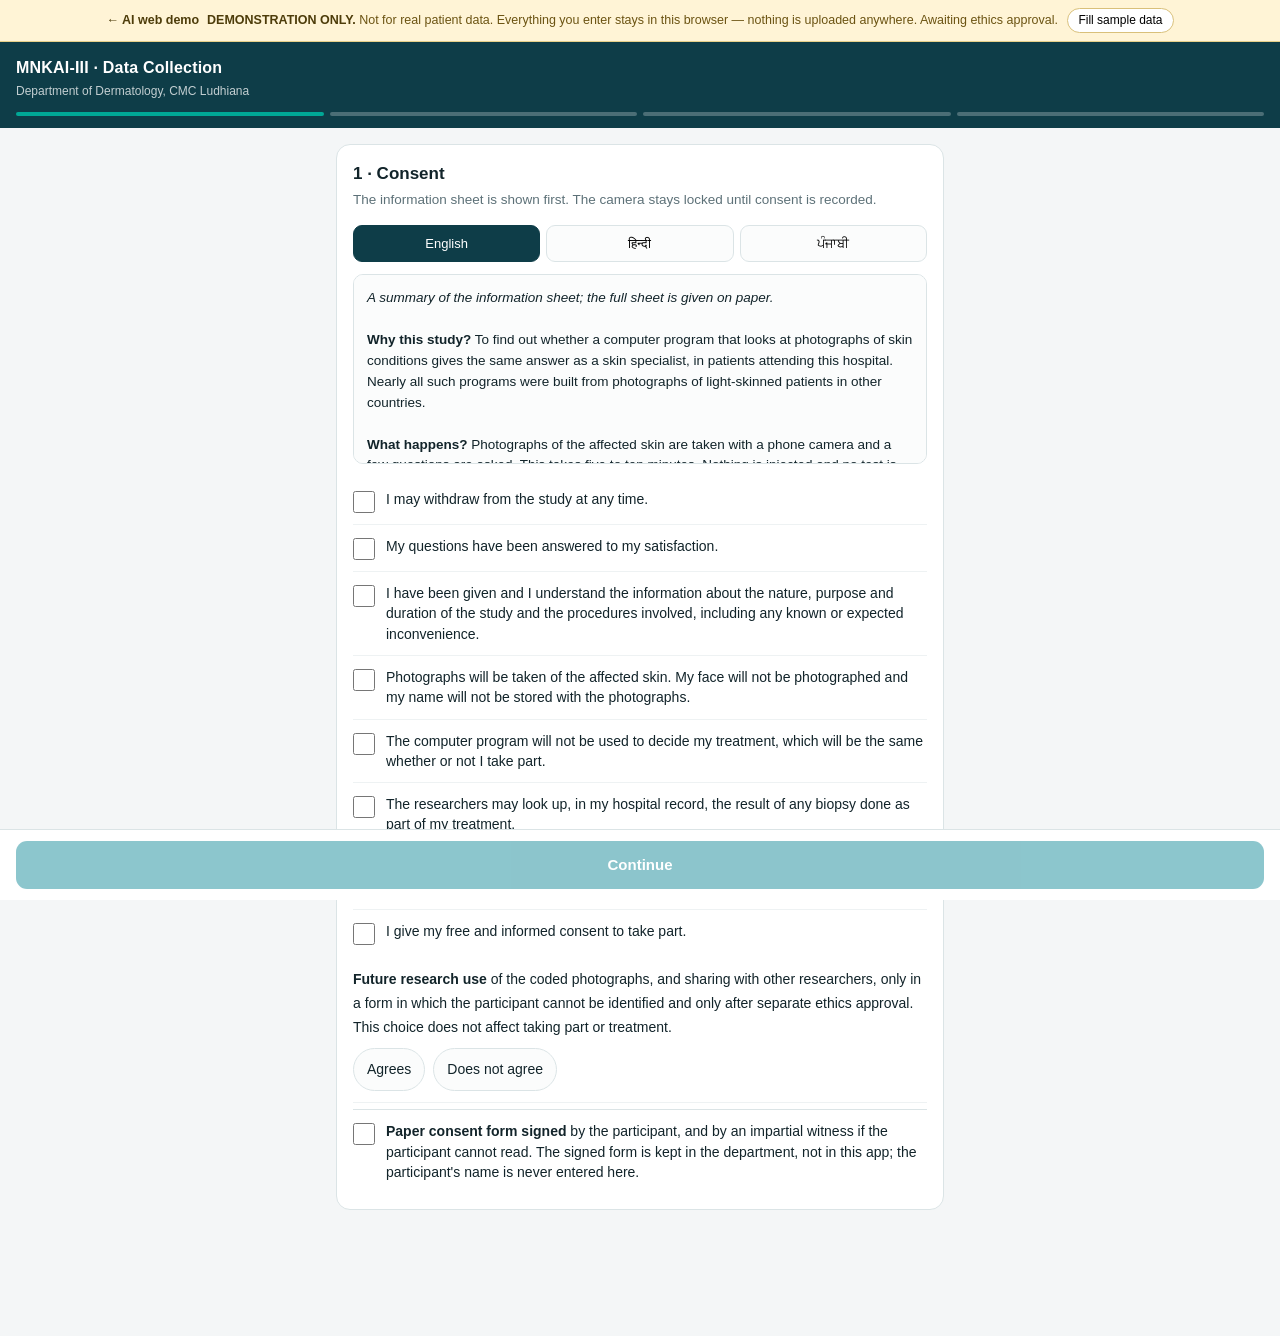
<file: collect/index.html>
<!doctype html>
<html lang="en">
<head>
<meta charset="utf-8">
<meta name="viewport" content="width=device-width, initial-scale=1, viewport-fit=cover">
<meta name="theme-color" content="#0E3D48">
<link rel="manifest" href="manifest.json">
<meta name="apple-mobile-web-app-capable" content="yes">
<meta name="apple-mobile-web-app-status-bar-style" content="black-translucent">
<meta name="apple-mobile-web-app-title" content="MNKAI Collect">
<title>MNKAI-III · Data Collection</title>
<meta name="robots" content="noindex">
<style>
:root{
  --bg:#f4f6f7; --card:#fff; --ink:#12242a; --muted:#5d7178; --line:#dbe4e6;
  --teal:#0E3D48; --accent:#028090; --mint:#00a896; --warn:#b8860b; --bad:#c0392b;
  --r:14px;
}
*{box-sizing:border-box;-webkit-tap-highlight-color:transparent}
html,body{margin:0;background:var(--bg);color:var(--ink);
  font:16px/1.5 -apple-system,BlinkMacSystemFont,"Segoe UI",Roboto,sans-serif}
body{padding-bottom:96px}

/* ---------- demo banner ---------- */
.demo{background:#fff4d6;border-bottom:1px solid #e6d08a;color:#6b5312;
  padding:8px 14px;font-size:12.5px;line-height:1.4;text-align:center}
.demo b{color:#4d3c0a}

/* ---------- header ---------- */
header{background:var(--teal);color:#fff;padding:14px 16px 12px;position:sticky;top:0;z-index:20}
header h1{margin:0;font-size:16px;font-weight:650;letter-spacing:.2px}
header p{margin:2px 0 0;font-size:12px;opacity:.75}
.steps{display:flex;gap:6px;margin-top:12px}
.steps i{flex:1;height:4px;border-radius:2px;background:rgba(255,255,255,.25);transition:background .3s}
.steps i.on{background:var(--mint)}

main{padding:16px;max-width:640px;margin:0 auto}
.card{background:var(--card);border:1px solid var(--line);border-radius:var(--r);
  padding:16px;margin-bottom:14px}
.card h2{margin:0 0 4px;font-size:17px}
.card p.sub{margin:0 0 14px;color:var(--muted);font-size:13.5px}

label{display:block;font-size:13px;font-weight:600;margin:14px 0 6px;color:var(--ink)}
input[type=text],input[type=number],select,textarea{
  width:100%;padding:12px 13px;font:inherit;font-size:16px;color:var(--ink);
  background:#fbfcfc;border:1px solid var(--line);border-radius:10px}
input:focus,select:focus,textarea:focus{outline:none;border-color:var(--accent)}
textarea{min-height:70px;resize:vertical}
.row{display:flex;gap:10px}.row>*{flex:1}

/* chip pickers */
.chips{display:flex;flex-wrap:wrap;gap:8px}
.chip{padding:10px 13px;border:1px solid var(--line);border-radius:999px;background:#fbfcfc;
  font-size:14px;cursor:pointer;user-select:none}
.chip.on{background:var(--teal);color:#fff;border-color:var(--teal)}
.fst{display:flex;gap:8px;flex-wrap:wrap}
.fst button{flex:1;min-width:60px;border:2px solid var(--line);border-radius:10px;padding:8px 4px;
  background:#fff;font:inherit;font-size:12px;cursor:pointer;text-align:center}
.fst button.on{border-color:var(--teal);box-shadow:0 0 0 2px rgba(14,61,72,.12)}
.fst .sw{height:26px;border-radius:6px;margin-bottom:5px}

/* consent */
.consent-item{display:flex;gap:11px;align-items:flex-start;padding:11px 0;border-bottom:1px solid #eef2f3}
.consent-item:last-child{border-bottom:0}
.consent-item input{width:22px;height:22px;margin:2px 0 0;flex:none;accent-color:var(--accent)}
.consent-item span{font-size:14px;line-height:1.45}
.langbar{display:flex;gap:6px;margin-bottom:12px}
.langbar button{flex:1;padding:8px;border:1px solid var(--line);background:#fbfcfc;border-radius:9px;
  font:inherit;font-size:13px;cursor:pointer}
.langbar button.on{background:var(--teal);color:#fff;border-color:var(--teal)}
canvas.sig{width:100%;height:130px;border:1px dashed var(--line);border-radius:10px;background:#fff;touch-action:none}

/* photo */
.shot{border:1px solid var(--line);border-radius:12px;overflow:hidden;margin-bottom:12px;background:#fbfcfc}
.shot .hd{display:flex;justify-content:space-between;align-items:center;padding:11px 13px;font-size:14px;font-weight:600}
.shot .hd small{font-weight:400;color:var(--muted);font-size:12px}
.shot img{width:100%;display:block;background:#eef2f3}
.shot .act{display:flex;gap:8px;padding:11px 13px}
.qc{padding:9px 13px;font-size:12.5px;border-top:1px solid var(--line)}
.qc.ok{color:#0b7a5a;background:#eefaf5}.qc.bad{color:var(--bad);background:#fdf0ee}

button.btn{padding:13px 16px;border:0;border-radius:11px;background:var(--accent);color:#fff;
  font:inherit;font-size:15px;font-weight:600;cursor:pointer;width:100%}
button.btn.sec{background:#fff;color:var(--teal);border:1px solid var(--line)}
button.btn:disabled{opacity:.45;cursor:not-allowed}
.locked{background:#fdf6f5;border:1px dashed #e2b5ae;color:#95443a;padding:14px;
  border-radius:11px;font-size:14px;text-align:center}

/* bottom bar */
.bar{position:fixed;left:0;right:0;bottom:0;background:#fff;border-top:1px solid var(--line);
  padding:11px 16px calc(11px + env(safe-area-inset-bottom));display:flex;gap:10px;z-index:20}
.bar .btn{flex:1}

.rec{display:flex;justify-content:space-between;align-items:center;padding:12px 0;border-bottom:1px solid #eef2f3;font-size:14px}
.rec:last-child{border-bottom:0}
.rec b{font-weight:600}.rec span{color:var(--muted);font-size:12.5px}
.pill{font-size:11px;padding:3px 9px;border-radius:99px;background:#e8f4f2;color:#0b6b5e;font-weight:600}
.hide{display:none}
.note{font-size:12.5px;color:var(--muted);margin-top:10px;line-height:1.5}
</style>
</head>
<body>

<div class="demo"><a href="../" style="color:#4d3c0a;font-weight:700;margin-right:8px;text-decoration:none">&larr; AI web demo</a><b>DEMONSTRATION ONLY.</b> Not for real patient data. Everything you enter stays
in this browser — nothing is uploaded anywhere. Awaiting ethics approval.
<button id="demoFill" style="margin-left:6px;padding:3px 10px;border:1px solid #d9c07a;
  background:#fff;border-radius:99px;font:inherit;font-size:12px;cursor:pointer">Fill sample data</button></div>

<header>
  <h1>MNKAI-III · Data Collection</h1>
  <p id="hsub">Department of Dermatology, CMC Ludhiana</p>
  <div class="steps"><i id="s1"></i><i id="s2"></i><i id="s3"></i><i id="s4"></i></div>
</header>

<main>

<!-- ================= STEP 1 — CONSENT ================= -->
<section id="step1">
  <div class="card">
    <h2>1 · Consent</h2>
    <p class="sub">The information sheet is shown first. The camera stays locked until consent is recorded.</p>

    <div class="langbar">
      <button class="on" data-lang="en">English</button>
      <button data-lang="hi">हिन्दी</button>
      <button data-lang="pa">ਪੰਜਾਬੀ</button>
    </div>

    <div id="pis" style="background:#fbfcfc;border:1px solid var(--line);border-radius:10px;padding:13px;font-size:13.5px;line-height:1.55;max-height:190px;overflow:auto"></div>

    <div id="consentList" style="margin-top:14px"></div>

    <div class="consent-item" style="display:block">
      <span id="fuText"></span>
      <div id="fuChips" style="display:flex;flex-wrap:wrap;gap:8px;margin-top:9px">
        <div class="chip" data-v="yes" id="fuYes"></div><div class="chip" data-v="no" id="fuNo"></div>
      </div>
    </div>

    <div class="consent-item" style="border-top:1px solid var(--line);margin-top:6px">
      <input type="checkbox" id="paperSigned"><span><b>Paper consent form signed</b> by the participant, and by an
      impartial witness if the participant cannot read. The signed form is kept in the department, not in this app;
      the participant's name is never entered here.</span></div>
  </div>
</section>

<!-- ================= STEP 2 — CLINICAL ================= -->
<section id="step2" class="hide">
  <div class="card">
    <h2>2 · Clinical details</h2>
    <p class="sub">Fixed lists are used instead of free text wherever possible.</p>

    <div class="row">
      <div><label>Study number</label><input type="text" id="sid" readonly></div>
      <div><label>Age (years)</label><input type="number" id="age" min="18" max="120" placeholder="—"></div>
    </div>

    <label>Sex</label>
    <div class="chips" data-single="sex">
      <div class="chip" data-v="Male">Male</div><div class="chip" data-v="Female">Female</div><div class="chip" data-v="Other">Other</div>
    </div>

    <label>Fitzpatrick skin type</label>
    <div class="fst" id="fst"></div>

    <label>Site</label>
    <div class="chips" data-single="site">
      <div class="chip" data-v="Head-neck">Head-neck</div><div class="chip" data-v="Anterior trunk">Ant. trunk</div>
      <div class="chip" data-v="Posterior trunk">Post. trunk</div><div class="chip" data-v="Upper limb">Upper limb</div>
      <div class="chip" data-v="Lower limb">Lower limb</div><div class="chip" data-v="Palms-soles">Palms-soles</div>
      <div class="chip" data-v="Nail">Nail</div><div class="chip" data-v="Scalp">Scalp</div>
    </div>

    <label>Side</label>
    <div class="chips" data-single="side">
      <div class="chip" data-v="Right">Right</div><div class="chip" data-v="Left">Left</div>
      <div class="chip" data-v="Midline">Midline</div><div class="chip" data-v="Bilateral">Bilateral</div>
    </div>

    <div class="row">
      <div><label>Duration</label><input type="number" id="dur" placeholder="—"></div>
      <div><label>Unit</label>
        <select id="durUnit"><option>days</option><option>weeks</option><option selected>months</option><option>years</option></select></div>
    </div>

    <label>Symptoms (select all that apply)</label>
    <div class="chips" data-multi="sym">
      <div class="chip" data-v="Itch">Itch</div><div class="chip" data-v="Pain">Pain</div>
      <div class="chip" data-v="Burning">Burning</div><div class="chip" data-v="Bleeding">Bleeding</div>
      <div class="chip" data-v="None">None</div>
    </div>

    <label>Change over time</label>
    <div class="chips" data-single="evo">
      <div class="chip" data-v="New">New</div><div class="chip" data-v="Growing">Growing</div>
      <div class="chip" data-v="Changing colour">Changing colour</div><div class="chip" data-v="Static">Static</div>
      <div class="chip" data-v="Resolving">Resolving</div>
    </div>

    <label>Treatment already taken</label>
    <input type="text" id="tx" placeholder="None / details">

    <label>Comorbidities</label>
    <div class="chips" data-multi="com">
      <div class="chip" data-v="Diabetes">Diabetes</div><div class="chip" data-v="Immunosuppression">Immunosuppression</div>
      <div class="chip" data-v="None">None</div>
    </div>
  </div>

  <div class="card">
    <h2>Clinician's assessment</h2>
    <p class="sub">Entered and locked before the system is run. The system's output is stored for the study and is never shown to the treating team.</p>
    <div id="dxLock" class="locked hide" style="margin-bottom:6px"></div>
    <label>Provisional clinical diagnosis</label>
    <input type="text" id="dx1" placeholder="Diagnosis">
    <label>Differential diagnoses</label>
    <input type="text" id="dx2" placeholder="2nd" style="margin-bottom:8px">
    <input type="text" id="dx3" placeholder="3rd">
    <label>Diagnosis recorded by</label>
    <div class="chips" data-single="grade">
      <div class="chip" data-v="Consultant">Consultant</div><div class="chip" data-v="Senior resident">Senior resident</div>
    </div>
    <label>Confidence</label>
    <div class="chips" data-single="conf">
      <div class="chip" data-v="Low">Low</div><div class="chip" data-v="Moderate">Moderate</div><div class="chip" data-v="High">High</div>
    </div>
    <label>Biopsy indicated</label>
    <div class="chips" data-single="bx">
      <div class="chip" data-v="No">No</div><div class="chip" data-v="Yes">Yes</div>
    </div>
    <div id="bxNoWrap" class="hide">
      <label>Histopathology number</label>
      <input type="text" id="bxno" placeholder="Accession number">
    </div>
  </div>
</section>

<!-- ================= STEP 3 — PHOTOS ================= -->
<section id="step3" class="hide">
  <div class="card">
    <h2>3 · Photographs</h2>
    <p class="sub">Main camera only. No dermatoscope or attachment. Two photographs per lesion.</p>
    <div id="camLock" class="locked">Camera locked — consent has not been recorded.</div>
    <div id="camArea" class="hide">
      <div class="shot" id="shotA">
        <div class="hd"><span>A · Site photograph</span><small>show surrounding skin</small></div>
        <img id="imgA" alt="" style="display:none">
        <div class="act"><button class="btn sec" data-shot="A">Take / choose photo</button></div>
        <div class="qc hide" id="qcA"></div>
      </div>
      <div class="shot" id="shotB">
        <div class="hd"><span>B · Close-up</span><small>lesion fills ≥ half the frame</small></div>
        <img id="imgB" alt="" style="display:none">
        <div class="act"><button class="btn sec" data-shot="B">Take / choose photo</button></div>
        <div class="qc hide" id="qcB"></div>
      </div>
      <p class="note">In darker skin the camera often under-exposes the lesion. Check the preview and
      raise exposure if the lesion looks unnaturally dark. Faces and identifying marks must stay out of frame.</p>
    </div>
    <input type="file" id="file" accept="image/*" capture="environment" class="hide">
  </div>
</section>

<!-- ================= STEP 4 — REVIEW ================= -->
<section id="step4" class="hide">
  <div class="card">
    <h2>4 · Review and save</h2>
    <p class="sub">Check before saving. Photographs are stored under the study number only.</p>
    <div id="review"></div>
  </div>
  <div class="card">
    <h2>Saved records on this device</h2>
    <p class="sub">Nothing leaves this phone. Export produces a single file you can move later.</p>
    <div id="recs"></div>
    <div style="display:flex;gap:8px;margin-top:14px">
      <button class="btn sec" id="export" style="flex:1">Export all</button>
      <button class="btn sec" id="wipe" style="flex:1;color:var(--bad)">Delete all</button>
    </div>
  </div>
</section>

</main>

<div class="bar">
  <button class="btn sec hide" id="back">Back</button>
  <button class="btn" id="next">Continue</button>
</div>

<script>
/* ---------------- content ---------------- */
const PIS = {
 en:`<i>A summary of the information sheet; the full sheet is given on paper.</i><br><br><b>Why this study?</b> To find out whether a computer program that looks at photographs of skin
 conditions gives the same answer as a skin specialist, in patients attending this hospital. Nearly all
 such programs were built from photographs of light-skinned patients in other countries.<br><br>
 <b>What happens?</b> Photographs of the affected skin are taken with a phone camera and a few questions
 are asked. This takes five to ten minutes. Nothing is injected and no test is done for this study.<br><br>
 <b>Will it decide my treatment?</b> No. Your doctor decides in the usual way, before the program is used.<br><br>
 <b>Privacy.</b> Photographs are coded: they are stored under a study number, not your name. Your face is not
 photographed. If a biopsy is done as part of your treatment, the researcher will later look up its result in your
 hospital record. Keeping the photographs for future research is a separate choice, and saying no does not affect
 your treatment.
 Taking part is voluntary and you may withdraw at any time.`,
 hi:`<i>सूचना पत्र का सारांश; पूरा सूचना पत्र कागज़ पर दिया जाता है।</i><br><br><b>यह अध्ययन क्यों?</b> यह जानने के लिए कि त्वचा रोगों की तस्वीरें देखने वाला कंप्यूटर प्रोग्राम
 इस अस्पताल के रोगियों में त्वचा विशेषज्ञ के समान उत्तर देता है या नहीं। ऐसे लगभग सभी प्रोग्राम अन्य
 देशों के गोरी त्वचा वाले रोगियों की तस्वीरों से बने हैं।<br><br>
 <b>क्या होगा?</b> फोन के कैमरे से प्रभावित त्वचा की तस्वीरें ली जाएँगी और कुछ प्रश्न पूछे जाएँगे।
 इसमें पाँच से दस मिनट लगेंगे। कोई इंजेक्शन नहीं लगेगा और इस अध्ययन हेतु कोई जाँच नहीं होगी।<br><br>
 <b>क्या यह मेरा उपचार तय करेगा?</b> नहीं। आपके चिकित्सक सामान्य रूप से ही निर्णय लेंगे, और प्रोग्राम चलाने से पूर्व लेंगे।<br><br>
 <b>गोपनीयता।</b> तस्वीरें कोड की जाएँगी: वे आपके नाम से नहीं, एक अध्ययन क्रमांक से रखी जाएँगी। चेहरे की तस्वीर नहीं ली जाएगी।
 यदि आपके उपचार के अंतर्गत बायोप्सी की जाती है, तो शोधकर्ता बाद में उसका परिणाम आपके अस्पताल रिकॉर्ड से देखेंगे।
 तस्वीरों को भविष्य के शोध हेतु रखना एक पृथक निर्णय है, और मना करने से आपका उपचार प्रभावित नहीं होगा।
 भाग लेना स्वैच्छिक है और आप कभी भी हट सकते हैं।`,
 pa:`<i>ਜਾਣਕਾਰੀ ਪੱਤਰ ਦਾ ਸਾਰ; ਪੂਰਾ ਜਾਣਕਾਰੀ ਪੱਤਰ ਕਾਗ਼ਜ਼ 'ਤੇ ਦਿੱਤਾ ਜਾਂਦਾ ਹੈ।</i><br><br><b>ਇਹ ਅਧਿਐਨ ਕਿਉਂ?</b> ਇਹ ਜਾਣਨ ਲਈ ਕਿ ਚਮੜੀ ਦੇ ਰੋਗਾਂ ਦੀਆਂ ਤਸਵੀਰਾਂ ਵੇਖਣ ਵਾਲਾ ਕੰਪਿਊਟਰ ਪ੍ਰੋਗਰਾਮ
 ਇਸ ਹਸਪਤਾਲ ਦੇ ਮਰੀਜ਼ਾਂ ਵਿੱਚ ਚਮੜੀ ਦੇ ਮਾਹਿਰ ਵਾਂਗ ਜਵਾਬ ਦਿੰਦਾ ਹੈ ਜਾਂ ਨਹੀਂ। ਅਜਿਹੇ ਲਗਭਗ ਸਾਰੇ ਪ੍ਰੋਗਰਾਮ ਹੋਰ ਦੇਸ਼ਾਂ ਦੇ ਗੋਰੀ ਚਮੜੀ ਵਾਲੇ ਮਰੀਜ਼ਾਂ ਦੀਆਂ ਤਸਵੀਰਾਂ ਤੋਂ ਬਣੇ ਹਨ।<br><br>
 <b>ਕੀ ਹੋਵੇਗਾ?</b> ਫ਼ੋਨ ਦੇ ਕੈਮਰੇ ਨਾਲ ਪ੍ਰਭਾਵਿਤ ਚਮੜੀ ਦੀਆਂ ਤਸਵੀਰਾਂ ਲਈਆਂ ਜਾਣਗੀਆਂ ਅਤੇ ਕੁਝ ਸਵਾਲ ਪੁੱਛੇ
 ਜਾਣਗੇ। ਇਸ ਵਿੱਚ ਪੰਜ ਤੋਂ ਦਸ ਮਿੰਟ ਲੱਗਣਗੇ। ਕੋਈ ਟੀਕਾ ਨਹੀਂ ਲੱਗੇਗਾ ਅਤੇ ਇਸ ਅਧਿਐਨ ਲਈ ਕੋਈ ਜਾਂਚ ਨਹੀਂ ਕੀਤੀ ਜਾਵੇਗੀ।<br><br>
 <b>ਕੀ ਇਹ ਮੇਰਾ ਇਲਾਜ ਤੈਅ ਕਰੇਗਾ?</b> ਨਹੀਂ। ਤੁਹਾਡੇ ਡਾਕਟਰ ਆਮ ਤਰੀਕੇ ਨਾਲ ਹੀ ਫ਼ੈਸਲਾ ਕਰਨਗੇ, ਅਤੇ ਪ੍ਰੋਗਰਾਮ ਚਲਾਉਣ ਤੋਂ ਪਹਿਲਾਂ ਕਰਨਗੇ।<br><br>
 <b>ਨਿੱਜਤਾ।</b> ਤਸਵੀਰਾਂ ਕੋਡ ਕੀਤੀਆਂ ਜਾਣਗੀਆਂ: ਉਹ ਤੁਹਾਡੇ ਨਾਮ ਨਾਲ ਨਹੀਂ, ਇੱਕ ਅਧਿਐਨ ਨੰਬਰ ਨਾਲ ਰੱਖੀਆਂ ਜਾਣਗੀਆਂ। ਚਿਹਰੇ ਦੀ ਤਸਵੀਰ ਨਹੀਂ
 ਲਈ ਜਾਵੇਗੀ। ਜੇ ਤੁਹਾਡੇ ਇਲਾਜ ਦੇ ਹਿੱਸੇ ਵਜੋਂ ਬਾਇਓਪਸੀ ਕੀਤੀ ਜਾਂਦੀ ਹੈ, ਤਾਂ ਖੋਜਕਰਤਾ ਬਾਅਦ ਵਿੱਚ ਉਸਦਾ ਨਤੀਜਾ ਤੁਹਾਡੇ ਹਸਪਤਾਲ ਦੇ ਰਿਕਾਰਡ ਵਿੱਚੋਂ ਵੇਖਣਗੇ।
 ਤਸਵੀਰਾਂ ਨੂੰ ਭਵਿੱਖ ਦੀ ਖੋਜ ਲਈ ਰੱਖਣਾ ਇੱਕ ਵੱਖਰਾ ਫ਼ੈਸਲਾ ਹੈ, ਅਤੇ ਨਾਂਹ ਕਹਿਣ ਨਾਲ ਤੁਹਾਡੇ ਇਲਾਜ ਉੱਤੇ ਕੋਈ ਅਸਰ ਨਹੀਂ ਪਵੇਗਾ। ਭਾਗ ਲੈਣਾ ਸਵੈ-ਇੱਛਤ ਹੈ ਅਤੇ ਤੁਸੀਂ ਕਿਸੇ ਵੀ ਸਮੇਂ ਹਟ ਸਕਦੇ ਹੋ।`};

const CONSENT = {
 en:["I may withdraw from the study at any time.",
     "My questions have been answered to my satisfaction.",
     "I have been given and I understand the information about the nature, purpose and duration of the study and the procedures involved, including any known or expected inconvenience.",
     "Photographs will be taken of the affected skin. My face will not be photographed and my name will not be stored with the photographs.",
     "The computer program will not be used to decide my treatment, which will be the same whether or not I take part.",
     "The researchers may look up, in my hospital record, the result of any biopsy done as part of my treatment.",
     "My medical data remain confidential, and I authorise that they be looked at only by persons involved in the research.",
     "I give my free and informed consent to take part."],
 hi:["मैं किसी भी समय अध्ययन से हट सकता / सकती हूँ।",
     "मेरे प्रश्नों के उत्तर मेरी संतुष्टि के अनुसार दिए गए हैं।",
     "मुझे अध्ययन की प्रकृति, उद्देश्य एवं अवधि तथा इसमें सम्मिलित प्रक्रियाओं की जानकारी दी गई है और मैं उसे समझता / समझती हूँ, जिसमें कोई भी ज्ञात या संभावित असुविधा भी सम्मिलित है।",
     "प्रभावित त्वचा की तस्वीरें ली जाएँगी। मेरे चेहरे की तस्वीर नहीं ली जाएगी और तस्वीरों के साथ मेरा नाम नहीं रखा जाएगा।",
     "कंप्यूटर प्रोग्राम का उपयोग मेरे उपचार का निर्णय लेने हेतु नहीं होगा, और मेरा उपचार वैसा ही रहेगा चाहे मैं भाग लूँ अथवा न लूँ।",
     "शोधकर्ता मेरे उपचार के अंतर्गत की गई किसी भी बायोप्सी (त्वचा के टुकड़े की जाँच) का परिणाम मेरे अस्पताल रिकॉर्ड से देख सकते हैं।",
     "मेरा चिकित्सीय विवरण गोपनीय रहेगा और मैं अधिकृत करता / करती हूँ कि इसे केवल शोध से जुड़े व्यक्ति ही देखें।",
     "मैं स्वतंत्र एवं सूचित सहमति देता / देती हूँ।"],
 pa:["ਮੈਂ ਕਿਸੇ ਵੀ ਸਮੇਂ ਅਧਿਐਨ ਤੋਂ ਹਟ ਸਕਦਾ / ਸਕਦੀ ਹਾਂ।",
     "ਮੇਰੇ ਸਵਾਲਾਂ ਦੇ ਜਵਾਬ ਮੇਰੀ ਤਸੱਲੀ ਅਨੁਸਾਰ ਦਿੱਤੇ ਗਏ ਹਨ।",
     "ਮੈਨੂੰ ਅਧਿਐਨ ਦੀ ਪ੍ਰਕਿਰਤੀ, ਉਦੇਸ਼ ਅਤੇ ਮਿਆਦ ਬਾਰੇ ਅਤੇ ਇਸ ਵਿੱਚ ਸ਼ਾਮਲ ਪ੍ਰਕਿਰਿਆਵਾਂ ਬਾਰੇ ਜਾਣਕਾਰੀ ਦਿੱਤੀ ਗਈ ਹੈ ਅਤੇ ਮੈਂ ਉਸਨੂੰ ਸਮਝਦਾ / ਸਮਝਦੀ ਹਾਂ, ਜਿਸ ਵਿੱਚ ਕੋਈ ਵੀ ਜਾਣੀ ਜਾਂ ਸੰਭਾਵੀ ਅਸੁਵਿਧਾ ਵੀ ਸ਼ਾਮਲ ਹੈ।",
     "ਪ੍ਰਭਾਵਿਤ ਚਮੜੀ ਦੀਆਂ ਤਸਵੀਰਾਂ ਲਈਆਂ ਜਾਣਗੀਆਂ। ਮੇਰੇ ਚਿਹਰੇ ਦੀ ਤਸਵੀਰ ਨਹੀਂ ਲਈ ਜਾਵੇਗੀ ਅਤੇ ਤਸਵੀਰਾਂ ਨਾਲ ਮੇਰਾ ਨਾਮ ਨਹੀਂ ਰੱਖਿਆ ਜਾਵੇਗਾ।",
     "ਕੰਪਿਊਟਰ ਪ੍ਰੋਗਰਾਮ ਮੇਰੇ ਇਲਾਜ ਦਾ ਫ਼ੈਸਲਾ ਨਹੀਂ ਕਰੇਗਾ, ਅਤੇ ਮੇਰਾ ਇਲਾਜ ਉਹੀ ਰਹੇਗਾ ਭਾਵੇਂ ਮੈਂ ਭਾਗ ਲਵਾਂ ਜਾਂ ਨਾ ਲਵਾਂ।",
     "ਖੋਜਕਰਤਾ ਮੇਰੇ ਇਲਾਜ ਦੌਰਾਨ ਕੀਤੀ ਗਈ ਕਿਸੇ ਵੀ ਬਾਇਓਪਸੀ (ਚਮੜੀ ਦੇ ਟੁਕੜੇ ਦੀ ਜਾਂਚ) ਦਾ ਨਤੀਜਾ ਮੇਰੇ ਹਸਪਤਾਲ ਦੇ ਰਿਕਾਰਡ ਵਿੱਚੋਂ ਵੇਖ ਸਕਦੇ ਹਨ।",
     "ਮੇਰਾ ਮੈਡੀਕਲ ਵੇਰਵਾ ਗੁਪਤ ਰਹੇਗਾ ਅਤੇ ਮੈਂ ਅਧਿਕਾਰ ਦਿੰਦਾ / ਦਿੰਦੀ ਹਾਂ ਕਿ ਇਸਨੂੰ ਸਿਰਫ਼ ਖੋਜ ਨਾਲ ਜੁੜੇ ਵਿਅਕਤੀ ਹੀ ਵੇਖਣ।",
     "ਮੈਂ ਆਜ਼ਾਦ ਅਤੇ ਸੂਚਿਤ ਸਹਿਮਤੀ ਦਿੰਦਾ / ਦਿੰਦੀ ਹਾਂ।"]};

const FST = [["I","#f5d0b9"],["II","#e8b48f"],["III","#d19c6a"],["IV","#a9714b"],["V","#7a4a2b"],["VI","#4a2c1a"]];

/* ---------------- state ---------------- */
let lang="en", step=1;
const D = {sex:"",fst:"",site:"",side:"",sym:[],evo:"",com:[],conf:"",grade:"",bx:"No",photos:{},qc:{},futureUse:"",dxLockedAt:""};

/* future use of the coded photographs is a separate choice (protocol consent item 6): either answer is allowed,
   but one must be recorded, and saying no does not stop the participant taking part */
const FUTURE = {
 en:["<b>Future research use</b> of the coded photographs, and sharing with other researchers, only in a form in which the participant cannot be identified and only after separate ethics approval. This choice does not affect taking part or treatment.","Agrees","Does not agree"],
 hi:["कोड की गई तस्वीरों का <b>भविष्य के शोध में उपयोग</b> तथा अन्य शोधकर्ताओं के साथ साझा करना, केवल ऐसे रूप में जिसमें पहचान न हो सके और केवल संस्थागत आचार समिति की पृथक अनुमति के पश्चात। यह निर्णय अध्ययन में भागीदारी या उपचार को प्रभावित नहीं करेगा।","सहमत","सहमत नहीं"],
 pa:["ਕੋਡ ਕੀਤੀਆਂ ਤਸਵੀਰਾਂ ਦੀ <b>ਭਵਿੱਖ ਦੀ ਖੋਜ ਵਿੱਚ ਵਰਤੋਂ</b> ਅਤੇ ਹੋਰ ਖੋਜਕਰਤਾਵਾਂ ਨਾਲ ਸਾਂਝ, ਸਿਰਫ਼ ਅਜਿਹੇ ਰੂਪ ਵਿੱਚ ਜਿਸ ਵਿੱਚ ਪਛਾਣ ਨਾ ਹੋ ਸਕੇ ਅਤੇ ਸਿਰਫ਼ ਸੰਸਥਾਗਤ ਨੈਤਿਕਤਾ ਕਮੇਟੀ ਦੀ ਵੱਖਰੀ ਮਨਜ਼ੂਰੀ ਤੋਂ ਬਾਅਦ। ਇਹ ਫ਼ੈਸਲਾ ਅਧਿਐਨ ਵਿੱਚ ਭਾਗੀਦਾਰੀ ਜਾਂ ਇਲਾਜ ਨੂੰ ਪ੍ਰਭਾਵਿਤ ਨਹੀਂ ਕਰੇਗਾ।","ਸਹਿਮਤ","ਸਹਿਮਤ ਨਹੀਂ"]};
const $ = s=>document.querySelector(s), $$ = s=>[...document.querySelectorAll(s)];
/* typed text is escaped before it is placed in the page */
const esc = v=>String(v??"").replace(/[&<>"']/g,c=>({"&":"&amp;","<":"&lt;",">":"&gt;",'"':"&quot;","'":"&#39;"}[c]));

function studyId(){
  /* allotted in sequence (Proforma Section 1); the counter survives "Delete all" so a number is never reused */
  const last = +(localStorage.getItem("mnkai_seq")||0);
  const n = Math.max(last, JSON.parse(localStorage.getItem("mnkai_recs")||"[]").length)+1;
  return "CMC-DERM-" + String(n).padStart(4,"0");
}

/* ---------------- consent UI ---------------- */
function renderConsent(){
  /* keep any ticks already given: the items are the same in every language, only the language of
     the wording changes, so a participant re-reading in another language must not
     silently lose their consent. */
  const prev = $$("#consentList input").map(c=>c.checked);
  $("#pis").innerHTML = PIS[lang];
  $("#consentList").innerHTML = CONSENT[lang].map((t,i)=>
    `<div class="consent-item"><input type="checkbox" id="c${i}"${prev[i]?" checked":""}><span>${t}</span></div>`).join("");
  $$("#consentList input").forEach(c=>c.onchange=updateNext);
  $("#fuText").innerHTML = FUTURE[lang][0]; $("#fuYes").textContent = FUTURE[lang][1]; $("#fuNo").textContent = FUTURE[lang][2];
  updateNext();
}
$$("#fuChips .chip").forEach(c=>c.onclick=()=>{
  $$("#fuChips .chip").forEach(x=>x.classList.remove("on")); c.classList.add("on"); D.futureUse=c.dataset.v; updateNext();
});
$$(".langbar button").forEach(b=>b.onclick=()=>{
  $$(".langbar button").forEach(x=>x.classList.remove("on")); b.classList.add("on");
  lang=b.dataset.lang; renderConsent();
});

/* the signed paper consent form is the record of consent (protocol, Proforma Section 1) */
$("#paperSigned").onchange=updateNext;

/* ---------------- chips ---------------- */
$$(".chips").forEach(g=>{
  const single=g.dataset.single, multi=g.dataset.multi;
  g.querySelectorAll(".chip").forEach(c=>c.onclick=()=>{
    if(single){g.querySelectorAll(".chip").forEach(x=>x.classList.remove("on"));c.classList.add("on");D[single]=c.dataset.v;
      if(single==="bx") $("#bxNoWrap").classList.toggle("hide", c.dataset.v!=="Yes");}
    else{c.classList.toggle("on");D[multi]=[...g.querySelectorAll(".chip.on")].map(x=>x.dataset.v);}
    updateNext();
  });
});
$("#fst").innerHTML = FST.map(([n,c])=>
  `<button data-v="${n}"><div class="sw" style="background:${c}"></div>${n}</button>`).join("");
$$("#fst button").forEach(b=>b.onclick=()=>{
  $$("#fst button").forEach(x=>x.classList.remove("on"));b.classList.add("on");D.fst=b.dataset.v;updateNext();});

/* ---------------- photos ---------------- */
let pendingShot=null;
$$("[data-shot]").forEach(b=>b.onclick=()=>{pendingShot=b.dataset.shot;$("#file").click();});
$("#file").onchange=async e=>{
  const f=e.target.files[0]; if(!f) return;
  const img=await downscale(f,1600);
  const k=pendingShot; D.photos[k]=img.dataUrl;
  const el=$("#img"+k); el.src=img.dataUrl; el.style.display="block";
  const issues=[];
  if(Math.max(img.w0,img.h0)<1000) issues.push("too small ("+img.w0+"×"+img.h0+" px)");
  if(img.sharpness<12) issues.push("blurred");
  if(img.mean<62) issues.push("under-exposed");
  if(img.glare>0.06) issues.push("strong glare");
  if(f.size/(img.w0*img.h0)<0.03) issues.push("heavily compressed");   /* camera photos are ~0.2-1 byte per pixel */
  const prev=D.qc[k]||{attempts:0,retake_reasons:[]};
  if(prev.attempts>0 && prev.issues && prev.issues.length) prev.retake_reasons.push(prev.issues.join(", "));
  D.qc[k]={attempts:prev.attempts+1,issues,retake_reasons:prev.retake_reasons,override:"",sharpness:+img.sharpness.toFixed(1),
           mean:+img.mean.toFixed(0),glare:+img.glare.toFixed(3),px:[img.w0,img.h0]};
  const q=$("#qc"+k); q.classList.remove("hide"); q.replaceChildren();
  if(issues.length){ q.className="qc bad";
    const lab=document.createElement("label"); lab.style.margin="8px 0 4px"; lab.textContent="Or keep it, with the reason:";
    const sel=document.createElement("select");
    ["","Site cannot be photographed better","Patient could not wait for a retake","Check is wrong for this lesion"].forEach(t=>{
      const o=document.createElement("option"); o.value=t; o.textContent=t||"—"; sel.append(o); });
    sel.onchange=e=>{ D.qc[k].override=e.target.value; updateNext(); };
    q.append("Check failed: "+issues.join(", ")+". Please retake.", lab, sel); }
  else { q.className="qc ok"; q.textContent="Quality check passed: size, sharpness, exposure, glare and compression (attempt "+D.qc[k].attempts+")."; }
  $("#file").value=""; updateNext();
};
/* downscale + crude sharpness (variance of Laplacian) and mean brightness */
function downscale(file,max){
  return new Promise(res=>{
    const fr=new FileReader();
    fr.onload=()=>{const im=new Image();im.onload=()=>{
      const sc=Math.min(1,max/Math.max(im.width,im.height));
      const c=document.createElement("canvas");c.width=im.width*sc;c.height=im.height*sc;
      const cx=c.getContext("2d");cx.drawImage(im,0,0,c.width,c.height);
      /* analyse on a small grayscale copy */
      const s=document.createElement("canvas");s.width=160;s.height=160*(c.height/c.width);
      const sx=s.getContext("2d");sx.drawImage(c,0,0,s.width,s.height);
      const d=sx.getImageData(0,0,s.width,s.height).data;
      const g=[];let sum=0;
      for(let i=0;i<d.length;i+=4){const v=.299*d[i]+.587*d[i+1]+.114*d[i+2];g.push(v);sum+=v;}
      const mean=sum/g.length, glare=g.filter(v=>v>250).length/g.length;
      let lv=0,n=0;
      for(let y=1;y<s.height-1;y++)for(let x=1;x<s.width-1;x++){
        const i=y*s.width+x;
        const l=-4*g[i]+g[i-1]+g[i+1]+g[i-s.width]+g[i+s.width];
        lv+=l*l;n++;}
      res({dataUrl:c.toDataURL("image/jpeg",.9),sharpness:Math.sqrt(lv/n),mean,glare,w0:im.width,h0:im.height});
    };im.src=fr.result;};
    fr.readAsDataURL(file);
  });
}

/* ---------------- navigation ---------------- */
function consentOk(){
  const boxes=$$("#consentList input");
  return boxes.length>0 && boxes.every(b=>b.checked) && $("#paperSigned").checked && !!D.futureUse;
}
function updateNext(){
  let ok=false;
  if(step===1) ok=consentOk();
  const age=Number($("#age").value);
  if(step===2) ok = age>=18 && age<=120 && D.sex && D.fst && D.site && $("#dx1").value.trim() && D.grade;
  const shotOk=k=>!!D.photos[k] && D.qc[k] && (!D.qc[k].issues.length || !!D.qc[k].override);
  if(step===3) ok = shotOk("A") && shotOk("B");
  if(step===4) ok = true;
  $("#next").disabled=!ok;
  $("#next").textContent = step===4 ? "Save record" : "Continue";
  $("#back").classList.toggle("hide", step===1);
  for(let i=1;i<=4;i++) $("#s"+i).classList.toggle("on", i<=step);
  /* camera lock reflects consent */
  $("#camLock").classList.toggle("hide", consentOk());
  $("#camArea").classList.toggle("hide", !consentOk());
}
["#age","#dx1"].forEach(s=>$(s).addEventListener("input",updateNext));

function show(n){
  step=n;
  [1,2,3,4].forEach(i=>$("#step"+i).classList.toggle("hide",i!==n));
  if(n===2 && !$("#sid").value) $("#sid").value=studyId();
  if(n>=3 && !D.dxLockedAt){                 /* the clinician's diagnosis is locked before photographs and analysis */
    D.dxLockedAt=new Date().toISOString();
    ["#dx1","#dx2","#dx3"].forEach(s=>$(s).readOnly=true);
    $$('.chips[data-single="conf"] .chip,.chips[data-single="grade"] .chip').forEach(c=>c.style.pointerEvents="none");
    $("#dxLock").textContent="Diagnosis locked at "+new Date(D.dxLockedAt).toLocaleTimeString()+"; it cannot be changed now.";
    $("#dxLock").classList.remove("hide");
  }
  if(n===4) renderReview();
  scrollTo({top:0,behavior:"smooth"});
  updateNext();
}
$("#next").onclick=()=>{ if(step<4) show(step+1); else saveRecord(); };
$("#back").onclick=()=>show(step-1);

/* ---------------- review + storage ---------------- */
function collect(){
  return {
    study_id:$("#sid").value, date:new Date().toISOString(),
    age:$("#age").value, sex:D.sex, fitzpatrick:D.fst,
    site:D.site, side:D.side,
    duration:($("#dur").value?$("#dur").value+" "+$("#durUnit").value:""),
    symptoms:D.sym, evolution:D.evo, treatment:$("#tx").value, comorbidities:D.com,
    clinical_dx:$("#dx1").value, differential:[$("#dx2").value,$("#dx3").value].filter(Boolean),
    confidence:D.conf, recorded_by:D.grade, dx_locked_at:D.dxLockedAt, biopsy:D.bx, histopath_no:$("#bxno").value,
    consent:{language:lang, all_items:true, paper_form_signed:true, future_use:D.futureUse},
    photos:{site:!!D.photos.A, closeup:!!D.photos.B, quality:{site:D.qc.A, closeup:D.qc.B}, device:navigator.userAgent}
  };
}
function renderReview(){
  const r=collect();
  const row=(k,v)=>v?`<div class="rec"><b>${k}</b><span>${esc(Array.isArray(v)?v.join(", "):v)}</span></div>`:"";
  $("#review").innerHTML =
    row("Study number",r.study_id)+row("Age / sex",r.age+" · "+r.sex)+row("Fitzpatrick",r.fitzpatrick)+
    row("Site",r.site+(r.side?" · "+r.side:""))+row("Duration",r.duration)+row("Symptoms",r.symptoms)+
    row("Change",r.evolution)+row("Clinical diagnosis",r.clinical_dx)+row("Differential",r.differential)+
    row("Confidence",r.confidence)+row("Recorded by",r.recorded_by)+row("Biopsy",r.biopsy+(r.histopath_no?" · "+r.histopath_no:""))+
    row("Consent",r.consent.language.toUpperCase()+" · paper form signed · future use: "+(r.consent.future_use==="yes"?"agrees":"does not agree"))+
    `<div class="rec"><b>Photographs</b><span class="pill">2 attached</span></div>`+
    `<p class="note">The participant's name is not part of this record. It appears only on the signed
     paper consent form, which is kept in the department.</p>`;
}
function recs(){return JSON.parse(localStorage.getItem("mnkai_recs")||"[]");}
function saveRecord(){
  const r=collect();
  r._images={site:D.photos.A,closeup:D.photos.B};
  const all=recs(); all.push(r);
  try{ localStorage.setItem("mnkai_recs",JSON.stringify(all)); localStorage.setItem("mnkai_seq",String(parseInt(r.study_id.slice(-4),10))); }
  catch(e){ alert("Device storage full. Export and clear the saved records first."); return; }
  alert("Saved "+r.study_id+" on this device.");
  location.reload();
}
function renderRecs(){
  const all=recs();
  $("#recs").innerHTML = all.length ? all.map(r=>
    `<div class="rec"><div><b>${esc(r.study_id)}</b><br><span>${esc(r.clinical_dx||"—")} · ${esc(r.site||"—")}</span></div>
     <span class="pill">${new Date(r.date).toLocaleDateString()}</span></div>`).join("")
    : `<p class="note">No records saved yet.</p>`;
}
$("#export").onclick=()=>{
  const all=recs(); if(!all.length) return alert("Nothing to export.");
  const b=new Blob([JSON.stringify(all,null,2)],{type:"application/json"});
  const a=document.createElement("a");a.href=URL.createObjectURL(b);
  a.download="mnkai_collect_"+new Date().toISOString().slice(0,10)+".json";a.click();
};
$("#wipe").onclick=()=>{ if(confirm("Delete all records saved on this device?")){localStorage.removeItem("mnkai_recs");renderRecs();} };

/* ---------------- demo helper ----------------
   Fills the form with a plausible sample case so a visitor can see the whole flow in a
   few seconds without typing. It fills fields only; it never bypasses the consent gate,
   which still requires every item ticked and the paper-form box ticked. */
$("#demoFill").onclick=()=>{
  if(step===1){
    $$("#consentList input").forEach(c=>{c.checked=true;c.dispatchEvent(new Event("change"));});
    $("#paperSigned").checked=true;
    $("#fuYes").click();
    updateNext();
    alert("Consent section filled. Press Continue, then use this button again on the next screen.");
    return;
  }
  if(step===2){
    $("#age").value=54; $("#age").dispatchEvent(new Event("input"));
    const pick=(sel,v)=>{const c=[...document.querySelectorAll(sel+" .chip")].find(x=>x.dataset.v===v); if(c&&!c.classList.contains("on"))c.click();};
    pick(".chips[data-single=sex]","Male");
    const fb=[...document.querySelectorAll("#fst button")].find(b=>b.dataset.v==="V"); if(fb)fb.click();
    pick(".chips[data-single=site]","Lower limb");
    pick(".chips[data-single=side]","Right");
    $("#dur").value=3;
    pick(".chips[data-multi=sym]","Itch");
    pick(".chips[data-single=evo]","Growing");
    $("#tx").value="Topical clotrimazole, 2 weeks";
    pick(".chips[data-multi=com]","Diabetes");
    $("#dx1").value="Tinea corporis"; $("#dx1").dispatchEvent(new Event("input"));
    $("#dx2").value="Nummular eczema"; $("#dx3").value="Psoriasis";
    pick(".chips[data-single=conf]","Moderate");
    pick(".chips[data-single=grade]","Consultant");
    updateNext();
    alert("Clinical details filled. Press Continue to reach the photograph step.");
    return;
  }
  alert("Sample data is filled on the consent and clinical screens. On this screen, use your own photographs.");
};

/* offline support, so the demo still opens without a connection */
if("serviceWorker" in navigator){
  addEventListener("load",()=>navigator.serviceWorker.register("sw.js").catch(()=>{}));
}

renderConsent(); renderRecs(); show(1);
</script>
</body>
</html>
</file>
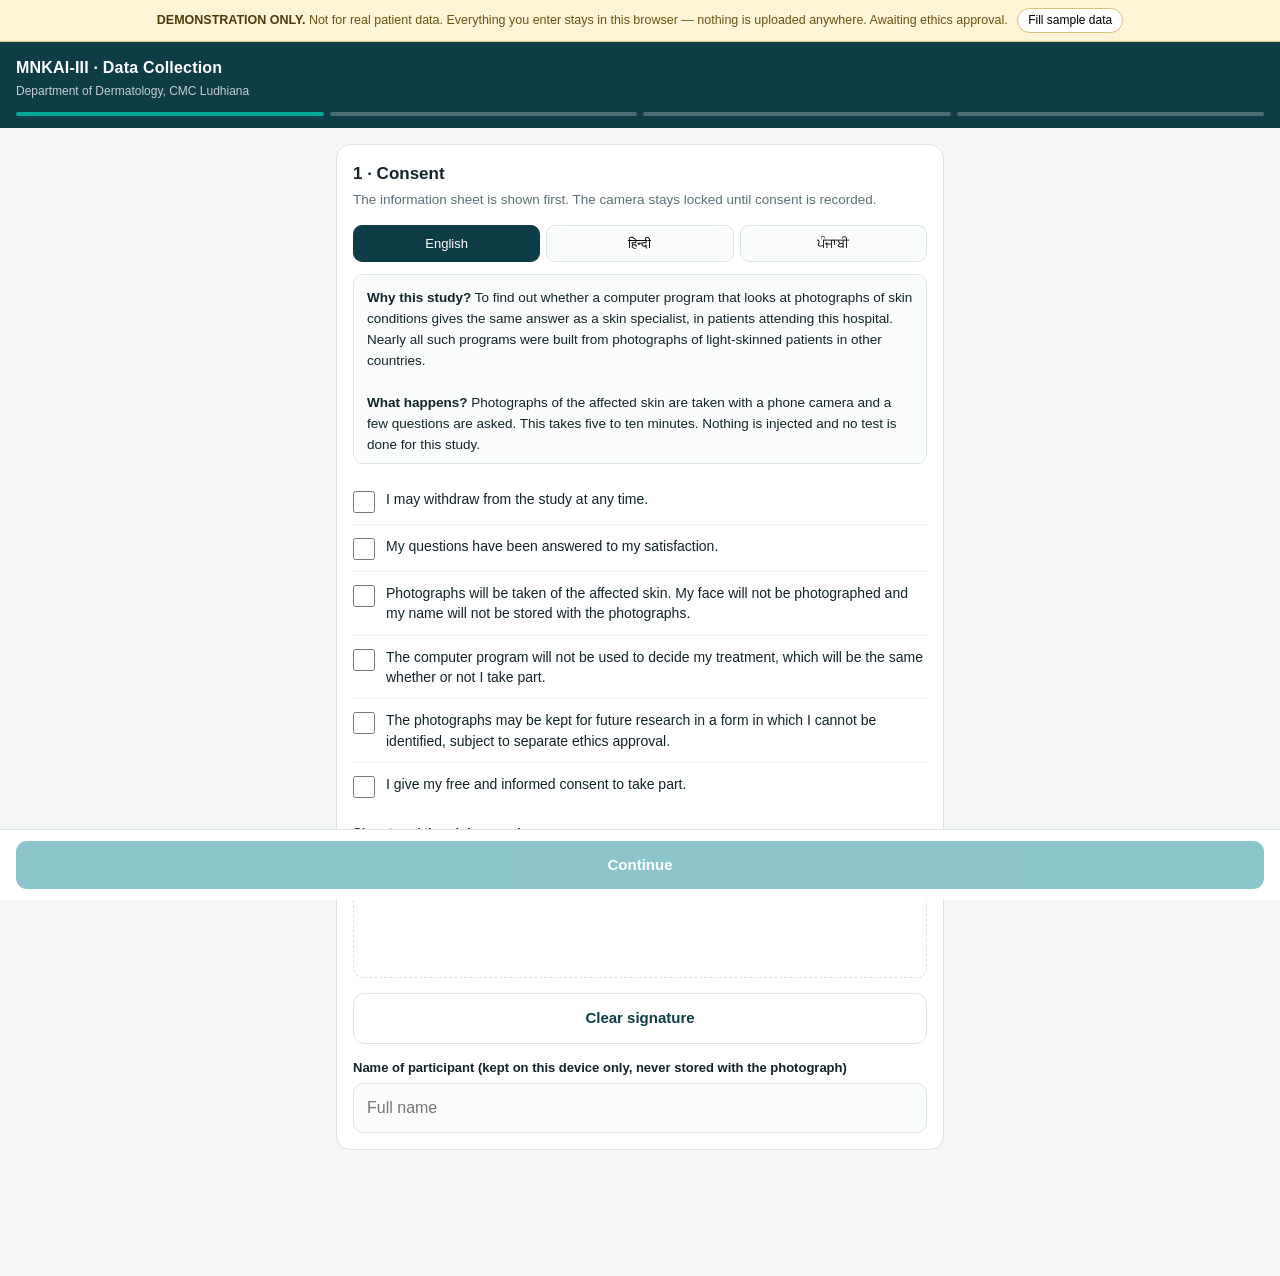
<file: collect_app/index.html>
<!doctype html>
<html lang="en">
<head>
<meta charset="utf-8">
<meta name="viewport" content="width=device-width, initial-scale=1, viewport-fit=cover">
<meta name="theme-color" content="#0E3D48">
<link rel="manifest" href="manifest.json">
<meta name="apple-mobile-web-app-capable" content="yes">
<meta name="apple-mobile-web-app-status-bar-style" content="black-translucent">
<meta name="apple-mobile-web-app-title" content="MNKAI Collect">
<title>MNKAI-III · Data Collection</title>
<style>
:root{
  --bg:#f4f6f7; --card:#fff; --ink:#12242a; --muted:#5d7178; --line:#dbe4e6;
  --teal:#0E3D48; --accent:#028090; --mint:#00a896; --warn:#b8860b; --bad:#c0392b;
  --r:14px;
}
*{box-sizing:border-box;-webkit-tap-highlight-color:transparent}
html,body{margin:0;background:var(--bg);color:var(--ink);
  font:16px/1.5 -apple-system,BlinkMacSystemFont,"Segoe UI",Roboto,sans-serif}
body{padding-bottom:96px}

/* ---------- demo banner ---------- */
.demo{background:#fff4d6;border-bottom:1px solid #e6d08a;color:#6b5312;
  padding:8px 14px;font-size:12.5px;line-height:1.4;text-align:center}
.demo b{color:#4d3c0a}

/* ---------- header ---------- */
header{background:var(--teal);color:#fff;padding:14px 16px 12px;position:sticky;top:0;z-index:20}
header h1{margin:0;font-size:16px;font-weight:650;letter-spacing:.2px}
header p{margin:2px 0 0;font-size:12px;opacity:.75}
.steps{display:flex;gap:6px;margin-top:12px}
.steps i{flex:1;height:4px;border-radius:2px;background:rgba(255,255,255,.25);transition:background .3s}
.steps i.on{background:var(--mint)}

main{padding:16px;max-width:640px;margin:0 auto}
.card{background:var(--card);border:1px solid var(--line);border-radius:var(--r);
  padding:16px;margin-bottom:14px}
.card h2{margin:0 0 4px;font-size:17px}
.card p.sub{margin:0 0 14px;color:var(--muted);font-size:13.5px}

label{display:block;font-size:13px;font-weight:600;margin:14px 0 6px;color:var(--ink)}
input[type=text],input[type=number],select,textarea{
  width:100%;padding:12px 13px;font:inherit;font-size:16px;color:var(--ink);
  background:#fbfcfc;border:1px solid var(--line);border-radius:10px}
input:focus,select:focus,textarea:focus{outline:none;border-color:var(--accent)}
textarea{min-height:70px;resize:vertical}
.row{display:flex;gap:10px}.row>*{flex:1}

/* chip pickers */
.chips{display:flex;flex-wrap:wrap;gap:8px}
.chip{padding:10px 13px;border:1px solid var(--line);border-radius:999px;background:#fbfcfc;
  font-size:14px;cursor:pointer;user-select:none}
.chip.on{background:var(--teal);color:#fff;border-color:var(--teal)}
.fst{display:flex;gap:8px;flex-wrap:wrap}
.fst button{flex:1;min-width:60px;border:2px solid var(--line);border-radius:10px;padding:8px 4px;
  background:#fff;font:inherit;font-size:12px;cursor:pointer;text-align:center}
.fst button.on{border-color:var(--teal);box-shadow:0 0 0 2px rgba(14,61,72,.12)}
.fst .sw{height:26px;border-radius:6px;margin-bottom:5px}

/* consent */
.consent-item{display:flex;gap:11px;align-items:flex-start;padding:11px 0;border-bottom:1px solid #eef2f3}
.consent-item:last-child{border-bottom:0}
.consent-item input{width:22px;height:22px;margin:2px 0 0;flex:none;accent-color:var(--accent)}
.consent-item span{font-size:14px;line-height:1.45}
.langbar{display:flex;gap:6px;margin-bottom:12px}
.langbar button{flex:1;padding:8px;border:1px solid var(--line);background:#fbfcfc;border-radius:9px;
  font:inherit;font-size:13px;cursor:pointer}
.langbar button.on{background:var(--teal);color:#fff;border-color:var(--teal)}
canvas.sig{width:100%;height:130px;border:1px dashed var(--line);border-radius:10px;background:#fff;touch-action:none}

/* photo */
.shot{border:1px solid var(--line);border-radius:12px;overflow:hidden;margin-bottom:12px;background:#fbfcfc}
.shot .hd{display:flex;justify-content:space-between;align-items:center;padding:11px 13px;font-size:14px;font-weight:600}
.shot .hd small{font-weight:400;color:var(--muted);font-size:12px}
.shot img{width:100%;display:block;background:#eef2f3}
.shot .act{display:flex;gap:8px;padding:11px 13px}
.qc{padding:9px 13px;font-size:12.5px;border-top:1px solid var(--line)}
.qc.ok{color:#0b7a5a;background:#eefaf5}.qc.bad{color:var(--bad);background:#fdf0ee}

button.btn{padding:13px 16px;border:0;border-radius:11px;background:var(--accent);color:#fff;
  font:inherit;font-size:15px;font-weight:600;cursor:pointer;width:100%}
button.btn.sec{background:#fff;color:var(--teal);border:1px solid var(--line)}
button.btn:disabled{opacity:.45;cursor:not-allowed}
.locked{background:#fdf6f5;border:1px dashed #e2b5ae;color:#95443a;padding:14px;
  border-radius:11px;font-size:14px;text-align:center}

/* bottom bar */
.bar{position:fixed;left:0;right:0;bottom:0;background:#fff;border-top:1px solid var(--line);
  padding:11px 16px calc(11px + env(safe-area-inset-bottom));display:flex;gap:10px;z-index:20}
.bar .btn{flex:1}

.rec{display:flex;justify-content:space-between;align-items:center;padding:12px 0;border-bottom:1px solid #eef2f3;font-size:14px}
.rec:last-child{border-bottom:0}
.rec b{font-weight:600}.rec span{color:var(--muted);font-size:12.5px}
.pill{font-size:11px;padding:3px 9px;border-radius:99px;background:#e8f4f2;color:#0b6b5e;font-weight:600}
.hide{display:none}
.note{font-size:12.5px;color:var(--muted);margin-top:10px;line-height:1.5}
</style>
</head>
<body>

<div class="demo"><b>DEMONSTRATION ONLY.</b> Not for real patient data. Everything you enter stays
in this browser — nothing is uploaded anywhere. Awaiting ethics approval.
<button id="demoFill" style="margin-left:6px;padding:3px 10px;border:1px solid #d9c07a;
  background:#fff;border-radius:99px;font:inherit;font-size:12px;cursor:pointer">Fill sample data</button></div>

<header>
  <h1>MNKAI-III · Data Collection</h1>
  <p id="hsub">Department of Dermatology, CMC Ludhiana</p>
  <div class="steps"><i id="s1"></i><i id="s2"></i><i id="s3"></i><i id="s4"></i></div>
</header>

<main>

<!-- ================= STEP 1 — CONSENT ================= -->
<section id="step1">
  <div class="card">
    <h2>1 · Consent</h2>
    <p class="sub">The information sheet is shown first. The camera stays locked until consent is recorded.</p>

    <div class="langbar">
      <button class="on" data-lang="en">English</button>
      <button data-lang="hi">हिन्दी</button>
      <button data-lang="pa">ਪੰਜਾਬੀ</button>
    </div>

    <div id="pis" style="background:#fbfcfc;border:1px solid var(--line);border-radius:10px;padding:13px;font-size:13.5px;line-height:1.55;max-height:190px;overflow:auto"></div>

    <div id="consentList" style="margin-top:14px"></div>

    <label>Signature / thumb impression</label>
    <canvas class="sig" id="sig"></canvas>
    <div style="display:flex;gap:8px;margin-top:8px">
      <button class="btn sec" id="sigClear" style="flex:1">Clear signature</button>
    </div>

    <label>Name of participant (kept on this device only, never stored with the photograph)</label>
    <input type="text" id="pname" placeholder="Full name" autocomplete="off">
  </div>
</section>

<!-- ================= STEP 2 — CLINICAL ================= -->
<section id="step2" class="hide">
  <div class="card">
    <h2>2 · Clinical details</h2>
    <p class="sub">Fixed lists are used instead of free text wherever possible.</p>

    <div class="row">
      <div><label>Study number</label><input type="text" id="sid" readonly></div>
      <div><label>Age (years)</label><input type="number" id="age" min="18" max="120" placeholder="—"></div>
    </div>

    <label>Sex</label>
    <div class="chips" data-single="sex">
      <div class="chip" data-v="Male">Male</div><div class="chip" data-v="Female">Female</div><div class="chip" data-v="Other">Other</div>
    </div>

    <label>Fitzpatrick skin type</label>
    <div class="fst" id="fst"></div>

    <label>Site</label>
    <div class="chips" data-single="site">
      <div class="chip" data-v="Head-neck">Head-neck</div><div class="chip" data-v="Anterior trunk">Ant. trunk</div>
      <div class="chip" data-v="Posterior trunk">Post. trunk</div><div class="chip" data-v="Upper limb">Upper limb</div>
      <div class="chip" data-v="Lower limb">Lower limb</div><div class="chip" data-v="Palms-soles">Palms-soles</div>
      <div class="chip" data-v="Nail">Nail</div><div class="chip" data-v="Scalp">Scalp</div>
    </div>

    <label>Side</label>
    <div class="chips" data-single="side">
      <div class="chip" data-v="Right">Right</div><div class="chip" data-v="Left">Left</div>
      <div class="chip" data-v="Midline">Midline</div><div class="chip" data-v="Bilateral">Bilateral</div>
    </div>

    <div class="row">
      <div><label>Duration</label><input type="number" id="dur" placeholder="—"></div>
      <div><label>Unit</label>
        <select id="durUnit"><option>days</option><option>weeks</option><option selected>months</option><option>years</option></select></div>
    </div>

    <label>Symptoms (select all that apply)</label>
    <div class="chips" data-multi="sym">
      <div class="chip" data-v="Itch">Itch</div><div class="chip" data-v="Pain">Pain</div>
      <div class="chip" data-v="Burning">Burning</div><div class="chip" data-v="Bleeding">Bleeding</div>
      <div class="chip" data-v="None">None</div>
    </div>

    <label>Change over time</label>
    <div class="chips" data-single="evo">
      <div class="chip" data-v="New">New</div><div class="chip" data-v="Growing">Growing</div>
      <div class="chip" data-v="Changing colour">Changing colour</div><div class="chip" data-v="Static">Static</div>
      <div class="chip" data-v="Resolving">Resolving</div>
    </div>

    <label>Treatment already taken</label>
    <input type="text" id="tx" placeholder="None / details">

    <label>Comorbidities</label>
    <div class="chips" data-multi="com">
      <div class="chip" data-v="Diabetes">Diabetes</div><div class="chip" data-v="Immunosuppression">Immunosuppression</div>
      <div class="chip" data-v="None">None</div>
    </div>
  </div>

  <div class="card">
    <h2>Clinician's assessment</h2>
    <p class="sub">Entered before the system is run. The system output is never shown before this.</p>
    <label>Provisional clinical diagnosis</label>
    <input type="text" id="dx1" placeholder="Diagnosis">
    <label>Differential diagnoses</label>
    <input type="text" id="dx2" placeholder="2nd" style="margin-bottom:8px">
    <input type="text" id="dx3" placeholder="3rd">
    <label>Confidence</label>
    <div class="chips" data-single="conf">
      <div class="chip" data-v="Low">Low</div><div class="chip" data-v="Moderate">Moderate</div><div class="chip" data-v="High">High</div>
    </div>
    <label>Biopsy indicated</label>
    <div class="chips" data-single="bx">
      <div class="chip" data-v="No">No</div><div class="chip" data-v="Yes">Yes</div>
    </div>
    <div id="bxNoWrap" class="hide">
      <label>Histopathology number</label>
      <input type="text" id="bxno" placeholder="Accession number">
    </div>
  </div>
</section>

<!-- ================= STEP 3 — PHOTOS ================= -->
<section id="step3" class="hide">
  <div class="card">
    <h2>3 · Photographs</h2>
    <p class="sub">Main camera only. No dermatoscope or attachment. Two photographs per lesion.</p>
    <div id="camLock" class="locked">Camera locked — consent has not been recorded.</div>
    <div id="camArea" class="hide">
      <div class="shot" id="shotA">
        <div class="hd"><span>A · Site photograph</span><small>show surrounding skin</small></div>
        <img id="imgA" alt="" style="display:none">
        <div class="act"><button class="btn sec" data-shot="A">Take / choose photo</button></div>
        <div class="qc hide" id="qcA"></div>
      </div>
      <div class="shot" id="shotB">
        <div class="hd"><span>B · Close-up</span><small>lesion fills ≥ half the frame</small></div>
        <img id="imgB" alt="" style="display:none">
        <div class="act"><button class="btn sec" data-shot="B">Take / choose photo</button></div>
        <div class="qc hide" id="qcB"></div>
      </div>
      <p class="note">In darker skin the camera often under-exposes the lesion. Check the preview and
      raise exposure if the lesion looks unnaturally dark. Faces and identifying marks must stay out of frame.</p>
    </div>
    <input type="file" id="file" accept="image/*" capture="environment" class="hide">
  </div>
</section>

<!-- ================= STEP 4 — REVIEW ================= -->
<section id="step4" class="hide">
  <div class="card">
    <h2>4 · Review and save</h2>
    <p class="sub">Check before saving. Photographs are stored under the study number only.</p>
    <div id="review"></div>
  </div>
  <div class="card">
    <h2>Saved records on this device</h2>
    <p class="sub">Nothing leaves this phone. Export produces a single file you can move later.</p>
    <div id="recs"></div>
    <div style="display:flex;gap:8px;margin-top:14px">
      <button class="btn sec" id="export" style="flex:1">Export all</button>
      <button class="btn sec" id="wipe" style="flex:1;color:var(--bad)">Delete all</button>
    </div>
  </div>
</section>

</main>

<div class="bar">
  <button class="btn sec hide" id="back">Back</button>
  <button class="btn" id="next">Continue</button>
</div>

<script>
/* ---------------- content ---------------- */
const PIS = {
 en:`<b>Why this study?</b> To find out whether a computer program that looks at photographs of skin
 conditions gives the same answer as a skin specialist, in patients attending this hospital. Nearly all
 such programs were built from photographs of light-skinned patients in other countries.<br><br>
 <b>What happens?</b> Photographs of the affected skin are taken with a phone camera and a few questions
 are asked. This takes five to ten minutes. Nothing is injected and no test is done for this study.<br><br>
 <b>Will it decide my treatment?</b> No. Your doctor decides in the usual way, before the program is used.<br><br>
 <b>Privacy.</b> Photographs are stored under a number, not your name. Your face is not photographed.
 Taking part is voluntary and you may withdraw at any time.`,
 hi:`<b>यह अध्ययन क्यों?</b> यह जानने के लिए कि त्वचा रोगों की तस्वीरें देखने वाला कंप्यूटर प्रोग्राम
 इस अस्पताल के रोगियों में त्वचा विशेषज्ञ के समान उत्तर देता है या नहीं। ऐसे लगभग सभी प्रोग्राम अन्य
 देशों के गोरी त्वचा वाले रोगियों की तस्वीरों से बने हैं।<br><br>
 <b>क्या होगा?</b> फोन के कैमरे से प्रभावित त्वचा की तस्वीरें ली जाएँगी और कुछ प्रश्न पूछे जाएँगे।
 इसमें पाँच से दस मिनट लगेंगे। कोई इंजेक्शन नहीं लगेगा और इस अध्ययन हेतु कोई जाँच नहीं होगी।<br><br>
 <b>क्या यह मेरा उपचार तय करेगा?</b> नहीं। आपके चिकित्सक सामान्य रूप से ही निर्णय लेंगे।<br><br>
 <b>गोपनीयता।</b> तस्वीरें आपके नाम से नहीं, एक क्रमांक से रखी जाएँगी। चेहरे की तस्वीर नहीं ली जाएगी।
 भाग लेना स्वैच्छिक है और आप कभी भी हट सकते हैं।`,
 pa:`<b>ਇਹ ਅਧਿਐਨ ਕਿਉਂ?</b> ਇਹ ਜਾਣਨ ਲਈ ਕਿ ਚਮੜੀ ਦੇ ਰੋਗਾਂ ਦੀਆਂ ਤਸਵੀਰਾਂ ਵੇਖਣ ਵਾਲਾ ਕੰਪਿਊਟਰ ਪ੍ਰੋਗਰਾਮ
 ਇਸ ਹਸਪਤਾਲ ਦੇ ਮਰੀਜ਼ਾਂ ਵਿੱਚ ਚਮੜੀ ਦੇ ਮਾਹਿਰ ਵਾਂਗ ਜਵਾਬ ਦਿੰਦਾ ਹੈ ਜਾਂ ਨਹੀਂ।<br><br>
 <b>ਕੀ ਹੋਵੇਗਾ?</b> ਫ਼ੋਨ ਦੇ ਕੈਮਰੇ ਨਾਲ ਪ੍ਰਭਾਵਿਤ ਚਮੜੀ ਦੀਆਂ ਤਸਵੀਰਾਂ ਲਈਆਂ ਜਾਣਗੀਆਂ ਅਤੇ ਕੁਝ ਸਵਾਲ ਪੁੱਛੇ
 ਜਾਣਗੇ। ਇਸ ਵਿੱਚ ਪੰਜ ਤੋਂ ਦਸ ਮਿੰਟ ਲੱਗਣਗੇ। ਕੋਈ ਟੀਕਾ ਨਹੀਂ ਲੱਗੇਗਾ।<br><br>
 <b>ਕੀ ਇਹ ਮੇਰਾ ਇਲਾਜ ਤੈਅ ਕਰੇਗਾ?</b> ਨਹੀਂ। ਤੁਹਾਡੇ ਡਾਕਟਰ ਆਮ ਤਰੀਕੇ ਨਾਲ ਹੀ ਫ਼ੈਸਲਾ ਕਰਨਗੇ।<br><br>
 <b>ਨਿੱਜਤਾ।</b> ਤਸਵੀਰਾਂ ਤੁਹਾਡੇ ਨਾਮ ਨਾਲ ਨਹੀਂ, ਇੱਕ ਨੰਬਰ ਨਾਲ ਰੱਖੀਆਂ ਜਾਣਗੀਆਂ। ਚਿਹਰੇ ਦੀ ਤਸਵੀਰ ਨਹੀਂ
 ਲਈ ਜਾਵੇਗੀ। ਭਾਗ ਲੈਣਾ ਸਵੈ-ਇੱਛਤ ਹੈ।`};

const CONSENT = {
 en:["I may withdraw from the study at any time.",
     "My questions have been answered to my satisfaction.",
     "Photographs will be taken of the affected skin. My face will not be photographed and my name will not be stored with the photographs.",
     "The computer program will not be used to decide my treatment, which will be the same whether or not I take part.",
     "The photographs may be kept for future research in a form in which I cannot be identified, subject to separate ethics approval.",
     "I give my free and informed consent to take part."],
 hi:["मैं किसी भी समय अध्ययन से हट सकता / सकती हूँ।",
     "मेरे प्रश्नों के उत्तर मेरी संतुष्टि के अनुसार दिए गए हैं।",
     "प्रभावित त्वचा की तस्वीरें ली जाएँगी। मेरे चेहरे की तस्वीर नहीं ली जाएगी और तस्वीरों के साथ मेरा नाम नहीं रखा जाएगा।",
     "कंप्यूटर प्रोग्राम का उपयोग मेरे उपचार का निर्णय लेने हेतु नहीं होगा; उपचार वैसा ही रहेगा।",
     "तस्वीरें भविष्य के शोध हेतु ऐसे रूप में रखी जा सकती हैं जिसमें मेरी पहचान न हो, पृथक आचार अनुमति के अधीन।",
     "मैं स्वतंत्र एवं सूचित सहमति देता / देती हूँ।"],
 pa:["ਮੈਂ ਕਿਸੇ ਵੀ ਸਮੇਂ ਅਧਿਐਨ ਤੋਂ ਹਟ ਸਕਦਾ / ਸਕਦੀ ਹਾਂ।",
     "ਮੇਰੇ ਸਵਾਲਾਂ ਦੇ ਜਵਾਬ ਮੇਰੀ ਤਸੱਲੀ ਅਨੁਸਾਰ ਦਿੱਤੇ ਗਏ ਹਨ।",
     "ਪ੍ਰਭਾਵਿਤ ਚਮੜੀ ਦੀਆਂ ਤਸਵੀਰਾਂ ਲਈਆਂ ਜਾਣਗੀਆਂ। ਮੇਰੇ ਚਿਹਰੇ ਦੀ ਤਸਵੀਰ ਨਹੀਂ ਲਈ ਜਾਵੇਗੀ ਅਤੇ ਨਾਮ ਨਹੀਂ ਰੱਖਿਆ ਜਾਵੇਗਾ।",
     "ਕੰਪਿਊਟਰ ਪ੍ਰੋਗਰਾਮ ਮੇਰੇ ਇਲਾਜ ਦਾ ਫ਼ੈਸਲਾ ਨਹੀਂ ਕਰੇਗਾ; ਇਲਾਜ ਉਹੀ ਰਹੇਗਾ।",
     "ਤਸਵੀਰਾਂ ਭਵਿੱਖ ਦੀ ਖੋਜ ਲਈ ਅਜਿਹੇ ਰੂਪ ਵਿੱਚ ਰੱਖੀਆਂ ਜਾ ਸਕਦੀਆਂ ਹਨ ਜਿਸ ਵਿੱਚ ਪਛਾਣ ਨਾ ਹੋਵੇ।",
     "ਮੈਂ ਆਜ਼ਾਦ ਅਤੇ ਸੂਚਿਤ ਸਹਿਮਤੀ ਦਿੰਦਾ / ਦਿੰਦੀ ਹਾਂ।"]};

const FST = [["I","#f5d0b9"],["II","#e8b48f"],["III","#d19c6a"],["IV","#a9714b"],["V","#7a4a2b"],["VI","#4a2c1a"]];

/* ---------------- state ---------------- */
let lang="en", step=1, sigDrawn=false;
const D = {sex:"",fst:"",site:"",side:"",sym:[],evo:"",com:[],conf:"",bx:"No",photos:{}};
const $ = s=>document.querySelector(s), $$ = s=>[...document.querySelectorAll(s)];

function studyId(){
  const n = (JSON.parse(localStorage.getItem("mnkai_recs")||"[]").length)+1;
  return "CMC-DERM-" + String(n).padStart(4,"0");
}

/* ---------------- consent UI ---------------- */
function renderConsent(){
  /* keep any ticks already given: the items are the same six, only the language of
     the wording changes, so a participant re-reading in another language must not
     silently lose their consent. */
  const prev = $$("#consentList input").map(c=>c.checked);
  $("#pis").innerHTML = PIS[lang];
  $("#consentList").innerHTML = CONSENT[lang].map((t,i)=>
    `<div class="consent-item"><input type="checkbox" id="c${i}"${prev[i]?" checked":""}><span>${t}</span></div>`).join("");
  $$("#consentList input").forEach(c=>c.onchange=updateNext);
  updateNext();
}
$$(".langbar button").forEach(b=>b.onclick=()=>{
  $$(".langbar button").forEach(x=>x.classList.remove("on")); b.classList.add("on");
  lang=b.dataset.lang; renderConsent();
});

/* signature pad */
const sig=$("#sig"), sctx=sig.getContext("2d");
function fitSig(){const r=sig.getBoundingClientRect();sig.width=r.width*2;sig.height=r.height*2;
  sctx.scale(2,2);sctx.lineWidth=2;sctx.lineCap="round";sctx.strokeStyle="#12242a";}
addEventListener("resize",()=>{const d=sig.toDataURL();fitSig();});
fitSig();
let drawing=false;
const pos=e=>{const r=sig.getBoundingClientRect();const t=e.touches?e.touches[0]:e;
  return [t.clientX-r.left,t.clientY-r.top];};
const start=e=>{e.preventDefault();drawing=true;sigDrawn=true;const[x,y]=pos(e);sctx.beginPath();sctx.moveTo(x,y);updateNext();};
const move=e=>{if(!drawing)return;e.preventDefault();const[x,y]=pos(e);sctx.lineTo(x,y);sctx.stroke();};
const end=()=>drawing=false;
sig.addEventListener("pointerdown",start);sig.addEventListener("pointermove",move);
addEventListener("pointerup",end);
$("#sigClear").onclick=()=>{sctx.clearRect(0,0,sig.width,sig.height);sigDrawn=false;updateNext();};

/* ---------------- chips ---------------- */
$$(".chips").forEach(g=>{
  const single=g.dataset.single, multi=g.dataset.multi;
  g.querySelectorAll(".chip").forEach(c=>c.onclick=()=>{
    if(single){g.querySelectorAll(".chip").forEach(x=>x.classList.remove("on"));c.classList.add("on");D[single]=c.dataset.v;
      if(single==="bx") $("#bxNoWrap").classList.toggle("hide", c.dataset.v!=="Yes");}
    else{c.classList.toggle("on");D[multi]=[...g.querySelectorAll(".chip.on")].map(x=>x.dataset.v);}
    updateNext();
  });
});
$("#fst").innerHTML = FST.map(([n,c])=>
  `<button data-v="${n}"><div class="sw" style="background:${c}"></div>${n}</button>`).join("");
$$("#fst button").forEach(b=>b.onclick=()=>{
  $$("#fst button").forEach(x=>x.classList.remove("on"));b.classList.add("on");D.fst=b.dataset.v;updateNext();});

/* ---------------- photos ---------------- */
let pendingShot=null;
$$("[data-shot]").forEach(b=>b.onclick=()=>{pendingShot=b.dataset.shot;$("#file").click();});
$("#file").onchange=async e=>{
  const f=e.target.files[0]; if(!f) return;
  const img=await downscale(f,1600);
  D.photos[pendingShot]=img.dataUrl;
  const el=$("#img"+pendingShot); el.src=img.dataUrl; el.style.display="block";
  const q=$("#qc"+pendingShot); q.classList.remove("hide");
  const sharp=img.sharpness, dark=img.mean<62;
  if(sharp<12||dark){q.className="qc bad";
    q.textContent = sharp<12 ? "Looks blurred — please retake." : "Looks under-exposed — raise exposure and retake.";}
  else {q.className="qc ok"; q.textContent="Quality check passed (sharpness "+sharp.toFixed(0)+").";}
  $("#file").value=""; updateNext();
};
/* downscale + crude sharpness (variance of Laplacian) and mean brightness */
function downscale(file,max){
  return new Promise(res=>{
    const fr=new FileReader();
    fr.onload=()=>{const im=new Image();im.onload=()=>{
      const sc=Math.min(1,max/Math.max(im.width,im.height));
      const c=document.createElement("canvas");c.width=im.width*sc;c.height=im.height*sc;
      const cx=c.getContext("2d");cx.drawImage(im,0,0,c.width,c.height);
      /* analyse on a small grayscale copy */
      const s=document.createElement("canvas");s.width=160;s.height=160*(c.height/c.width);
      const sx=s.getContext("2d");sx.drawImage(c,0,0,s.width,s.height);
      const d=sx.getImageData(0,0,s.width,s.height).data;
      const g=[];let sum=0;
      for(let i=0;i<d.length;i+=4){const v=.299*d[i]+.587*d[i+1]+.114*d[i+2];g.push(v);sum+=v;}
      const mean=sum/g.length;
      let lv=0,n=0;
      for(let y=1;y<s.height-1;y++)for(let x=1;x<s.width-1;x++){
        const i=y*s.width+x;
        const l=-4*g[i]+g[i-1]+g[i+1]+g[i-s.width]+g[i+s.width];
        lv+=l*l;n++;}
      res({dataUrl:c.toDataURL("image/jpeg",.9),sharpness:Math.sqrt(lv/n),mean});
    };im.src=fr.result;};
    fr.readAsDataURL(file);
  });
}

/* ---------------- navigation ---------------- */
function consentOk(){
  const boxes=$$("#consentList input");
  return boxes.length>0 && boxes.every(b=>b.checked) && sigDrawn;
}
function updateNext(){
  let ok=false;
  if(step===1) ok=consentOk();
  if(step===2) ok = $("#age").value && D.sex && D.fst && D.site && $("#dx1").value.trim();
  if(step===3) ok = !!D.photos.A && !!D.photos.B;
  if(step===4) ok = true;
  $("#next").disabled=!ok;
  $("#next").textContent = step===4 ? "Save record" : "Continue";
  $("#back").classList.toggle("hide", step===1);
  for(let i=1;i<=4;i++) $("#s"+i).classList.toggle("on", i<=step);
  /* camera lock reflects consent */
  $("#camLock").classList.toggle("hide", consentOk());
  $("#camArea").classList.toggle("hide", !consentOk());
}
["#age","#dx1"].forEach(s=>$(s).addEventListener("input",updateNext));

function show(n){
  step=n;
  [1,2,3,4].forEach(i=>$("#step"+i).classList.toggle("hide",i!==n));
  if(n===2 && !$("#sid").value) $("#sid").value=studyId();
  if(n===4) renderReview();
  scrollTo({top:0,behavior:"smooth"});
  updateNext();
}
$("#next").onclick=()=>{ if(step<4) show(step+1); else saveRecord(); };
$("#back").onclick=()=>show(step-1);

/* ---------------- review + storage ---------------- */
function collect(){
  return {
    study_id:$("#sid").value, date:new Date().toISOString(),
    age:$("#age").value, sex:D.sex, fitzpatrick:D.fst,
    site:D.site, side:D.side,
    duration:($("#dur").value?$("#dur").value+" "+$("#durUnit").value:""),
    symptoms:D.sym, evolution:D.evo, treatment:$("#tx").value, comorbidities:D.com,
    clinical_dx:$("#dx1").value, differential:[$("#dx2").value,$("#dx3").value].filter(Boolean),
    confidence:D.conf, biopsy:D.bx, histopath_no:$("#bxno").value,
    consent:{language:lang, all_items:true, signature:true},
    photos:{site:!!D.photos.A, closeup:!!D.photos.B}
  };
}
function renderReview(){
  const r=collect();
  const row=(k,v)=>v?`<div class="rec"><b>${k}</b><span>${Array.isArray(v)?v.join(", "):v}</span></div>`:"";
  $("#review").innerHTML =
    row("Study number",r.study_id)+row("Age / sex",r.age+" · "+r.sex)+row("Fitzpatrick",r.fitzpatrick)+
    row("Site",r.site+(r.side?" · "+r.side:""))+row("Duration",r.duration)+row("Symptoms",r.symptoms)+
    row("Change",r.evolution)+row("Clinical diagnosis",r.clinical_dx)+row("Differential",r.differential)+
    row("Confidence",r.confidence)+row("Biopsy",r.biopsy+(r.histopath_no?" · "+r.histopath_no:""))+
    row("Consent",r.consent.language.toUpperCase()+" · signed")+
    `<div class="rec"><b>Photographs</b><span class="pill">2 attached</span></div>`+
    `<p class="note">The participant's name is not part of this record. It stays on the device only
     and is never stored with the photographs.</p>`;
}
function recs(){return JSON.parse(localStorage.getItem("mnkai_recs")||"[]");}
function saveRecord(){
  const r=collect();
  r._images={site:D.photos.A,closeup:D.photos.B};
  const all=recs(); all.push(r);
  try{ localStorage.setItem("mnkai_recs",JSON.stringify(all)); }
  catch(e){ alert("Device storage full. Export and clear the saved records first."); return; }
  alert("Saved "+r.study_id+" on this device.");
  location.reload();
}
function renderRecs(){
  const all=recs();
  $("#recs").innerHTML = all.length ? all.map(r=>
    `<div class="rec"><div><b>${r.study_id}</b><br><span>${r.clinical_dx||"—"} · ${r.site||"—"}</span></div>
     <span class="pill">${new Date(r.date).toLocaleDateString()}</span></div>`).join("")
    : `<p class="note">No records saved yet.</p>`;
}
$("#export").onclick=()=>{
  const all=recs(); if(!all.length) return alert("Nothing to export.");
  const b=new Blob([JSON.stringify(all,null,2)],{type:"application/json"});
  const a=document.createElement("a");a.href=URL.createObjectURL(b);
  a.download="mnkai_collect_"+new Date().toISOString().slice(0,10)+".json";a.click();
};
$("#wipe").onclick=()=>{ if(confirm("Delete all records saved on this device?")){localStorage.removeItem("mnkai_recs");renderRecs();} };

/* ---------------- demo helper ----------------
   Fills the form with a plausible sample case so a visitor can see the whole flow in a
   few seconds without typing. It fills fields only; it never bypasses the consent gate,
   which still requires every item ticked and a signature drawn. */
$("#demoFill").onclick=()=>{
  if(step===1){
    $$("#consentList input").forEach(c=>{c.checked=true;c.dispatchEvent(new Event("change"));});
    /* draw a token signature so the gate is satisfied the same way a person would */
    const r=sig.getBoundingClientRect();
    sctx.beginPath();sctx.moveTo(40,80);
    [[70,50],[100,90],[135,45],[170,85],[205,55]].forEach(([x,y])=>sctx.lineTo(x,y));
    sctx.stroke();sigDrawn=true;
    $("#pname").value="(sample patient)";
    updateNext();
    alert("Consent section filled. Press Continue, then use this button again on the next screen.");
    return;
  }
  if(step===2){
    $("#age").value=54; $("#age").dispatchEvent(new Event("input"));
    const pick=(sel,v)=>{const c=[...document.querySelectorAll(sel+" .chip")].find(x=>x.dataset.v===v); if(c&&!c.classList.contains("on"))c.click();};
    pick(".chips[data-single=sex]","Male");
    const fb=[...document.querySelectorAll("#fst button")].find(b=>b.dataset.v==="V"); if(fb)fb.click();
    pick(".chips[data-single=site]","Lower limb");
    pick(".chips[data-single=side]","Right");
    $("#dur").value=3;
    pick(".chips[data-multi=sym]","Itch");
    pick(".chips[data-single=evo]","Growing");
    $("#tx").value="Topical clotrimazole, 2 weeks";
    pick(".chips[data-multi=com]","Diabetes");
    $("#dx1").value="Tinea corporis"; $("#dx1").dispatchEvent(new Event("input"));
    $("#dx2").value="Nummular eczema"; $("#dx3").value="Psoriasis";
    pick(".chips[data-single=conf]","Moderate");
    updateNext();
    alert("Clinical details filled. Press Continue to reach the photograph step.");
    return;
  }
  alert("Sample data is filled on the consent and clinical screens. On this screen, use your own photographs.");
};

/* offline support, so the demo still opens without a connection */
if("serviceWorker" in navigator){
  addEventListener("load",()=>navigator.serviceWorker.register("sw.js").catch(()=>{}));
}

renderConsent(); renderRecs(); show(1);
</script>
</body>
</html>
</file>
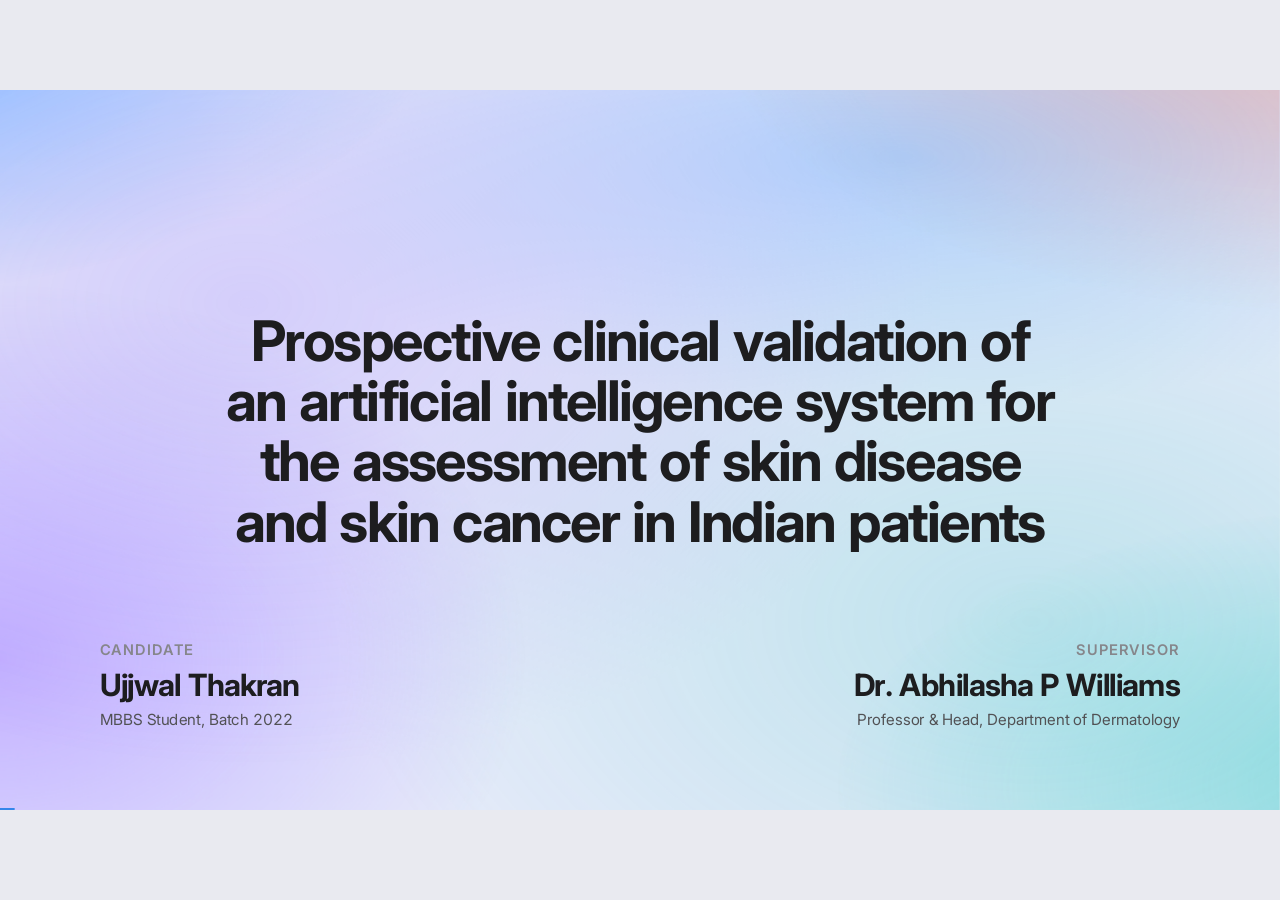
<file: presentation/index.html>
<!doctype html>
<html lang="en">
<head>
<meta charset="utf-8">
<meta name="robots" content="noindex">
<meta name="viewport" content="width=device-width, initial-scale=1">
<title>MNKAI-III · Protocol presentation</title>
<meta name="description" content="Protocol presentation for departmental approval: MNKAI-III, prospective clinical validation of a skin-disease AI in Indian patients. Preliminary results and a live demonstration.">
<link rel="preconnect" href="https://fonts.googleapis.com">
<link rel="preconnect" href="https://fonts.gstatic.com" crossorigin>
<link href="https://fonts.googleapis.com/css2?family=Inter:opsz,wght@14..32,400..800&family=Noto+Sans+Devanagari:wght@400;700&family=Noto+Sans+Gurmukhi:wght@400;700&display=swap" rel="stylesheet">
<style>
/* MNKAI-III keynote · Liquid Glass, light-first. Built by scripts/build_keynote.py; every result comes from RESULTS.md.
   Design rules followed (apple-design skills): light by default with deliberate dark scenes; glass sits over a living
   colour mesh (it needs pixels to sample); one accent; type + space carry hierarchy; gradient text at most once;
   springs via linear(); shared-element "magic move" between adjacent slides; reduced motion / transparency fallbacks. */
:root{
  --ink:#1d1d1f; --muted:#515154; --dim:#86868b; --hair:rgba(60,60,67,.14);
  --accent:#0071e3; --accent-soft:rgba(0,113,227,.12);
  --good:#1f8a3b; --good-fill:#34c759; --warn:#a85b00; --warn-fill:#ff9f0a; --bad:#d70015; --bad-fill:#ff3b30;
  --glass-fill:rgba(255,255,255,.42); --glass-rim:rgba(255,255,255,.72); --glass-hi:rgba(255,255,255,.9);
  --glass-shadow:0 1px 1px rgba(0,0,0,.03),0 30px 70px -36px rgba(30,40,90,.38);
  --sans:-apple-system,BlinkMacSystemFont,"SF Pro Display","Inter","Segoe UI Variable Display","Segoe UI",system-ui,sans-serif;
  --spring:cubic-bezier(.22,1,.36,1); --spring-snappy:cubic-bezier(.22,1,.36,1); --ease:cubic-bezier(.4,0,.2,1);
}
@supports (transition-timing-function:linear(0,1)){
  :root{
    --spring:linear(0,.0037,.0142,.031,.0534,.0804,.1108,.1438,.1784,.2135,.2484,.3145,.3746,.4283,.4755,.5562,.6215,.6726,.7112,.7735,.8196,.854,.8793,.9185,.9458,.9647,.9779,.9921,1);
    --spring-snappy:linear(0,.012,.049,.107,.185,.278,.383,.493,.601,.702,.791,.865,.924,.967,.995,1.013,1.019,1.016,1.009,1.003,1);
  }
}
*{box-sizing:border-box}
html,body{margin:0;height:100%;background:#e9eaf0;color:var(--ink);font-family:var(--sans);overflow:hidden;-webkit-font-smoothing:antialiased;
  font-optical-sizing:auto;font-variant-numeric:tabular-nums}
#viewport{position:fixed;inset:0;overflow:hidden;background:#e9eaf0;transition:background .8s}
body.dark-scene #viewport{background:#050507}
#stage{width:1920px;height:1080px;position:absolute;left:50%;top:50%;overflow:hidden;transform-origin:center center;transform:translate(-50%,-50%);background:#f2f3f7}

/* ── slides: each is its own backdrop root, so each carries its own living mesh ── */
.slide{position:absolute;inset:0;padding:118px 150px 104px;display:flex;flex-direction:column;isolation:isolate;overflow:hidden;
  opacity:0;visibility:hidden;transform:scale(1.02);
  transition:opacity .7s var(--ease),transform 1.1s var(--spring),visibility 0s .7s;
  --m1:rgba(130,190,255,.62); --m2:rgba(255,186,150,.58); --m3:rgba(175,150,255,.40); --m4:rgba(120,220,200,.42); --m5:rgba(255,170,200,.34); --mb:#f2f3f8}
.slide.active{opacity:1;visibility:visible;transform:none;transition:opacity .8s var(--ease) .06s,transform 1.2s var(--spring) .06s,visibility 0s}
.slide.past{transform:scale(.985)}
.slide::before{content:"";position:absolute;inset:-14%;z-index:-1;pointer-events:none;
  background:radial-gradient(ellipse 46% 42% at 86% 4%,var(--m2),transparent 70%),radial-gradient(ellipse 52% 46% at 6% 2%,var(--m1),transparent 66%),
    radial-gradient(ellipse 40% 50% at 16% 66%,var(--m3),transparent 70%),radial-gradient(ellipse 48% 40% at 92% 78%,var(--m4),transparent 66%),
    radial-gradient(ellipse 38% 32% at 50% 104%,var(--m5),transparent 70%),var(--mb);
  animation:drift 46s ease-in-out infinite alternate}
@keyframes drift{0%{transform:translate3d(0,0,0) scale(1)}33%{transform:translate3d(-2.2%,1.2%,0) scale(1.03)}66%{transform:translate3d(1.6%,-2%,0) scale(1.015)}100%{transform:translate3d(-1%,2.2%,0) scale(1.045)}}
.slide[data-mood="cool"]{--m1:rgba(120,180,255,.7);--m2:rgba(170,200,255,.5);--m3:rgba(150,140,255,.42);--m4:rgba(110,210,230,.45);--m5:rgba(200,210,255,.4)}
.slide[data-mood="warm"]{--m1:rgba(255,190,160,.6);--m2:rgba(255,160,170,.55);--m3:rgba(255,210,150,.45);--m4:rgba(250,180,210,.4);--m5:rgba(255,200,170,.4);--mb:#f7f2ef}
.slide[data-mood="calm"]{--m1:rgba(190,205,230,.55);--m2:rgba(225,215,235,.5);--m3:rgba(200,215,235,.4);--m4:rgba(205,230,225,.45);--m5:rgba(230,220,230,.4);--mb:#f4f4f7}
/* dark scenes */
.slide[data-theme="dark"]{--ink:#f5f5f7;--muted:rgba(235,235,245,.72);--dim:rgba(235,235,245,.46);--hair:rgba(255,255,255,.14);
  --glass-fill:rgba(40,40,48,.42);--glass-rim:rgba(255,255,255,.14);--glass-hi:rgba(255,255,255,.12);--glass-shadow:0 30px 80px -30px rgba(0,0,0,.7);
  --accent:#2997ff;--accent-soft:rgba(41,151,255,.16);--bad:#ff6961;--good:#30d158;--warn:#ffb340;
  --m1:rgba(40,80,170,.55);--m2:rgba(120,40,90,.5);--m3:rgba(60,40,140,.45);--m4:rgba(20,110,120,.4);--m5:rgba(140,60,40,.35);--mb:#050507;color:var(--ink)}
.slide[data-theme="dark"][data-mood="warm"]{--m1:rgba(150,30,50,.6);--m2:rgba(170,70,30,.45);--m3:rgba(90,20,60,.5);--m4:rgba(60,20,30,.5);--m5:rgba(140,40,30,.4)}

/* ── type ── */
p{margin:0}
.notes{display:none!important}
.eyebrow{font-size:22px;font-weight:600;color:var(--accent);letter-spacing:-.005em;margin:0 0 18px}
h1,h2,h3{margin:0;font-weight:700;letter-spacing:-.038em;line-height:1.02;color:var(--ink)}
h1{font-size:132px;letter-spacing:-.05em;line-height:.98}
h2{font-size:76px;max-width:1560px}
h2.m{font-size:64px}
h3{font-size:36px;letter-spacing:-.025em;line-height:1.12}
.lead{font-size:32px;line-height:1.38;color:var(--muted);letter-spacing:-.018em;max-width:1300px;margin-top:30px}
.body{font-size:25px;line-height:1.48;color:var(--muted);letter-spacing:-.012em}
.small{font-size:21px;line-height:1.45;color:var(--muted)}
.cap{font-size:19px;line-height:1.45;color:var(--dim);letter-spacing:-.005em}
.src{position:absolute;left:150px;right:300px;bottom:40px;font-size:17px;line-height:1.45;color:var(--dim)}
.ink{color:var(--ink)!important} .acc{color:var(--accent)!important} .badt{color:var(--bad)!important} .goodt{color:var(--good)!important} .warnt{color:var(--warn)!important} .mut{color:var(--muted)!important} .dimt{color:var(--dim)!important}
.grad{background:linear-gradient(100deg,#0071e3,#5e5ce6);-webkit-background-clip:text;background-clip:text;color:transparent}
.num{font-weight:700;letter-spacing:-.055em;line-height:.95;font-variant-numeric:tabular-nums}
.n-xl{font-size:260px} .n-l{font-size:170px} .n-m{font-size:112px} .n-s{font-size:72px}
.fill{flex:1;min-height:0}
.row{display:flex;gap:64px} .col{display:flex;flex-direction:column;min-height:0}
.mt1{margin-top:24px}.mt2{margin-top:44px}.mt3{margin-top:72px}.mt4{margin-top:110px}
.rule{height:1px;background:var(--hair);margin:26px 0}
.statement{font-size:30px;font-weight:700;letter-spacing:-.03em;color:var(--ink)}

/* ── glass (regular material) ── */
.glass{position:relative;border-radius:30px;padding:40px 44px;
  background:linear-gradient(180deg,rgba(255,255,255,.5),rgba(255,255,255,.12) 34%,rgba(255,255,255,.04)),var(--glass-fill);
  backdrop-filter:blur(30px) saturate(180%);-webkit-backdrop-filter:blur(30px) saturate(180%);
  border:1px solid var(--glass-rim);box-shadow:inset 0 1px 0 var(--glass-hi),var(--glass-shadow)}
.slide[data-theme="dark"] .glass{background:linear-gradient(180deg,rgba(255,255,255,.10),rgba(255,255,255,.02) 40%),var(--glass-fill)}
.glass.tight{padding:28px 32px;border-radius:24px}
.pill{display:inline-flex;align-items:center;gap:10px;padding:10px 20px;border-radius:999px;font-size:19px;font-weight:600;color:var(--muted);
  background:rgba(255,255,255,.55);border:1px solid var(--glass-rim);backdrop-filter:blur(20px) saturate(170%);-webkit-backdrop-filter:blur(20px) saturate(170%)}
.dot{width:10px;height:10px;border-radius:50%;background:var(--good-fill);display:inline-block}

/* ── motion: reveals, wipe, builds ── */
.r{opacity:0;transform:translateY(34px)}
.r.s{transform:scale(.94)} .r.l{transform:translateX(-50px)} .r.rt{transform:translateX(50px)} .r.f{transform:none}
.slide.active .r{opacity:1;transform:none;transition:opacity .8s var(--ease) var(--d,.3s),transform 1.1s var(--spring) var(--d,.3s)}
.w{-webkit-mask-image:linear-gradient(90deg,#000 42%,transparent 58%);mask-image:linear-gradient(90deg,#000 42%,transparent 58%);
  -webkit-mask-size:240% 100%;mask-size:240% 100%;-webkit-mask-position:100% 0;mask-position:100% 0;transform:translateY(18px);opacity:.001}
.slide.active .w{-webkit-mask-position:0 0;mask-position:0 0;transform:none;opacity:1;
  transition:-webkit-mask-position 1.3s var(--ease) var(--d,.15s),mask-position 1.3s var(--ease) var(--d,.15s),transform 1.2s var(--spring) var(--d,.15s),opacity .3s var(--d,.15s)}
.b{opacity:0;transform:translateY(22px);transition:opacity .6s var(--ease),transform .9s var(--spring)}
.b.on{opacity:1;transform:none}
.morphing .slide{transform:none!important;transition:opacity .6s var(--ease),visibility 0s!important}

/* ── charts ── */
.hb{display:grid;grid-template-columns:520px 1fr 150px;align-items:center;gap:34px;margin:30px 0}
.hb .nm{font-size:25px;color:var(--muted);line-height:1.3;letter-spacing:-.01em}
.hb .nm small{display:block;font-size:19px;color:var(--dim);margin-top:3px}
.hb .val{font-size:48px;font-weight:700;letter-spacing:-.04em;text-align:right;color:var(--ink)}
.track{height:16px;border-radius:9px;background:rgba(118,118,128,.16);overflow:hidden;position:relative}
.slide[data-theme="dark"] .track{background:rgba(255,255,255,.12)}
.track i{display:block;height:100%;width:0;border-radius:inherit;background:var(--accent);transition:width 1.6s var(--spring)}
.slide.active .track i{width:var(--p);transition-delay:var(--bd,.7s)}
.track i.gray{background:#aeaeb2}.track i.amb{background:var(--warn-fill)}.track i.red{background:var(--bad-fill)}.track i.grn{background:var(--good-fill)}
.vchart{display:flex;align-items:flex-end;justify-content:space-around;position:relative;border-bottom:1px solid var(--hair);padding:0 20px}
.vg{display:flex;flex-direction:column;align-items:center;height:100%;justify-content:flex-end;position:relative}
.vpair{display:flex;gap:18px;align-items:flex-end;height:100%}
.vb{width:104px;height:100%;display:flex;flex-direction:column;justify-content:flex-end;align-items:center}
.vb i{display:block;width:100%;height:0;border-radius:14px 14px 4px 4px;transition:height 1.6s var(--spring)}
.slide.active .vb i{height:var(--p);transition-delay:var(--bd,.7s)}
.vb span{font-size:36px;font-weight:700;letter-spacing:-.03em;margin-bottom:12px}
.vb.lt i{background:#c7c7cc}.vb.dk i{background:var(--accent)}
.vname{position:absolute;bottom:-54px;font-size:24px;color:var(--muted);white-space:nowrap}
.chance{position:absolute;left:0;right:0;border-top:2px dashed rgba(215,0,21,.55);z-index:2}
.legend{display:flex;gap:40px;font-size:21px;color:var(--muted)}
.legend i{display:inline-block;width:18px;height:18px;border-radius:5px;margin-right:12px;vertical-align:-2px}

/* ── tables ── */
table.t{border-collapse:collapse;width:100%;font-size:25px}
table.t th{font-size:18px;font-weight:600;color:var(--dim);text-align:left;padding:0 24px 18px;letter-spacing:-.005em}
table.t td{padding:20px 24px;border-top:1px solid var(--hair);color:var(--muted);line-height:1.38}
table.t td:first-child{color:var(--ink);font-weight:600}
table.t td.v{font-size:38px;font-weight:700;color:var(--ink);letter-spacing:-.035em;white-space:nowrap}

/* ── device frame (the real product in a real frame) ── */
.mac{position:relative;width:100%}
.mac .scr{background:#0c0c0e;border-radius:22px 22px 8px 8px;padding:13px 13px 15px;box-shadow:inset 0 0 0 1px rgba(255,255,255,.07),0 50px 100px -50px rgba(0,0,0,.65)}
.mac .scr>img,.mac .scr>video{display:block;width:100%;aspect-ratio:16/9;object-fit:cover;object-position:top;border-radius:9px;background:#f2f3f7}
.mac .base{height:20px;margin:0 -6.5%;border-radius:2px 2px 16px 16px/2px 2px 12px 12px;background:linear-gradient(180deg,#d8d9de,#aeb0b7 60%,#8f9198);position:relative;box-shadow:0 20px 30px -18px rgba(0,0,0,.5)}
.mac .base::after{content:"";position:absolute;left:50%;top:0;width:15%;height:7px;transform:translateX(-50%);border-radius:0 0 10px 10px;background:linear-gradient(180deg,#9c9ea5,#c5c7cd)}
.float{animation:float 7s ease-in-out infinite alternate}
@keyframes float{from{transform:translateY(0)}to{transform:translateY(-12px)}}
.shot{border-radius:26px;overflow:hidden;box-shadow:0 0 0 1px rgba(0,0,0,.05),0 40px 90px -46px rgba(20,30,70,.55);background:#fff;min-height:0}
.shot img,.shot video{display:block;width:100%;height:100%;object-fit:cover;object-position:top}
.shot.contain img{object-fit:contain;background:#f6f7fa}
.fig{border-radius:26px;overflow:hidden;background:#fff;padding:26px;box-shadow:0 0 0 1px rgba(0,0,0,.04),0 40px 90px -50px rgba(20,30,70,.5);min-height:0}
.fig img{display:block;width:100%;height:100%;object-fit:contain}

/* ── components ── */
.divider{justify-content:center}
.divider .sn{font-size:26px;font-weight:600;color:var(--dim);margin-bottom:26px;letter-spacing:-.01em}
.divider h1{font-size:176px}
.stack>*+*{margin-top:22px}
.feat{display:grid;grid-template-columns:repeat(4,1fr);gap:56px}
.feat .k{font-size:20px;font-weight:600;color:var(--dim);margin-bottom:12px}
.feat .v{font-size:40px;font-weight:700;letter-spacing:-.03em;line-height:1.1;color:var(--ink)}
.listx{list-style:none;margin:0;padding:0}
.listx li{font-size:28px;line-height:1.4;color:var(--muted);padding:16px 0;border-top:1px solid var(--hair);letter-spacing:-.015em}
.listx li:first-child{border-top:0}
.listx li b{color:var(--ink);font-weight:600}
.obj{display:grid;grid-template-columns:64px 1fr;gap:18px;align-items:baseline;font-size:27px;line-height:1.38;color:var(--muted);letter-spacing:-.015em}
.obj .n{font-size:44px;font-weight:700;color:var(--accent);letter-spacing:-.04em}
.obj b{color:var(--ink);font-weight:600}
.steps{position:relative;display:grid;grid-template-columns:repeat(6,1fr);gap:26px}
.steps .line{position:absolute;left:28px;right:28px;top:27px;height:3px;border-radius:2px;background:rgba(118,118,128,.18);overflow:hidden}
.steps .line i{display:block;height:100%;width:0;background:var(--accent);transition:width 2.6s var(--ease) .5s}
.slide.active .steps .line i{width:100%}
.step .c{width:56px;height:56px;border-radius:50%;display:grid;place-items:center;font-size:24px;font-weight:700;color:#fff;background:var(--accent);
  box-shadow:0 0 0 8px rgba(255,255,255,.7),0 10px 24px -10px rgba(0,113,227,.7);position:relative}
.step h3{font-size:30px;margin-top:30px}
.step p{font-size:22px;line-height:1.42;color:var(--muted);margin-top:10px}
.step.key .c{background:#1d1d1f}
.pipe{display:grid;grid-template-columns:repeat(5,1fr);gap:22px;position:relative;z-index:0}
.pipe .flow{position:absolute;left:0;right:0;top:50%;height:2px;background:rgba(118,118,128,.2);overflow:hidden;z-index:-1}
.pipe .flow::after{content:"";position:absolute;top:0;width:240px;height:100%;background:linear-gradient(90deg,transparent,var(--accent),transparent);animation:flow 3s linear infinite}
@keyframes flow{from{left:-240px}to{left:100%}}
.pipe .glass{padding:34px 30px;min-height:250px}
.pipe .k{font-size:19px;font-weight:600;color:var(--accent);margin-bottom:16px}
.pipe h3{font-size:34px}
.pipe p{font-size:21px;color:var(--muted);line-height:1.42;margin-top:12px}
.pipe .core{--glass-fill:rgba(255,255,255,.62)}
.bento{display:grid;grid-template-columns:repeat(4,1fr);grid-auto-rows:1fr;gap:22px}
.bento .glass{padding:30px 32px;border-radius:26px}
.bento h3{font-size:31px}
.bento p{font-size:21px;line-height:1.42;color:var(--muted);margin-top:12px}
.bento .tag{width:12px;height:12px;border-radius:50%;background:var(--c);margin-bottom:18px}
.bento .wide{grid-column:span 2}
.vec{display:grid;grid-template-columns:repeat(56,1fr);gap:4px;height:110px;align-items:end}
.vec i{display:block;border-radius:3px;background:var(--accent);opacity:.75;height:var(--h);transform-origin:bottom;transform:scaleY(0);transition:transform 1s var(--spring)}
.slide.active .vec i{transform:scaleY(1);transition-delay:calc(var(--j) * 14ms + .6s)}
.gauge{position:relative;height:28px;border-radius:14px;background:linear-gradient(90deg,var(--good-fill) 0 8%,var(--warn-fill) 8% 70%,var(--bad-fill) 70% 100%)}
.gauge .mk{position:absolute;top:-62px;transform:translateX(-50%);font-size:21px;font-weight:600;white-space:nowrap}
.gauge .mk::after{content:"";position:absolute;left:50%;top:42px;width:3px;height:76px;margin-left:-1.5px;border-radius:2px;background:var(--ink)}
.gauge .puck{position:absolute;top:50%;left:0;width:42px;height:42px;margin:-21px 0 0 -21px;border-radius:50%;background:#fff;
  box-shadow:0 0 0 1px rgba(0,0,0,.06),0 8px 22px -6px rgba(0,0,0,.35);animation:puck 9s var(--ease) infinite}
@keyframes puck{0%,8%{left:4%}30%,42%{left:38%}64%,80%{left:86%}100%{left:4%}}
.live{padding:96px 50px 44px}
.live-bar{display:flex;align-items:center;justify-content:space-between;margin-bottom:20px}
.btn{font:inherit;font-size:18px;font-weight:600;padding:11px 20px;border-radius:999px;border:0;background:rgba(118,118,128,.14);color:var(--ink);cursor:pointer;margin-left:10px}
.btn:hover{background:rgba(118,118,128,.22)}
.btn.pri{background:var(--accent);color:#fff}
.live-frame{flex:1;border-radius:26px;overflow:hidden;position:relative;background:#f2f3f7;box-shadow:0 0 0 1px rgba(0,0,0,.06),0 40px 90px -50px rgba(20,30,70,.55)}
.live-frame iframe{position:absolute;inset:0;width:100%;height:100%;border:0}
.live-fallback{position:absolute;inset:0;display:none;background:#f2f3f7}
.live-fallback video{width:100%;height:100%;object-fit:contain}
.live-fallback .msg{position:absolute;left:26px;bottom:24px}
.live.offline .live-fallback{display:block}
.live.offline iframe{display:none}

/* ── chrome ── */
#progress{position:absolute;left:0;bottom:0;height:3px;background:#0071e3;z-index:6;transition:width .8s var(--spring);opacity:.75}
#counter{position:absolute;right:56px;bottom:30px;z-index:6;font-size:17px;font-weight:600;color:rgba(60,60,67,.45);transition:color .6s,opacity .6s}
#stage.dark #counter{color:rgba(235,235,245,.4)}
#stage.bare #counter{opacity:0}
#nav{position:fixed;right:22px;bottom:22px;z-index:50;display:flex;gap:10px;opacity:0;transition:opacity .4s}
#nav.show,body.on-live #nav{opacity:1}
#nav button{width:56px;height:56px;border-radius:50%;border:1px solid rgba(255,255,255,.7);background:rgba(255,255,255,.62);color:#1d1d1f;font-size:24px;cursor:pointer;
  backdrop-filter:blur(20px) saturate(170%);-webkit-backdrop-filter:blur(20px) saturate(170%);box-shadow:0 10px 30px -14px rgba(0,0,0,.4)}
#black{position:fixed;inset:0;background:#000;z-index:60;display:none}
body.blackout #black{display:block}
#help{position:fixed;inset:0;z-index:70;display:none;place-items:center;background:rgba(20,20,26,.35);backdrop-filter:blur(8px)}
body.helping #help{display:grid}
#help .box{background:rgba(255,255,255,.92);border-radius:24px;padding:30px 38px;font-size:18px;color:#1d1d1f;line-height:2.1;box-shadow:0 30px 80px -30px rgba(0,0,0,.5)}
#help kbd{font:600 15px var(--sans);border:1px solid rgba(60,60,67,.2);border-bottom-width:2px;border-radius:7px;padding:1px 8px;margin-right:6px;background:#fff}
#goto{position:fixed;left:50%;top:40%;transform:translate(-50%,-50%);z-index:70;font-size:48px;font-weight:700;color:#1d1d1f;background:rgba(255,255,255,.92);padding:18px 34px;border-radius:20px;display:none;box-shadow:0 30px 80px -30px rgba(0,0,0,.5)}

@media (prefers-reduced-motion: reduce){
  .slide,.slide.active,.r,.slide.active .r,.w,.slide.active .w,.b,.track i,.slide.active .track i,.vb i,.slide.active .vb i,.vec i,.slide.active .vec i,.steps .line i{transition:none!important}
  .slide::before,.float,.pipe .flow::after,.gauge .puck{animation:none!important}
}
@media (prefers-reduced-transparency: reduce){
  .glass,.pill,#nav button{backdrop-filter:none!important;-webkit-backdrop-filter:none!important;background:rgba(251,251,253,.97)!important}
  .slide[data-theme="dark"] .glass{background:rgba(30,30,34,.97)!important}
}
@media print{
  @page{size:1920px 1080px;margin:0}
  html,body{overflow:visible;height:auto;background:#fff}
  #viewport{position:static}
  #stage{transform:none!important;position:static;height:auto;overflow:visible;background:none}
  #progress,#counter,#nav,#black,#help,#goto{display:none!important}
  .slide{position:relative;width:1920px;height:1080px;opacity:1!important;visibility:visible!important;transform:none!important;break-after:page;page-break-after:always}
  .slide::before{animation:none}
  .r,.w,.b{opacity:1!important;transform:none!important;-webkit-mask-image:none!important;mask-image:none!important}
  .track i{width:var(--p)!important}.vb i{height:var(--p)!important}.vec i{transform:none!important}.steps .line i{width:100%!important}
  .glass{backdrop-filter:none!important;-webkit-backdrop-filter:none!important;background:rgba(255,255,255,.72)}
  .slide[data-theme="dark"] .glass{background:rgba(40,40,46,.8)}
  .grad{background:none!important;color:#0071e3!important}
  .live iframe{display:none!important}.live .live-fallback{display:block}.live-fallback .msg{display:none}
  .float,.gauge .puck,.pipe .flow::after{animation:none}
}
/* ── v2 additions (2026-10-25 revision): section label, dividers, sketches, flows, phones, printable documents ── */
:root{--sk:#2b2b30;--paper:#fbfaf7}
.slide{padding:150px 150px 96px}
.slide.divider,.slide[data-bare]{padding:118px 150px 104px}
/* one section label, bold and centred at the same place on every content slide (as in the earlier departmental deck) */
#sec{position:absolute;left:0;right:0;top:46px;z-index:6;text-align:center;font-size:27px;font-weight:800;letter-spacing:.16em;color:var(--ink);
  pointer-events:none;transition:opacity .5s var(--ease)}
#sec::after{content:"";display:block;width:64px;height:3px;border-radius:2px;background:var(--accent);margin:12px auto 0;opacity:.85}
#stage.nosec #sec{opacity:0}
#stage.dark #sec{color:#f5f5f7}
.slide h2.st{font-size:58px;letter-spacing:-.035em;margin-bottom:10px}
.slide .sub{font-size:26px;line-height:1.4;color:var(--muted);max-width:1500px;margin-top:10px}
sup{font-size:.58em;line-height:0;position:relative;top:-.15em;font-weight:600;color:var(--accent);margin-left:1px}
/* dividers: title centred, section number at the bottom */
.divider{align-items:center;text-align:center;justify-content:center}
.divider h1{font-size:150px;max-width:1600px}
.divider .dnum{position:absolute;left:0;right:0;bottom:74px;text-align:center;font-size:30px;font-weight:700;letter-spacing:.2em;color:var(--dim)}
.divider .dnum::before{content:"";display:block;width:1px;height:70px;background:var(--hair);margin:0 auto 22px}
/* title slide */
.title-slide{justify-content:center;align-items:center;text-align:center}
.title-slide .inst{position:absolute;top:84px;left:0;right:0;font-size:24px;font-weight:600;letter-spacing:.12em;color:var(--dim)}
.title-slide h1{font-size:80px;line-height:1.08;letter-spacing:-.035em;max-width:1560px}
.title-slide .people{position:absolute;left:150px;right:150px;bottom:120px;display:flex;justify-content:space-between;text-align:left}
.title-slide .people>div:last-child{text-align:right}
.title-slide .role{font-size:22px;font-weight:600;color:var(--dim);letter-spacing:.08em;text-transform:uppercase;margin-bottom:12px}
.title-slide .nm{font-size:46px;font-weight:700;letter-spacing:-.025em;color:var(--ink)}
.title-slide .af{font-size:23px;color:var(--muted);margin-top:8px;line-height:1.4}
/* point lists */
.pts{display:flex;flex-direction:column;gap:30px;margin-top:40px}
.pt{display:grid;grid-template-columns:92px 1fr;gap:28px;align-items:start}
.pt .pn{width:72px;height:72px;border-radius:22px;display:grid;place-items:center;font-size:34px;font-weight:800;color:#fff;background:var(--accent);
  box-shadow:0 16px 30px -16px rgba(0,113,227,.8)}
.pt h3{font-size:38px} .pt p{font-size:27px;line-height:1.42;color:var(--muted);margin-top:8px;letter-spacing:-.012em}
.card4{display:grid;grid-template-columns:repeat(4,1fr);gap:26px}
.card4 .glass{padding:34px 32px 36px;border-radius:28px}
.card4 .ic{width:64px;height:64px;border-radius:20px;display:grid;place-items:center;background:var(--accent-soft);margin-bottom:24px}
.card4 .ic svg{width:36px;height:36px;stroke:var(--accent);fill:none;stroke-width:2.2;stroke-linecap:round;stroke-linejoin:round}
.card4 h3{font-size:31px} .card4 p{font-size:22px;line-height:1.42;color:var(--muted);margin-top:12px}
.card4 .k{font-size:19px;font-weight:700;color:var(--accent);letter-spacing:.06em;text-transform:uppercase;margin-bottom:10px}
.quote{font-size:27px;line-height:1.5;color:var(--muted);letter-spacing:-.01em}
.quote b{color:var(--ink);font-weight:650}
.verb{font-size:25px;line-height:1.5;color:var(--ink);letter-spacing:-.008em}
.verb.sm{font-size:22px}
.vl{display:grid;grid-template-columns:52px 1fr;gap:10px;padding:13px 0;border-top:1px solid var(--hair);font-size:25px;line-height:1.42;color:var(--ink)}
.vl:first-child{border-top:0}
.vl .vn{font-weight:800;color:var(--accent)}
.vl.sm{font-size:22px;padding:10px 0}
.tag{display:inline-block;padding:6px 14px;border-radius:999px;font-size:18px;font-weight:700;letter-spacing:.03em;background:var(--accent-soft);color:var(--accent)}
.tag.amb{background:rgba(255,159,10,.16);color:#a85b00}.tag.red{background:rgba(255,59,48,.14);color:#c4001a}.tag.grn{background:rgba(52,199,89,.16);color:#1f8a3b}.tag.gry{background:rgba(118,118,128,.14);color:var(--muted)}
[data-theme="dark"] .tag.red{background:rgba(255,69,58,.22);color:#ff8a80}[data-theme="dark"] .tag.grn{background:rgba(48,209,88,.2);color:#7ee2a0}[data-theme="dark"] .tag.amb{background:rgba(255,159,10,.22);color:#ffc266}[data-theme="dark"] .tag{background:rgba(100,170,255,.18);color:#9ecbff}
/* progressive build helpers (data-b steps toggle .on) */
.b.fade{transform:none}
.b.up{transform:translateY(30px)}
.b.lf{transform:translateX(-40px)}
.b.on{opacity:1;transform:none}
.dimmed{opacity:.28!important;transition:opacity .6s var(--ease)}
/* sketch illustrations */
svg.sk{overflow:visible;font-family:var(--sans)}
svg.sk .ln{fill:none;stroke:var(--sk);stroke-width:3;stroke-linecap:round;stroke-linejoin:round}
svg.sk .lna{fill:none;stroke:var(--accent);stroke-width:3.2;stroke-linecap:round;stroke-linejoin:round}
svg.sk .thin{stroke-width:1.6}
svg.sk text{fill:var(--ink);font-size:22px;font-weight:600}
svg.sk text.cap{fill:var(--muted);font-size:18px;font-weight:500}
svg.sk text.big{font-size:30px;font-weight:700}
svg.sk .draw{stroke-dasharray:1;stroke-dashoffset:1}
.slide.active svg.sk .draw.auto,.on svg.sk .draw,svg.sk .on .draw,svg.sk .draw.on{stroke-dashoffset:0;transition:stroke-dashoffset 1.6s var(--ease) var(--d,.2s)}
svg.sk g.b{opacity:0;transition:opacity .7s var(--ease);transform:none}
svg.sk g.b.on{opacity:1}
.rough{filter:url(#rough)}
/* flow diagrams (study flow, reference standard) */
.flow{position:relative}
.node{position:absolute;border-radius:22px;padding:18px 22px;background:rgba(255,255,255,.72);border:1px solid var(--glass-rim);box-shadow:var(--glass-shadow);
  font-size:22px;line-height:1.32;color:var(--ink);font-weight:600;backdrop-filter:blur(16px);-webkit-backdrop-filter:blur(16px)}
.node small{display:block;font-size:17px;font-weight:500;color:var(--muted);margin-top:6px;line-height:1.35}
.node.key{background:#1d1d1f;color:#fff}.node.key small{color:rgba(255,255,255,.72)}
.node.acc{border-color:rgba(0,113,227,.45);box-shadow:0 0 0 4px rgba(0,113,227,.12),var(--glass-shadow)}
.node.b{opacity:0;transform:translateY(14px) scale(.98)}
.node.b.on{opacity:1;transform:none}
.flow svg.wires{position:absolute;inset:0;width:100%;height:100%;overflow:visible;pointer-events:none}
.flow svg.wires path{fill:none;stroke:rgba(60,60,67,.35);stroke-width:2.4;stroke-dasharray:1;stroke-dashoffset:1;transition:stroke-dashoffset .9s var(--ease)}
.flow svg.wires path.on{stroke-dashoffset:0}
.flow svg.wires path.hot{stroke:var(--accent)}
.flow .pulse{position:absolute;width:16px;height:16px;border-radius:50%;background:var(--accent);box-shadow:0 0 0 6px rgba(0,113,227,.18);opacity:0}
/* phones */
.phone{width:330px;border-radius:46px;padding:12px;background:#111214;box-shadow:0 0 0 2px #2a2b2f,0 50px 90px -40px rgba(0,0,0,.55);position:relative}
.phone img{display:block;width:100%;border-radius:36px;aspect-ratio:390/844;object-fit:cover;object-position:top}
.phone::before{content:"";position:absolute;top:22px;left:50%;width:96px;height:26px;margin-left:-48px;border-radius:14px;background:#111214;z-index:2}
.phones{display:flex;gap:46px;align-items:flex-start;justify-content:center}
.phones figure{margin:0;display:flex;flex-direction:column;align-items:center;gap:18px}
.phones figcaption{font-size:21px;font-weight:600;color:var(--muted);text-align:center;max-width:330px;line-height:1.35}
.phones .phone.b{opacity:0;transform:translateY(40px) rotate(-1.5deg)}
.phones .phone.b.on{opacity:1;transform:none}
/* tables */
table.t.sm{font-size:21px} table.t.sm td{padding:12px 18px} table.t.sm th{padding:0 18px 12px;font-size:16px}
table.t tr.b{opacity:0;transform:translateY(10px)} table.t tr.b.on{opacity:1;transform:none}
/* printable participant documents: plain, black on white, no motion */
.slide.doc{background:#fff;padding:70px 120px 60px}
.slide.doc::before{display:none}
.slide.doc .dh{font-size:30px;font-weight:800;letter-spacing:.04em;text-align:center;margin-bottom:22px;color:#000}
.slide.doc .dsub{font-size:17px;text-align:center;color:#555;margin:-14px 0 18px}
.slide.doc p{font-size:19px;line-height:1.5;color:#000;margin:0 0 8px;font-family:"Segoe UI","Nirmala UI","Noto Sans Devanagari","Noto Sans Gurmukhi",Arial,sans-serif}
.slide.doc.lg p{font-size:24px;line-height:1.6;margin-bottom:12px}
.slide.doc .cols{columns:2;column-gap:70px}
.slide.doc .cols p{break-inside:avoid}
.slide.doc .q b{font-weight:700}
.ind{font-family:"Nirmala UI","Noto Sans Devanagari","Noto Sans Gurmukhi","Segoe UI",sans-serif}
@media print{ .slide.doc{background:#fff} #sec{display:none} }
/* animated number stream (feature vector) */
.stream{position:absolute;overflow:hidden;font:600 17px/1.25 ui-monospace,"SF Mono",Consolas,monospace;color:var(--accent);opacity:0;transition:opacity .6s}
.stream.on{opacity:1}
.stream .col{position:absolute;top:0;white-space:pre;animation:streamdown 5s linear infinite}
@keyframes streamdown{from{transform:translateY(-50%)}to{transform:translateY(0)}}
/* radial wheel of disease groups */
.wheel{position:absolute;width:640px;height:640px}
.wheel .hub{position:absolute;left:50%;top:50%;width:200px;height:200px;margin:-100px 0 0 -100px;border-radius:50%;display:grid;place-items:center;text-align:center;
  background:#1d1d1f;color:#fff;font-size:24px;font-weight:700;line-height:1.2;box-shadow:0 30px 60px -30px rgba(0,0,0,.6)}
.wheel .sp{position:absolute;left:50%;top:50%;width:250px;margin-left:-125px;transform:rotate(var(--a)) translateY(-250px) rotate(calc(-1 * var(--a)));
  text-align:center;opacity:0;transition:opacity .6s var(--ease),transform .9s var(--spring)}
.wheel .sp span{display:inline-block;padding:12px 18px;border-radius:18px;background:rgba(255,255,255,.82);border:1px solid var(--glass-rim);
  box-shadow:var(--glass-shadow);font-size:20px;font-weight:650;line-height:1.25;color:var(--ink)}
.wheel .sp i{display:block;width:12px;height:12px;border-radius:50%;margin:0 auto 8px;background:var(--c)}
.wheel.on .sp{opacity:1}
.wheel .ring{position:absolute;inset:70px;border-radius:50%;border:2px dashed rgba(60,60,67,.18)}
/* folds */
.folds{display:grid;grid-template-columns:repeat(5,1fr);gap:16px}
.fold{border-radius:18px;padding:16px;background:rgba(255,255,255,.7);border:1px solid var(--glass-rim);box-shadow:var(--glass-shadow);transition:all .8s var(--spring)}
.fold .tiles{display:grid;grid-template-columns:repeat(6,1fr);gap:5px}
.fold .tiles i{display:block;aspect-ratio:1;border-radius:4px;background:var(--fc,#c7d4e8)}
.fold .fl{font-size:19px;font-weight:700;margin-top:12px;text-align:center;color:var(--muted)}
.fold.test{background:#1d1d1f;border-color:#1d1d1f}.fold.test .fl{color:#fff}
/* evidence bars, three results */
.three{display:grid;grid-template-columns:repeat(3,1fr);gap:28px}
.three .glass{padding:34px 34px 30px}
.three .n{font-size:96px;font-weight:800;letter-spacing:-.05em;line-height:1}
.three .lbl{font-size:23px;font-weight:650;margin-top:12px}
.three .cap{margin-top:10px}
.weak{border:2px solid rgba(255,159,10,.55)!important}
/* scale for cancer-check levels */
.scale{position:relative;height:30px;border-radius:15px;background:linear-gradient(90deg,var(--good-fill) 0 22%,var(--warn-fill) 22% 72%,var(--bad-fill) 72%)}
.scale .mark{position:absolute;top:-16px;bottom:-16px;width:4px;margin-left:-2px;border-radius:2px;background:#1d1d1f}
.scale .ml{position:absolute;top:-66px;transform:translateX(-50%);font-size:21px;font-weight:700;white-space:nowrap}
.scale .lesion{position:absolute;top:50%;width:44px;height:44px;margin:-22px 0 0 -22px;border-radius:50%;background:#fff;
  box-shadow:0 0 0 1px rgba(0,0,0,.06),0 8px 22px -6px rgba(0,0,0,.35);left:var(--x,6%);transition:left 1.3s var(--spring)}
@media (prefers-reduced-motion: reduce){ .stream .col{animation:none} .wheel .sp,.flow svg.wires path,svg.sk .draw{transition:none!important} }
@media print{
  .b,.node.b,svg.sk g.b,.phones .phone.b,table.t tr.b{opacity:1!important;transform:none!important}
  svg.sk .draw{stroke-dashoffset:0!important} .flow svg.wires path{stroke-dashoffset:0!important} .wheel .sp{opacity:1!important}
  .stream{opacity:1!important} .stream .col{animation:none!important}
}
/* how MNKAI-III works: one connected sequence on a 1620×790 canvas */
.mk .mkc>*{position:absolute}
.mk .m7,.mk .m8,.mk .m9{display:none}
.mk .mk-main{position:absolute;inset:0;transition:opacity .7s var(--ease),filter .7s var(--ease)}
.mk .m7.on~.mk-main{opacity:.1;filter:blur(2px)}
.mk .m8.on~.mk-main{opacity:1;filter:none}
.mk .mk-wheel{position:absolute;left:490px;top:40px;width:640px;height:720px;opacity:0;pointer-events:none;transition:opacity .7s var(--ease)}
.mk .m7.on~.mk-wheel{opacity:1}
.mk .m7.on~.mk-wheel .wheel .sp{opacity:1}
.mk .m8.on~.mk-wheel{opacity:0}
.mk .mk-wheel .wheel{left:0;top:0}
.mk .mk-wheel .sp.hot span{background:#0071e3;color:#fff;border-color:#0071e3}
.mk .mk-wcap{position:absolute;left:0;right:0;top:700px;text-align:center;font-size:23px;font-weight:650;color:var(--ink)}
.mk .m8.on~.mk-main .mk-data,.mk .m9.on~.mk-main .mk-data{opacity:0!important}
.mk-main>*{position:absolute}
.mk-photo{left:0;top:130px;width:150px;transition:transform 1.3s var(--spring),opacity 1s var(--ease) .3s}
.mk-photo img{width:150px;height:150px;object-fit:cover;border-radius:22px;box-shadow:0 20px 40px -20px rgba(0,0,0,.5);display:block}
.mk-photo span{display:block;text-align:center;font-size:20px;font-weight:600;color:var(--muted);margin-top:10px}
.mk-photo.on{transform:translateX(255px) scale(.45);opacity:0}
.mk-pd{left:180px;top:50px;width:300px;height:315px;border-radius:30px;padding:28px 28px;background:#1d1d1f;color:#fff;box-shadow:0 40px 80px -40px rgba(0,0,0,.7)}
.mk-pd .k{font-size:17px;font-weight:700;color:#9ecbff;letter-spacing:.04em;text-transform:uppercase}
.mk-pd h3{color:#fff;font-size:50px;margin-top:10px}
.mk-pdt{font-size:18.5px;line-height:1.4;color:rgba(255,255,255,.78);margin-top:16px}
.mk-pd sup{color:#9ecbff}
.mk-stream{left:180px;top:385px;width:300px;height:110px;border-radius:20px;background:rgba(0,113,227,.06);border:1px solid rgba(0,113,227,.25)}
.mk-vec{left:180px;top:502px;width:300px;font-size:17px;font-weight:600;color:var(--accent);line-height:1.3}
.mk-split{left:508px;top:90px;width:4px;height:316px;border-radius:2px;background:var(--accent)}
.mk-cls{left:540px;top:58px;width:230px;display:flex;flex-direction:column;gap:14px}
.mkc1{height:64px;border-radius:16px;display:flex;align-items:center;padding-left:22px;font-size:22px;font-weight:700;background:rgba(255,255,255,.82);border:1px solid var(--glass-rim);box-shadow:var(--glass-shadow)}
.mk-data{left:540px;top:452px;width:760px;padding:16px 20px;border-radius:18px;background:rgba(255,255,255,.75);border:1px solid var(--glass-rim);transition:opacity .6s var(--ease),transform .9s var(--spring)}
.mk-data .k{font-size:17px;font-weight:700;color:var(--accent)}
.mk-data p:last-child{font-size:15.5px;line-height:1.42;color:var(--muted);margin-top:6px}
.mk-avg,.mk-cal{top:290px;height:180px;border-radius:24px;padding:22px 22px;background:rgba(255,255,255,.82);border:1px solid var(--glass-rim);box-shadow:var(--glass-shadow)}
.mk-avg{left:820px;width:200px;top:160px}.mk-cal{left:1050px;width:250px;top:110px;height:280px}
.mk-avg .k,.mk-cal .k,.mk-out .k,.mk-cc .k,.mk-final .k{font-size:16px;font-weight:700;color:var(--accent);letter-spacing:.03em;text-transform:uppercase}
.mk-avg h4,.mk-cal h4,.mk-cc h4,.mk-final h4{margin:10px 0 0;font-size:25px;line-height:1.15;letter-spacing:-.02em}
.mk-avg p:last-child,.mk-cal p:last-child{font-size:16.5px;line-height:1.38;color:var(--muted);margin-top:8px}
.mk-out{left:1330px;top:30px;width:290px;height:400px;border-radius:26px;padding:22px 22px;background:rgba(255,255,255,.88);border:1px solid rgba(0,113,227,.4);box-shadow:0 0 0 5px rgba(0,113,227,.1),var(--glass-shadow)}
.mk-rk{display:grid;grid-template-columns:30px 1fr auto;align-items:center;gap:8px;font-size:20px;font-weight:650;margin-top:14px}
.mk-rk span{width:28px;height:28px;border-radius:50%;background:var(--accent-soft);color:var(--accent);display:grid;place-items:center;font-size:15px;font-weight:800}
.mk-rk b{font-size:22px}
.mk-sl{font-size:15.5px;line-height:1.4;color:var(--muted);margin-top:18px}
.mk-dec{font-size:16px;line-height:1.4;margin-top:12px;padding:10px 12px;border-radius:12px;background:rgba(255,159,10,.14);color:#7a4300;font-weight:600}
.mk-cc{left:0;top:590px;width:780px;height:190px;border-radius:24px;padding:18px 22px;background:rgba(255,255,255,.88);border:1px solid rgba(255,159,10,.5);box-shadow:var(--glass-shadow)}
.mk-cc p:nth-of-type(2){font-size:15.5px;line-height:1.38;color:var(--muted);margin-top:6px}
.mk-lv{display:flex;flex-wrap:wrap;gap:6px;margin-top:10px}.mk-lv .tag{font-size:14px;padding:4px 10px}
.mk-ex{position:absolute;right:22px;top:18px;font-size:17px;color:var(--muted)}
.mk-final{left:840px;top:590px;width:780px;height:190px;border-radius:24px;padding:20px 24px;background:#1d1d1f;color:#fff;box-shadow:0 40px 80px -40px rgba(0,0,0,.7)}
.mk-final h4{color:#fff;font-size:23px}.mk-final p:last-child{font-size:17px;color:rgba(255,255,255,.78);margin-top:10px;line-height:1.4}
.mk-wires{position:absolute;inset:0;width:1620px;height:790px;overflow:visible;pointer-events:none}
.mkw{fill:none;stroke:var(--accent);stroke-width:3;stroke-linecap:round;stroke-dasharray:1;stroke-dashoffset:1;transition:stroke-dashoffset .9s var(--ease)}
.mkw.on{stroke-dashoffset:0}
@media print{ .mkw{stroke-dashoffset:0!important} .mk .mk-wheel{display:none} .mk-photo.on{opacity:1} }
/* CNN filter sweep */
.slide.active .cnn-filter{animation:sweep 5s steps(1) infinite}
@keyframes sweep{0%{transform:translate(0,0)}12%{transform:translate(41.7px,0)}24%{transform:translate(83.3px,0)}36%{transform:translate(125px,0)}48%{transform:translate(0,41.7px)}60%{transform:translate(41.7px,41.7px)}72%{transform:translate(83.3px,41.7px)}84%{transform:translate(125px,41.7px)}100%{transform:translate(0,0)}}

svg.sk .px text{font:600 15px/1 ui-monospace,"SF Mono",Consolas,monospace}
.dens .small{font-size:18.5px;line-height:1.42}
.vl.xs{font-size:20.5px;line-height:1.38;padding:8px 0;grid-template-columns:40px 1fr}
.dens2 .body{font-size:22px;line-height:1.45}
.mk .mk-wheel .wheel .sp{width:230px;margin:-44px 0 0 -115px;transform:rotate(var(--a)) translateY(-292px) rotate(calc(-1 * var(--a)))}
.mk .mk-wheel .wheel .sp span{font-size:18.5px;padding:10px 14px}
.mk .mk-wheel .wheel .ring{inset:28px}
.mk .mk-wheel .wheel .hub{width:224px;height:224px;margin:-112px 0 0 -112px;font-size:23px}
@media print{ .slide[data-sec]::after{content:attr(data-sec);position:absolute;left:0;right:0;top:46px;z-index:6;text-align:center;font-size:27px;font-weight:800;
  letter-spacing:.16em;color:var(--ink);padding-bottom:15px;background:linear-gradient(var(--accent),var(--accent)) center bottom/64px 3px no-repeat}
  [data-theme="dark"][data-sec]::after{color:#f5f5f7} }

/* ── v3 (2026-10-26 revision): living section-coloured backgrounds, diagram components, fewer tiles ──
   Motion follows the motion-skills guidance (diagram-animation, motion-background, animation-principles): reveal
   nodes, then edges, then labels; ease-out on enter; 40-80 ms staggers; slow seamless background loops; every
   click also nudges the background (the engine sets --k, --bgx, --bgy, --bgr, --bgh on the active slide). */

/* ── section palettes: the background is never plain white ── */
.slide[data-head="Title"]:not([data-theme="dark"]),.slide[data-head="Thank you"]:not([data-theme="dark"]){--m1:rgba(0,122,255,.5);--m2:rgba(255,140,110,.48);--m3:rgba(150,110,255,.46);--m4:rgba(40,200,190,.42);--m5:rgba(255,120,180,.38);--mb:#e7ebf8}
.slide[data-head="Introduction"]:not([data-theme="dark"]){--m1:rgba(64,156,255,.58);--m2:rgba(255,159,120,.5);--m3:rgba(120,120,255,.42);--m4:rgba(90,210,230,.44);--m5:rgba(255,190,140,.4);--mb:#e9eefb;--accent:#0071e3;--accent-soft:rgba(0,113,227,.12)}
.slide[data-head="Aim and objectives"]:not([data-theme="dark"]){--m1:rgba(140,100,255,.5);--m2:rgba(255,120,200,.4);--m3:rgba(100,140,255,.46);--m4:rgba(180,140,255,.42);--m5:rgba(255,170,220,.38);--mb:#eee9fd;--accent:#6a3fe0;--accent-soft:rgba(106,63,224,.12)}
.slide[data-head="Material and methods"]:not([data-theme="dark"]){--m1:rgba(30,190,170,.48);--m2:rgba(90,170,255,.42);--m3:rgba(120,220,160,.44);--m4:rgba(40,160,210,.4);--m5:rgba(180,230,200,.44);--mb:#e4f3f0;--accent:#00897b;--accent-soft:rgba(0,137,123,.13)}
.slide[data-head="Aim 1"]:not([data-theme="dark"]){--m1:rgba(0,100,255,.46);--m2:rgba(0,200,255,.4);--m3:rgba(90,80,255,.42);--m4:rgba(0,170,200,.38);--m5:rgba(140,180,255,.42);--mb:#e3ebfb;--accent:#0064d2;--accent-soft:rgba(0,100,210,.12)}
.slide[data-head="Aim 2"]:not([data-theme="dark"]){--m1:rgba(52,199,89,.42);--m2:rgba(0,180,200,.38);--m3:rgba(160,220,90,.4);--m4:rgba(30,160,120,.36);--m5:rgba(200,240,170,.44);--mb:#e8f5e9;--accent:#1e8e3e;--accent-soft:rgba(30,142,62,.13)}
.slide[data-head="Statistical analysis"]:not([data-theme="dark"]){--m1:rgba(255,159,10,.4);--m2:rgba(255,120,90,.38);--m3:rgba(255,210,120,.44);--m4:rgba(240,150,180,.36);--m5:rgba(255,220,170,.44);--mb:#fbf0e1;--accent:#c25e00;--accent-soft:rgba(194,94,0,.12)}
.slide[data-head="Ethics and data"]:not([data-theme="dark"]){--m1:rgba(230,90,150,.38);--m2:rgba(150,100,230,.38);--m3:rgba(255,150,170,.4);--m4:rgba(120,120,220,.34);--m5:rgba(255,200,215,.44);--mb:#f7e8ef;--accent:#b0306a;--accent-soft:rgba(176,48,106,.12)}
.slide[data-head="Sample study results"]:not([data-theme="dark"]){--m1:rgba(90,90,240,.44);--m2:rgba(220,80,200,.34);--m3:rgba(60,160,255,.4);--m4:rgba(170,110,255,.4);--m5:rgba(255,150,200,.34);--mb:#ebe8f8;--accent:#4b47d6;--accent-soft:rgba(75,71,214,.12)}
.slide[data-head="Conclusion"]:not([data-theme="dark"]){--m1:rgba(255,140,90,.46);--m2:rgba(255,90,140,.38);--m3:rgba(140,110,255,.4);--m4:rgba(255,200,110,.44);--m5:rgba(120,170,255,.38);--mb:#fbeae5;--accent:#d2453a;--accent-soft:rgba(210,69,58,.12)}
.slide[data-head="References"]:not([data-theme="dark"]){--m1:rgba(160,180,220,.4);--m2:rgba(200,190,230,.36);--m3:rgba(180,200,230,.34);--m4:rgba(190,220,215,.36);--m5:rgba(220,210,225,.34);--mb:#eef0f6}

/* ── living background: a slow seamless flow, plus a shift on every click ── */
.slide::before{inset:-24%;animation:bgflow 26s ease-in-out infinite alternate;will-change:transform;
  translate:var(--bgx,0%) var(--bgy,0%);rotate:var(--bgr,0deg);scale:var(--bgs,1);filter:hue-rotate(var(--bgh,0deg)) saturate(1.12);
  transition:translate 2.8s var(--spring),rotate 2.8s var(--spring),scale 2.8s var(--spring),filter 2.4s var(--ease)}
@keyframes bgflow{0%{transform:translate3d(0,0,0) rotate(0deg) scale(1)}50%{transform:translate3d(-3.5%,2.6%,0) rotate(5deg) scale(1.07)}
  100%{transform:translate3d(2.8%,-2.4%,0) rotate(-4deg) scale(1.03)}}
.slide:not(.doc)::after{content:"";position:absolute;inset:-35%;z-index:-1;pointer-events:none;opacity:.5;will-change:transform;
  background:radial-gradient(closest-side at 32% 38%,var(--m3),transparent),radial-gradient(closest-side at 68% 64%,var(--m4),transparent),
    radial-gradient(closest-side at 62% 26%,var(--m1),transparent 80%);
  animation:bgspin 70s linear infinite;rotate:calc(var(--bgr,0deg) * -1.6);transition:rotate 3s var(--spring)}
@keyframes bgspin{to{transform:rotate(360deg)}}
.slide[data-theme="dark"]::after{opacity:.35}

/* ── type and lists ── */
.slide h2.st{font-size:60px}
.kick{font-size:20px;font-weight:800;letter-spacing:.14em;text-transform:uppercase;color:var(--accent)}
ul.dots{list-style:none;margin:0;padding:0;display:flex;flex-direction:column;gap:20px}
ul.dots li{position:relative;padding-left:48px;font-size:28px;line-height:1.42;color:var(--ink);letter-spacing:-.012em}
ul.dots li::before{content:"";position:absolute;left:8px;top:.5em;width:16px;height:16px;border-radius:50%;background:var(--accent);
  box-shadow:0 0 0 7px var(--accent-soft);transform:scale(0);transition:transform .7s var(--spring-snappy) .18s}
.slide.active ul.dots li:not(.b)::before,ul.dots li.b.on::before{transform:scale(1)}
ul.dots.sm li{font-size:24px} ul.dots.lg li{font-size:31px}
ul.dots li b{font-weight:700}
ul.dots li small{display:block;font-size:.78em;color:var(--muted);margin-top:4px}
.big-n{font-size:150px;font-weight:800;letter-spacing:-.055em;line-height:.9;color:var(--accent)}
.mid-n{font-size:86px;font-weight:800;letter-spacing:-.05em;line-height:.95}
.lbl{font-size:22px;font-weight:650;color:var(--muted);letter-spacing:-.005em}
.src2{font-size:19px;color:var(--dim);line-height:1.45}
.src2 b{color:var(--muted)}

/* ── callouts: a short line and a note pointing at part of a picture ── */
.callout{position:absolute;font-size:21px;line-height:1.4;color:var(--ink);max-width:380px;padding:16px 20px;border-radius:18px;
  background:rgba(255,255,255,.82);border:1px solid var(--glass-rim);box-shadow:var(--glass-shadow);backdrop-filter:blur(14px);-webkit-backdrop-filter:blur(14px)}
.callout b{color:var(--accent)}
.callout.dark{background:#1d1d1f;color:#fff;border-color:#1d1d1f}.callout.dark b{color:#9ecbff}

/* ── rails: nodes on a line that fills as the story advances (--k = steps shown) ── */
.rail{position:relative;display:grid;grid-template-columns:repeat(var(--n),1fr);gap:28px}
.rail .trk{position:absolute;left:calc(50% / var(--n));right:calc(50% / var(--n));top:44px;height:6px;border-radius:3px;background:rgba(118,118,128,.18);overflow:hidden}
.rail .trk i{display:block;height:100%;width:calc((var(--k,0) - 1) / (var(--n) - 1) * 100%);max-width:100%;background:var(--accent);border-radius:inherit;transition:width 1.1s var(--spring)}
.rail .st{display:flex;flex-direction:column;align-items:center;text-align:center;position:relative}
.rail .st .o{width:94px;height:94px;border-radius:50%;display:grid;place-items:center;background:#fff;border:3px solid var(--accent);color:var(--accent);
  font-size:34px;font-weight:800;box-shadow:0 18px 40px -20px rgba(0,0,0,.35);transition:background .6s,color .6s,transform .7s var(--spring-snappy)}
.rail .st .o svg{width:46px;height:46px;stroke:currentColor;fill:none;stroke-width:2.4;stroke-linecap:round;stroke-linejoin:round}
.rail .st.on .o{background:var(--accent);color:#fff;transform:scale(1.04)}
.rail .st h3{font-size:30px;margin-top:22px}
.rail .st p{font-size:22px;line-height:1.42;color:var(--muted);margin-top:10px}

/* ── medallions: one big line-drawn icon per idea ── */
.med{width:132px;height:132px;border-radius:50%;display:grid;place-items:center;flex:none;
  background:radial-gradient(circle at 30% 25%,#fff,rgba(255,255,255,.55));box-shadow:0 0 0 1px var(--glass-rim),0 24px 50px -26px rgba(20,30,80,.45)}
.med svg{width:70px;height:70px;fill:none;stroke:var(--accent);stroke-width:2.4;stroke-linecap:round;stroke-linejoin:round}
.med svg *{stroke-dasharray:1;stroke-dashoffset:1;transition:stroke-dashoffset 1.4s var(--ease) .25s}
.slide.active .med:not(.b) svg *,.med.b.on svg *,.b.on .med svg *{stroke-dashoffset:0}
.idea{display:flex;gap:34px;align-items:flex-start}
.idea h3{font-size:34px}.idea p{font-size:24px;line-height:1.45;color:var(--muted);margin-top:10px}

/* ── comparison matrix with ticks that pop in ── */
table.mx{border-collapse:separate;border-spacing:0;width:100%;font-size:25px}
table.mx th{font-size:22px;font-weight:700;color:var(--ink);padding:0 20px 18px;text-align:center}
table.mx th:first-child{text-align:left;color:var(--dim);font-weight:600;font-size:19px}
table.mx td{padding:18px 20px;border-top:1px solid var(--hair);text-align:center;color:var(--muted)}
table.mx td:first-child{text-align:left;color:var(--ink);font-weight:600}
table.mx .y,table.mx .n{display:inline-grid;place-items:center;width:46px;height:46px;border-radius:50%;font-size:26px;font-weight:800;color:#fff}
table.mx .y{background:var(--good-fill)} table.mx .n{background:rgba(118,118,128,.28);color:#fff}
table.mx col.us{background:var(--accent-soft)}
table.mx tr.b{opacity:0;transform:translateY(10px)} table.mx tr.b.on{opacity:1;transform:none}

/* ── waffle: 100 photographs, coloured by what happened (built by the engine from data-groups) ── */
.waffle{display:grid;grid-template-columns:repeat(10,1fr);gap:9px;width:440px}
.waffle i{display:block;aspect-ratio:1;border-radius:50%;background:rgba(118,118,128,.22);transform:scale(.4);opacity:.3;transition:transform .5s var(--spring-snappy),opacity .5s,background .6s}
.waffle.on i,.slide.active .waffle:not(.b) i{transform:none;opacity:1;transition-delay:calc(var(--j) * 9ms)}
.waffle i.grn{background:var(--good-fill)}.waffle i.red{background:var(--bad-fill)}.waffle i.amb{background:var(--warn-fill)}.waffle i.blu{background:var(--accent)}.waffle i.gry{background:#aeaeb2}

/* ── probability bars (small, inside diagrams) ── */
.pb{display:grid;grid-template-columns:1fr 70px;gap:10px;align-items:center;font-size:20px;font-weight:650;color:var(--ink);margin-top:8px}
.pb .t{position:relative;height:12px;border-radius:6px;background:rgba(118,118,128,.18);overflow:hidden}
.pb .t i{position:absolute;left:0;top:0;bottom:0;width:0;border-radius:inherit;background:var(--accent);transition:width 1.2s var(--spring)}
.on .pb .t i,.slide.active .pb.go .t i{width:var(--p)}
.pb .v{text-align:right;font-variant-numeric:tabular-nums}
.pb .nm{grid-column:1/-1;font-size:17px;color:var(--muted);font-weight:600;margin-bottom:-4px}

/* ── live phone (an app running inside a phone frame) ── */
.phone.live{width:400px;padding:12px}
.phone.live .scr{position:relative;width:376px;height:814px;border-radius:36px;overflow:hidden;background:#fff}
.phone.live iframe{position:absolute;left:0;top:0;width:390px;height:844px;border:0;transform:scale(.9641);transform-origin:0 0}
.phone.live .off{position:absolute;inset:0;display:none;place-items:center;text-align:center;padding:40px;font-size:20px;color:var(--muted);background:#f6f7fa}
.phone.live.offline .off{display:grid}

/* ── drawing helpers for inline SVG diagrams ── */
svg.dg{overflow:visible;font-family:var(--sans)}
svg.dg text{fill:var(--ink);font-size:24px;font-weight:650}
svg.dg text.c{fill:var(--muted);font-size:19px;font-weight:500}
svg.dg .w{fill:none;stroke:var(--accent);stroke-width:4;stroke-linecap:round;stroke-linejoin:round;stroke-dasharray:1;stroke-dashoffset:1;transition:stroke-dashoffset 1.1s var(--ease) var(--d,.1s)}
svg.dg .w.g{stroke:rgba(60,60,67,.38)}
svg.dg .on .w,svg.dg .w.on,.slide.active svg.dg .w.auto{stroke-dashoffset:0}
svg.dg g.b{opacity:0;transform:none;transition:opacity .7s var(--ease)} svg.dg g.b.on{opacity:1}
svg.dg .march{stroke-dasharray:10 12;animation:march 1s linear infinite;stroke-dashoffset:0}
@keyframes march{to{stroke-dashoffset:-22}}
.dotrun{offset-rotate:0deg;animation:dotrun 2.4s linear infinite}
@keyframes dotrun{from{offset-distance:0%}to{offset-distance:100%}}

/* ── image tiles used in the real-photograph walkthroughs ── */
.ph{border-radius:22px;overflow:hidden;box-shadow:0 0 0 1px rgba(0,0,0,.06),0 30px 60px -30px rgba(0,0,0,.5);background:#ddd}
.ph img{display:block;width:100%;height:100%;object-fit:cover}
.ph.px img{image-rendering:pixelated}
.cap2{font-size:20px;font-weight:650;color:var(--ink);text-align:center;margin-top:12px}
.cap2 small{display:block;font-size:17px;font-weight:500;color:var(--muted);margin-top:4px}

/* ── introduction ── */
.title-slide h1{font-size:84px;max-width:1400px;text-wrap:balance;margin:-70px auto 0}
.need .ppl use{fill:#8e8e93;transform-box:fill-box;transform-origin:center bottom;transform:scale(0);transition:transform .55s var(--spring-snappy) calc(var(--j) * 22ms)}
.need .on .ppl use{transform:none}
.need .ppl use:nth-child(3n){fill:#b6865e}.need .ppl use:nth-child(4n+1){fill:#6d4c3d}.need .ppl use:nth-child(5n+2){fill:#c79d7a}
.rail>div{position:relative}
figure.drop{margin:0;flex:1;padding:16px 18px 18px;border-radius:24px;background:rgba(255,255,255,.55);border:1px solid var(--glass-rim)}
figure.drop svg{width:100%;height:230px}
figure.drop .gl{stroke:rgba(60,60,67,.18);stroke-width:2}
figure.drop figcaption{font-size:24px;font-weight:700;text-align:center;color:var(--ink);margin-top:4px}
figure.drop figcaption small{display:block;font-size:17px;font-weight:500;color:var(--muted);margin-top:2px}
.probs{position:relative;display:flex;flex-direction:column;gap:30px;padding-left:10px}
.pr{display:grid;grid-template-columns:100px 1fr;gap:34px;align-items:start;position:relative;z-index:1}
.pr .pn,.pn2{width:84px;height:84px;border-radius:50%;display:grid;place-items:center;font-size:38px;font-weight:800;color:#fff;background:var(--accent);
  box-shadow:0 0 0 10px var(--accent-soft),0 20px 40px -20px rgba(0,0,0,.5)}
.pn2{width:64px;height:64px;font-size:28px;flex:none;box-shadow:0 0 0 8px var(--accent-soft)}
.pr h3{font-size:40px;margin-top:6px}
.plink{position:absolute;left:52px;top:10px;width:84px;height:100%;z-index:0}
.mel .pin{fill:var(--bad-fill);stroke:#fff;stroke-width:4;animation:pinpulse 1.8s ease-in-out infinite}
@keyframes pinpulse{50%{r:20px;opacity:.8}}
.mock{border-radius:26px;padding:26px 30px;background:#fff;box-shadow:0 0 0 1px rgba(0,0,0,.05),0 30px 60px -30px rgba(0,0,0,.4)}
.mock-h{font-size:17px;font-weight:700;color:var(--dim);letter-spacing:.08em;text-transform:uppercase}
.mock-one{font-size:54px;font-weight:800;letter-spacing:-.03em;margin-top:8px}
.rep{display:grid;grid-template-columns:300px 1fr;gap:34px;align-items:center;padding:22px 0;border-top:1px solid var(--hair)}
.rep:first-of-type{border-top:0}
.rep h3{font-size:30px}.rep p{font-size:22px;line-height:1.42;color:var(--muted);margin-top:6px}
.rep-v{display:flex;flex-wrap:wrap;gap:10px;align-items:center}
.rep-v b{font-size:46px;font-weight:800;letter-spacing:-.04em;color:var(--accent)}
.gauge2{width:170px;height:18px;border-radius:9px;background:rgba(118,118,128,.18);overflow:hidden}
.gauge2 i{display:block;height:100%;width:0;background:var(--accent);border-radius:inherit;transition:width 1.4s var(--spring) .3s}
.on .gauge2 i{width:var(--p)}
.chip{display:inline-block;padding:8px 14px;border-radius:999px;font-size:18px;font-weight:700;background:var(--accent-soft);color:var(--accent)}
.chip.warn{background:rgba(255,159,10,.18);color:#a85b00;font-size:22px;padding:10px 18px}
.mini-bars{display:flex;gap:12px;align-items:flex-end;height:80px}
.mini-bars i{display:block;width:44px;height:0;border-radius:8px 8px 3px 3px;background:var(--accent);transition:height 1.2s var(--spring) .3s}
.mini-bars i:nth-child(2){background:#8e8e93}.on .mini-bars i{height:var(--h)}
.aims{position:relative;height:640px}
.aim{position:absolute;top:0;width:880px;height:600px;border-radius:50%;display:flex;flex-direction:column;justify-content:center;padding:0 150px;
  background:radial-gradient(circle at 35% 30%,rgba(255,255,255,.85),rgba(255,255,255,.35));border:1px solid var(--glass-rim);box-shadow:var(--glass-shadow)}
.aim.a1{left:0;padding-right:230px}.aim.a2{right:0;padding-left:230px}
.aim .tag{align-self:flex-start;font-size:21px}
.ov{position:absolute;left:50%;top:50%;transform:translate(-50%,-50%);width:250px;text-align:center;font-size:20px;line-height:1.4;color:var(--muted);
  padding:18px;border-radius:20px;background:rgba(255,255,255,.9);box-shadow:var(--glass-shadow)}
.ov.b{transform:translate(-50%,-50%) scale(.9)}.ov.b.on{transform:translate(-50%,-50%)}
.ov b{color:var(--accent)}

/* ── methods ── */
.tl .bar1,.tl .bar2{transform-box:fill-box;transform-origin:left center;transform:scaleX(0);transition:transform 1.6s var(--spring) .2s}
.tl .on .bar1,.tl .on .bar2{transform:none}
.tl .pdots circle{transform-box:fill-box;transform-origin:center;transform:scale(0);transition:transform .5s var(--spring-snappy) calc(1.2s + var(--j) * 70ms)}
.tl .on .pdots circle{transform:none}
.tl .logt rect{transform-box:fill-box;transform-origin:bottom;transform:scaleY(0);transition:transform .4s var(--spring-snappy) calc(var(--j) * 30ms)}
.tl .on .logt rect{transform:none}
.crit .vl{font-size:26px}.crit .vl.sm{font-size:23px}
.crit.inc .vn{color:var(--good)}.crit.exc .vn{color:var(--bad)}
blockquote.law{margin:14px 0 0;padding:22px 28px;border-left:6px solid var(--accent);border-radius:0 18px 18px 0;background:rgba(255,255,255,.7);
  font-size:30px;line-height:1.4;font-weight:600;letter-spacing:-.015em;color:var(--ink)}
blockquote.law cite{display:block;font-style:normal;font-size:19px;font-weight:600;color:var(--muted);margin-top:12px}
.lanes text.lane{font-size:30px;font-weight:800}
.lanes .ln1{color:var(--ink);fill:none;stroke:var(--ink);stroke-width:2.6;stroke-linecap:round;stroke-linejoin:round}
.lanes .ln2{fill:none;stroke:#fff;stroke-width:2.6;stroke-linecap:round;stroke-linejoin:round}
.oneword{display:grid;grid-template-columns:repeat(6,1fr);gap:24px}
.oneword>div{display:flex;flex-direction:column;gap:6px;padding-top:14px;border-top:4px solid var(--accent)}
.oneword b{font-size:30px;font-weight:800;letter-spacing:-.02em;color:var(--ink)}
.oneword span{font-size:20px;line-height:1.38;color:var(--muted)}
.flow.big .node{font-size:25px;padding:22px 26px;border-radius:24px}.flow.big .node small{font-size:19px}
.rail.big4 .st .o{width:120px;height:120px}.rail.big4 .st .o svg{width:58px;height:58px}
.rail.big4 .trk{top:57px}
.rail.big4{margin-top:110px!important}.rail.big4 .st h3{font-size:34px}.rail.big4 .st p{font-size:24px}
.rail .st .o svg{stroke:currentColor;fill:none;stroke-width:2.4;stroke-linecap:round;stroke-linejoin:round}
.split{display:flex;width:100%;height:46px;border-radius:12px;overflow:hidden;font-size:16px;font-weight:700;color:#fff}
.split i{display:flex;align-items:center;justify-content:center;font-style:normal;background:var(--accent);transform-origin:left;transform:scaleX(0);transition:transform 1.2s var(--spring) .4s}
.split i+i{background:#1d1d1f;transition-delay:.8s}
.on .split i{transform:none}
.fp{font:700 22px ui-monospace,"SF Mono",Consolas,monospace;color:var(--accent);background:var(--accent-soft);padding:10px 16px;border-radius:12px;letter-spacing:.04em}
.visit{position:relative;width:1620px;height:640px}
.visit>svg{position:absolute;inset:0}
.visit .vpath{transition:stroke-dashoffset 1.1s var(--spring)}
.vs{position:absolute;width:300px;margin-left:-150px;margin-top:-50px;display:flex;flex-direction:column;align-items:center;text-align:center}
.vs.b{opacity:.32;transform:none}.vs.b.on{opacity:1}
.vs svg{width:100px;height:100px;padding:22px;border-radius:50%;background:#fff;fill:none;stroke:var(--accent);stroke-width:2.4;stroke-linecap:round;stroke-linejoin:round;
  box-shadow:0 0 0 6px rgba(255,255,255,.6),0 20px 40px -22px rgba(0,0,0,.5);transition:background .5s,stroke .5s}
.vs.on svg{background:var(--accent);stroke:#fff}
.vs.key.on svg{background:#1d1d1f}
.vs p{font-size:25px;font-weight:750;color:var(--ink);margin-top:14px;letter-spacing:-.015em;line-height:1.2}
.vs p small{display:block;font-size:18px;font-weight:500;color:var(--muted);margin-top:6px;line-height:1.35}
.tok{position:absolute;left:110px;top:42px;width:56px;height:56px;margin:-28px 0 0 -28px;border-radius:50%;background:#ff9f0a;opacity:0;
  box-shadow:0 0 0 6px rgba(255,159,10,.25),0 12px 24px -10px rgba(0,0,0,.5);transition:left 1.1s var(--spring),top 1.1s var(--spring),opacity .4s}
.visit:has(.vs.on) .tok{opacity:1}
.tok svg{width:100%;height:100%;padding:10px;fill:none;stroke:#fff;stroke-width:3;stroke-linecap:round}
.visit:has(.vs[data-b="1"].on) .tok{left:110px;top:42px}
.visit:has(.vs[data-b="2"].on) .tok{left:440px;top:42px}
.visit:has(.vs[data-b="3"].on) .tok{left:770px;top:42px}
.visit:has(.vs[data-b="4"].on) .tok{left:1100px;top:42px}
.visit:has(.vs[data-b="5"].on) .tok{left:1430px;top:42px}
.visit:has(.vs[data-b="6"].on) .tok{left:1330px;top:352px}
.visit:has(.vs[data-b="7"].on) .tok{left:1000px;top:352px}
.visit:has(.vs[data-b="8"].on) .tok{left:640px;top:352px}
.visit:has(.vs[data-b="9"].on) .tok{left:260px;top:352px}
.pubs text{font-size:24px}
@media print{ .tl .bar1,.tl .bar2,.tl .pdots circle,.split i{transform:none!important} .vs.b{opacity:1} .tok{display:none} .visit .vpath{stroke-dashoffset:0!important} }

/* ── aim 2 ── */
ol.steps5{list-style:none;margin:20px 0 0;padding:0;counter-reset:st;display:flex;flex-direction:column;gap:14px}
ol.steps5 li{counter-increment:st;position:relative;padding:14px 18px 14px 78px;border-radius:18px;background:rgba(255,255,255,.6);font-size:23px;line-height:1.38;color:var(--ink)}
ol.steps5 li::before{content:counter(st);position:absolute;left:18px;top:50%;width:44px;height:44px;margin-top:-22px;border-radius:50%;display:grid;place-items:center;
  background:var(--accent);color:#fff;font-weight:800;font-size:22px}
.livephone{flex:none;width:304px;height:690px;position:relative}
.livephone .phone.live{transform:scale(.76);transform-origin:top left}
.lp-cap{font-size:20px;font-weight:700;color:var(--ink);margin-bottom:14px;display:flex;align-items:center;gap:10px}
.s6 .vl{border-top-color:var(--hair)}

/* slide E: the live phone in the centre, short points either side */
.appc{display:grid;grid-template-columns:1fr 380px 1fr;gap:56px;align-items:center;margin-top:20px}
.appc-cap{position:absolute;left:150px;top:236px}
.appc-side{display:flex;flex-direction:column;gap:44px}
.apt{display:grid;grid-template-columns:62px 1fr;gap:20px;align-items:start}
.appc-side.l .apt{grid-template-columns:1fr 62px;text-align:right}
.appc-side.l .apt>span{order:2}
.apt>span{width:62px;height:62px;border-radius:50%;display:grid;place-items:center;font-size:28px;font-weight:800;color:#fff;background:var(--accent);
  box-shadow:0 0 0 8px var(--accent-soft)}
.apt h3{font-size:32px;letter-spacing:-.02em}.apt p{font-size:22px;line-height:1.4;color:var(--muted);margin-top:6px}
.livephone.big{width:380px;height:796px}
.livephone.big .phone.live{transform:scale(.95)}

/* ── aim 1: real-photograph walkthroughs ── */
.cnnw,.lw{position:relative;height:470px}
.lw{height:540px}
.cnnw>*,.lw>*{position:absolute}
.cnnw svg.links,.lw svg.net{inset:0;width:1620px;height:100%}
.hl{left:141px;top:126px;width:30px;height:30px;border:4px solid #ffd60a;border-radius:6px;box-shadow:0 0 0 4px rgba(0,0,0,.25)}
.lab{font-size:23px;font-weight:750;color:var(--ink);text-align:center;letter-spacing:-.01em}
.lab small{display:block;font-size:18px;font-weight:500;color:var(--muted);margin-top:4px}
.zoom{left:360px;top:40px;width:340px;height:340px;border-radius:18px;overflow:hidden;box-shadow:0 30px 60px -30px rgba(0,0,0,.55)}
.zoom img{width:100%;height:100%;image-rendering:pixelated;display:block;filter:brightness(.82)}
.zoom .pxn span{position:absolute;transform:translate(-50%,-50%);font:700 19px ui-monospace,Consolas,monospace;color:#fff;text-shadow:0 1px 3px rgba(0,0,0,.8)}
.zoom .pxn{position:absolute;inset:0;background-image:linear-gradient(rgba(255,255,255,.35) 1px,transparent 1px),linear-gradient(90deg,rgba(255,255,255,.35) 1px,transparent 1px);background-size:56.67px 56.67px}
.zoom .win{position:absolute;left:0;top:0;width:170px;height:170px;border:5px solid #ffd60a;border-radius:10px;background:rgba(255,214,10,.16);transform:none!important}
.zoom .win.on{animation:winmove 6s var(--ease) infinite}
@keyframes winmove{0%,12%{left:0;top:0}25%,37%{left:170px;top:0}50%,62%{left:170px;top:170px}75%,87%{left:0;top:170px}100%{left:0;top:0}}
.outc{left:1336px;top:60px;width:284px;padding:24px 26px;border-radius:24px;background:rgba(255,255,255,.78);box-shadow:var(--glass-shadow)}
.outc .pb .t i{width:var(--p)}
.lw .net .gl path{fill:none;stroke:rgba(60,60,67,.16);stroke-width:2}
.lw .net .fw{fill:none;stroke:var(--accent);stroke-width:5;stroke-dasharray:12 14;animation:march 1s linear infinite}
.lw .net .bw{fill:none;stroke:var(--warn-fill);stroke-width:5;stroke-dasharray:12 14;animation:march 1s linear infinite reverse}
.lw .net .nodes circle{fill:#fff;stroke:var(--ink);stroke-width:3}
.ans{left:760px;top:60px;width:380px;padding:24px 28px;border-radius:24px;background:rgba(255,255,255,.8);box-shadow:var(--glass-shadow)}
.ab{display:grid;grid-template-columns:110px 1fr 64px;gap:14px;align-items:center;font-size:21px;font-weight:650;margin-top:12px}
.ab em{display:block;height:16px;border-radius:8px;background:rgba(118,118,128,.18);overflow:hidden}
.ab em i{display:block;height:100%;width:0;border-radius:inherit;background:var(--accent);transition:width 1.4s var(--spring) .2s}
.ans.on .ab em i{width:var(--p1)} .lw:has(.r4.on) .ans .ab em i{width:var(--p2)}
.ab b{text-align:right;font-variant-numeric:tabular-nums}
.lw .v2{display:none} .lw:has(.r4.on) .v1{display:none} .lw:has(.r4.on) .v2{display:inline}
.err{left:1190px;top:60px;width:430px;padding:24px 28px;border-radius:24px;background:rgba(255,59,48,.1);border:2px solid rgba(255,59,48,.45)}
.lw:has(.r4.on) .err{opacity:.25}
.lw svg.curve{left:1250px;top:250px;width:360px;height:230px}
.r4{width:0;height:0}
.jny{position:relative;display:flex;flex-direction:column;gap:34px}
.jny .jl{position:absolute;left:31px;top:20px;bottom:20px;width:4px;border-radius:2px;background:rgba(118,118,128,.2);overflow:hidden}
.jny .jl i{display:block;width:100%;height:calc(var(--k,0) / 4 * 100%);max-height:100%;background:var(--accent);transition:height 1s var(--spring)}
.js{display:grid;grid-template-columns:66px 1fr;gap:26px;align-items:start;position:relative}
.js>span{width:66px;height:66px;border-radius:50%;display:grid;place-items:center;font-size:28px;font-weight:800;color:var(--accent);background:#fff;border:3px solid var(--accent)}
.js.on>span{background:var(--accent);color:#fff}.js.key.on>span{background:#1d1d1f;border-color:#1d1d1f}
.js h3{font-size:30px}.js p{font-size:22px;line-height:1.4;color:var(--muted);margin-top:6px}
.vitw{position:relative}
.pgrid{display:grid;grid-template-columns:repeat(7,64px);gap:0;width:max-content;transition:gap 1.2s var(--spring);border-radius:20px;overflow:hidden;box-shadow:0 30px 60px -30px rgba(0,0,0,.5)}
.pgrid i{display:block;width:64px;height:64px;background-image:url(media/vit_photo.jpg);background-size:448px 448px;transition:border-radius .8s,transform .8s var(--spring)}
.vitw:has(.vcap [data-b="5"].on) .pgrid{gap:10px;overflow:visible;box-shadow:none}
.vitw:has(.vcap [data-b="5"].on) .pgrid i{border-radius:9px;transform:scale(.97);box-shadow:0 8px 18px -10px rgba(0,0,0,.6)}
svg.att{position:absolute;left:0;top:0;width:508px;height:508px}
.vcap{margin-top:26px;display:flex;flex-direction:column;gap:12px;max-width:800px}
.vcap p{font-size:23px;line-height:1.42;color:var(--muted)}
table.t.xs{font-size:17.5px} table.t.xs td{padding:8px 16px;line-height:1.3} table.t.xs th{padding:0 16px 10px}
table.stag tr.b{transition-delay:calc(var(--j,0) * 70ms)}
.tbar{display:flex;width:1620px;height:104px;border-radius:20px;overflow:hidden}
.tbar i{flex:none;width:var(--w);display:flex;flex-direction:column;justify-content:center;padding:0 20px;color:#fff;background:var(--accent);font-style:normal;
  transform-origin:left;transform:scaleX(0);transition:transform 1.2s var(--spring)}
.tbar i:nth-child(2){transition-delay:.25s}.tbar i:nth-child(3){transition-delay:.5s}
.tbar.on i{transform:none}
.tbar b{font-size:32px;font-weight:800;letter-spacing:-.02em}.tbar span{font-size:17px;font-weight:600;opacity:.92;white-space:nowrap;overflow:hidden;text-overflow:ellipsis}

/* ── aim 1: how MNKAI-III works, one real photograph end to end ── */
.mk3s{padding-top:140px}
.mk3{position:relative;width:1620px;height:790px;margin-top:6px}
.mk3>*{position:absolute}
.mk3 svg.m3w{inset:0;width:1620px;height:790px;z-index:0;pointer-events:none}
.m3pd{left:380px;top:20px;width:330px;height:440px;border-radius:30px;background:#1d1d1f;color:#fff;padding:325px 26px 0;z-index:1;
  box-shadow:0 40px 80px -40px rgba(0,0,0,.7)}
.m3pd h3{color:#fff;font-size:40px}.m3pd p{color:rgba(255,255,255,.72);font-size:18px;line-height:1.35;margin-top:6px}.m3pd sup{color:#9ecbff}
.m3win{position:absolute;left:25px;top:25px;width:280px;height:280px;border-radius:18px;background:repeating-linear-gradient(135deg,#2a2a2e 0 14px,#232326 14px 28px)}
.m3photo{left:0;top:70px;width:330px;z-index:2;transform-origin:0 0;transition:transform 1.4s var(--spring)}
.m3photo img{display:block;width:330px;height:330px;object-fit:cover;border-radius:22px;box-shadow:0 30px 60px -30px rgba(0,0,0,.6)}
.m3photo span{display:block;text-align:center;font-size:19px;color:var(--muted);margin-top:10px;transition:opacity .4s}
.m3photo.on{transform:translate(405px,-45px) scale(.8485)}.m3photo.on span{opacity:0}
.m3grid{left:405px;top:45px;width:280px;height:280px;z-index:3;border-radius:18px;opacity:0;transition:opacity .8s .9s;pointer-events:none;
  background-image:linear-gradient(rgba(255,255,255,.55) 2px,transparent 2px),linear-gradient(90deg,rgba(255,255,255,.55) 2px,transparent 2px);background-size:40px 40px}
.mk3:has(.m3photo.on) .m3grid{opacity:1}
.m3fv{left:760px;top:20px;width:150px;height:440px;border-radius:24px;background:#0b2240;overflow:hidden;clip-path:inset(0 round 24px);padding:18px 0 0;text-align:center;z-index:1}
.m3fv .kick{font-size:15px}
.m3nums{position:absolute;left:0;right:0;top:56px;bottom:66px;overflow:hidden;clip-path:inset(0);font:600 17px/1.5 ui-monospace,Consolas,monospace;color:#5ab0ff}
.m3nums .col{position:absolute;top:0;white-space:pre;text-align:right;animation:streamdown 6s linear infinite}
.m3cnt{position:absolute;left:0;right:0;bottom:14px;font-size:16px;color:rgba(255,255,255,.75)}
.m3cnt b{display:block;font-size:28px;color:#fff;letter-spacing:-.02em}
.m3c{left:990px;width:160px;height:72px;border-radius:18px;display:flex;align-items:center;justify-content:center;background:#7d5cff;color:#fff;font-size:21px;z-index:1;
  box-shadow:0 18px 34px -18px rgba(90,60,220,.9)}
.m3o{left:1165px;width:220px;height:72px;display:grid;grid-template-columns:1fr 56px;grid-template-rows:auto auto;align-content:center;column-gap:8px;font-size:17px;font-weight:650;color:var(--ink);z-index:1}
.m3o span{grid-column:1/-1;white-space:nowrap;overflow:hidden;text-overflow:ellipsis}
.m3o em{display:block;height:12px;align-self:center;border-radius:6px;background:rgba(118,118,128,.2);overflow:hidden}
.m3o em i{display:block;height:100%;width:0;background:#7d5cff;border-radius:inherit;transition:width 1.1s var(--spring) .2s}
.m3o.on em i{width:var(--p)} .m3o b{font-size:20px;text-align:right}
.m3avg{left:1420px;top:120px;width:200px;padding:18px 18px;border-radius:22px;background:rgba(255,255,255,.85);box-shadow:var(--glass-shadow);z-index:1}
.m3avg .kick,.m3cal .kick{font-size:14px;letter-spacing:.08em}
.m3avg .pb,.m3cal .pb{font-size:17px;grid-template-columns:1fr 50px}.m3avg .pb .nm,.m3cal .pb .nm{font-size:15px}
.m3cal{left:1180px;top:488px;width:440px;padding:16px 22px;border-radius:24px;background:rgba(255,255,255,.88);box-shadow:var(--glass-shadow);z-index:1}
.m3cal .dial{width:84px;height:84px;flex:none;border-radius:50%;border:6px solid var(--accent-soft);border-top-color:var(--accent);position:relative}
.m3cal .dial i{position:absolute;left:50%;top:50%;width:4px;height:34px;margin:-34px 0 0 -2px;border-radius:2px;background:var(--ink);transform-origin:bottom center;transform:rotate(-60deg);transition:transform 1.4s var(--spring) .4s}
.m3cal.on .dial i{transform:rotate(40deg)}
.m3why{font-size:16.5px;line-height:1.4;color:var(--muted);margin-top:10px;padding-top:10px;border-top:1px solid var(--hair)}
.m3why b{color:var(--accent)}
.m3out{left:390px;top:488px;width:760px;height:292px;padding:16px 24px;border-radius:24px;background:#1d1d1f;color:#fff;z-index:1;box-shadow:0 40px 80px -40px rgba(0,0,0,.7)}
.orow{display:grid;grid-template-columns:160px 1fr;gap:12px;align-items:baseline;padding:6px 0;border-top:1px solid rgba(255,255,255,.12);font-size:18px}
.orow:first-of-type{border-top:0;margin-top:6px}
.orow>span{font-size:15px;font-weight:700;letter-spacing:.05em;text-transform:uppercase;color:rgba(255,255,255,.55)}
.orow p{color:#fff;line-height:1.35}.orow p b{color:#9ecbff}.orow em{color:rgba(255,255,255,.55);font-style:normal;font-size:16px}
.m3out .warnt{color:#ffc266!important}
.m3stamp{position:absolute;right:18px;top:14px;font-size:15px;font-weight:700;color:#1d1d1f;padding:5px 12px;border-radius:10px;background:#ffd60a}
.m3cc{left:0;top:498px;width:360px;height:282px;padding:20px 24px;border-radius:24px;background:rgba(255,255,255,.88);border:3px solid #7d5cff;z-index:1}
.m3cc h3{font-size:30px;margin-top:2px}
.ccs{position:relative;height:16px;border-radius:8px;margin-top:22px;
  background:linear-gradient(90deg,var(--good-fill) 0 var(--a),var(--warn-fill) var(--a) var(--r),var(--bad-fill) var(--r) 100%)}
.ccs em{position:absolute;top:-10px;width:6px;height:36px;margin-left:-3px;border-radius:3px;background:var(--ink)}
.ccl{position:relative;height:22px;font-size:14px;color:var(--muted);margin-top:6px}
.ccl span{position:absolute;white-space:nowrap}.ccl .am{transform:translateX(-8px)}.ccl .rd{transform:translateX(-50%)}
@media print{ .m3photo{transform:translate(405px,-45px) scale(.8485)!important} .m3photo span{opacity:0} .m3grid{opacity:1} .tbar i{transform:none!important}
  .pgrid{gap:10px} .zoom .win{animation:none} .m3o em i{width:var(--p)!important} .ans .ab em i{width:var(--p2)!important} }

/* ── statistics: graph first ── */
.gbox{padding:22px 26px;border-radius:26px;background:rgba(255,255,255,.62);border:1px solid var(--glass-rim)}
.gbox .kick{font-size:17px;margin-bottom:6px}
.roc{position:relative;width:760px;height:520px;zoom:.88}
.roc svg{position:absolute;inset:0;width:760px;height:520px}
.rpt{position:absolute;width:26px;height:26px;margin:-13px 0 0 -13px;border-radius:50%;border:4px solid #fff;box-shadow:0 6px 16px -6px rgba(0,0,0,.5)}
.rpt.amb{background:var(--warn-fill)}.rpt.red{background:var(--bad-fill)}
.rpt span{position:absolute;left:34px;top:-6px;white-space:nowrap;font-size:20px;font-weight:750;color:var(--ink);padding:4px 10px;border-radius:10px;background:rgba(255,255,255,.88);font-style:normal}
.rpt.amb span{left:auto;right:34px}
.rpt.b{transform:scale(.3)}.rpt.b.on{transform:none}
svg.cal{width:100%;height:420px}
.pairs{display:grid;grid-template-columns:1fr 1fr;gap:14px;margin-top:10px}
.pq{height:130px;border-radius:20px;display:grid;place-items:center;text-align:center;font-size:24px;font-weight:750;padding:0 16px}
.pq.g{background:rgba(52,199,89,.18);color:var(--good)}.pq.n{background:rgba(118,118,128,.16);color:var(--muted)}
.pq.a{background:rgba(255,159,10,.22);color:#a85b00;outline:4px solid rgba(255,159,10,.6)}
.pq.a.b{opacity:.35;transform:none}.pq.a.b.on{opacity:1;animation:pqpulse 1.6s ease-in-out 2}
@keyframes pqpulse{50%{transform:scale(1.04)}}
svg.fst{width:100%;height:360px}
.fst .bars rect{fill:none;stroke:var(--accent);stroke-width:4;stroke-dasharray:12 10}
/* ── ethics: rings of protection ── */
.rings .rg{fill:var(--c);stroke:rgba(176,48,106,.35);stroke-width:2;transform-box:fill-box;transform-origin:center;transform:scale(.6);opacity:0;transition:transform 1.1s var(--spring),opacity .6s}
.rings .rg.on{transform:none;opacity:1}
.rings .rl{font-size:30px;font-weight:800;fill:var(--accent)}
.rtx{display:grid;grid-template-columns:60px 1fr;gap:22px;align-items:start}
.rtx>span{width:60px;height:60px;border-radius:50%;display:grid;place-items:center;font-size:26px;font-weight:800;color:#fff;background:var(--accent)}
.rtx h3{font-size:32px}.rtx p{font-size:23px;line-height:1.42;color:var(--muted);margin-top:6px}
.s4all .vl.xs{font-size:23px;padding:11px 0}
/* ── data handling, one point per slide ── */
.dhq .vl{font-size:27px;font-weight:600;border-top:0;padding:16px 22px;border-radius:20px;background:rgba(255,255,255,.7);grid-template-columns:44px 1fr}
.dh1{display:flex;align-items:center;gap:30px;margin-top:30px}
.fcard{width:420px;padding:22px 24px;border-radius:24px;background:rgba(255,255,255,.85);box-shadow:var(--glass-shadow)}
.fcard.ok{border:3px solid var(--good-fill)}
.fimg{height:150px;border-radius:14px;overflow:hidden;margin:10px 0 12px}.fimg img{width:100%;height:100%;object-fit:cover}
.ff{font-size:22px;font-weight:650;color:var(--ink);padding:8px 12px;border-radius:10px;background:rgba(118,118,128,.1);margin-top:8px;position:relative}
.ff.x.b{opacity:1;transform:none}
.ff.x::after{content:"";position:absolute;left:10px;right:10px;top:50%;height:3px;background:var(--bad-fill);transform:scaleX(0);transform-origin:left;transition:transform .8s var(--spring)}
.ff.x.on{color:var(--dim)}.ff.x.on::after{transform:none}
.fn{font:700 24px ui-monospace,Consolas,monospace;color:var(--good);margin-top:4px}
svg.arr{width:160px;height:80px;flex:none}
.fside{width:420px;padding:22px 26px;border-radius:24px;border:2px dashed var(--accent);background:rgba(255,255,255,.5)}
.mfig{margin:0;display:flex;flex-direction:column;align-items:center;gap:14px}
.mfig figcaption{font-size:26px;font-weight:750;color:var(--ink);text-align:center}
.mfig figcaption small{display:block;font-size:20px;font-weight:500;color:var(--muted);margin-top:6px}
.mskin{position:relative;width:420px;height:300px;border-radius:24px;overflow:hidden;background:rgba(255,255,255,.6)}
.mskin svg{width:420px;height:300px}
.msk{position:absolute;left:180px;top:130px;width:130px;height:130px;border-radius:16px;backdrop-filter:blur(14px);-webkit-backdrop-filter:blur(14px);background:rgba(120,120,130,.55);
  transform:translateX(260px)!important;opacity:1!important;transition:transform 1s var(--spring)}
.msk.on{transform:none!important}
@media print{ .ff.x::after{transform:none} .msk{transform:none!important} .rings .rg{transform:none;opacity:1} }

/* ── results ── */
.fall{display:flex;flex-direction:column;gap:18px;margin-top:30px}
.fr{display:grid;grid-template-columns:560px 1fr 170px;gap:30px;align-items:center}
.fl{font-size:24px;font-weight:700;color:var(--ink)}.fl small{display:block;font-size:17px;font-weight:500;color:var(--muted);margin-top:4px}
.fr em{display:block;height:30px;border-radius:15px;background:rgba(118,118,128,.16);overflow:hidden}
.fr em i{display:block;height:100%;width:0;border-radius:inherit;background:var(--accent);transition:width 1.4s var(--spring) .1s}
.fall.on .fr em i{width:var(--p)}
.fr b{font-size:56px;font-weight:800;letter-spacing:-.04em;text-align:right;color:var(--ink)}
@media print{ .fr em i{width:var(--p)!important} }
.cmp{position:relative}
.cmp table.hl3 col.c-us{transition:background .6s}
.cmp:has(.hl-col.on) table.hl3 col.c-us{background:var(--accent-soft)}
.cmp:has(.hl-col.on) table.hl3 th.hc{color:var(--accent)}
.cmp:has(.hl-row.on) table.hl3 tr.hr td{background:rgba(255,214,10,.16)}
.cmp:has(.hl-row.on) table.hl3 tr.hr td.win3{background:var(--accent);color:#fff!important;border-radius:14px;box-shadow:0 0 0 6px rgba(75,71,214,.2);transition:all .6s}
.hl-col,.hl-row{position:absolute;width:0;height:0}
.callw{display:inline-block;margin-top:12px;padding:12px 18px;border-radius:14px;background:#1d1d1f;color:#fff;font-size:22px;font-weight:600}
.callw b{color:#ffd60a}
.lev{position:relative;margin:70px 30px 0;height:140px}
.lev-bar{position:absolute;left:0;right:0;top:60px;height:34px;border-radius:17px;overflow:hidden;display:flex}
.lev-bar .z{display:block;height:100%}.lev-bar .g{width:var(--a);background:var(--good-fill)}.lev-bar .a{width:calc(var(--rr) - var(--a));background:var(--warn-fill)}.lev-bar .r{flex:1;background:var(--bad-fill)}
.lev-mk{position:absolute;top:0;transform:translateX(-50%);text-align:center}
.lev-mk.am{left:var(--a)}.lev-mk.rd{left:var(--rr)}
.lev-mk b{display:block;font-size:30px;font-weight:800;color:var(--ink)}
.lev-mk span{display:block;font-size:17px;color:var(--muted);margin-top:-2px}
.lev-mk::after{content:"";position:absolute;left:50%;top:56px;width:5px;height:46px;margin-left:-2.5px;border-radius:3px;background:var(--ink)}
.lev-mk.am b,.lev-mk.am span{transform:translateX(40%)}
.lev-ax{position:absolute;left:0;right:0;top:104px;font-size:18px;color:var(--dim)}.lev-ax span{position:absolute}.lev-ax span+span{transform:translateX(-100%)}
.lev-txt{display:grid;grid-template-columns:repeat(3,1fr);gap:40px;margin-top:20px}
.wleg{display:flex;flex-wrap:wrap;gap:10px 22px;justify-content:center;max-width:540px;font-size:18px;color:var(--muted)}
.wleg i{display:inline-block;width:16px;height:16px;border-radius:50%;margin-right:8px;vertical-align:-2px}
.wleg i.grn{background:var(--good-fill)}.wleg i.red{background:var(--bad-fill)}.wleg i.amb{background:var(--warn-fill)}.wleg i.gry{background:#aeaeb2}
.qrows{display:flex;flex-direction:column;gap:14px}
.qr{display:grid;grid-template-columns:96px 470px 1fr 120px;gap:28px;align-items:center}
.qr img{width:96px;height:96px;border-radius:16px;object-fit:cover;box-shadow:0 10px 24px -12px rgba(0,0,0,.5)}
.qr .nm{font-size:25px;color:var(--muted)}.qr .val{font-size:44px;font-weight:700;letter-spacing:-.04em;text-align:right;color:var(--ink)}
@media print{ .cmp table.hl3 col.c-us{background:var(--accent-soft)} .cmp table.hl3 td.win3{background:var(--accent);color:#fff!important} }

/* ── conclusion ── */
.novg{display:grid;grid-template-columns:repeat(2,1fr);gap:44px 70px}
.nv{display:grid;grid-template-columns:132px 1fr;gap:30px;align-items:center}
.nv h3{font-size:32px;margin-top:4px}.nv p:not(.kick){font-size:22px;line-height:1.42;color:var(--muted);margin-top:8px}
.fstep{display:grid;grid-template-columns:74px 1fr;gap:24px;align-items:start;padding:20px 0;border-left:4px solid var(--accent-soft);position:relative}
.fstep>span{width:74px;height:74px;border-radius:50%;display:grid;place-items:center;font-size:32px;font-weight:800;color:#fff;background:var(--accent);margin-left:-39px}
.fstep h3{font-size:31px}.fstep p{font-size:23px;line-height:1.42;color:var(--muted);margin-top:6px}
.fbars{display:flex;flex-direction:column;gap:20px;margin-top:14px}
.fb span{font-size:21px;font-weight:750;color:var(--ink)}
.fb em{display:block;height:22px;border-radius:11px;background:rgba(118,118,128,.16);margin-top:8px;overflow:hidden}
.fb em i{display:block;height:100%;width:0;background:#8e8e93;border-radius:inherit;transition:width 1.4s var(--spring) .3s}
.fb.win em i{background:var(--accent)}
.on .fb em i{width:var(--w)}
.fb p{font-size:19px;color:var(--muted);margin-top:6px}.fb b{color:var(--ink)}
.fb.win span{color:var(--accent)}
@media print{ .fb em i{width:var(--w)!important} }

#nav button.wide{width:auto;padding:0 20px;border-radius:28px;font-size:16px;font-weight:650}
body.touch #nav-pres{display:none}
/* ── phones and tablets ── */
#rotate,#startov{position:fixed;inset:0;z-index:80;display:none;place-items:center;text-align:center;background:#0b0b10;color:#fff;font-family:var(--sans);padding:24px}
#rotate svg{width:96px;height:96px;fill:none;stroke:#fff;stroke-width:2.4;stroke-linecap:round;stroke-linejoin:round;animation:tilt 2.2s var(--ease) infinite}
@keyframes tilt{0%,20%{transform:rotate(0)}55%,80%{transform:rotate(-90deg)}100%{transform:rotate(0)}}
#rotate p,#startov p{font-size:22px;font-weight:700;margin-top:18px}
#rotate small,#startov small{display:block;font-size:15px;opacity:.7;margin-top:8px;max-width:420px}
#startov b{font-size:34px;letter-spacing:-.02em}
#startov{background:radial-gradient(circle at 30% 30%,#1c3d7a,#0b0b10 70%);cursor:pointer}
body.needs-start #startov{display:grid}
@media (orientation: portrait) and (pointer: coarse){ #rotate{display:grid} body.needs-start #startov{display:none} }
body.touch #nav{opacity:.85} body.touch #nav button{width:44px;height:44px;font-size:20px}
@media (pointer: coarse){
  .slide::after{display:none}
  .slide::before{animation-duration:48s}
  .glass,.pill,.node,.callout,.msk,#nav button{backdrop-filter:none!important;-webkit-backdrop-filter:none!important}
}

@media (prefers-reduced-motion: reduce){
  .slide::before,.slide::after{animation:none!important;transition:none!important}
  svg.dg .march,.dotrun{animation:none!important}
}
@media print{
  .slide::before{animation:none;translate:none;rotate:none;scale:none;filter:none!important;will-change:auto}
  *{backdrop-filter:none!important;-webkit-backdrop-filter:none!important}
  .slide:not(.doc)::after{animation:none;rotate:none;background:none;opacity:1;inset:auto;will-change:auto}
  .slide.active ul.dots li::before,ul.dots li::before{transform:scale(1)}
  .med svg *{stroke-dashoffset:0!important} svg.dg .w{stroke-dashoffset:0!important} .waffle i{transform:none;opacity:1}
  .pb .t i{width:var(--p)!important} .rail .trk i{width:100%!important}
  .slide[data-sec]::after{content:attr(data-sec);position:absolute;left:0;right:0;top:46px;z-index:6;text-align:center;font-size:27px;font-weight:800;
    letter-spacing:.16em;color:var(--ink);padding-bottom:15px;background:linear-gradient(var(--accent),var(--accent)) center bottom/64px 3px no-repeat}
  .phone.live iframe{display:none}.phone.live .off{display:grid}
}

/* ── 2026-10-28 · second round ── */
.need3{display:flex;flex-direction:column;gap:44px;margin-top:70px;max-width:1480px;border-left:6px solid var(--accent);padding-left:56px}
.need3 p{font-size:46px;line-height:1.28;font-weight:650;letter-spacing:-.022em;color:var(--ink)}
.need3 b{color:var(--accent)} .need3 p:last-child{color:var(--muted);font-size:38px}
.aimbx{display:grid;grid-template-columns:1fr 1fr;gap:44px;margin-top:44px}
.abx{background:rgba(255,255,255,.74);border:1px solid var(--glass-rim);border-radius:26px;padding:40px 46px;box-shadow:0 24px 50px -34px rgba(0,0,0,.35)}
.abx .kick{font-size:22px}.abx .verb{font-size:32px;line-height:1.4;font-weight:600;margin-top:16px;color:var(--ink)}
.aimnote{margin-top:34px;font-size:27px;color:var(--muted)} .aimnote b{color:var(--accent)}
.objs.hi3 .vl:nth-child(-n+3),.objs.hi1 .vl:first-child{background:var(--accent-soft);border-radius:16px;padding:13px 14px;border-top-color:transparent;font-weight:600}
.objs.hi3 .vl:nth-child(n+4),.objs.hi1 .vl:nth-child(n+2){opacity:.5}
.pdrow{display:flex;gap:56px;margin-top:30px;align-items:flex-start;padding-left:430px;position:relative}
.pdx{flex:none;width:468px;border-radius:32px;background:#1d1d1f;color:#fff;padding:28px 28px 26px;position:relative;z-index:1}
.pdx h3{color:#fff;font-size:38px;margin-top:18px}.pdx p{color:rgba(255,255,255,.72);font-size:19px;margin-top:4px}
.pdx-win{position:relative;width:412px;height:412px;border-radius:18px;background:repeating-linear-gradient(135deg,#2a2a2e 0 14px,#232326 14px 28px)}
.pdx .pgrid{grid-template-columns:repeat(7,52px);transform:translateX(-470px);transition:transform 1.4s var(--spring),gap 1.2s var(--spring)}
.pdx .pgrid i{width:52px;height:52px;background-size:364px 364px}
.pdsw:has(.pdst[data-b="1"].on) .pdx .pgrid{transform:translate(24px,24px)}
.pdsw:has(.pdst[data-b="2"].on) .pdx .pgrid{gap:8px;transform:none;overflow:visible;box-shadow:none}
.pdsw:has(.pdst[data-b="2"].on) .pdx .pgrid i{border-radius:7px;box-shadow:0 8px 18px -10px rgba(0,0,0,.6)}
.pdx svg.att{width:412px;height:412px}
.pdtx{flex:1;display:flex;flex-direction:column;gap:22px}
.pdbig{font-size:40px;line-height:1.25;font-weight:700;letter-spacing:-.02em;color:var(--ink)}.pdbig b{color:var(--accent)}
.pdst{display:flex;gap:16px;font-size:25px;line-height:1.4;color:var(--muted);align-items:flex-start}.pdst em{font-style:normal;flex:1}
.pdst span{flex:none;width:44px;height:44px;border-radius:50%;display:grid;place-items:center;font-weight:800;color:#fff;background:var(--accent);font-size:20px}
.pdst b{color:var(--ink)}
.m3tiles{position:absolute;left:405px;top:45px;width:280px;height:280px;z-index:3;display:grid;grid-template-columns:repeat(7,40px);opacity:0;transition:opacity .5s 1.2s;pointer-events:none}
.m3tiles i{display:block;width:40px;height:40px;background-image:url(media/mk_lichen_planus.jpg);background-size:auto 280px;transition:transform .8s var(--spring) calc(1.5s + var(--j) * 14ms),border-radius .8s calc(1.5s + var(--j) * 14ms)}
.mk3:has(.m3photo.on) .m3tiles{opacity:1}
.mk3:has(.m3photo.on) .m3tiles i{transform:scale(.84);border-radius:5px}
.mk3:has(.m3photo.on) .m3photo img{opacity:0;transition:opacity .3s 1.4s}
ul.dots.hlset li:not(.hk){color:var(--muted);font-size:24px}
ul.dots.hlset li.hk{font-weight:650}
ul.dots.hlset li.hk::after{content:"";position:absolute;left:-16px;top:-6px;right:-16px;bottom:-6px;border-radius:14px;background:var(--accent-soft);z-index:-1}
.pobox{background:var(--accent-soft);border-radius:22px;padding:22px 26px}
.pobox ul.dots{margin-top:10px;gap:14px} .pobox ul.dots li{font-size:25px;font-weight:600}
.ccbar{position:relative;height:30px;border-radius:15px;overflow:visible;display:flex;margin:30px 0 46px}
.ccbar i{display:block;height:100%}.ccbar .z0{width:var(--a);background:#34c759;border-radius:15px 0 0 15px}
.ccbar .z1{width:calc(var(--r) - var(--a));background:#ffb340}.ccbar .z2{flex:1;background:#ff453a;border-radius:0 15px 15px 0}
.ccbar span{position:absolute;top:38px;transform:translateX(-50%);font-size:18px;font-weight:800;white-space:nowrap}
.ccbar .am{color:#b36b00}.ccbar .rd{color:#c4001a}
.ccbar span::before{content:"";position:absolute;left:50%;top:-12px;width:3px;height:10px;background:currentColor;transform:translateX(-50%)}
.cclv{display:grid;grid-template-columns:96px 1fr;gap:20px;align-items:start;margin-top:18px}
.cclv>span{border-radius:12px;padding:8px 0;text-align:center;font-weight:800;font-size:19px;color:#fff}
.cclv>span.am{background:#ff9f0a}.cclv>span.rd{background:#ff3b30}
.cclv h3{font-size:27px}.cclv p{font-size:22px;line-height:1.42;color:var(--muted);margin-top:4px}.cclv p b{color:var(--ink)}
.ten{display:flex;gap:12px;margin:22px 0 18px}
.ten i{width:40px;height:40px;border-radius:50%;background:rgba(118,118,128,.22);display:grid;place-items:center}
.ten i.y{background:#34c759}.ten i.y::after{content:"✓";color:#fff;font-weight:800;font-size:22px}.ten i:not(.y)::after{content:"✗";color:#8e8e93;font-weight:800;font-size:20px}
ul.dots.big5{gap:30px} ul.dots.big5 li{font-size:30px}
.sfull{display:flex;gap:40px;margin-top:16px;flex-wrap:wrap}.sfull p{font-size:22px;color:var(--muted);padding:10px 18px;border-radius:12px;background:rgba(255,255,255,.66)}.sfull b{color:var(--ink)}
.schk{display:grid;grid-template-columns:1.15fr 1fr;gap:40px;margin-top:26px}
ul.ck{list-style:none;margin:10px 0 0;padding:0;display:flex;flex-direction:column;gap:12px}
ul.ck li{position:relative;padding-left:40px;font-size:22px;line-height:1.35;font-weight:650;color:var(--ink)}
ul.ck li::before{content:"✓";position:absolute;left:0;top:0;width:28px;height:28px;border-radius:50%;background:#34c759;color:#fff;font-size:17px;display:grid;place-items:center}
ul.ck li span{display:block;font-weight:500;color:var(--muted);font-size:19px}
.snote{margin-top:20px;font-size:21px;line-height:1.42;color:var(--muted);padding:16px 18px;border-radius:14px;background:var(--accent-soft)}.snote b{color:var(--ink)}
.fall.big{gap:26px}.fall.big .fr .fl{font-size:30px;font-weight:700}.fall.big .fr .fl small{font-size:23px;color:var(--ink);font-weight:500}.fall.big .fr b{font-size:64px}
td.wn{background:rgba(52,199,89,.2)!important;color:#1a7f37!important;font-weight:800}
td.ls{background:rgba(255,59,48,.14)!important;color:#c4001a!important;font-weight:800}
.lgd{margin-top:10px;font-size:15.5px;color:var(--muted);display:flex;gap:12px;align-items:center;flex-wrap:wrap}
.lgd span{padding:3px 10px;border-radius:8px;font-weight:800}.lgd span.wn{background:rgba(52,199,89,.2);color:#1a7f37}.lgd span.ls{background:rgba(255,59,48,.14);color:#c4001a}
ul.dots.capd{margin-top:10px;gap:6px} ul.dots.capd li{font-size:17px;color:var(--muted);padding-left:30px} ul.dots.capd li::before{width:10px;height:10px;left:6px}
@media print{ .pdx .pgrid{transform:none!important;gap:8px} .m3tiles{opacity:1} .m3tiles i{transform:scale(.84)} .m3photo img{opacity:0} }

.aimbx{margin-top:150px}
td.hc{font-weight:800;color:var(--ink);background:var(--accent-soft)}

/* ── 2026-10-29 · final changes ── */
.slide[data-once] .b{transition:opacity .9s ease!important;transform:none!important}
.slide[data-solid]::before,.slide[data-solid]::after{opacity:.12!important}
.slide[data-solid]{background:#f5f6f8}
mark.kw{background:linear-gradient(transparent 52%,rgba(255,204,0,.5) 52%);color:var(--ink);font-weight:700;padding:0 1px;border-radius:2px}
.vsd{width:560px;flex:none;padding:22px 26px}
.vsbars{display:flex;gap:22px;align-items:flex-end;height:230px;margin:14px 0 10px}
.vsbars div{flex:1;display:flex;flex-direction:column;align-items:center;justify-content:flex-end;height:100%}
.vsbars i{display:block;width:70%;height:calc(var(--h) * 2.1px);max-height:200px;border-radius:12px 12px 4px 4px;background:var(--accent)}
.vsbars b{font-size:30px;font-weight:800;margin-bottom:6px}.vsbars span{font-size:16px;color:var(--muted);text-align:center;margin-top:8px;line-height:1.2}
.pr .pn.ico{background:#fff;border:3px solid var(--accent)}.pr .pn.ico svg{width:46px;height:46px;fill:none;stroke:var(--accent);stroke-width:3;stroke-linecap:round;stroke-linejoin:round}
.probs.pro .kick.big{font-size:22px;letter-spacing:.08em;color:var(--ink)}
.probs.pro h3{color:var(--ink);font-size:42px}.probs.pro ul.dots li{color:var(--ink)}
.rtn{font-size:58px;font-weight:800;letter-spacing:-.03em;color:var(--good);line-height:1.05;margin:6px 0}
.vb.rt i{background:var(--good-fill)!important}.vb.rt span{color:var(--good)!important;font-weight:800}
.vg.rtg .vname{color:var(--good);font-weight:800}
ul.nolist{list-style:none;margin:6px 0 0;padding:0;display:flex;flex-direction:column;gap:12px}
ul.nolist li{position:relative;padding-left:44px;font-size:24px;font-weight:800;letter-spacing:.04em;text-transform:uppercase;color:var(--ink)}
ul.nolist li::before{content:"✕";position:absolute;left:0;top:-1px;width:30px;height:30px;border-radius:50%;background:var(--bad-fill);color:#fff;font-size:17px;display:grid;place-items:center}
.rail.gapw p{font-size:24px;font-weight:800;letter-spacing:.03em;text-transform:uppercase;color:var(--ink);line-height:1.3}
.rail.gapw .pop p{font-size:30px;color:#fff;background:var(--accent);padding:16px 18px;border-radius:18px;box-shadow:0 20px 40px -18px var(--accent)}
.sflow{display:grid;grid-template-columns:1fr 1.25fr 1fr;gap:28px;margin-top:26px}
.sfc{background:rgba(255,255,255,.78);border:1px solid var(--glass-rim);border-radius:24px;padding:24px 26px}
.sfc.key{background:rgba(255,255,255,.92);border:3px solid var(--accent)}
.sfc ol{margin:12px 0 0;padding-left:28px;display:flex;flex-direction:column;gap:9px}.sfc li{font-size:22px;line-height:1.35;color:var(--ink)}
.sfc li::marker{color:var(--accent);font-weight:800}.sfn{margin-top:16px;font-size:19px;line-height:1.45;color:var(--muted)}.sfn b{color:var(--ink)}
.samps{display:flex;gap:14px;margin-top:16px;justify-content:center;flex-wrap:nowrap}
.samps figure{margin:0;text-align:center}.samps img{display:block;width:150px;height:150px;object-fit:cover;border-radius:14px;box-shadow:0 12px 24px -14px rgba(0,0,0,.5)}
.samps figcaption{font-size:15px;color:var(--muted);margin-top:6px;max-width:150px}
ul.dots.capsb li b{text-transform:uppercase;letter-spacing:.03em}
.inst{display:flex;flex-wrap:wrap;gap:10px;margin-top:10px}
.inst span{font-size:16px;font-weight:700;color:var(--ink);background:rgba(255,255,255,.85);border:1px solid var(--glass-rim);border-radius:999px;padding:7px 14px}
.m3role{position:absolute;top:-26px;margin:0;font-size:15px;font-weight:800;letter-spacing:.08em;text-transform:uppercase;color:#7d5cff;z-index:2}
.m3pd .prof{position:absolute;right:20px;bottom:26px;width:70px;height:70px;fill:none;stroke:#fff;stroke-width:3;stroke-linecap:round;stroke-linejoin:round}
.m3c .stu{width:30px;height:30px;flex:none;margin-right:10px;fill:none;stroke:#fff;stroke-width:3;stroke-linecap:round}
.appsolo{display:flex;justify-content:center;margin-top:10px}
.ogrid{display:grid;grid-template-columns:repeat(3,1fr);gap:24px;margin-top:30px}
.ob{background:rgba(255,255,255,.8);border:1px solid var(--glass-rim);border-radius:24px;padding:24px 26px}
.ob.key{background:var(--accent-soft);border:3px solid var(--accent)}
.ob h3{font-size:30px;margin-top:4px}.ob p{font-size:21px;line-height:1.42;color:var(--muted);margin-top:8px}.ob p b{color:var(--ink)}
.ob .ex{font-size:18px;background:rgba(255,255,255,.8);border-radius:12px;padding:8px 12px}
.fall.big .pn3{font-size:30px;font-weight:800;color:var(--accent)}.fall.big .flat{color:var(--ink);font-weight:750}
.grp{margin-top:34px}
.grpc{display:grid;grid-template-columns:repeat(3,1fr) 1.6fr;gap:22px;margin-top:10px}
.grpc>div{background:rgba(255,255,255,.8);border:1px solid var(--glass-rim);border-radius:20px;padding:16px 20px}
.grpc b{font-size:46px;font-weight:800;letter-spacing:-.03em}.grpc span{font-size:22px;color:#8e8e93;margin-left:10px;font-weight:700}
.grpc p{font-size:18px;color:var(--muted);margin-top:4px}.grpc .bad{display:flex;gap:16px;align-items:center}.grpc .bad p{margin:0}
.qrs{display:flex;gap:70px;justify-content:center;margin-top:46px}
.qrs figure{margin:0;text-align:center}.qrs img{width:210px;height:210px;border-radius:16px;background:#fff;padding:12px;box-shadow:0 18px 36px -20px rgba(0,0,0,.5)}
.qrs figcaption{font-size:22px;font-weight:700;color:var(--ink);margin-top:10px}.qrs small{display:block;font-size:15px;font-weight:500;color:var(--muted)}

.vsbars i{height:calc(var(--v) * 200px)!important}
.m3pd .prole{position:absolute;left:26px;top:-30px;font-size:15px;font-weight:800;letter-spacing:.08em;text-transform:uppercase;color:#7d5cff}
.apb{display:grid;grid-template-columns:1fr 260px;gap:22px;align-items:start;margin-top:22px}
.apb>.glass{margin-top:0!important}
.samps.vert{display:grid;grid-template-columns:1fr 1fr;gap:12px;margin:0}
.samps.vert img{width:120px;height:120px}.samps.vert figcaption{font-size:13px;max-width:120px}
.fall.big .fl b{font-size:inherit!important;letter-spacing:0!important;text-align:left!important}
.fall.big .fl b.pn3{font-size:30px!important}
.fall.big .fr .fl small{font-size:23px!important;line-height:1.35}
.ob h3{font-size:34px}.ob p{font-size:23px}.ogrid{gap:28px;margin-top:40px}.ob{padding:30px 32px}

.tbar{flex-shrink:0}

/* ── 2026-10-29 · round 2 ── */
mark.kw{background:rgba(255,214,10,.55)!important;padding:1px 2px;border-radius:3px}
ul.nolist{gap:24px;margin-top:26px}
.rail.gapw.all p{font-size:26px;color:#fff;background:var(--accent);padding:18px 18px;border-radius:18px;box-shadow:0 20px 40px -18px var(--accent);min-height:120px;display:flex;align-items:center}
.rail.gapw.all{gap:34px}
.rail.gapw.all .pop p{background:#1d1d1f;box-shadow:0 20px 40px -18px rgba(0,0,0,.6);font-size:28px}
.inst span{display:inline-flex;align-items:center;gap:8px}.inst img{height:26px;width:auto}
.sflow.anim .sfc{position:relative}
.sflow.anim li{opacity:0;transform:translateX(-14px);transition:opacity .45s ease,transform .45s ease;transition-delay:calc(var(--j) * .18s + .35s);border-radius:8px;padding:1px 6px}
.sflow.anim .sfc.on li{opacity:1;transform:none}
.sflow.anim .sfc.on li{animation:stepglow 10s calc(var(--j) * 1.1s + 2s) infinite}
@keyframes stepglow{0%{background:transparent}3%,9%{background:var(--accent-soft)}12%,100%{background:transparent}}
.sflow.anim .sfn{opacity:0;transition:opacity .6s ease 1.6s}.sflow.anim .sfc.on .sfn{opacity:1}
.sflow.anim .sfc+.sfc::before{content:"➜";position:absolute;left:-27px;top:46%;font-size:26px;color:var(--accent);opacity:0;transform:translateX(-10px);transition:opacity .5s ease .1s,transform .5s ease .1s}
.sflow.anim .sfc.on+.sfc::before,.sflow.anim .sfc+.sfc.on::before{opacity:1;transform:none}
@media print{ .sflow.anim li,.sflow.anim .sfn{opacity:1!important;transform:none!important;animation:none!important} }

.need3.big{gap:90px;margin-top:150px;border-left-width:8px;padding-left:64px}
.need3.big p{font-size:58px;line-height:1.22}
svg.snake .sn-n{fill:#fff;font-size:30px;font-weight:800}
svg.snake .sn-l{font-size:22px;font-weight:750;fill:var(--ink)}
svg.snake .sn-s{font-size:17px;fill:var(--muted)}
svg.snake .ph{font-size:24px;font-weight:800;letter-spacing:.06em;text-transform:uppercase}
svg.snake .sn.key circle{stroke:#ffd60a;stroke-width:6}
svg.snake g.sn{transition-delay:calc(var(--j) * 90ms)!important}

/* ── performance: hidden slides do not animate ── */
.slide:not(.active):not(.leaving)::before,.slide:not(.active):not(.leaving)::after{animation:none!important;will-change:auto!important}
.slide:not(.active):not(.leaving) *,.slide:not(.active):not(.leaving) *::before,.slide:not(.active):not(.leaving) *::after{animation-play-state:paused!important}
.slide:not(.active):not(.leaving) .glass,.slide:not(.active):not(.leaving) .pill,.slide:not(.active):not(.leaving) .node{backdrop-filter:none!important;-webkit-backdrop-filter:none!important}

.f1t{display:grid;grid-template-columns:1fr 1fr;gap:34px;margin-top:20px}
.f1t table{font-size:19px;background:rgba(255,255,255,.78);border-radius:20px;overflow:hidden}
.f1t td,.f1t th{padding:6px 12px}
.f1t td:nth-child(3){font-weight:800;color:var(--ink);text-align:right}
.f1t td:nth-child(2){color:var(--muted);text-align:right}
td.fbar{width:150px}td.fbar i{display:block;height:12px;width:var(--p);border-radius:6px;background:var(--accent)}
.f1a tr:nth-child(-n+6) td{background:rgba(52,199,89,.12)}.f1a tr:nth-child(-n+6) td.fbar i{background:#34c759}
.f1b tr:nth-last-child(-n+5) td{background:rgba(255,159,10,.14)}.f1b tr:nth-last-child(-n+5) td.fbar i{background:#ff9f0a}

.f1t{margin-top:12px}.f1t table{font-size:16.5px}.f1t td,.f1t th{padding:3px 12px;line-height:1.25}.f1t td:first-child{white-space:nowrap}td.fbar i{height:10px}

.f1t{grid-template-columns:1fr 1fr 1fr;gap:22px;margin-top:22px}
.f1t table.t{font-size:18px;width:100%}
.f1t table.t td,.f1t table.t th{padding:7px 9px!important;line-height:1.25;white-space:normal}
.f1t td.fbar{width:90px;min-width:90px}

.f1t table.t{font-size:23px}.f1t table.t td,.f1t table.t th{padding:11px 10px!important}.f1t table.t th{font-size:15px}.f1t td.fbar{width:100px;min-width:100px}td.fbar i{height:12px}

</style>
</head>
<body>
<script>window.DECK_ONLINE=true</script>
<svg width="0" height="0" style="position:absolute"><defs><filter id="rough"><feTurbulence type="fractalNoise" baseFrequency="0.035" numOctaves="2" seed="4" result="n"/><feDisplacementMap in="SourceGraphic" in2="n" scale="2.6"/></filter></defs></svg>
<div id="viewport"><div id="stage">
<!-- ═══════════════════════════════════════════════════ TITLE -->
<section class="slide title-slide" data-head="Title" data-bare data-mood="cool">
  <h1 class="w" style="--d:.4s">Prospective clinical validation of an artificial intelligence system for the assessment of skin disease and skin cancer in Indian patients</h1>
  <div class="people">
    <div class="r l" style="--d:1.1s"><p class="role">Candidate</p><p class="nm">Ujjwal Thakran</p><p class="af">MBBS Student, Batch 2022</p></div>
    <div class="r rt" style="--d:1.25s"><p class="role">Supervisor</p><p class="nm">Dr. Abhilasha P Williams</p><p class="af">Professor &amp; Head, Department of Dermatology</p></div>
  </div>
  <aside class="notes">Good morning. I am presenting, for approval, the protocol for a prospective study of an artificial intelligence system for skin disease and skin cancer in patients attending our department. I will cover the background, the aims, the methods, how the system works, the data collection application, the statistics, ethics and data handling, and the results so far on public photographs, with a live demonstration.</aside>
</section>

<!-- ═══════════════════════════════════════════════════ INTRODUCTION -->
<section class="slide divider" data-head="Introduction" data-mood="calm">
  <h1 class="w">Introduction</h1>
  <p class="dnum r" style="--d:.6s">01</p>
  <aside class="notes">First, the background.</aside>
</section>

<section class="slide" data-head="Introduction" data-sec="INTRODUCTION">
  <div class="need3 big">
    <p class="b up" data-b="1">Skin problems are among the commonest reasons for an outpatient visit in India.</p>
    <p class="b up" data-b="2">There are very few dermatologists, so most patients are seen by doctors who are not.</p>
    <p class="b up" data-b="3">A tool that shows <b>which patients need a specialist</b> would help in OPDs, screening camps and teleconsultation.</p>
  </div>
  <aside class="notes">[Click] Skin complaints are among the most common reasons for an outpatient visit in India. [Click] There are very few dermatologists for the population, so most of this work falls to doctors who are not dermatologists. [Click] A tool that indicates which patients need specialist review would therefore be useful in general outpatient departments, in screening camps and over teleconsultation.</aside>
</section>

<section class="slide" data-head="Introduction" data-sec="INTRODUCTION" data-mood="calm">
  <h2 class="st w">Image-based diagnostic systems</h2>
  <ul class="dots lg" style="margin-top:30px;max-width:1560px">
    <li class="r" style="--d:.4s">Computer systems that read photographs have been proposed for this.</li>
    <li class="r" style="--d:.55s">Several reported accuracy <b>close to that of dermatologists</b>, under test conditions.<sup>1</sup></li>
    <li class="r" style="--d:.7s">But accuracy falls when they meet photographs unlike the ones they were built from:</li>
  </ul>
  <div class="row" style="gap:30px;margin-top:34px">
    <figure class="drop b up" data-b="1"><svg class="dg" viewBox="0 0 360 250"><line x1="70" y1="20" x2="70" y2="210" class="gl"/><line x1="290" y1="20" x2="290" y2="210" class="gl"/><path class="w" pathLength="1" d="M70 74 L290 210" style="stroke:var(--bad-fill)"/><circle cx="70" cy="74" r="10" fill="#8e8e93"/><circle cx="290" cy="210" r="10" fill="var(--bad-fill)"/><text x="58" y="78" text-anchor="end">0.61</text><text x="302" y="214">0.50</text><text x="70" y="242" text-anchor="middle" class="c">type I–II</text><text x="290" y="242" text-anchor="middle" class="c">type V–VI</text></svg><figcaption>DeepDerm<small>area under the curve<sup>4</sup></small></figcaption></figure>
    <figure class="drop b up" data-b="1" style="transition-delay:.12s"><svg class="dg" viewBox="0 0 360 250"><line x1="70" y1="20" x2="70" y2="210" class="gl"/><line x1="290" y1="20" x2="290" y2="210" class="gl"/><path class="w" pathLength="1" d="M70 60 L290 168" style="stroke:var(--bad-fill)"/><circle cx="70" cy="60" r="10" fill="#8e8e93"/><circle cx="290" cy="168" r="10" fill="var(--bad-fill)"/><text x="58" y="64" text-anchor="end">0.64</text><text x="302" y="172">0.55</text><text x="70" y="242" text-anchor="middle" class="c">type I–II</text><text x="290" y="242" text-anchor="middle" class="c">type V–VI</text></svg><figcaption>ModelDerm<small>area under the curve<sup>4</sup></small></figcaption></figure>
    <figure class="drop b up" data-b="1" style="transition-delay:.24s"><svg class="dg" viewBox="0 0 360 250"><line x1="70" y1="20" x2="70" y2="210" class="gl"/><line x1="290" y1="20" x2="290" y2="210" class="gl"/><path class="w" pathLength="1" d="M70 24 L290 156" style="stroke:var(--bad-fill)"/><circle cx="70" cy="24" r="10" fill="#8e8e93"/><circle cx="290" cy="156" r="10" fill="var(--bad-fill)"/><text x="58" y="30" text-anchor="end">0.72</text><text x="302" y="160">0.57</text><text x="70" y="242" text-anchor="middle" class="c">type I–II</text><text x="290" y="242" text-anchor="middle" class="c">type V–VI</text></svg><figcaption>HAM10000 model<small>area under the curve<sup>4</sup></small></figcaption></figure>
  </div>
  <p class="src2 b fade" data-b="1" style="margin-top:18px"><b>Source.</b> The three falls are published results: tests run by Daneshjou et al. on biopsy-proven photographs of all skin tones (Stanford).<sup>4</sup></p>
  <aside class="notes">Computer systems that read skin photographs have been proposed for exactly this, and several have reported accuracy close to that of dermatologists under test conditions. But accuracy falls when they meet photographs unlike the ones they were built from. [Click] These are published results from Daneshjou and colleagues, on biopsy-proven photographs of every skin tone: DeepDerm fell from 0.61 on the lightest skin to 0.50 on the darkest, which is chance; ModelDerm from 0.64 to 0.55; and the model built on HAM10000 from 0.72 to 0.57. That leads to three problems.</aside>
</section>

<section class="slide" data-head="Introduction" data-sec="INTRODUCTION" data-mood="cool">
  <h2 class="st w">Three problems</h2>
  <div class="probs pro" style="margin-top:44px">
    <div class="pr b up" data-b="1"><span class="pn ico"><svg viewBox="0 0 48 48"><circle cx="16" cy="24" r="9"/><circle cx="32" cy="24" r="9" style="fill:currentColor;opacity:.35"/></svg></span><div><p class="kick big">Training data</p><h3>Predominantly lighter skin · Fitzpatrick I–III</h3>
      <ul class="dots sm" style="margin-top:14px"><li>The major public image collections originate from Europe, North America and Australia and predominantly represent lighter-skinned patients.<sup>1</sup></li><li>Darker skin types are under-represented and less accurately classified.<sup>3</sup></li></ul></div></div>
    <div class="pr b up" data-b="2"><span class="pn ico"><svg viewBox="0 0 48 48"><rect x="11" y="7" width="26" height="34" rx="4"/><path d="M17 17h14M17 24h14M17 31h8"/></svg></span><div><p class="kick big">Reported output</p><h3>A single label, without context</h3>
      <ul class="dots sm" style="margin-top:14px"><li>No measure of confidence, no flagging of unfamiliar cases, and no performance reported by patient subgroup.<sup>7</sup></li><li>The clinician cannot judge when the output should be disregarded.</li></ul></div></div>
    <div class="pr b up" data-b="3"><span class="pn ico"><svg viewBox="0 0 48 48"><path d="M24 5c8 0 14 6 14 14 0 10-14 24-14 24S10 29 10 19c0-8 6-14 14-14z"/><circle cx="24" cy="19" r="5"/></svg></span><div><p class="kick big">Validation setting</p><h3>Not evaluated in our population</h3>
      <ul class="dots sm" style="margin-top:14px"><li>Performance has been reported on external photographs and cannot be extrapolated to patients in this setting.</li><li>Prospective evaluation in real patients has not yet been undertaken.</li></ul></div></div>
    <svg class="dg plink" viewBox="0 0 120 600" aria-hidden="true"><path class="w" pathLength="1" d="M60 40 L60.01 560" style="stroke:var(--accent);opacity:.35"/></svg>
  </div>
  <aside class="notes">Three problems limit what those reports mean for our patients. [Click] The first is the material these systems were built from. The large public collections used to build them were assembled in Europe, North America and Australia and contain mostly light-skinned patients; Groh and colleagues found that darker skin types were both fewer and less accurately classified. [Click] The second is what they report: most give a diagnosis and nothing else. They do not say how confident they are, do not flag cases outside their training, and do not report whether accuracy differs between groups of patients, so a clinician has no way to judge when to ignore the output. [Click] The third is where they were tested: on photographs taken elsewhere. Testing on real patients is the step that has not been taken, and that is what this study is for.</aside>
</section>

<section class="slide" data-head="Introduction" data-sec="INTRODUCTION" data-mood="cool">
  <h2 class="st w">Problem 1 · Performance across skin tones</h2>
  <div class="row fill" style="gap:60px;align-items:stretch;margin-top:26px">
    <div class="col" style="width:560px;gap:26px">
      <div class="r l" style="--d:.4s"><p class="kick">The test collection</p><p class="body ink mt1" style="font-size:29px;line-height:1.35"><b>Diverse Dermatology Images (DDI)</b>, Stanford</p>
        <p class="body" style="margin-top:8px">656 photographs from 570 patients, balanced across skin tones, every diagnosis confirmed by biopsy.<sup>4</sup></p></div>
      <div class="r l" style="--d:.6s"><p class="kick">Who ran the test</p><p class="body mt1">Daneshjou et al. tested three published systems on it <b class="ink">without adapting them</b>. These are their published results.<sup>4</sup></p></div>
      <div class="b up" data-b="2"><p class="kick" style="color:var(--good)">After retraining on diverse skin</p><p class="rtn"><b>0.76</b> and <b>0.78</b></p><p class="body">on the darkest skin, once the systems were retrained on photographs from that collection.<sup>4</sup></p></div>
    </div>
    <div class="glass r s" style="--d:.6s;flex:1;padding:52px 56px 136px">
      <p class="small" style="font-weight:600;color:var(--dim);margin-bottom:6px">Area under the ROC curve · 0.50 is chance, 1.00 is perfect</p>
      <div class="vchart" style="height:calc(100% - 40px)">
        <div class="chance" style="bottom:calc(100% * 0.50 / 0.8)"></div>
        <div class="vg"><div class="vpair"><div class="vb lt" style="--p:calc(0.61 / 0.8 * 100%)"><span>0.61</span><i></i></div><div class="vb dk" style="--p:calc(0.50 / 0.8 * 100%);--bd:.85s"><span>0.50</span><i></i></div></div><div class="vname">DeepDerm</div></div>
        <div class="vg"><div class="vpair"><div class="vb lt" style="--p:calc(0.64 / 0.8 * 100%);--bd:.95s"><span>0.64</span><i></i></div><div class="vb dk" style="--p:calc(0.55 / 0.8 * 100%);--bd:1.05s"><span>0.55</span><i></i></div></div><div class="vname">ModelDerm</div></div>
        <div class="vg"><div class="vpair"><div class="vb lt" style="--p:calc(0.72 / 0.8 * 100%);--bd:1.15s"><span>0.72</span><i></i></div><div class="vb dk" style="--p:calc(0.57 / 0.8 * 100%);--bd:1.25s"><span>0.57</span><i></i></div></div><div class="vname">HAM10000 model</div></div>
        <div class="vg rtg b fade" data-b="2"><div class="vpair"><div class="vb rt" style="--p:calc(0.76 / 0.8 * 100%)"><span>0.76</span><i></i></div><div class="vb rt" style="--p:calc(0.78 / 0.8 * 100%)"><span>0.78</span><i></i></div></div><div class="vname">Retrained · V–VI</div></div>
      </div>
      <div class="legend b fade" data-b="1" style="position:absolute;left:0;right:0;bottom:30px;justify-content:center"><span><i style="background:#c7c7cc"></i>Fitzpatrick I–II</span><span><i style="background:var(--accent)"></i>Fitzpatrick V–VI</span><span><i style="background:var(--good-fill)"></i>V–VI after retraining on diverse skin</span><span><i style="background:none;border-top:2px dashed rgba(215,0,21,.6);border-radius:0;height:0;vertical-align:5px"></i>Chance</span></div>
    </div>
  </div>
  <aside class="notes">The 656 photographs are the Diverse Dermatology Images collection from Stanford: 570 patients, balanced across skin tones, every diagnosis confirmed by biopsy. Daneshjou and colleagues tested three published systems on it without adapting them; these are their published results, not tests we ran. [Click] All three did worse on the darkest skin: DeepDerm from 0.61 to 0.50, ModelDerm from 0.64 to 0.55, and the HAM10000 model from 0.72 to 0.57. [Click] When the systems were retrained on photographs from that collection, which covers every skin tone, the darkest skin rose to about 0.76 and 0.78: the green bars. Training on dark skin is what closed the gap.</aside>
</section>

<section class="slide" data-head="Introduction" data-sec="INTRODUCTION">
  <h2 class="st w">Problem 2 · What the systems report</h2>
  <div class="row" style="gap:56px;margin-top:30px;align-items:stretch">
    <div class="col r l" style="--d:.4s;width:520px;gap:22px">
      <p class="kick">What most systems give</p>
      <div class="mock"><div class="mock-h">Result</div><p class="mock-one">Eczema</p><p class="cap" style="margin-top:8px">and nothing else<sup>7</sup></p></div>
      <ul class="nolist"><li>No confidence level</li><li>No flag for unfamiliar cases</li><li>No accuracy by patient group</li><li>No way to know when to ignore it</li></ul>
    </div>
    <div class="col" style="flex:1;gap:0">
      <p class="kick r" style="--d:.5s">How MNKAI-III addresses each</p>
      <div class="rep b up" data-b="1"><div class="rep-v"><div class="gauge2"><i style="--p:68%"></i></div><b>68%</b></div><div><h3>How confident it is</h3><p>A calibrated probability. Uncorrected, a system may state 90% and be right 60% of the time; calibration closes that gap.</p></div></div>
      <div class="rep b up" data-b="2"><div class="rep-v"><span class="chip">Lichen planus</span><span class="chip">Eczema</span><span class="chip">Psoriasis</span></div><div><h3>A short list for unfamiliar cases</h3><p>Built by conformal prediction, sized so the correct diagnosis falls inside it on 90% of occasions.</p></div></div>
      <div class="rep b up" data-b="3"><div class="rep-v"><span class="chip warn">Unsure · refer</span></div><div><h3>Declining when unsure</h3><p>A single answer only at confidence levels where at least nine answers in ten were right; below that it declines and advises specialist review.</p></div></div>
      <div class="rep b up" data-b="4"><div class="rep-v"><div class="mini-bars"><i style="--h:80%"></i><i style="--h:72%"></i><i style="--h:76%"></i></div></div><div><h3>Results by skin type</h3><p>Accuracy reported by Fitzpatrick type, and a cancer check built with biopsy-proven photographs of every skin tone.</p></div></div>
    </div>
  </div>
  <aside class="notes">The second problem is what these systems report. Most give a diagnosis and nothing else: they do not say how confident they are, do not flag cases outside the material they were built from, and do not report whether accuracy differs between groups of patients. A clinician then has no way to judge when the output should be ignored. The system tested here was built to report each of these. [Click] How confident it is: a calibrated probability. Without correction a system may state 90% and be right only 60% of the time; calibration closes that gap. Think of a weather forecast: when it says 70% chance of rain, it should rain on about seven days in ten; a calibrated system's percentages are honest in the same way. [Click] A short list, built by conformal prediction, meant to hold the right diagnosis nine times in ten. [Click] It declines to give a single answer when unsure, and advises specialist review. [Click] And results are reported by skin type, with a cancer check built from biopsy-proven photographs of every skin tone.</aside>
</section>

<section class="slide" data-head="Introduction" data-sec="INTRODUCTION" data-mood="cool">
  <h2 class="st w">Local data and how others collected it</h2>
  <div class="glass r" style="--d:.4s;margin-top:34px;padding:30px 40px 18px">
    <table class="mx">
      <colgroup><col style="width:520px"><col><col><col class="us"></colgroup>
      <tr><th></th><th>DermaCon-IN<sup>8</sup><br><span class="cap">South India</span></th><th>PAD-UFES-20<sup>9</sup><br><span class="cap">Brazil</span></th><th style="color:var(--accent)">This study<br><span class="cap">Ludhiana</span></th></tr>
      <tr class="b" data-b="1"><td>Ordinary smartphone photographs</td><td><span class="y">✓</span></td><td><span class="y">✓</span></td><td><span class="y">✓</span></td></tr>
      <tr class="b" data-b="2"><td>A purpose-built collection app recording clinical fields</td><td class="cap">not stated</td><td><span class="y">✓</span><br><span class="cap">26 fields</span></td><td><span class="y">✓</span></td></tr>
      <tr class="b" data-b="3"><td>Skin cancers confirmed by biopsy</td><td class="cap">not reported</td><td><span class="y">✓</span></td><td><span class="y">✓</span><br><span class="cap">where biopsied</span></td></tr>
      <tr class="b" data-b="4"><td>Patients from North India</td><td><span class="n">✕</span></td><td><span class="n">✕</span></td><td><span class="y">✓</span></td></tr>
    </table>
  </div>
  <aside class="notes">Work in India has begun to address the shortage of local data. DermaCon-IN, from South India, collected 5,450 photographs from patients using ordinary smartphones under clinic lighting, labelled by dermatologists. [Click] PAD-UFES-20 in Brazil used a purpose-built smartphone application and recorded 26 clinical fields alongside each photograph. This study does the same with its own application. [Click] PAD-UFES-20 confirmed its skin cancers by biopsy; the Indian collection has no biopsy-confirmed cancer component. [Click] And neither covers North India. That is the gap.</aside>
</section>

<section class="slide" data-head="Introduction" data-sec="INTRODUCTION">
  <h2 class="st w">The research gap and what this study adds</h2>
  <svg class="dg bridge" viewBox="0 0 1620 330" style="width:100%;height:330px;margin-top:24px">
    <rect x="0" y="130" width="300" height="200" rx="18" fill="rgba(255,255,255,.75)" stroke="var(--glass-rim)"/>
    <text x="150" y="196" text-anchor="middle">Published systems</text><text x="150" y="228" text-anchor="middle" class="c">tested on public photographs</text>
    <rect x="1320" y="130" width="300" height="200" rx="18" fill="rgba(255,255,255,.75)" stroke="var(--glass-rim)"/>
    <text x="1470" y="196" text-anchor="middle">Patients here</text><text x="1470" y="228" text-anchor="middle" class="c">North India</text>
    <text x="810" y="70" text-anchor="middle" class="c" style="font-size:22px">No system of this kind has been tested here, and no image collection exists from this region</text>
    <path d="M300 192 L1320 192.01" fill="none" stroke="rgba(60,60,67,.3)" stroke-width="4" stroke-dasharray="10 12"/><path d="M300 330 Q 810 200 1320 330" fill="none" stroke="rgba(60,60,67,.18)" stroke-width="3"/>
    <g class="b" data-b="1"><rect x="330" y="150" width="225" height="40" rx="10" fill="var(--accent)"/><text x="442" y="178" text-anchor="middle" style="fill:#fff;font-size:21px">1 · First local measure</text></g>
    <g class="b" data-b="2"><rect x="575" y="150" width="225" height="40" rx="10" fill="var(--accent)"/><text x="687" y="178" text-anchor="middle" style="fill:#fff;font-size:21px">2 · Beyond the label</text></g>
    <g class="b" data-b="3"><rect x="820" y="150" width="225" height="40" rx="10" fill="var(--accent)"/><text x="932" y="178" text-anchor="middle" style="fill:#fff;font-size:21px">3 · A local collection</text></g>
    <g class="b" data-b="4"><rect x="1065" y="150" width="225" height="40" rx="10" fill="var(--accent)"/><text x="1177" y="178" text-anchor="middle" style="fill:#fff;font-size:21px">4 · Useful either way</text></g>
  </svg>
  <div class="rail gapw all" style="--n:4;margin-top:70px">
    <div class="b up" data-b="1"><p>First measure in North Indian patients</p></div>
    <div class="b up" data-b="2"><p>Confidence · accuracy · per-skin-type report</p></div>
    <div class="b up pop" data-b="3"><p>First skin photograph collection from North India</p></div>
    <div class="b up" data-b="4"><p>Useful either way</p></div>
  </div>
  <aside class="notes">So the gap is simple: no such system has been tested on patients in North India, and there is no image collection from this region. This study builds the bridge in four planks. [Click] It gives the first local measure, against a dermatologist. [Click] It asks more than whether the label is right: the disease group, whether its confidence can be believed, whether it declines the right cases, and whether any of this differs by skin type. [Click] It builds the first collection of skin photographs from this region. [Click] And either result is useful: because the system runs on an ordinary laptop at no recurring cost, a positive result could be carried into outpatient departments, screening camps and teleconsultation, and a negative result would show plainly that such tools need local evidence first.</aside>
</section>

<!-- ═══════════════════════════════════════════════════ AIM AND OBJECTIVES -->
<section class="slide divider" data-head="Aim and objectives" data-mood="calm">
  <h1 class="w">Aim and objectives</h1>
  <p class="dnum r" style="--d:.6s">02</p>
  <aside class="notes">The aims and objectives.</aside>
</section>

<section class="slide" data-head="Aim and objectives" data-sec="AIM AND OBJECTIVES" data-mood="cool">
  <h2 class="st w">Aim</h2>
  <div class="aimbx">
    <div class="abx r" style="--d:.4s"><p class="verb">Aim 1. To test whether an artificial intelligence system for the assessment of skin disease agrees with the diagnosis of a dermatologist in patients attending this hospital.</p></div>
    <div class="abx r" style="--d:.6s"><p class="verb">Aim 2. To build a de-identified collection of dermatological photographs, with clinical data and histopathology where available, from patients attending this department.</p></div>
  </div>
  <p class="aimnote b fade" data-b="1" style="text-align:center"><b>Same department, same 16 months:</b> the first 196 patients belong to both aims.</p>
  <aside class="notes">Aim 1 is validation: to test whether the system agrees with the diagnosis of a dermatologist in patients attending this hospital. Aim 2 is collection: to build a de-identified collection of dermatological photographs, with clinical data and histopathology where available, from patients attending this department. [Click] The two aims run together, in the same department over the same 16 months; the first 196 patients belong to both.</aside>
</section>

<section class="slide" data-head="Aim and objectives" data-sec="AIM AND OBJECTIVES" data-mood="cool">
  <h2 class="st w">Objectives</h2>
  <div class="row" data-hl="measure the agreement|ranked list of three diagnoses|196 analysable|primary objective|sensitivity and specificity|cancer check|amber and red|compare the system's accuracy across Fitzpatrick skin types|declines to give a single answer|stated confidence matches its accuracy|version 1.0|version 1.1|DermaCon-IN|disease group|collect, over 16 months, de-identified photographs|range and frequency of skin conditions|distribution of Fitzpatrick skin types|rejected as technically inadequate" style="gap:70px;margin-top:34px;align-items:flex-start">
    <div style="flex:1.25" class="b up" data-b="1">
      <p class="tag" data-morph="aim1">Under Aim 1</p>
      <div class="mt1 objs hi3"><div class="vl sm"><span class="vn">1.</span><span>To measure the agreement between the system's ranked list of three diagnoses and the dermatologist's diagnosis in 196 analysable consecutive consenting patients (primary objective).</span></div><div class="vl sm"><span class="vn">2.</span><span>To measure the sensitivity and specificity of the system's cancer check for skin cancer, at both of its pre-set levels (amber and red), against histopathology where a biopsy is done.</span></div><div class="vl sm"><span class="vn">3.</span><span>To compare the system's accuracy across Fitzpatrick skin types I–VI.</span></div><div class="vl sm"><span class="vn">4.</span><span>To measure how often the system declines to give a single answer, its accuracy on the cases it does answer, and whether its stated confidence matches its accuracy.</span></div><div class="vl sm"><span class="vn">5.</span><span>To compare, in the same patients, the agreement of version 1.0 of the system with that of version 1.1, which is trained additionally on DermaCon-IN, an Indian dermatology image collection, and fixed before the first patient is enrolled.</span></div><div class="vl sm"><span class="vn">6.</span><span>To determine the agreement between the disease group assigned by the system, such as infection, inflammation or tumour, and the disease group of the reference diagnosis.</span></div></div>
    </div>
    <div style="flex:1" class="b up" data-b="2">
      <p class="tag" data-morph="aim2">Under Aim 2</p>
      <div class="mt1 objs hi1"><div class="vl sm"><span class="vn">7.</span><span>To collect, over 16 months, de-identified photographs with clinical data and histopathology where available.</span></div><div class="vl sm"><span class="vn">8.</span><span>To record the range and frequency of skin conditions seen in this department, and the distribution of Fitzpatrick skin types.</span></div><div class="vl sm"><span class="vn">9.</span><span>To measure the proportion of photographs rejected as technically inadequate, and the reasons.</span></div></div>
    </div>
  </div>
  <aside class="notes">These are the objectives exactly as in the protocol; the highlighted ones matter most. [Click] Under Aim 1, the first three: objective 1, the primary objective, is agreement of the system's three most likely diagnoses with the dermatologist in 196 analysable consecutive patients; objective 2 is the sensitivity and specificity of the cancer check at both its levels, against histopathology; objective 3 is accuracy across Fitzpatrick skin types. The others, briefly: how often it declines and whether its confidence can be believed; version 1.0 against version 1.1; and agreement on the disease group. [Click] Under Aim 2, objective 7 is the main one: the de-identified collection of photographs over 16 months. The other two record the conditions and skin types seen, and how many photographs were rejected as inadequate.</aside>
</section>

<!-- line icons used by the methods diagrams -->
<svg width="0" height="0" style="position:absolute" aria-hidden="true"><defs>
  <symbol id="i-shield" viewBox="0 0 48 48"><path d="M24 5l15 6v11c0 10-6.5 17-15 21-8.5-4-15-11-15-21V11z"/><path d="M16 24l6 6 11-12"/></symbol>
  <symbol id="i-phone" viewBox="0 0 48 48"><rect x="13" y="4" width="22" height="40" rx="5"/><path d="M21 38h6"/></symbol>
  <symbol id="i-split" viewBox="0 0 48 48"><circle cx="24" cy="10" r="5"/><path d="M24 15v8M24 23L12 36M24 23l12 13"/><circle cx="12" cy="39" r="4"/><circle cx="36" cy="39" r="4"/></symbol>
  <symbol id="i-lock" viewBox="0 0 48 48"><rect x="10" y="21" width="28" height="21" rx="4"/><path d="M16 21v-6a8 8 0 0 1 16 0v6M24 29v6"/></symbol>
  <symbol id="i-clip" viewBox="0 0 48 48"><rect x="10" y="8" width="28" height="36" rx="4"/><path d="M18 8V5h12v3M16 20h16M16 28h16M16 36h10"/></symbol>
  <symbol id="i-doc" viewBox="0 0 48 48"><path d="M12 4h17l9 9v31H12z"/><path d="M29 4v9h9M18 24h14M18 31h14M18 38h9"/></symbol>
  <symbol id="i-pen" viewBox="0 0 48 48"><path d="M8 40l4-12L32 8l8 8-20 20z"/><path d="M28 12l8 8M8 40h32"/></symbol>
  <symbol id="i-hash" viewBox="0 0 48 48"><path d="M18 6l-4 36M34 6l-4 36M8 17h34M6 31h34"/></symbol>
  <symbol id="i-list" viewBox="0 0 48 48"><path d="M18 12h22M18 24h22M18 36h22"/><circle cx="9" cy="12" r="2.5"/><circle cx="9" cy="24" r="2.5"/><circle cx="9" cy="36" r="2.5"/></symbol>
  <symbol id="i-cam" viewBox="0 0 48 48"><path d="M5 15h9l4-6h12l4 6h9v25H5z"/><circle cx="24" cy="27" r="8"/></symbol>
  <symbol id="i-chip" viewBox="0 0 48 48"><rect x="12" y="12" width="24" height="24" rx="4"/><path d="M18 12V5M30 12V5M18 43v-7M30 43v-7M12 18H5M12 30H5M43 18h-7M43 30h-7"/><path d="M19 24h10"/></symbol>
  <symbol id="i-up" viewBox="0 0 48 48"><path d="M24 32V8M14 18l10-10 10 10"/><path d="M8 32v8h32v-8"/></symbol>
  <symbol id="i-flask" viewBox="0 0 48 48"><path d="M18 5h12M20 5v14L8 40a3 3 0 0 0 3 4h26a3 3 0 0 0 3-4L28 19V5"/><path d="M14 31h20"/></symbol>
  <symbol id="i-book" viewBox="0 0 48 48"><path d="M6 9c6-2 12-2 18 2 6-4 12-4 18-2v30c-6-2-12-2-18 2-6-4-12-4-18-2z"/><path d="M24 11v30"/></symbol>
  <symbol id="i-person" viewBox="0 0 48 48"><circle cx="24" cy="14" r="8"/><path d="M8 44c0-10 7-16 16-16s16 6 16 16"/></symbol>
  <symbol id="i-steth" viewBox="0 0 48 48"><path d="M12 6v12a8 8 0 0 0 16 0V6"/><path d="M20 26v6a9 9 0 0 0 18 0v-4"/><circle cx="38" cy="24" r="4"/></symbol>
  <symbol id="i-rx" viewBox="0 0 48 48"><rect x="8" y="6" width="32" height="36" rx="4"/><path d="M16 16h8a4 4 0 0 1 0 8h-8V14M20 24l10 12M30 26l-8 10"/></symbol>
</defs></svg>

<!-- ═══════════════════════════════════════════════════ MATERIAL AND METHODS -->
<section class="slide divider" data-head="Material and methods" data-mood="calm">
  <h1 class="w">Material and methods</h1>
  <p class="dnum r" style="--d:.6s">03</p>
  <aside class="notes">Now the methods.</aside>
</section>

<section class="slide" data-head="Material and methods" data-sec="MATERIAL AND METHODS">
  <h2 class="st w">A. Study design</h2>
  <div class="row" style="gap:64px;margin-top:34px;align-items:center">
    <ul class="dots" style="flex:1" data-hl="prospective observational study|department of dermatology|16 months|both aims run at the same time|same department|consecutive consenting patients|196 analysable|full 16 months|screening log records every patient screened|participation rate">
      <li class="r" style="--d:.4s">Prospective observational study in the Department of Dermatology, Christian Medical College and Hospital, Ludhiana, over 16 months from the date of approval.</li>
      <li class="r" style="--d:.55s">Both aims run at the same time in the same department.</li>
      <li class="b" data-b="1">Aim 1 takes consecutive consenting patients seen during the outpatient sessions the investigator attends, to give 196 analysable.</li>
      <li class="b" data-b="2">Aim 2 continues for the full 16 months and includes those patients.</li>
      <li class="b" data-b="3">A screening log records every patient screened, found eligible, approached and enrolled, with the reason for each exclusion or refusal, so that consecutive enrolment and the participation rate can be reported.</li>
    </ul>
    <svg class="dg tl" viewBox="0 0 760 520" style="width:760px;height:520px;flex:none">
      <text x="40" y="40" class="c">month 1</text><text x="720" y="40" class="c" text-anchor="end">month 16</text>
      <path d="M40 60 L720 60.01" stroke="rgba(60,60,67,.3)" stroke-width="3"/>
      <g stroke="rgba(60,60,67,.3)" stroke-width="2"><path d="M40 52v16M85 56v8M130 56v8M175 56v8M220 56v8M265 56v8M310 56v8M355 56v8M400 56v8M445 56v8M490 56v8M535 56v8M580 56v8M625 56v8M670 56v8M720 52v16"/></g>
      <g class="b" data-b="1"><text x="40" y="128">Aim 1</text><rect class="bar1" x="40" y="146" width="380" height="70" rx="18" fill="var(--accent)"/>
        <text x="60" y="190" style="fill:#fff;font-size:22px">first 196 consecutive patients</text>
        <g class="pdots" fill="#fff">
          <circle cx="446" cy="166" r="6" style="--j:0"/><circle cx="464" cy="166" r="6" style="--j:1"/><circle cx="482" cy="166" r="6" style="--j:2"/><circle cx="446" cy="184" r="6" style="--j:3"/><circle cx="464" cy="184" r="6" style="--j:4"/><circle cx="482" cy="184" r="6" style="--j:5"/><circle cx="446" cy="202" r="6" style="--j:6"/><circle cx="464" cy="202" r="6" style="--j:7"/><circle cx="482" cy="202" r="6" style="--j:8"/>
        </g></g>
      <g class="b" data-b="2"><text x="40" y="284">Aim 2</text><rect class="bar2" x="40" y="302" width="680" height="70" rx="18" fill="#1d1d1f"/>
        <text x="60" y="346" style="fill:#fff;font-size:22px">all consenting patients, the full 16 months, including the 196</text></g>
      <g class="b" data-b="3"><text x="40" y="440">Screening log</text>
        <g class="logt" fill="var(--accent)"><rect x="40" y="458" width="7" height="26" rx="2" style="--j:0"/><rect x="57" y="458" width="7" height="26" rx="2" style="--j:1"/><rect x="74" y="458" width="7" height="26" rx="2" style="--j:2"/><rect x="91" y="458" width="7" height="26" rx="2" style="--j:3"/><rect x="108" y="458" width="7" height="26" rx="2" style="--j:4"/><rect x="125" y="458" width="7" height="26" rx="2" style="--j:5"/><rect x="142" y="458" width="7" height="26" rx="2" style="--j:6"/><rect x="159" y="458" width="7" height="26" rx="2" style="--j:7"/><rect x="176" y="458" width="7" height="26" rx="2" style="--j:8"/><rect x="193" y="458" width="7" height="26" rx="2" style="--j:9"/><rect x="210" y="458" width="7" height="26" rx="2" style="--j:10"/><rect x="227" y="458" width="7" height="26" rx="2" style="--j:11"/><rect x="244" y="458" width="7" height="26" rx="2" style="--j:12"/><rect x="261" y="458" width="7" height="26" rx="2" style="--j:13"/><rect x="278" y="458" width="7" height="26" rx="2" style="--j:14"/><rect x="295" y="458" width="7" height="26" rx="2" style="--j:15"/><rect x="312" y="458" width="7" height="26" rx="2" style="--j:16"/><rect x="329" y="458" width="7" height="26" rx="2" style="--j:17"/><rect x="346" y="458" width="7" height="26" rx="2" style="--j:18"/><rect x="363" y="458" width="7" height="26" rx="2" style="--j:19"/><rect x="380" y="458" width="7" height="26" rx="2" style="--j:20"/><rect x="397" y="458" width="7" height="26" rx="2" style="--j:21"/><rect x="414" y="458" width="7" height="26" rx="2" style="--j:22"/><rect x="431" y="458" width="7" height="26" rx="2" style="--j:23"/><rect x="448" y="458" width="7" height="26" rx="2" style="--j:24"/><rect x="465" y="458" width="7" height="26" rx="2" style="--j:25"/><rect x="482" y="458" width="7" height="26" rx="2" style="--j:26"/><rect x="499" y="458" width="7" height="26" rx="2" style="--j:27"/><rect x="516" y="458" width="7" height="26" rx="2" style="--j:28"/><rect x="533" y="458" width="7" height="26" rx="2" style="--j:29"/><rect x="550" y="458" width="7" height="26" rx="2" style="--j:30"/><rect x="567" y="458" width="7" height="26" rx="2" style="--j:31"/><rect x="584" y="458" width="7" height="26" rx="2" style="--j:32"/><rect x="601" y="458" width="7" height="26" rx="2" style="--j:33"/><rect x="618" y="458" width="7" height="26" rx="2" style="--j:34"/><rect x="635" y="458" width="7" height="26" rx="2" style="--j:35"/><rect x="652" y="458" width="7" height="26" rx="2" style="--j:36"/><rect x="669" y="458" width="7" height="26" rx="2" style="--j:37"/><rect x="686" y="458" width="7" height="26" rx="2" style="--j:38"/><rect x="703" y="458" width="7" height="26" rx="2" style="--j:39"/></g>
        <text x="40" y="508" class="c">every patient screened, eligible, approached, enrolled, and why not</text></g>
    </svg>
  </div>
  <aside class="notes">This is a prospective observational study in our department over 16 months from approval. Both aims run at the same time, in the same department. [Click] Aim 1 takes consecutive consenting patients seen during the outpatient sessions I attend, until 196 are analysable; the protocol enrols 218 to allow for photographs that cannot be used. [Click] Aim 2 continues for the full 16 months and includes those patients. [Click] A screening log records every patient screened, found eligible, approached and enrolled, with the reason for any exclusion or refusal, so that consecutive enrolment and the participation rate can be reported.</aside>
</section>

<section class="slide" data-head="Material and methods" data-sec="MATERIAL AND METHODS" data-mood="cool">
  <h2 class="st w">B. Study population</h2>
  <div class="row" data-hl="18 years or above|skin lesion or eruption|written informed consent|without showing an identifying feature|under 18|unwilling or unable to give consent|eyes or the whole face|tattoo|close-up|cannot be identified|genitalia or other intimate sites|actively bleeding|heavily crusted|critically ill|distress|technically inadequate after two attempts|screening failures" style="gap:70px;margin-top:34px;align-items:flex-start">
    <div class="crit inc r l" style="--d:.45s;flex:.85"><p class="kick" style="color:var(--good)">Inclusion criteria</p><div class="mt1"><div class="vl"><span class="vn">1.</span><span>Age 18 years or above, attending the Dermatology outpatient department with a skin lesion or eruption.</span></div><div class="vl"><span class="vn">2.</span><span>Willing and able to give written informed consent.</span></div><div class="vl"><span class="vn">3.</span><span>Lesion that can be photographed without showing an identifying feature.</span></div></div></div>
    <div class="crit exc r rt" style="--d:.65s;flex:1.15"><p class="kick" style="color:var(--bad)">Exclusion criteria</p><div class="mt1"><div class="vl sm"><span class="vn">1.</span><span>Age under 18 years.</span></div><div class="vl sm"><span class="vn">2.</span><span>Unwilling or unable to give consent.</span></div><div class="vl sm"><span class="vn">3.</span><span>Lesions that cannot be photographed without showing an identifying feature, such as the eyes or the whole face, or a tattoo. Lesions on the face are included when a close-up can be framed so that the person cannot be identified.</span></div><div class="vl sm"><span class="vn">4.</span><span>Lesions of the genitalia or other intimate sites.</span></div><div class="vl sm"><span class="vn">5.</span><span>Actively bleeding, heavily crusted, dressed or surgically altered lesions where the morphology cannot be seen.</span></div><div class="vl sm"><span class="vn">6.</span><span>Critically ill patients, or those in whom photography would cause distress or delay urgent treatment.</span></div><div class="vl sm"><span class="vn">7.</span><span>Photographs still technically inadequate after two attempts; recorded as screening failures.</span></div></div></div>
  </div>
  <aside class="notes">The inclusion and exclusion criteria, exactly as in the protocol. Adults of 18 and above attending the outpatient department with a skin lesion or eruption, who give written consent, with a lesion that can be photographed without an identifying feature. On the face: a lesion on the face is included when a close-up can be framed so that the person cannot be identified; what is excluded is a photograph that would show the eyes, the whole face or a tattoo. Genital and intimate sites, lesions whose morphology cannot be seen, critically ill patients, and photographs still inadequate after two attempts are excluded. The next slide explains the two that people ask about.</aside>
</section>

<section class="slide" data-head="Material and methods" data-sec="MATERIAL AND METHODS">
  <h2 class="st w">Why identifiable faces and intimate sites are excluded</h2>
  <div class="row" style="gap:60px;margin-top:24px;align-items:center">
    <svg class="dg face" viewBox="0 0 520 600" style="width:520px;height:600px;flex:none">
      <ellipse cx="260" cy="290" rx="170" ry="220" fill="#c79d7a"/>
      <path d="M100 250 C 110 110 410 110 420 250 C 400 150 120 150 100 250" fill="#3b2a22"/>
      <ellipse cx="200" cy="280" rx="24" ry="13" fill="#2b2b30"/><ellipse cx="320" cy="280" rx="24" ry="13" fill="#2b2b30"/>
      <path d="M260 300 v52 h-18" fill="none" stroke="#8a5a43" stroke-width="5" stroke-linecap="round"/><path d="M215 410 q45 30 90 0" fill="none" stroke="#8a5a43" stroke-width="6" stroke-linecap="round"/>
      <circle cx="350" cy="380" r="20" fill="#9b3d3d"/><circle cx="350" cy="380" r="30" fill="none" stroke="#9b3d3d" stroke-width="3" opacity=".5"/>
      <g class="b" data-b="1"><rect x="72" y="54" width="376" height="476" rx="20" fill="none" stroke="var(--bad-fill)" stroke-width="7"/>
        <rect x="150" y="16" width="220" height="46" rx="23" fill="var(--bad-fill)"/><text x="260" y="47" text-anchor="middle" style="fill:#fff;font-size:21px">identifiable · excluded</text></g>
      <g class="b" data-b="2"><rect x="300" y="330" width="100" height="100" rx="12" fill="none" stroke="var(--good-fill)" stroke-width="7"/>
        <rect x="300" y="548" width="200" height="46" rx="23" fill="var(--good-fill)"/><text x="400" y="579" text-anchor="middle" style="fill:#fff;font-size:21px">close-up · included</text>
        <path d="M350 432 L350.01 546" stroke="var(--good-fill)" stroke-width="4" stroke-dasharray="6 8"/></g>
    </svg>
    <div class="col" style="flex:1;gap:26px">
      <div class="b up" data-b="1"><p class="kick">The law</p>
        <blockquote class="law">“personal data” means any data about an individual who is identifiable by or in relation to such data<cite>Digital Personal Data Protection Act, 2023, Section 2(t)<sup>23</sup></cite></blockquote>
        <ul class="dots sm" style="margin-top:16px"><li>A photograph showing the face, the eyes or a tattoo identifies the person, so it is personal data under the Act.</li>
          <li>The Act then requires the data holder to protect it with reasonable security safeguards against a breach (Section 8(5)).</li>
          <li>Aim 2 builds a <b>de-identified</b> collection, so an identifiable photograph cannot be part of it.</li></ul></div>
      <div class="b up" data-b="2"><ul class="dots sm"><li>A lesion on the face is still included when a close-up can be framed so the person cannot be identified (exclusion 3).</li></ul></div>
      <div class="b up" data-b="3"><p class="kick" style="color:var(--bad)">Genitalia and other intimate sites (exclusion 4)</p>
        <ul class="dots sm" style="margin-top:12px"><li>A photograph of an intimate site does the greatest harm to the patient if it is ever disclosed, and asks the most of their privacy and dignity.</li>
          <li>The study changes no patient's care, so research alone does not justify that risk.</li></ul></div>
    </div>
  </div>
  <aside class="notes">Two exclusions need explaining. [Click] Faces. The Digital Personal Data Protection Act, 2023, defines personal data in Section 2(t) as any data about an individual who is identifiable by or in relation to such data. A photograph that shows the face, the eyes or a tattoo identifies the person, so it is personal data, and the Act requires the data holder to protect it with reasonable security safeguards against a breach. Aim 2 builds a de-identified collection, so an identifiable photograph cannot be part of it. [Click] That does not exclude the face as a site: a lesion on the face is included when a close-up can be framed so that the person cannot be identified. [Click] Genitalia and other intimate sites are excluded because such a photograph does the greatest harm to the patient if it is ever disclosed, and asks the most of their privacy and dignity; since this study changes no patient's care, research alone does not justify that risk. These two reasons are my explanation of the criteria; the criteria themselves are as written in the protocol.</aside>
</section>

<section class="slide" data-head="Material and methods" data-sec="MATERIAL AND METHODS" data-mood="cool">
  <h2 class="st w">Silent-trial design<sup>15</sup></h2>
  <svg class="dg lanes" viewBox="0 0 1620 450" style="width:100%;height:450px;margin-top:16px">
    <!-- usual care -->
    <g class="b" data-b="1">
      <rect x="0" y="20" width="1620" height="170" rx="26" fill="rgba(255,255,255,.55)"/>
      <text x="36" y="62" class="lane">Usual care</text><text x="36" y="92" class="c">Unchanged</text>
      <g class="ln1"><use href="#i-person" x="250" y="62" width="70" height="70"/><use href="#i-steth" x="590" y="62" width="70" height="70"/><use href="#i-rx" x="930" y="62" width="70" height="70"/><use href="#i-flask" x="1270" y="62" width="70" height="70"/></g>
      <text x="285" y="164" text-anchor="middle" class="c">Patient</text><text x="625" y="164" text-anchor="middle" class="c">Dermatologist</text><text x="965" y="164" text-anchor="middle" class="c">Diagnosis and treatment</text><text x="1305" y="164" text-anchor="middle" class="c">Biopsy only if clinically needed</text>
      <path class="w" pathLength="1" d="M340 97 H570M680 97 H910M1020 97 H1250"/>
    </g>
    <!-- the wall -->
    <g class="b" data-b="3">
      <path d="M0 228 L1620 228.01" stroke="var(--bad-fill)" stroke-width="6" stroke-dasharray="18 12"/>
      <rect x="560" y="206" width="500" height="44" rx="22" fill="var(--bad-fill)"/>
      <text x="810" y="236" text-anchor="middle" style="fill:#fff;font-size:21px">Never shown to the treating team</text>
    </g>
    <!-- the study lane -->
    <g class="b" data-b="2">
      <rect x="0" y="266" width="1620" height="170" rx="26" fill="rgba(29,29,31,.86)"/>
      <text x="36" y="308" class="lane" style="fill:#fff">Study</text><text x="36" y="338" class="c" style="fill:rgba(255,255,255,.7)">Silent</text>
      <g class="ln2"><use href="#i-cam" x="250" y="306" width="70" height="70"/><use href="#i-chip" x="590" y="306" width="70" height="70"/><use href="#i-lock" x="930" y="306" width="70" height="70"/><use href="#i-list" x="1270" y="306" width="70" height="70"/></g>
      <text x="285" y="410" text-anchor="middle" class="c" style="fill:rgba(255,255,255,.75)">Photograph</text><text x="625" y="410" text-anchor="middle" class="c" style="fill:rgba(255,255,255,.75)">Versions 1.0 and 1.1</text><text x="965" y="410" text-anchor="middle" class="c" style="fill:rgba(255,255,255,.75)">Output stored, sealed</text><text x="1305" y="410" text-anchor="middle" class="c" style="fill:rgba(255,255,255,.75)">Compared after the visit</text>
      <path class="w" pathLength="1" d="M340 341 H570M680 341 H910M1020 341 H1250" style="stroke:#9ecbff"/>
    </g>
    <g class="b" data-b="4"><path class="w" pathLength="1" d="M1000 140 C 1110 200 1180 250 1290 300" style="stroke:var(--good-fill)"/><path d="M1276 284 l16 16 -22 6" fill="none" stroke="var(--good-fill)" stroke-width="4" stroke-linecap="round"/>
      <text x="1180" y="198" class="c" style="font-size:18px">The diagnosis flows down, never up</text></g>
  </svg>
  <div class="oneword" style="margin-top:22px">
    <div class="b up" data-b="2"><b>Everyone</b><span>Run for every consenting patient</span></div>
    <div class="b up" data-b="2"><b>Versions</b><span>Both versions run silently</span></div>
    <div class="b up" data-b="3"><b>Hidden</b><span>Not shown, not filed, not used for any decision</span></div>
    <div class="b up" data-b="3"><b>Flags</b><span>Even a red flag on a lesion judged benign</span></div>
    <div class="b up" data-b="4"><b>Review</b><span>Red-flag totals checked every three months</span></div>
    <div class="b up" data-b="4"><b>Unchanged</b><span>No patient's management changes</span></div>
  </div>
  <aside class="notes">The system runs in parallel with clinical care and does not affect it, a design known as a silent trial. [Click] The top lane is usual care, exactly as now: the patient sees the dermatologist, who decides diagnosis and treatment, and a biopsy only if it is clinically needed. [Click] The bottom lane is the study. It runs for every consenting patient: a photograph goes to both versions of the system, and the output is stored for the study only. [Click] Between them is a wall. The output is not shown to the treating team at any point, not entered in the record, and not used to decide investigation, referral or treatment. That holds even when the cancer check raises its red flag on a lesion the dermatologist judged benign: the system is unvalidated, its red threshold was set so that about one harmless lesion in ten reaches it, and acting on it could lead to unnecessary procedures. [Click] Information flows only one way: the dermatologist's diagnosis comes down to be compared with the system, never the other way. As a safety measure, the supervisor reviews the number of red flags raised on lesions judged benign every three months, using totals only. No patient's management changes because of this study.</aside>
</section>

<section class="slide" data-head="Material and methods" data-sec="MATERIAL AND METHODS">
  <h2 class="st w">Reference standard</h2>
  <div class="flow big" data-wire style="height:470px;margin-top:30px">
    <svg class="wires"></svg>
    <div class="node b" data-b="1" data-i="0" style="left:0;top:40px;width:330px">The treating dermatologist examines the patient<small>Aim 1 · reference standard</small></div>
    <div class="node acc b" data-b="2" data-i="1" style="left:400px;top:40px;width:400px">Records the diagnosis in the Clinical diagnosis field<small>before the system is run and without seeing its output; the grade is recorded</small></div>
    <div class="node b" data-b="3" data-i="2" style="left:870px;top:40px;width:310px">Biopsy as part of routine care?<small>on clinical grounds alone; no biopsy for the study</small></div>
    <div class="node key b" data-b="4" data-i="3" style="left:1250px;top:0;width:370px">Yes · histopathology replaces the clinical diagnosis<small>entered from the report as the Final diagnosis</small></div>
    <div class="node b" data-b="4" data-i="4" data-from="2" style="left:1250px;top:200px;width:370px">No · the dermatologist's diagnosis stands</div>
    <div class="node b" data-b="5" data-i="5" data-from="3,4" style="left:560px;top:330px;width:780px">Every case records how its diagnosis was reached<small>histopathology · dermoscopy-supported clinical · clinical · provisional</small></div>
  </div>
  <ul class="dots sm b fade" data-b="5" style="margin-top:6px"><li>The reference standard for Aim 1 is the diagnosis the treating dermatologist records in the Clinical diagnosis field of the proforma before the system is run and without seeing its output.</li><li>Where a biopsy is done as part of routine care, histopathology replaces the clinical diagnosis as the reference standard for that case; the investigator enters it from the report as the Final diagnosis. No biopsy will be done for this study; biopsy is decided by the treating dermatologist on clinical grounds alone.</li></ul>
  <aside class="notes">The reference standard. [Click] The treating dermatologist examines the patient [click] and records the diagnosis in the Clinical diagnosis field before the system is run and without seeing its output, and the dermatologist's grade is recorded. [Click] If a biopsy is done as part of routine care, decided on clinical grounds alone, since no biopsy is done for the study, [click] histopathology replaces the clinical diagnosis, entered from the report as the Final diagnosis; otherwise the dermatologist's diagnosis stands. [Click] Every case records how its diagnosis was reached: histopathology, dermoscopy-supported clinical, clinical, or provisional.</aside>
</section>

<section class="slide" data-head="Material and methods" data-sec="MATERIAL AND METHODS" data-mood="cool">
  <h2 class="st w">Study flow</h2>
  <svg class="dg snake" viewBox="0 0 1620 700" style="width:1620px;height:700px;margin-top:6px">
    <path d="M180 110 H1440 C1600 110 1600 350 1440 350 H180 C20 350 20 590 180 590 H1440" fill="none" stroke="rgba(60,60,67,.14)" stroke-width="12" stroke-linecap="round"/>
    <path class="w" pathLength="1" data-b="1" d="M180 110 L936 110.01" style="stroke:#7d5cff;stroke-width:12"/>
    <path class="w" pathLength="1" data-b="2" d="M936 110 H1440 C1600 110 1600 350 1440 350 H180 C20 350 20 590 180 590 H495" style="stroke:var(--accent);stroke-width:12"/>
    <path class="w" pathLength="1" data-b="3" d="M495 590 L1440 590.01" style="stroke:#1d1d1f;stroke-width:12"/>
    <g class="b" data-b="1"><text x="180" y="40" class="ph" style="fill:#7d5cff">Before the first patient</text></g>
    <g class="b" data-b="2"><text x="1188" y="40" class="ph" style="fill:var(--accent)">One outpatient visit</text></g>
    <g class="b" data-b="3"><text x="1440" y="520" class="ph" style="fill:#1d1d1f" text-anchor="end">After the visit</text></g>
    <g class="b sn" data-b="1" style="--j:0"><circle cx="180" cy="110" r="34" fill="#7d5cff"/><text x="180" y="119" text-anchor="middle" class="sn-n">1</text><text x="180" y="176" text-anchor="middle" class="sn-l">Ethics</text><text x="180" y="200" text-anchor="middle" class="sn-s">approval</text></g><g class="b sn" data-b="1" style="--j:1"><circle cx="432" cy="110" r="34" fill="#7d5cff"/><text x="432" y="119" text-anchor="middle" class="sn-n">2</text><text x="432" y="176" text-anchor="middle" class="sn-l">Application set up</text><text x="432" y="200" text-anchor="middle" class="sn-s">staff briefed</text></g><g class="b sn" data-b="1" style="--j:2"><circle cx="684" cy="110" r="34" fill="#7d5cff"/><text x="684" y="119" text-anchor="middle" class="sn-n">3</text><text x="684" y="176" text-anchor="middle" class="sn-l">Version 1.1</text><text x="684" y="200" text-anchor="middle" class="sn-s">built</text></g><g class="b sn" data-b="1" style="--j:3"><circle cx="936" cy="110" r="34" fill="#7d5cff"/><text x="936" y="119" text-anchor="middle" class="sn-n">4</text><text x="936" y="176" text-anchor="middle" class="sn-l">Both versions</text><text x="936" y="200" text-anchor="middle" class="sn-s">fixed by checksum</text></g><g class="b sn" data-b="2" style="--j:4"><circle cx="1188" cy="110" r="34" fill="var(--accent)"/><text x="1188" y="119" text-anchor="middle" class="sn-n">5</text><text x="1188" y="176" text-anchor="middle" class="sn-l">Screened</text><text x="1188" y="200" text-anchor="middle" class="sn-s">screening log</text></g><g class="b sn" data-b="2" style="--j:5"><circle cx="1440" cy="110" r="34" fill="var(--accent)"/><text x="1440" y="119" text-anchor="middle" class="sn-n">6</text><text x="1440" y="176" text-anchor="middle" class="sn-l">Information sheet</text><text x="1440" y="200" text-anchor="middle" class="sn-s">3 languages</text></g><g class="b sn key" data-b="2" style="--j:6"><circle cx="1440" cy="350" r="34" fill="var(--accent)"/><text x="1440" y="359" text-anchor="middle" class="sn-n">7</text><text x="1440" y="416" text-anchor="middle" class="sn-l">Written consent</text><text x="1440" y="440" text-anchor="middle" class="sn-s">camera unlocks</text></g><g class="b sn" data-b="2" style="--j:7"><circle cx="1125" cy="350" r="34" fill="var(--accent)"/><text x="1125" y="359" text-anchor="middle" class="sn-n">8</text><text x="1125" y="416" text-anchor="middle" class="sn-l">Study number</text></g><g class="b sn" data-b="2" style="--j:8"><circle cx="810" cy="350" r="34" fill="var(--accent)"/><text x="810" y="359" text-anchor="middle" class="sn-n">9</text><text x="810" y="416" text-anchor="middle" class="sn-l">Clinical details</text></g><g class="b sn key" data-b="2" style="--j:9"><circle cx="495" cy="350" r="34" fill="var(--accent)"/><text x="495" y="359" text-anchor="middle" class="sn-n">10</text><text x="495" y="416" text-anchor="middle" class="sn-l">Diagnosis</text><text x="495" y="440" text-anchor="middle" class="sn-s">locked</text></g><g class="b sn" data-b="2" style="--j:10"><circle cx="180" cy="350" r="34" fill="var(--accent)"/><text x="180" y="359" text-anchor="middle" class="sn-n">11</text><text x="180" y="416" text-anchor="middle" class="sn-l">Two photographs</text><text x="180" y="440" text-anchor="middle" class="sn-s">quality-checked</text></g><g class="b sn key" data-b="2" style="--j:11"><circle cx="180" cy="590" r="34" fill="var(--accent)"/><text x="180" y="599" text-anchor="middle" class="sn-n">12</text><text x="180" y="656" text-anchor="middle" class="sn-l">System runs</text><text x="180" y="680" text-anchor="middle" class="sn-s">silently, hidden</text></g><g class="b sn" data-b="2" style="--j:12"><circle cx="495" cy="590" r="34" fill="var(--accent)"/><text x="495" y="599" text-anchor="middle" class="sn-n">13</text><text x="495" y="656" text-anchor="middle" class="sn-l">Copied by USB</text><text x="495" y="680" text-anchor="middle" class="sn-s">to institutional computer</text></g><g class="b sn" data-b="3" style="--j:13"><circle cx="810" cy="590" r="34" fill="#1d1d1f"/><text x="810" y="599" text-anchor="middle" class="sn-n">14</text><text x="810" y="656" text-anchor="middle" class="sn-l">Biopsy</text><text x="810" y="680" text-anchor="middle" class="sn-s">if clinically indicated</text></g><g class="b sn" data-b="3" style="--j:14"><circle cx="1125" cy="590" r="34" fill="#1d1d1f"/><text x="1125" y="599" text-anchor="middle" class="sn-n">15</text><text x="1125" y="656" text-anchor="middle" class="sn-l">Pending</text><text x="1125" y="680" text-anchor="middle" class="sn-s">register</text></g><g class="b sn" data-b="3" style="--j:15"><circle cx="1440" cy="590" r="34" fill="#1d1d1f"/><text x="1440" y="599" text-anchor="middle" class="sn-n">16</text><text x="1440" y="656" text-anchor="middle" class="sn-l">Report linked</text><text x="1440" y="680" text-anchor="middle" class="sn-s">to study number</text></g>
    <g class="b" data-b="2"><circle r="13" fill="#fff" stroke="var(--accent)" stroke-width="5"><animateMotion dur="9s" repeatCount="indefinite" path="M936 110 H1440 C1600 110 1600 350 1440 350 H180 C20 350 20 590 180 590 H495"/></circle></g>
  </svg>
  <p class="cap b fade" data-b="3" style="text-align:center;font-size:20px;margin-top:-6px"><b class="ink">Aim 1</b>, the first 196 patients, analysed and published first · <b class="ink">Aim 2</b>, all patients over 16 months, published later</p>
  <aside class="notes">The whole study in one picture. [Click] Before the first patient: ethics approval, the application set up and the staff briefed, version 1.1 built on DermaCon-IN, and both versions fixed by checksum, a digital fingerprint, so nothing changes during the study. No photograph from this study is used to train or adjust either version. [Click] At one outpatient visit: every patient screened is entered in the screening log; the information sheet in English, Hindi or Punjabi; written consent on paper, with the camera locked until then; a study number; the clinical details; the dermatologist's diagnosis is locked before anything else; two photographs, each quality-checked; the system runs silently and its output is hidden; and the record is copied to an institutional computer by USB cable, with nothing sent over the internet. [Click] After the visit: a biopsy only if clinically indicated, a pending register, and the report linked to the study number. Aim 1, the first 196 patients, is analysed and published first; Aim 2, all consenting patients over the 16 months, is published later, and a negative result is reported as fully as a positive one.</aside>
</section>

<section class="slide" data-head="Material and methods" data-sec="MATERIAL AND METHODS">
  <h2 class="st w">C. Sample size<sup>16</sup></h2>
  <div class="row fill" style="gap:70px;align-items:center;margin-top:0">
    <div class="col" style="width:560px;align-items:flex-start">
      <p class="num acc count r s" style="--d:.5s;font-size:280px">196</p>
      <p class="lead r" style="--d:.8s;margin-top:0;color:var(--ink);font-weight:600">patients for Aim 1</p>
      <p class="r mt1" style="--d:.95s;font-size:40px;font-weight:700;letter-spacing:-.02em">N = Z² p (1 − p) / d²</p>
      <p class="body r" style="--d:1.05s;margin-top:8px">= 1.96² × 0.50 × 0.50 / 0.07² = <b class="ink">196 → 196</b></p>
    </div>
    <div class="col" style="flex:1;gap:18px">
      <svg class="dg ss" viewBox="0 0 840 440" style="width:100%;height:440px">
        <path d="M80 40 V400 H780" fill="none" stroke="rgba(60,60,67,.35)" stroke-width="3"/>
        <text x="430" y="438" text-anchor="middle" class="c">margin of error, d</text><text x="22" y="220" class="c" transform="rotate(-90 22 220)" text-anchor="middle">patients needed</text>
        <text x="165" y="424" text-anchor="middle" class="c">5%</text><text x="335" y="424" text-anchor="middle" class="c">7%</text><text x="590" y="424" text-anchor="middle" class="c">10%</text>
        <path class="w auto" pathLength="1" style="--d:.5s;stroke-width:5" d="M80 67.6 L101 105 L122.5 137.3 L144 164 L165 187.2 L186 207 L207.5 224.2 L229 239 L250 252.3 L271 264 L292.5 274.1 L314 283 L335 291.4 L377 305 L420 316.9 L462 326 L505 334.3 L547 341 L590 346.8 L632 352 L675 356 L717 360 L760 363.1"/>
        <g class="b" data-b="1"><circle cx="165" cy="187" r="11" fill="#8e8e93"/><text x="180" y="176">385</text></g>
        <g class="b" data-b="1"><circle cx="590" cy="347" r="11" fill="#8e8e93"/><text x="605" y="336">97</text></g>
        <circle cx="335" cy="291" r="15" fill="var(--accent)"/><text x="355" y="276" style="fill:var(--accent);font-size:28px;font-weight:800">196</text>
      </svg>
      <div class="row b up" data-b="2" style="gap:40px"><p class="body" style="flex:1"><b class="ink">p = 0.50:</b> top-3 agreement was 93.3% held back but 54.9% on Bangladesh clinic photographs, so the value needing the most patients is used.</p>
        <p class="body" style="flex:1"><b class="ink">d = 7%:</b> close enough to be useful and achievable in one department; ±5% would need 385, ±10% only 97.</p></div>
    </div>
  </div>
  <aside class="notes">The sample size is for the primary outcome, top-three agreement, a single proportion, using the standard formula N equals Z squared p one minus p over d squared, with Z 1.96 for 95% confidence. The curve shows how the number of patients falls as the margin of error widens. [Click] A 5% margin would need 385 patients; a 10% margin only 97. [Click] For p, the earlier version of this protocol took 0.85 from public collections, but top-three agreement was 93.3% on held-back photographs and only 54.9% on smartphone photographs from Bangladesh. Because the expected value is so uncertain, p is set at 0.50, the value that needs the most patients, so the planned precision holds whatever the true agreement. d of 7% is close enough to be useful and achievable in one department. That gives 196 patients.</aside>
</section>

<!-- ═══════════════════════════════════════════════════ AIM 1 · THE SYSTEM -->
<section class="slide divider" data-head="Aim 1" data-mood="calm">
  <h1 class="w">Aim 1 · The system being tested</h1>
  <p class="dnum r" style="--d:.6s">04</p>
  <aside class="notes">Now the system itself: first how image-reading programs work in general, then how this one works.</aside>
</section>

<section class="slide" data-head="Aim 1" data-sec="AIM 1" data-mood="calm">
  <h2 class="st w">Two years ago, I began with a CNN</h2>
  <div class="cnnw" style="margin-top:30px">
    <svg class="dg links" viewBox="0 0 1620 470">
      <g class="b" data-b="1"><path class="w g" pathLength="1" d="M168 136 L360 40 M168 160 L360 380"/></g>
      <g class="b" data-b="2"><path class="w march" d="M712 210 L752 210.01"/></g>
      <g class="b" data-b="3"><path class="w march" d="M948 210 L990 210.01"/></g>
      <g class="b" data-b="4"><path class="w march" d="M1300 210 L1336 210.01"/></g>
    </svg>
    <div class="ph" style="left:0;top:60px;width:300px;height:300px"><img src="media/cnn_photo.jpg" alt="Tinea, demo photograph"></div>
    <div class="hl b fade" data-b="1"></div>
    <p class="lab" style="left:0;top:380px;width:300px">The photograph<small>a demo photograph of tinea</small></p>
    <div class="zoom b fade" data-b="1"><img src="media/cnn_zoom.png" alt="The edge of the lesion, pixel by pixel"><div class="pxn"><span style="left:28.0px;top:28.0px">150</span><span style="left:84.7px;top:28.0px">150</span><span style="left:141.3px;top:28.0px">146</span><span style="left:198.0px;top:28.0px">147</span><span style="left:254.7px;top:28.0px">153</span><span style="left:311.4px;top:28.0px">150</span><span style="left:28.0px;top:84.7px">145</span><span style="left:84.7px;top:84.7px">139</span><span style="left:141.3px;top:84.7px">150</span><span style="left:198.0px;top:84.7px">151</span><span style="left:254.7px;top:84.7px">148</span><span style="left:311.4px;top:84.7px">151</span><span style="left:28.0px;top:141.3px">143</span><span style="left:84.7px;top:141.3px">144</span><span style="left:141.3px;top:141.3px">136</span><span style="left:198.0px;top:141.3px">141</span><span style="left:254.7px;top:141.3px">152</span><span style="left:311.4px;top:141.3px">146</span><span style="left:28.0px;top:198.0px">129</span><span style="left:84.7px;top:198.0px">140</span><span style="left:141.3px;top:198.0px">129</span><span style="left:198.0px;top:198.0px">133</span><span style="left:254.7px;top:198.0px">139</span><span style="left:311.4px;top:198.0px">145</span><span style="left:28.0px;top:254.7px">124</span><span style="left:84.7px;top:254.7px">124</span><span style="left:141.3px;top:254.7px">125</span><span style="left:198.0px;top:254.7px">127</span><span style="left:254.7px;top:254.7px">145</span><span style="left:311.4px;top:254.7px">145</span><span style="left:28.0px;top:311.4px">146</span><span style="left:84.7px;top:311.4px">131</span><span style="left:141.3px;top:311.4px">143</span><span style="left:198.0px;top:311.4px">140</span><span style="left:254.7px;top:311.4px">142</span><span style="left:311.4px;top:311.4px">147</span></div><div class="win b fade" data-b="2"></div></div>
    <p class="lab b fade" data-b="1" style="left:360px;top:400px;width:340px">To the computer, numbers<small>the brightness of each pixel, 0 to 255</small></p>
    <div class="ph map b up" data-b="2" style="left:760px;top:10px;width:180px;height:180px"><img src="media/cnn_edges.png" alt="Edge filter"></div>
    <div class="ph map b up" data-b="2" style="left:760px;top:220px;width:180px;height:180px;transition-delay:.15s"><img src="media/cnn_colour.png" alt="Colour filter"></div>
    <p class="lab b fade" data-b="2" style="left:730px;top:410px;width:240px">Layer 1<small>edges · redness</small></p>
    <div class="ph map b up" data-b="3" style="left:1000px;top:70px;width:150px;height:150px"><img src="media/cnn_texture.png" alt="Texture"></div>
    <div class="ph map b up" data-b="3" style="left:1170px;top:90px;width:115px;height:115px;transition-delay:.15s"><img src="media/cnn_shape.png" alt="Shape"></div>
    <p class="lab b fade" data-b="3" style="left:990px;top:410px;width:300px">Deeper layers<small>texture (scale), then the ring-shaped patch</small></p>
    <div class="outc b up" data-b="4"><p class="kick">Diagnosis</p>
      <div class="pb"><span class="nm">Tinea</span><span class="t"><i style="--p:82%"></i></span><span class="v">0.82</span></div>
      <div class="pb"><span class="nm">Eczema</span><span class="t"><i style="--p:10%;background:#aeaeb2"></i></span><span class="v">0.10</span></div>
      <div class="pb"><span class="nm">Psoriasis</span><span class="t"><i style="--p:5%;background:#aeaeb2"></i></span><span class="v">0.05</span></div>
      <p class="cap" style="margin-top:12px">a probability for each condition (illustration)</p></div>
  </div>
  <p class="src2 b fade" data-b="2" style="position:absolute;left:150px;bottom:44px">The maps are classic image filters run on this photograph, to show the kind of pattern each layer picks out; a trained CNN learns its own filters.</p>
  <aside class="notes">Speaker script. This is how the project began: a convolutional neural network, followed here on a real photograph of tinea. [Click] To a computer, the photograph is only numbers. This is the raised edge of the lesion, pixel by pixel; each number is the brightness of one dot, from 0 to 255. [Click] The network slides small windows, called filters, across those numbers. Each filter is a small set of weights, and it lights up where its pattern appears. The first layer picks out simple things: here an edge filter traces the scaly rim, and a colour filter finds the redness. [Click] Deeper layers combine those into texture, such as scale, and then into the shape of the whole patch, the ring of tinea. [Click] At the end, the network turns those patterns into a probability for each condition. The maps you see are classic filters run on this photograph, to show the idea; a real network learns its own filters, by being shown thousands of photographs whose diagnosis is known and correcting itself after each mistake. That is how this project began, and it soon ran into a problem, which is the next slide.</aside>
</section>


<section class="slide" data-head="Aim 1" data-sec="AIM 1" data-mood="warm">
  <h2 class="st w">Limitations encountered · overfitting</h2>
  <div class="row fill" style="gap:0;align-items:center;justify-content:center;margin-top:10px">
    <div class="glass r s" style="--d:.5s;width:1120px;margin:0 auto;padding:34px 40px 26px">
      <svg class="sk" viewBox="0 0 680 440" style="width:100%;height:440px">
        <path class="ln thin" d="M60 20v360h600"/>
        <text class="cap" x="360" y="424" text-anchor="middle">rounds of training</text>
        <text class="cap" x="26" y="200" text-anchor="middle" transform="rotate(-90 26 200)">accuracy</text>
        <path class="lna draw auto" pathLength="1" style="--d:.8s" d="M70 330c60-120 140-200 260-240s200-50 320-60"/>
        <text x="650" y="96" text-anchor="end" fill="#0071e3">familiar photographs</text>
        <g class="b" data-b="1"><path class="draw ln" pathLength="1" stroke="#ff9f0a" style="stroke:#d97706" d="M70 340c60-90 120-140 190-150s120 20 180 70 130 70 210 90"/><text x="650" y="236" text-anchor="end" fill="#a85b00">unfamiliar photographs</text>
          <path d="M260 186v190" stroke="rgba(60,60,67,.35)" stroke-width="2" stroke-dasharray="6 8"/><text class="cap" x="270" y="372">it begins to memorise</text></g>
      </svg>
      <p class="cap" style="text-align:center">Illustration of overfitting</p>
    </div>
  </div>
  <aside class="notes">Briefly: the blue line is accuracy on photographs like the ones the network learned from; it keeps rising. [Click] The orange line is accuracy on new photographs: it rises, then falls, because the network starts to memorise its training photographs instead of learning the disease. That is overfitting, and with the small amount of labelled skin material available it limited every CNN I trained.</aside>
</section>

<section class="slide mk3s" data-head="Aim 1" data-sec="AIM 1" data-mood="calm">
  <h2 class="st w">How MNKAI-III works</h2>
  <div class="mk3">
    <svg class="dg m3w" viewBox="0 0 1620 790">
      <path class="w" pathLength="1" data-b="2" d="M712 240 L760 240.01"/>
      <path class="w" pathLength="1" data-b="3" d="M910 240 C 950 240 950 58 990 58"/><path class="w" pathLength="1" data-b="3" d="M910 240 C 950 240 950 146 990 146"/><path class="w" pathLength="1" data-b="3" d="M910 240 C 950 240 950 234 990 234"/><path class="w" pathLength="1" data-b="3" d="M910 240 C 950 240 950 322 990 322"/><path class="w" pathLength="1" data-b="3" d="M910 240 C 950 240 950 410 990 410"/>
      <g class="b" data-b="3"><circle r="6" fill="#7d5cff"><animateMotion dur="1.40s" repeatCount="indefinite" path="M910 240 C 950 240 950 58 990 58"/></circle><circle r="6" fill="#7d5cff"><animateMotion dur="1.52s" repeatCount="indefinite" path="M910 240 C 950 240 950 146 990 146"/></circle><circle r="6" fill="#7d5cff"><animateMotion dur="1.64s" repeatCount="indefinite" path="M910 240 C 950 240 950 234 990 234"/></circle><circle r="6" fill="#7d5cff"><animateMotion dur="1.76s" repeatCount="indefinite" path="M910 240 C 950 240 950 322 990 322"/></circle><circle r="6" fill="#7d5cff"><animateMotion dur="1.88s" repeatCount="indefinite" path="M910 240 C 950 240 950 410 990 410"/></circle></g>
      <path class="w" pathLength="1" data-b="5" d="M1385 58 C 1405 58 1400 240 1420 240"/><path class="w" pathLength="1" data-b="5" d="M1385 146 C 1405 146 1400 240 1420 240"/><path class="w" pathLength="1" data-b="5" d="M1385 234 C 1405 234 1400 240 1420 240"/><path class="w" pathLength="1" data-b="5" d="M1385 322 C 1405 322 1400 240 1420 240"/><path class="w" pathLength="1" data-b="5" d="M1385 410 C 1405 410 1400 240 1420 240"/>
      <g class="b" data-b="5"><circle r="6" fill="var(--accent)"><animateMotion dur="1.5s" begin="0.0s" repeatCount="indefinite" path="M1385 58 C 1405 58 1400 240 1420 240"/></circle><circle r="6" fill="var(--accent)"><animateMotion dur="1.5s" begin="0.2s" repeatCount="indefinite" path="M1385 146 C 1405 146 1400 240 1420 240"/></circle><circle r="6" fill="var(--accent)"><animateMotion dur="1.5s" begin="0.4s" repeatCount="indefinite" path="M1385 234 C 1405 234 1400 240 1420 240"/></circle><circle r="6" fill="var(--accent)"><animateMotion dur="1.5s" begin="0.6s" repeatCount="indefinite" path="M1385 322 C 1405 322 1400 240 1420 240"/></circle><circle r="6" fill="var(--accent)"><animateMotion dur="1.5s" begin="0.8s" repeatCount="indefinite" path="M1385 410 C 1405 410 1400 240 1420 240"/></circle></g>
      <path class="w" pathLength="1" data-b="6" d="M1520 372 L1520.01 488"/>
      <g class="b" data-b="6"><circle r="6" fill="var(--accent)"><animateMotion dur="1.2s" repeatCount="indefinite" path="M1520 372 V488"/></circle></g>
      <path class="w" pathLength="1" data-b="7" d="M1180 640 L1150 640.01"/>
      <path class="w" pathLength="1" data-b="8" d="M835 462 V476 H180 V498" style="stroke:#7d5cff"/>
      <g class="b" data-b="8"><circle r="6" fill="#7d5cff"><animateMotion dur="2s" repeatCount="indefinite" path="M835 462 V476 H180 V498"/></circle></g>
      <path class="w" pathLength="1" data-b="8" d="M360 640 L390 640.01" style="stroke:#7d5cff"/>
    </svg>
    <p class="m3role b fade" data-b="3" style="left:990px">The students</p>
    <div class="m3pd"><div class="m3win"></div><span class="prole">The professor</span><svg class="prof" viewBox="0 0 64 64"><path d="M32 6 6 16l26 10 26-10z"/><path d="M50 19v12"/><circle cx="32" cy="34" r="9"/><path d="M14 62c0-11 8-18 18-18s18 7 18 18"/></svg><h3>PanDerm</h3><p>foundation model, frozen<br>over two million images<sup>10</sup></p></div>
    <div class="m3photo" data-b="1"><img src="media/mk_lichen_planus.jpg" alt="Lichen planus, demo photograph"><span>a demo photograph</span></div>
    <div class="m3tiles"><i style="background-position:-26.8px -0px;--j:0"></i><i style="background-position:-66.8px -0px;--j:1"></i><i style="background-position:-106.8px -0px;--j:2"></i><i style="background-position:-146.8px -0px;--j:3"></i><i style="background-position:-186.8px -0px;--j:4"></i><i style="background-position:-226.8px -0px;--j:5"></i><i style="background-position:-266.8px -0px;--j:6"></i><i style="background-position:-26.8px -40px;--j:7"></i><i style="background-position:-66.8px -40px;--j:8"></i><i style="background-position:-106.8px -40px;--j:9"></i><i style="background-position:-146.8px -40px;--j:10"></i><i style="background-position:-186.8px -40px;--j:11"></i><i style="background-position:-226.8px -40px;--j:12"></i><i style="background-position:-266.8px -40px;--j:13"></i><i style="background-position:-26.8px -80px;--j:14"></i><i style="background-position:-66.8px -80px;--j:15"></i><i style="background-position:-106.8px -80px;--j:16"></i><i style="background-position:-146.8px -80px;--j:17"></i><i style="background-position:-186.8px -80px;--j:18"></i><i style="background-position:-226.8px -80px;--j:19"></i><i style="background-position:-266.8px -80px;--j:20"></i><i style="background-position:-26.8px -120px;--j:21"></i><i style="background-position:-66.8px -120px;--j:22"></i><i style="background-position:-106.8px -120px;--j:23"></i><i style="background-position:-146.8px -120px;--j:24"></i><i style="background-position:-186.8px -120px;--j:25"></i><i style="background-position:-226.8px -120px;--j:26"></i><i style="background-position:-266.8px -120px;--j:27"></i><i style="background-position:-26.8px -160px;--j:28"></i><i style="background-position:-66.8px -160px;--j:29"></i><i style="background-position:-106.8px -160px;--j:30"></i><i style="background-position:-146.8px -160px;--j:31"></i><i style="background-position:-186.8px -160px;--j:32"></i><i style="background-position:-226.8px -160px;--j:33"></i><i style="background-position:-266.8px -160px;--j:34"></i><i style="background-position:-26.8px -200px;--j:35"></i><i style="background-position:-66.8px -200px;--j:36"></i><i style="background-position:-106.8px -200px;--j:37"></i><i style="background-position:-146.8px -200px;--j:38"></i><i style="background-position:-186.8px -200px;--j:39"></i><i style="background-position:-226.8px -200px;--j:40"></i><i style="background-position:-266.8px -200px;--j:41"></i><i style="background-position:-26.8px -240px;--j:42"></i><i style="background-position:-66.8px -240px;--j:43"></i><i style="background-position:-106.8px -240px;--j:44"></i><i style="background-position:-146.8px -240px;--j:45"></i><i style="background-position:-186.8px -240px;--j:46"></i><i style="background-position:-226.8px -240px;--j:47"></i><i style="background-position:-266.8px -240px;--j:48"></i></div>
    <div class="m3fv b fade" data-b="2"><p class="kick" style="color:#9ecbff">Feature vector</p><div class="m3nums" id="m3nums" data-v="[0.11, 0.31, 1.61, -0.14, -2.11, 1.73, -2.28, 1.9, 0.54, -7.13, 1.86, -1.44, 1.11, 2.39, 0.98, -4.47, -0.79, 0.08]"></div><p class="m3cnt"><b class="count">6,144</b> numbers</p></div>
    <div class="m3c b lf" data-b="3" style="top:22px;transition-delay:0.00s"><svg class="stu" viewBox="0 0 40 40"><circle cx="20" cy="13" r="7"/><path d="M6 38c0-9 6-15 14-15s14 6 14 15"/></svg><b>Classifier 1</b></div><div class="m3o b fade" data-b="4" style="top:22px;transition-delay:0.00s"><span>Lichen planus</span><em><i style="--p:19%"></i></em><b>0.19</b></div><div class="m3c b lf" data-b="3" style="top:110px;transition-delay:0.08s"><svg class="stu" viewBox="0 0 40 40"><circle cx="20" cy="13" r="7"/><path d="M6 38c0-9 6-15 14-15s14 6 14 15"/></svg><b>Classifier 2</b></div><div class="m3o b fade" data-b="4" style="top:110px;transition-delay:0.10s"><span>Lichen planus</span><em><i style="--p:38%"></i></em><b>0.38</b></div><div class="m3c b lf" data-b="3" style="top:198px;transition-delay:0.16s"><svg class="stu" viewBox="0 0 40 40"><circle cx="20" cy="13" r="7"/><path d="M6 38c0-9 6-15 14-15s14 6 14 15"/></svg><b>Classifier 3</b></div><div class="m3o b fade" data-b="4" style="top:198px;transition-delay:0.20s"><span>Lichen planus</span><em><i style="--p:39%"></i></em><b>0.39</b></div><div class="m3c b lf" data-b="3" style="top:286px;transition-delay:0.24s"><svg class="stu" viewBox="0 0 40 40"><circle cx="20" cy="13" r="7"/><path d="M6 38c0-9 6-15 14-15s14 6 14 15"/></svg><b>Classifier 4</b></div><div class="m3o b fade" data-b="4" style="top:286px;transition-delay:0.30s"><span>Lichen planus</span><em><i style="--p:33%"></i></em><b>0.33</b></div><div class="m3c b lf" data-b="3" style="top:374px;transition-delay:0.32s"><svg class="stu" viewBox="0 0 40 40"><circle cx="20" cy="13" r="7"/><path d="M6 38c0-9 6-15 14-15s14 6 14 15"/></svg><b>Classifier 5</b></div><div class="m3o b fade" data-b="4" style="top:374px;transition-delay:0.40s"><span>Eczema</span><em><i style="--p:23%"></i></em><b>0.23</b></div>
    <div class="m3avg b up" data-b="5"><p class="kick">Ensembling<sup>12</sup> · average of the five</p>
      <div class="pb"><span class="nm">Lichen planus</span><span class="t"><i style="--p:30%"></i></span><span class="v">0.30</span></div>
      <div class="pb"><span class="nm">Eczema</span><span class="t"><i style="--p:14%;background:#aeaeb2"></i></span><span class="v">0.14</span></div>
      <div class="pb"><span class="nm">Psoriasis</span><span class="t"><i style="--p:9%;background:#aeaeb2"></i></span><span class="v">0.09</span></div></div>
    <div class="m3cal b up" data-b="6"><p class="kick">Calibration<sup>18</sup> · temperature scaling, T = 0.59</p>
      <div class="row" style="gap:26px;margin-top:10px;align-items:center"><div class="dial"><i></i></div>
        <div style="flex:1"><div class="pb"><span class="nm">Lichen planus</span><span class="t"><i style="--p:59%"></i></span><span class="v">0.59</span></div>
          <p class="cap" style="margin-top:6px">0.30 → 0.59; shown as 68% after a fixed adjustment per condition</p></div></div>
      <p class="m3why"><b>What:</b> one number rescales all 29 probabilities together. <b>Why:</b> so that a stated 70% is right about 70% of the time. On held-back photographs the calibration error fell 0.24 → 0.02.</p></div>
    <div class="m3out b up" data-b="7"><p class="kick" style="color:#9ecbff">System output</p>
      <div class="orow"><span>Ranked diagnoses</span><p><b>1</b> Lichen planus 68% &nbsp; <b>2</b> Eczema 15% &nbsp; <b>3</b> Psoriasis 6%</p></div>
      <div class="orow"><span>Short list<sup>13</sup></span><p>Lichen planus · Eczema · Psoriasis · Benign keratosis <em>(meant to hold the answer 9 times in 10)</em></p></div>
      <div class="orow"><span>Single answer</span><p class="warnt"><b>Declined</b>: the five classifiers disagree, so specialist review is advised</p></div>
      <div class="orow"><span>Disease group</span><p>91% inflammatory</p></div>
      <div class="orow b fade" data-b="8"><span>Cancer check</span><p><b class="warnt">Amber</b>: cancer not ruled out</p></div>
      <p class="m3stamp b fade" data-b="9">Stored for the study · not shown to the treating team</p></div>
    <div class="m3cc b up" data-b="8"><p class="kick" style="color:#7d5cff">A classifier too</p><h3>Cancer check</h3>
      <p class="cap" style="font-size:16px">simpler, on the same feature vector; a score, not a probability</p>
      <div class="ccs" style="--a:calc(0.058 * 100%);--r:calc(0.708 * 100%)"><em style="left:calc(0.2671 * 100%)"></em></div>
      <div class="ccl"><span class="am" style="left:calc(0.058 * 100%)">▲ amber 0.058</span><span class="rd" style="left:calc(0.708 * 100%)">▲ red 0.71</span></div>
      <p class="body" style="margin-top:14px;font-size:22px">score <b class="ink">0.27</b> → <b class="warnt">amber</b></p></div>
  </div>
  <aside class="notes">Speaker script. This is the whole system, followed on one real photograph of lichen planus; every number on this slide is what version 1.0 actually produced for it. PanDerm is the foundation model, a vision transformer trained by its authors on over two million images of skin disease from eleven institutions; we use it unchanged. [Click] The photograph goes into PanDerm, which cuts it into small patches and compares every patch with every other. [Click] What comes out is not a diagnosis but a description: a feature vector of 6,144 numbers, taken from three depths of the program. [Click] Those numbers go to five small classifiers, each trained on the same 148,076 public photographs, each starting differently. [Click] Each gives its own answer. Four put lichen planus first, between 0.19 and 0.39; the fifth puts eczema first. [Click] Their answers are averaged, which is ensembling: lichen planus 0.30. [Click] Then calibration. A probability from such a system is not trustworthy by default: it may state 90% and be right 60% of the time. Think of a weather forecast: when it says 70% chance of rain, it should rain on about seven days in ten; calibration makes the system's percentages honest in the same way. PanDerm is the professor who describes every photograph in detail; the five classifiers are students who learned to name the disease from those descriptions, and we average the five students. Temperature scaling uses one number, here 0.59, to rescale all the probabilities so that a stated 70% is right about 70% of the time; on held-back photographs the calibration error fell from 0.24 to 0.02. Here lichen planus rises to 0.59, shown as 68% after a fixed adjustment per condition. [Click] The output: the ranked diagnoses, a short list meant to hold the right one nine times in ten, and whether it gives a single answer. Here it declines, because the five classifiers disagree, and advises specialist review. The disease group is inflammatory. [Click] Separately, the cancer check, which is also a classifier, a simpler one, reads the same feature vector and gives a score, not a probability. Here 0.27: above the amber line, below the red, so amber, cancer not ruled out. [Click] Everything is stored for the study under the study number and never shown to the treating team.</aside>
</section>

<section class="slide" data-head="Aim 1" data-sec="AIM 1" data-mood="cool">
  <h2 class="st w">The 29 conditions the system can name</h2>
  <div class="glass r" style="--d:.4s;margin-top:24px;padding:22px 30px 16px">
    <table class="t sm stag">
      <tr><th style="width:470px">Group</th><th>Conditions</th></tr>
      <tr class="b" data-b="1" style="--j:0"><td>Skin cancer and precancer</td><td>Melanoma; basal cell carcinoma; squamous cell carcinoma; actinic keratosis</td></tr><tr class="b" data-b="1" style="--j:1"><td>Benign growths</td><td>Melanocytic naevus; benign keratosis; dermatofibroma; vascular lesion (its training images include Kaposi sarcoma)</td></tr><tr class="b" data-b="1" style="--j:2"><td>Infections and infestations</td><td>Bacterial infection; viral infection; tinea; candidiasis; pityriasis versicolor; scabies, bites and infestations</td></tr><tr class="b" data-b="1" style="--j:3"><td>Eczema and other inflammatory conditions</td><td>Eczema; contact dermatitis; seborrhoeic dermatitis; psoriasis; lichen planus; pityriasis rosea; urticaria; drug eruption; acne; rosacea</td></tr><tr class="b" data-b="1" style="--j:4"><td>Autoimmune and blistering disease</td><td>Pemphigus and bullous disease; lupus, vasculitis and connective tissue disease</td></tr><tr class="b" data-b="1" style="--j:5"><td>Pigment and hair</td><td>Vitiligo; alopecia</td></tr><tr class="b" data-b="1" style="--j:6"><td>Normal</td><td>Normal skin</td></tr>
    </table>
  </div>
  <div class="samps r" style="--d:.6s"><figure><img src="media/samp_web_melanoma_acral.jpg" alt="Melanoma (acral)"><figcaption>Melanoma (acral)</figcaption></figure><figure><img src="media/samp_web_bcc.jpg" alt="Basal cell carcinoma"><figcaption>Basal cell carcinoma</figcaption></figure><figure><img src="media/samp_nv.jpg" alt="Melanocytic naevus"><figcaption>Melanocytic naevus</figcaption></figure><figure><img src="media/samp_web_tinea_clinic.jpg" alt="Tinea"><figcaption>Tinea</figcaption></figure><figure><img src="media/samp_clin_scabies.jpg" alt="Scabies"><figcaption>Scabies</figcaption></figure><figure><img src="media/samp_clin_psoriasis.jpg" alt="Psoriasis"><figcaption>Psoriasis</figcaption></figure><figure><img src="media/samp_web_lichen_planus.jpg" alt="Lichen planus"><figcaption>Lichen planus</figcaption></figure><figure><img src="media/samp_clin_acne.jpg" alt="Acne"><figcaption>Acne</figcaption></figure><figure><img src="media/samp_clin_vitiligo.jpg" alt="Vitiligo"><figcaption>Vitiligo</figcaption></figure></div>
  <aside class="notes">[Click] These are the 29 conditions the system can name, in the groups of Table 1. Conditions not on this list, including some common in India such as melasma, keloid and post-inflammatory hyperpigmentation, cannot be named by the system, and count as disagreement in the study. Some groups are broad: bacterial infection includes leprosy and syphilis, scabies includes insect bites and lice, and vascular lesions include Kaposi sarcoma.</aside>
</section>

<section class="slide" data-head="Aim 1" data-sec="AIM 1">
  <h2 class="st w">What each condition group includes · Appendix B (1 of 2)</h2>
  <div class="apb">
  <div class="glass r" style="--d:.4s;margin-top:22px;padding:18px 26px 10px">
    <table class="t sm xs"><tr><th style="width:330px">Group</th><th>Photographs learned under this group</th></tr><tr><td>Melanoma</td><td>Melanoma, including lentigo maligna and acral lentiginous melanoma</td></tr><tr><td>Basal cell carcinoma</td><td>Basal cell carcinoma</td></tr><tr><td>Squamous cell carcinoma</td><td>Squamous cell carcinoma, keratoacanthoma, Bowen's disease, erythroplasia, verrucous carcinoma</td></tr><tr><td>Actinic keratosis</td><td>Actinic (solar) keratosis</td></tr><tr><td>Melanocytic naevus</td><td>Common, atypical, compound, junctional and intradermal naevi</td></tr><tr><td>Benign keratosis</td><td>Seborrhoeic keratosis (including dermatosis papulosa nigra and stucco keratosis), solar lentigo, lichen planus-like keratosis</td></tr><tr><td>Dermatofibroma</td><td>Dermatofibroma</td></tr><tr><td>Vascular lesion</td><td>Haemangioma, pyogenic granuloma, angiokeratoma, venous lake, port-wine stain, lymphangioma, telangiectasia; also Kaposi sarcoma</td></tr><tr><td>Bacterial infection</td><td>Impetigo, cellulitis, erysipelas, folliculitis, furuncle, carbuncle, abscess, ecthyma, erythrasma, pitted keratolysis; also leprosy, syphilis and other sexually transmitted infections, Lyme disease and atypical mycobacterial infection</td></tr><tr><td>Viral infection</td><td>Warts (including genital warts), molluscum contagiosum, herpes simplex, herpes zoster, varicella, mpox, hand, foot and mouth disease, measles and other viral exanthems</td></tr><tr><td>Tinea</td><td>Tinea corporis, cruris, pedis, faciei, manuum and capitis (including kerion), steroid-modified tinea, onychomycosis, Majocchi granuloma</td></tr><tr><td>Candidiasis</td><td>Cutaneous candidiasis, candidal intertrigo, angular cheilitis, oral thrush</td></tr><tr><td>Pityriasis versicolor</td><td>Pityriasis versicolor</td></tr><tr><td>Scabies, bites and infestations</td><td>Scabies, head lice, insect and tick bites, stings, cutaneous larva migrans, bed bugs</td></tr><tr><td>Eczema</td><td>Atopic, nummular, dyshidrotic, asteatotic and hand and foot eczema, stasis dermatitis, lichen simplex chronicus, prurigo, pityriasis alba, xerosis</td></tr></table>
  </div>
  <div class="samps vert r" style="--d:.6s"><figure><img src="media/samp_mel.jpg" alt="Melanoma"><figcaption>Melanoma</figcaption></figure><figure><img src="media/samp_bcc.jpg" alt="Basal cell carcinoma"><figcaption>Basal cell carcinoma</figcaption></figure><figure><img src="media/samp_ak.jpg" alt="Actinic keratosis"><figcaption>Actinic keratosis</figcaption></figure><figure><img src="media/samp_nv.jpg" alt="Melanocytic naevus"><figcaption>Melanocytic naevus</figcaption></figure><figure><img src="media/samp_bkl.jpg" alt="Benign keratosis"><figcaption>Benign keratosis</figcaption></figure><figure><img src="media/samp_vasc.jpg" alt="Vascular lesion"><figcaption>Vascular lesion</figcaption></figure><figure><img src="media/samp_web_tinea_clinic.jpg" alt="Tinea"><figcaption>Tinea</figcaption></figure><figure><img src="media/samp_web_scabies.jpg" alt="Scabies"><figcaption>Scabies</figcaption></figure></div>
  </div>
  <aside class="notes">Appendix B sets out what the photographs under each group contain, taken from the labels of the training collections. Note that Kaposi sarcoma, leprosy and syphilis are present among the training photographs.</aside>
</section>

<section class="slide" data-head="Aim 1" data-sec="AIM 1">
  <h2 class="st w">What each condition group includes · Appendix B (2 of 2)</h2>
  <div class="apb">
  <div class="glass r" style="--d:.4s;margin-top:22px;padding:18px 26px 10px">
    <table class="t sm xs"><tr><th style="width:330px">Group</th><th>Photographs learned under this group</th></tr><tr><td>Contact dermatitis</td><td>Allergic and irritant contact dermatitis, including napkin dermatitis</td></tr><tr><td>Seborrhoeic dermatitis</td><td>Seborrhoeic dermatitis, including dandruff</td></tr><tr><td>Psoriasis</td><td>Psoriasis of all types</td></tr><tr><td>Lichen planus</td><td>Lichen planus, lichen nitidus, lichenoid eruptions</td></tr><tr><td>Pityriasis rosea</td><td>Pityriasis rosea</td></tr><tr><td>Urticaria</td><td>Urticaria, angioedema, dermographism, polymorphic eruption of pregnancy</td></tr><tr><td>Drug eruption</td><td>Drug eruptions as labelled in the source collections</td></tr><tr><td>Acne</td><td>Acne vulgaris (comedonal, pustular and cystic), acne conglobata, hidradenitis suppurativa</td></tr><tr><td>Rosacea</td><td>Rosacea, rhinophyma, perioral dermatitis, steroid-induced rosacea</td></tr><tr><td>Pemphigus and bullous disease</td><td>Pemphigus vulgaris, bullous pemphigoid and other autoimmune blistering disease</td></tr><tr><td>Lupus, vasculitis and connective tissue disease</td><td>Discoid and systemic lupus, dermatomyositis, scleroderma and morphoea, vasculitis including Henoch–Schönlein purpura, livedo, Behçet's disease</td></tr><tr><td>Vitiligo</td><td>Vitiligo</td></tr><tr><td>Alopecia</td><td>Alopecia areata, telogen effluvium, trichotillomania and other hair loss</td></tr><tr><td>Normal skin</td><td>Skin without disease</td></tr></table>
  </div>
  <div class="samps vert r" style="--d:.6s"><figure><img src="media/samp_clin_seborrheic_dermatitis.jpg" alt="Seborrhoeic dermatitis"><figcaption>Seborrhoeic dermatitis</figcaption></figure><figure><img src="media/samp_clin_psoriasis.jpg" alt="Psoriasis"><figcaption>Psoriasis</figcaption></figure><figure><img src="media/samp_web_psoriasis.jpg" alt="Psoriasis"><figcaption>Psoriasis</figcaption></figure><figure><img src="media/samp_clin_lichen_planus.jpg" alt="Lichen planus"><figcaption>Lichen planus</figcaption></figure><figure><img src="media/samp_clin_acne.jpg" alt="Acne"><figcaption>Acne</figcaption></figure><figure><img src="media/samp_clin_vitiligo.jpg" alt="Vitiligo"><figcaption>Vitiligo</figcaption></figure></div>
  </div>
  <aside class="notes">The remaining groups, from contact dermatitis to normal skin.</aside>
</section>

<section class="slide" data-head="Aim 1" data-sec="AIM 1" data-mood="cool">
  <h2 class="st w">Image collections used for training · Appendix C</h2>
  <div class="col" style="margin-top:40px;align-items:flex-start">
    <p class="num acc count r s" style="--d:.4s;font-size:200px;line-height:.9">148,076</p>
    <p class="lead r" style="--d:.7s;margin-top:18px;color:var(--ink);font-weight:650">photographs with diagnoses attached, from public collections</p>
    <div class="tbar b fade" data-b="1" style="margin-top:56px">
      <i style="--w:calc(57522 / 148076 * 100%)"><b>57,522</b><span>dermoscopic images of pigmented lesions</span></i>
      <i style="--w:calc(51670 / 148076 * 100%);background:#5e5ce6"><b>51,670</b><span>from medical articles, textbooks and online sources · half weight</span></i>
      <i style="flex:1;background:#8e8e93"><b>&nbsp;</b><span>clinical photographs and other images</span></i>
    </div>
    <ul class="dots sm b up capsb" data-b="2" style="margin-top:40px;max-width:1560px">
      <li><b>All from published research collections,</b> each cited in the protocol (Appendix C), of the kind other groups have used to train and test CNNs and similar classifiers.</li>
      <li><b>The online material too:</b> the collection gathered from medical articles, textbooks and online sources is itself a published, referenced research collection.<sup>17</sup></li>
      <li><b>Nothing is synthetic:</b> every image is a real photograph with its diagnosis attached; this is standard, accepted practice in published research.</li>
      <li>Many public collections share the same atlas photographs, so copies and near-copies were found by comparing the images numerically and kept together, so that, as far as this method can detect them, no copy of a test photograph was used to build the system.</li></ul>
  </div>
  <aside class="notes">The system's 29-condition classifiers were trained on 148,076 photographs with diagnoses attached, all from public collections. [Click] Of these, 57,522 were dermoscopic images of pigmented lesions, and 51,670 came from a collection gathered from medical articles, textbooks and online sources, which was given half the weight of the others because its labels are less reliable; the rest are clinical photographs and other images. [Click] Every collection is a published research collection, cited in the protocol, of the kind other groups have used to train and test CNNs and similar classifiers; that includes the online material, which is itself a published, referenced collection. Nothing is synthetic: every image is a real photograph with its diagnosis. Many collections share the same atlas photographs, so copies and near-copies were found by comparing the images numerically and kept together, so that no copy of a test photograph was used to build the system. A separate set of photographs was held back and used only for testing. The next two slides list each collection.</aside>
</section>

<section class="slide" data-head="Aim 1" data-sec="AIM 1" data-mood="cool">
  <h2 class="st w">Image collections used for training · Appendix C (1 of 2)</h2>
  <div class="inst r" style="--d:.3s"><span>ISIC · International Skin Imaging Collaboration</span><span><img src="media/logo_monash.svg" alt="">Monash University · Derm1M</span><span><img src="media/logo_mit.svg" alt="">MIT · Fitzpatrick17k</span><span>Medical University of Vienna · HAM10000</span><span><img src="media/logo_ufes.svg" alt="">Federal University of Espírito Santo · PAD-UFES-20</span><span>Simon Fraser University · Derm7pt</span><span>University Medical Center Groningen · MED-NODE</span></div>
  <div class="glass r" style="--d:.4s;margin-top:24px;padding:16px 24px 8px">
    <table class="t sm" style="font-size:16.5px"><tr><th style="width:330px">Collection</th><th style="width:330px">Images</th><th style="width:170px">Training images (% of all)</th><th>Licence or terms</th><th style="width:360px">Status for this study</th></tr><tr><td>Derm1M</td><td>Captioned images from medical articles, textbooks, educational sites and online forums</td><td class="hc">51,670 (34.9%)</td><td>CC BY-NC 4.0; access granted after accepting the dataset terms</td><td class="hc">Permitted for non-commercial research under the dataset licence; copyright in individual images stays with their original sources</td></tr><tr><td>ISIC Archive (International Skin Imaging Collaboration; includes the 2016–2020 challenge images)</td><td>Dermoscopic images, many confirmed by biopsy</td><td class="hc">38,127 (25.7%)</td><td>Set per image: CC0, CC BY or CC BY-NC</td><td class="hc">Permitted for non-commercial research, with attribution</td></tr><tr><td>ISIC 2024 (SLICE-3D)</td><td>Lesion tiles from 3D total-body photography</td><td class="hc">13,425 (9.1%)</td><td>CC BY-NC (a permissive subset CC BY)</td><td class="hc">Permitted for non-commercial research, with attribution</td></tr><tr><td>Fitzpatrick17k, DermaAmin atlas part</td><td>Clinical atlas images labelled with Fitzpatrick skin type</td><td class="hc">3,728 (2.5%)</td><td>CC BY-NC-SA 3.0</td><td class="hc">Permitted for non-commercial research, with attribution and share-alike</td></tr><tr><td>Mpox Skin Lesion Dataset v2.0</td><td>Curated web images of mpox and similar rashes</td><td class="hc">2,858 (1.9%)</td><td>CC BY-NC 4.0</td><td class="hc">Permitted for non-commercial research, with attribution</td></tr><tr><td>PAD-UFES-20</td><td>Smartphone clinical photographs, Brazil; skin cancers confirmed by biopsy</td><td class="hc">1,996 (1.3%)</td><td>CC BY 4.0</td><td class="hc">Permitted, with attribution</td></tr></table>
  </div>
  <aside class="notes">These are the public image collections used to train the 29-condition classifiers, with what they contain, how many images each contributed, and the status of their licence for this study, largest first.</aside>
</section>

<section class="slide" data-head="Aim 1" data-sec="AIM 1" data-mood="cool">
  <h2 class="st w">Image collections used for training · Appendix C (2 of 2)</h2>
  <div class="glass r" style="--d:.4s;margin-top:24px;padding:16px 24px 8px">
    <table class="t sm" style="font-size:16.5px"><tr><th style="width:330px">Collection</th><th style="width:330px">Images</th><th style="width:170px">Training images (% of all)</th><th>Licence or terms</th><th style="width:360px">Status for this study</th></tr><tr><td>MILK10k (ISIC 2025)</td><td>Clinical and dermoscopic images, most confirmed by histopathology</td><td class="hc">1,387 (0.9%)</td><td>CC BY-NC</td><td class="hc">Permitted for non-commercial research, with attribution</td></tr><tr><td>Oily, Dry and Normal Skin Types (Kaggle)</td><td>Normal skin</td><td class="hc">1,132 (0.8%)</td><td>Uploader's licence Apache-2.0; original source not stated</td><td class="hc">Permitted for non-commercial research, with attribution</td></tr><tr><td>Derm7pt</td><td>Dermoscopic and clinical atlas images</td><td class="hc">939 (0.6%)</td><td>Academic research use; no redistribution</td><td class="hc">Permitted for academic research; not redistributed</td></tr><tr><td>ISIC 2019, BCN20000 and HAM10000</td><td>Dermoscopic images</td><td class="hc">315 (0.2%)</td><td>CC BY-NC 4.0</td><td class="hc">Permitted for non-commercial research, with attribution</td></tr><tr><td>Our Normal Skin (Kaggle)</td><td>Normal skin</td><td class="hc">112 (0.1%)</td><td>No licence stated</td><td class="hc">Permitted for non-commercial research, with attribution</td></tr><tr><td>MED-NODE</td><td>Clinical images of melanoma and naevi</td><td class="hc">86 (0.1%)</td><td>No licence stated; citation requested</td><td class="hc">Permitted for non-commercial research, with attribution</td></tr></table>
  </div>
  <aside class="notes">The remaining training collections, largest first. Appendix C of the protocol lists every collection.</aside>
</section>

<section class="slide" data-head="Aim 1" data-sec="AIM 1" data-mood="cool">
  <h2 class="st w">Testing collections · Appendix C</h2>
  <p class="sub r" style="--d:.3s">Kept out of the 29-condition training: used to test the system, to build the cancer check, or for version 1.1.</p>
  <div class="glass r" style="--d:.4s;margin-top:24px;padding:18px 26px 10px">
    <table class="t sm" style="font-size:18px"><tr><th style="width:360px">Collection</th><th style="width:330px">Use</th><th style="width:110px">Images</th><th>Licence or terms</th><th style="width:360px">Status for this study</th></tr><tr><td>Fitzpatrick17k, cleaned (CleanPatrick)</td><td>Training the cancer check</td><td class="hc">5,517</td><td>CC BY-NC-SA 3.0</td><td class="hc">Permitted for non-commercial research, with attribution and share-alike</td></tr><tr><td>DermaCon-IN (South India)</td><td>Training version 1.1 (about 70% of patients)</td><td class="hc">5,450</td><td>CC BY-NC-SA 4.0</td><td class="hc">Permitted for non-commercial research, with attribution and share-alike</td></tr><tr><td>PAD-UFES-20</td><td>Training the cancer check</td><td class="hc">2,271</td><td>CC BY 4.0</td><td class="hc">Permitted, with attribution</td></tr><tr><td>SkinDisNet (Bangladesh)</td><td>Outside test</td><td class="hc">1,710</td><td>CC BY-NC 4.0</td><td class="hc">Permitted for non-commercial research, with attribution</td></tr><tr><td>Fitzpatrick17k, Atlas Dermatológico part</td><td>Outside test</td><td class="hc">1,026</td><td>CC BY-NC-SA 3.0</td><td class="hc">Permitted for non-commercial research, with attribution and share-alike</td></tr><tr><td>Diverse Dermatology Images (DDI, Stanford)</td><td>Training and testing the cancer check, by cross-validation</td><td class="hc">656</td><td>Stanford research use agreement: non-commercial research, no redistribution, individual registration</td><td class="hc">Permitted under the agreement; images not redistributed</td></tr></table>
  </div>
  <aside class="notes">These collections were kept out of the training of the 29-condition classifiers. The atlas and the Bangladesh collection, SkinDisNet, are outside tests, never trained on. The cancer check was trained on the cleaned Fitzpatrick17k photographs and PAD-UFES-20, and trained and tested on the Stanford DDI collection by cross-validation. DermaCon-IN from South India is used only for version 1.1.</aside>
</section>

<section class="slide live" data-head="Aim 1" data-live data-mood="calm">
  <div class="live-bar">
    <p class="eyebrow" style="margin:0">Live demonstration · version 1.0, shown on the study laptop</p>
    <div style="display:flex;align-items:center"><span class="pill" id="live-status"><span class="dot"></span>checking</span><button class="btn" id="live-reload" hidden>Reload app</button><button class="btn pri" id="live-exit" title="Return keyboard control to the slides">Back to slides</button></div>
  </div>
  <div class="live-frame">
    <iframe id="app-frame" title="MNKAI-III demo app" allow="fullscreen; clipboard-write"></iframe>
    <div class="live-fallback"><div class="msg pill" style="position:absolute;left:50%;top:50%;transform:translate(-50%,-50%);font-size:22px">Live demonstration · shown on the study laptop</div></div>
  </div>
  <aside class="notes">This is the live application. Click inside it to use it. Use the samples from psoriasis onwards: the same six as the website, including the lichen planus case that is right but unsure, and the two cancers that raise the red flag. When you click inside, the keyboard goes to the app; use the buttons at the bottom right, or Back to slides, to move on.</aside>
</section>

<!-- ═══════════════════════════════════════════════════ AIM 2 · DATA COLLECTION -->
<section class="slide divider" data-head="Aim 2" data-mood="calm">
  <h1 class="w">Aim 2 · Data collection and photography</h1>
  <p class="dnum r" style="--d:.6s">05</p>
  <aside class="notes">Aim 2: how every photograph is collected, checked, labelled, stored and protected, using the application written for this study.</aside>
</section>

<section class="slide" data-head="Aim 2" data-sec="AIM 2" data-mood="cool">
  <h2 class="st w">E. The data collection application</h2>
  <p class="lp-cap appc-cap r" style="--d:.3s"><span class="dot"></span> Data collection application · demonstrated live</p>
  <div class="appsolo">
    <div class="livephone big r s" style="--d:.3s">
      <div class="phone live"><div class="scr"><iframe title="MNKAI-III data collection application" data-src="/collect/"></iframe>
        <div class="off">Shown live on the study laptop</div></div></div>
    </div>
  </div>
  <aside class="notes">Data are captured on an application written for this study, which enforces the order of the steps; this is the real application, running live, and I will go through it now. It shows the information sheet, and the camera stays locked until written consent is confirmed. Then the clinical details from fixed lists. Then each photograph is checked for size, sharpness, exposure, glare and compression, with a retake if needed. The dermatologist's diagnosis is entered and locked before the system can run. The record is stored under the study number only, and copied to an institutional computer by USB cable; nothing goes over the internet, a messaging application or a personal cloud account. The system's output is never shown to the treating team, and no name or identifiable face is stored.</aside>
</section>

<section class="slide" data-once data-head="Aim 2" data-sec="AIM 2">
  <h2 class="st w">Screen 1 · Information sheet in three languages</h2>
  <div class="row" style="gap:70px;margin-top:30px;align-items:center">
    <div class="phones" style="flex:1">
      <figure><div class="phone b" data-b="1"><img src="media/collect_consent_en.png" alt="Information sheet, English"></div><figcaption>English</figcaption></figure>
      <figure><div class="phone b" data-b="2"><img src="media/collect_consent_hi.png" alt="Information sheet, Hindi"></div><figcaption class="ind">हिन्दी</figcaption></figure>
      <figure><div class="phone b" data-b="3"><img src="media/collect_consent_pa.png" alt="Information sheet, Punjabi"></div><figcaption class="ind">ਪੰਜਾਬੀ</figcaption></figure>
    </div>
    <div style="width:470px">
      <p class="small" style="font-weight:700;color:var(--dim)">Proforma, Section 1</p>
      <div class="mt1"><div class="vl sm"><span class="vn">1.</span><span>The treating dermatologist identifies a patient meeting the criteria. Every patient screened is entered in the screening log, with whether eligible, approached and enrolled, and the reason for any exclusion or refusal.</span></div><div class="vl sm"><span class="vn">2.</span><span>The patient information sheet is shown in the application in English, Hindi or Punjabi.</span></div><div class="vl sm"><span class="vn">3.</span><span>Written consent is taken on the paper consent form, including the participant's separate choice on future use of the images. The investigator confirms in the application that consent has been taken and records the future-use choice; the camera cannot be opened until this is done.</span></div><div class="vl sm"><span class="vn">4.</span><span>A study number is allotted in sequence. The patient is referred to by this number only.</span></div></div>
    </div>
  </div>
  <aside class="notes">The first screen: the patient information sheet, shown in English, [click] Hindi [click] or Punjabi, as the patient prefers. The full signed sheet and consent are on paper; the application shows the summary and the consent checklist. The steps on the right are exactly those in Section 1 of the proforma.</aside>
</section>

<section class="slide" data-once data-head="Aim 2" data-sec="AIM 2" data-mood="cool">
  <h2 class="st w">Screen 1 · Consent before the camera</h2>
  <div class="row" style="gap:80px;margin-top:30px;align-items:center">
    <div class="phones" style="flex:1">
      <figure><div class="phone b" data-b="1"><img src="media/collect_camera_locked.png" alt="Camera locked before consent"></div><figcaption>Before consent: the camera is locked</figcaption></figure>
      <figure><div class="phone b" data-b="2"><img src="media/collect_consent_checklist.png" alt="Consent checklist"></div><figcaption>Every consent item ticked, and the paper form confirmed</figcaption></figure>
    </div>
    <div style="width:560px" class="col">
      <div class="glass tight b up" data-b="1"><p class="k tag red">Locked</p><p class="body mt1">"Camera locked — consent has not been recorded."</p></div>
      <div class="glass tight b up" data-b="2" style="margin-top:20px"><p class="k tag grn">Unlocked</p><p class="body mt1">Only after every item is ticked and the investigator confirms that the paper consent form is signed. The participant's name is never entered in the application.</p></div>
    </div>
  </div>
  <aside class="notes">[Click] Until consent is recorded, the photograph screen shows only "Camera locked". [Click] The investigator ticks each consent item as it is explained, and confirms that the paper consent form has been signed by the participant, and by an impartial witness if the participant cannot read. Only then does the camera open. The participant's name appears only on the paper form, which is kept in the department.</aside>
</section>

<section class="slide" data-once data-head="Aim 2" data-sec="AIM 2">
  <h2 class="st w">Screen 2 · Clinical details and the locked diagnosis</h2>
  <div class="row" style="gap:70px;margin-top:30px;align-items:center">
    <div class="phones" style="flex:1">
      <figure><div class="phone b" data-b="1"><img src="media/collect_clinical.png" alt="Clinical details"></div><figcaption>Clinical fields from fixed lists</figcaption></figure>
      <figure><div class="phone b" data-b="2"><img src="media/collect_assessment.png" alt="Clinician's assessment"></div><figcaption>The clinician's assessment</figcaption></figure>
      <figure><div class="phone b" data-b="3"><img src="media/collect_dx_locked.png" alt="Diagnosis locked"></div><figcaption>Locked before the system can run</figcaption></figure>
    </div>
    <div style="width:430px">
      <p class="body">Study number, age, sex, Fitzpatrick type, site, side, duration, symptoms, change, treatment and comorbidities are chosen from fixed lists.</p>
      <p class="body mt1 ink" style="font-weight:600">The dermatologist's diagnosis is entered and locked before the system can be run for that patient.</p>
    </div>
  </div>
  <aside class="notes">[Click] The second screen collects the clinical fields from fixed lists, which keeps the data consistent. [Click] Then the clinician's assessment: the diagnosis, the differential, the confidence and who recorded it. [Click] When the investigator moves on, the diagnosis is locked with the time, and cannot be changed after the system has run. That is what keeps the reference standard independent of the system.</aside>
</section>

<section class="slide" data-once data-head="Aim 2" data-sec="AIM 2" data-mood="cool">
  <h2 class="st w">Screen 3 · Photographs and the quality check</h2>
  <div class="phones" style="margin-top:34px;gap:36px">
    <figure><div class="phone b" data-b="1" style="width:300px"><img src="media/collect_photos_empty.png" alt="Two photographs per lesion"></div><figcaption>Site photograph, then close-up</figcaption></figure>
    <figure><div class="phone b" data-b="2" style="width:300px"><img src="media/collect_photo_site_ok.png" alt="Quality check passed"></div><figcaption>Check passed: size, sharpness, exposure, glare, compression</figcaption></figure>
    <figure><div class="phone b" data-b="3" style="width:300px"><img src="media/collect_photo_retake.png" alt="Quality check failed, retake prompted"></div><figcaption>Check failed: a retake is prompted, and the reason recorded</figcaption></figure>
    <figure><div class="phone b" data-b="4" style="width:300px"><img src="media/collect_photo_close_ok.png" alt="Retake accepted"></div><figcaption>The retake passes (attempt 2)</figcaption></figure>
  </div>
  <aside class="notes">The third screen. [Click] Two photographs per lesion: the site first, then a close-up. [Click] Each is checked as it is taken, for size, sharpness, exposure, glare and compression. [Click] This close-up failed: too small, blurred, under-exposed and heavily compressed, so the application prompts a retake and records the reason. [Click] The retake passes, and the attempt number is kept.</aside>
</section>

<section class="slide" data-once data-head="Aim 2" data-sec="AIM 2">
  <h2 class="st w">Screen 4 · Review and save</h2>
  <div class="row" style="gap:80px;margin-top:30px;align-items:center">
    <div class="phones" style="flex:1">
      <figure><div class="phone b" data-b="1"><img src="media/collect_review.png" alt="Review"></div><figcaption>Review before saving</figcaption></figure>
      <figure><div class="phone b" data-b="2"><img src="media/collect_saved.png" alt="Saved records"></div><figcaption>Stored under the study number</figcaption></figure>
    </div>
    <div style="width:560px">
      <div class="glass tight b up" data-b="1"><p class="body">Every field is shown for checking. The participant's name is not part of the record.</p></div>
      <div class="glass tight b up" data-b="2" style="margin-top:20px"><p class="body">The record is stored under the study number and copied to an institutional computer by USB cable. Nothing is sent over the internet, through a messaging application or to a personal cloud account.</p></div>
    </div>
  </div>
  <aside class="notes">[Click] The last screen shows every field for checking before saving; the participant's name is not part of the record. [Click] The record is stored under the study number and copied by USB cable straight to an institutional computer. Nothing is sent over the internet, through WhatsApp or to any personal cloud account.</aside>
</section>

<section class="slide" data-once data-head="Aim 2" data-sec="AIM 2" data-mood="cool">
  <h2 class="st w">Photographs of the index lesion</h2>
  <div class="row" style="gap:60px;margin-top:30px;align-items:center">
    <ul class="dots hlset" style="flex:1">
      <li class="b hk" data-b="1">Each patient contributes one index lesion: the lesion for which the patient attended or, if there are several, the one the dermatologist records first.</li>
      <li class="b hk" data-b="2">Photographs will be taken on an ordinary smartphone of at least 12 megapixels under normal clinic lighting, using the main camera lens.</li>
      <li class="b hk" data-b="2">No dermatoscope, spacer or other attachment will be used.</li>
      <li class="b hk" data-b="3">This follows DermaCon-IN, which used ordinary smartphones under clinic lighting and treated the resulting variation as a fair reflection of clinical conditions.<sup>8</sup></li>
      <li class="b" data-b="4">Two photographs will be taken of the index lesion: one showing the site with surrounding skin, and one close-up in which the lesion fills at least half the frame.</li>
      <li class="b" data-b="4">The device model is recorded with every photograph.</li>
    </ul>
    <div class="phones" style="gap:30px;flex:none">
      <figure><div class="phone b" data-b="4" style="width:250px"><img src="media/collect_photo_site_ok.png" alt="Site photograph"></div><figcaption>Site, with surrounding skin</figcaption></figure>
      <figure><div class="phone b" data-b="4" style="width:250px;transition-delay:.2s"><img src="media/collect_photo_close_ok.png" alt="Close-up"></div><figcaption>Close-up, lesion fills half the frame</figcaption></figure>
    </div>
  </div>
  <aside class="notes">[Click] Each patient contributes one index lesion: the one the patient came with or, if there are several, the one the dermatologist records first. [Click] Photographs are taken on an ordinary smartphone of at least 12 megapixels under normal clinic lighting, using the main camera lens, with no dermatoscope, spacer or attachment. [Click] This follows DermaCon-IN, which used ordinary smartphones under clinic lighting and treated the variation as a fair reflection of clinical conditions. [Click] Two photographs: the site with surrounding skin, and a close-up in which the lesion fills at least half the frame. The device model is recorded with every photograph.</aside>
</section>

<section class="slide" data-solid data-head="Aim 2" data-sec="AIM 2">
  <h2 class="st w">Section 3 · Photography (1 of 2)</h2>
  <p class="sub r" style="--d:.3s">Preparing the lesion and the camera</p>
  <div class="row" style="gap:70px;margin-top:36px;align-items:center">
    <div style="flex:1.1"><div class="vl"><span class="vn">1.</span><span>Room lighting is kept the same between patients; mixed daylight and tube light is avoided where possible.</span></div><div class="vl"><span class="vn">2.</span><span>The lesion is exposed and any medicine, powder or cosmetic cleaned off. Jewellery and clothing that would identify the patient are removed from view.</span></div><div class="vl"><span class="vn">3.</span><span>The main camera lens is used. The ultra-wide lens and digital zoom are not used. No attachment is fitted.</span></div><div class="vl"><span class="vn">4.</span><span>The camera is left in its default photograph mode. High-resolution modes, filters and beautification are turned off.</span></div></div>
    <svg class="sk" viewBox="0 0 620 520" style="width:620px;height:520px">
      <g><g class="rough"><path class="ln" d="M60 60h160l-30 60H90z"/><path class="ln thin" d="M140 120v40M100 170l-14 24M180 170l14 24M140 172v30"/></g><text class="cap" x="140" y="232" text-anchor="middle">the same light for every patient</text></g>
      <g><g class="rough"><path class="ln" d="M330 70c40-30 120-26 150 10 34 40 0 92-60 96-70 6-130-56-90-106z"/><path class="lna thin" d="M356 104l26 26M386 96l30 30M420 92l28 28"/></g><text class="cap" x="410" y="232" text-anchor="middle">lesion exposed and cleaned</text></g>
      <g><g class="rough"><rect class="ln" x="60" y="290" width="150" height="200" rx="22"/><circle class="ln" cx="135" cy="340" r="22"/><path class="lna" d="M175 330l40-26M175 352l40 26"/></g><text class="cap" x="135" y="514" text-anchor="middle">main lens, no zoom, no attachment</text></g>
      <g><g class="rough"><rect class="ln" x="330" y="290" width="230" height="200" rx="22"/></g><text x="445" y="360" text-anchor="middle" font-size="21">Photo mode: Default</text><text class="cap" x="445" y="396" text-anchor="middle">filters off</text><text class="cap" x="445" y="424" text-anchor="middle">beautification off</text><text class="cap" x="445" y="514" text-anchor="middle">no high-resolution mode</text></g>
    </svg>
  </div>
  <aside class="notes">The photography protocol, word for word from Section 3 of the proforma. Room lighting is kept the same between patients. The lesion is exposed and cleaned of any medicine, powder or cosmetic, and anything identifying is removed from view. The main camera lens is used, with no ultra-wide lens, no digital zoom and no attachment. The camera stays in its default photograph mode, with high-resolution modes, filters and beautification turned off.</aside>
</section>

<section class="slide" data-solid data-head="Aim 2" data-sec="AIM 2" data-mood="cool">
  <h2 class="st w">Section 3 · Photography (2 of 2)</h2>
  <p class="sub r" style="--d:.3s">Taking and checking the photographs</p>
  <div class="row" style="gap:70px;margin-top:36px;align-items:center">
    <div style="flex:1.1"><div class="vl"><span class="vn">5.</span><span>A site photograph is taken first, showing enough surrounding skin to place the lesion.</span></div><div class="vl"><span class="vn">6.</span><span>A close-up is then taken with the lesion filling at least half the frame.</span></div><div class="vl"><span class="vn">7.</span><span>The application checks each photograph's size, sharpness, exposure, glare and compression and prompts a retake if needed, recording the reason.</span></div><div class="vl"><span class="vn">8.</span><span>In patients with darker skin the camera often under-exposes the lesion. The preview is checked and exposure raised if the lesion looks unnaturally dark.</span></div></div>
    <svg class="sk" viewBox="0 0 620 520" style="width:620px;height:520px">
      <g class="rough"><rect class="ln" x="150" y="20" width="320" height="480" rx="40"/></g>
      <g><rect x="175" y="70" width="270" height="300" rx="14" fill="#d9b394"/><path d="M290 190c20-18 60-14 70 8 10 26-14 46-40 44-30-2-46-30-30-52z" fill="#8a5a43"/><rect x="160" y="378" width="300" height="70" fill="#f4f4f7"/><text x="310" y="400" text-anchor="middle">Site photograph</text><text class="cap" x="310" y="426" text-anchor="middle">enough skin to place the lesion</text></g>
      <g><rect x="175" y="70" width="270" height="300" rx="14" fill="#d9b394"/><path d="M215 160c60-60 170-50 200 20 30 76-40 140-120 130-90-10-140-90-80-150z" fill="#8a5a43"/><rect x="160" y="378" width="300" height="70" fill="#f4f4f7"/><text x="310" y="400" text-anchor="middle">Close-up</text><text class="cap" x="310" y="426" text-anchor="middle">the lesion fills at least half the frame</text></g>
      <g><rect x="175" y="288" width="270" height="82" rx="12" fill="rgba(52,199,89,.92)"/><text x="310" y="316" text-anchor="middle" style="fill:#fff;font-size:20px">✓ Check passed</text><text x="310" y="339" text-anchor="middle" style="fill:#fff;font-size:15px;font-weight:500">size · sharpness · exposure</text><text x="310" y="359" text-anchor="middle" style="fill:#fff;font-size:15px;font-weight:500">glare · compression</text></g>
      <g><rect x="175" y="70" width="270" height="300" rx="14" fill="#4a2f22"/><path d="M215 160c60-60 170-50 200 20 30 76-40 140-120 130-90-10-140-90-80-150z" fill="#2a1a12"/><rect x="190" y="90" width="240" height="56" rx="12" fill="rgba(255,159,10,.95)"/><text x="310" y="124" text-anchor="middle" style="fill:#1d1d1f;font-size:17px">Too dark: raise exposure</text><rect x="160" y="378" width="300" height="70" fill="#f4f4f7"/><text x="310" y="400" text-anchor="middle">Darker skin</text><text class="cap" x="310" y="426" text-anchor="middle">preview checked, exposure raised</text>
        <path class="lna" d="M470 290v-160"/><path class="lna" d="M458 150l12-20 12 20"/><text class="cap" x="500" y="220">exposure</text></g>
    </svg>
  </div>
  <aside class="notes"> A site photograph is taken first, showing enough surrounding skin to place the lesion. Then a close-up with the lesion filling at least half the frame. The application checks each photograph's size, sharpness, exposure, glare and compression and prompts a retake if needed, recording the reason. In darker skin the camera often under-exposes the lesion, so the preview is checked and the exposure raised if the lesion looks unnaturally dark.</aside>
</section>

<!-- ═══════════════════════════════════════════════════ STATISTICAL ANALYSIS -->
<section class="slide divider" data-head="Statistical analysis" data-mood="calm">
  <h1 class="w">Statistical analysis</h1>
  <p class="dnum r" style="--d:.6s">06</p>
  <aside class="notes">The statistical analysis, as fixed in the protocol before any data are collected.</aside>
</section>

<section class="slide" data-head="Statistical analysis" data-sec="STATISTICAL ANALYSIS">
  <h2 class="st w">G. Primary outcome</h2>
  <ul class="dots big5" style="margin-top:40px">
    <li class="b" data-b="1"><b>Top-3 agreement (primary):</b> the dermatologist's diagnosis is among the system's three most likely, with an exact 95% confidence interval.</li>
    <li class="b" data-b="2"><b>Top-1 agreement:</b> the system's first diagnosis is the dermatologist's, with an exact 95% confidence interval.</li>
    <li class="b" data-b="3"><b>Cohen's kappa:</b> agreement beyond chance on the single most likely diagnosis, across the 29 conditions plus "not on the list".</li>
    <li class="b" data-b="4"><b>Ranked list:</b> scored whether or not the system declined to give a single answer.</li>
    <li class="b" data-b="5"><b>Unit of analysis:</b> the close-up photograph of one index lesion per patient; the site photograph is secondary.</li>
    <li class="b" data-b="6"><b>Matching:</b> to the 29 conditions by Appendix B, by someone who has not seen the output; not on the list counts as disagreement.</li>
  </ul>
  <aside class="notes">The primary outcome, one box at a time. [Click] Top-three agreement: the dermatologist's diagnosis is among the system's three most likely. If the dermatologist says tinea and the system lists eczema, tinea and psoriasis, that counts. It is reported with an exact 95% confidence interval, the range in which the true value probably lies. [Click] Top-one agreement is reported as well. [Click] Cohen's kappa measures agreement beyond what chance alone would give, across the 29 conditions plus "not on the list". [Click] The ranked list is scored even when the system declines to give a single answer, so declining cannot hide mistakes. [Click] Each patient contributes one lesion, and the close-up photograph is the primary result. [Click] The dermatologist's diagnosis is matched to the 29 conditions using Appendix B, fixed before the first patient, by someone who has not seen the system's output; a diagnosis not on the list counts as disagreement.</aside>
</section>

<section class="slide" data-head="Statistical analysis" data-sec="STATISTICAL ANALYSIS">
  <h2 class="st w">Outcomes</h2>
  <ul class="dots big5" style="margin-top:40px">
    <li class="b" data-b="1"><b>Version 1.0 against 1.1:</b> both run on every patient; only the patients on whom they disagree decide which is better (McNemar's test). This is a secondary result.</li>
    <li class="b" data-b="2"><b>Skin type:</b> accuracy compared across three groups fixed in advance, I–III, IV and V–VI, because few patients here are type I or II (chi-square, or Fisher's exact test when numbers are small).</li>
    <li class="b" data-b="3"><b>Missing results:</b> photographs still unusable after two attempts are reported (objective 9); if the system gives no output, the case counts as disagreement.</li>
    <li class="b" data-b="3"><b>Provisional diagnoses</b> stay in the main analysis, with a second analysis without them.</li>
    <li class="b" data-b="4"><b>p &lt; 0.05</b> is significant; subgroup results are exploratory. Chi-square and Fisher's tests in IBM SPSS 26, the rest in R.</li>
  </ul>
  <aside class="notes">[Click] First, the two versions. Every patient is scored by both against the same diagnosis, so the comparison is paired: McNemar's test uses only the patients on whom the two versions disagree, one right and the other wrong. The cancer check's area under the curve is compared the same way, by DeLong's test. This comparison is secondary; the primary result is version 1.0's top-three agreement. [Click] Second, skin type: the dermatologist assigns the Fitzpatrick type, and because few patients here are type I or II, accuracy is compared across three groups fixed in advance, I to III, IV and V to VI, with the chi-square test, or Fisher's exact test where counts are small. [Click] Third, missing results: photographs still inadequate after two attempts are reported under objective 9, and if the system gives no output the case counts as disagreement. Provisional diagnoses stay in, with a second analysis without them. [Click] A p-value below 0.05 is significant and subgroups are exploratory. Descriptive tables and the chi-square and Fisher's exact tests are produced in IBM SPSS 26; the exact and bootstrap confidence intervals, kappa, calibration, McNemar's and DeLong's tests and the area under the curve are computed in R.</aside>
</section>

<!-- ═══════════════════════════════════════════════════ ETHICS AND DATA -->
<section class="slide divider" data-head="Ethics and data" data-theme="dark" data-mood="cool">
  <h1 class="w">Ethics and data</h1>
  <p class="dnum r" style="--d:.6s;color:rgba(235,235,245,.5)">07</p>
  <aside class="notes">Ethics, safety and the handling of data.</aside>
</section>

<section class="slide" data-head="Ethics and data" data-sec="ETHICS AND DATA" data-mood="cool">
  <h2 class="st w">Patient safety</h2>
  <div class="row" style="gap:50px;margin-top:10px;align-items:center">
    <svg class="dg rings" viewBox="0 0 700 700" style="width:700px;height:700px;flex:none">
      <circle class="rg b" data-b="3" cx="350" cy="350" r="255" style="--c:rgba(176,48,106,.16)"/>
      <circle class="rg b" data-b="2" cx="350" cy="350" r="180" style="--c:rgba(176,48,106,.24)"/>
      <circle class="rg b" data-b="1" cx="350" cy="350" r="105" style="--c:rgba(176,48,106,.34)"/>
      <circle cx="350" cy="350" r="62" fill="#fff"/>
      <use href="#i-person" x="314" y="312" width="72" height="72" style="fill:none;stroke:var(--accent);stroke-width:2.6"/>
      <g class="b" data-b="1"><text x="350" y="276" text-anchor="middle" class="rl">1</text></g>
      <g class="b" data-b="2"><text x="350" y="200" text-anchor="middle" class="rl">2</text></g>
      <g class="b" data-b="3"><text x="350" y="125" text-anchor="middle" class="rl">3</text></g>
    </svg>
    <div class="col" style="flex:1;gap:28px">
      <div class="rtx b up" data-b="1"><span>1</span><div><h3>Care remains unchanged</h3><p>A silent trial: the output never reaches the treating team, and no patient's management changes because of the study.<sup>15</sup></p></div></div>
      <div class="rtx b up" data-b="2"><span>2</span><div><h3>No additional procedures or costs</h3><p>No investigation, procedure, medicine or extra visit is added, and no patient is charged anything.</p></div></div>
      <div class="rtx b up" data-b="3"><span>3</span><div><h3>Data retained within the institution</h3><p>The system runs on one laptop with no internet connection, kept in the department with encrypted storage.</p></div></div>
    </div>
  </div>
  <aside class="notes">Patient safety, in rings around the patient. [Click] First, care remains unchanged: this is a silent trial, the output never reaches the treating team, and no patient's management changes because of the study. [Click] Second, nothing is added to care: no investigation, procedure, medicine or extra visit, and no patient is charged anything. [Click] Third, the data stay inside the institution: the system runs on one laptop with no internet connection, kept in the department, with encrypted storage.</aside>
</section>

<section class="slide" data-head="Ethics and data" data-sec="ETHICS AND DATA">
  <h2 class="st w">Section 4 · Data handling and confidentiality</h2>
  <div class="mt1 s4all r" style="--d:.4s"><div class="vl xs"><span class="vn">1.</span><span>Photographs are stored under the study number only. No name, telephone number or address is stored with the image or in any free-text field. Unit number however will be taken in order to update histopathology samples in the database</span></div><div class="vl xs"><span class="vn">2.</span><span>The list linking study numbers to patient unit number is kept separately in a password-protected file, available only to the principal investigator and the supervisor, and used only to retrieve histopathology reports.</span></div><div class="vl xs"><span class="vn">3.</span><span>Photographs are stored encrypted on an institutional computer inside the institution. No image is kept on a personal cloud service. The analysis laptop is kept in the department, its storage is encrypted.</span></div><div class="vl xs"><span class="vn">4.</span><span>Signed consent forms and the screening log are kept in a locked cabinet in the department, separate from the photographs. The application records only that consent was taken, against the study number.</span></div><div class="vl xs"><span class="vn">5.</span><span>If a participant withdraws, their data are deleted from the repository.</span></div><div class="vl xs"><span class="vn">6.</span><span>Photographs do not show the person's identity: a facial lesion is photographed only as a close-up in which the person cannot be identified. Any identifying mark such as a tattoo is kept out of view or masked before storage.</span></div><div class="vl xs"><span class="vn">7.</span><span>Handling of data follows the Digital Personal Data Protection Act, 2023,<sup>23</sup> and the directions of the Institutional Ethics Committee.</span></div></div>
  <aside class="notes">Data handling, as in Section 4 of the proforma: all seven points together. I will take each one in turn on the next slides.</aside>
</section>

<section class="slide" data-head="Ethics and data" data-sec="ETHICS AND DATA" data-mood="cool">
  <h2 class="st w">Data handling · 1 of 7 · Stored under the study number</h2>
  <div class="dhq"><div class="vl"><span class="vn">1.</span><span>Photographs are stored under the study number only. No name, telephone number or address is stored with the image or in any free-text field. Unit number however will be taken in order to update histopathology samples in the database</span></div></div>
  <div class="dh1">
    <div class="fcard r" style="--d:.4s"><p class="kick">A photograph as taken</p><div class="fimg"><img src="media/cnn_photo.jpg" alt=""></div>
      <p class="ff x b" data-b="1">Name</p><p class="ff x b" data-b="1">Telephone</p><p class="ff x b" data-b="1">Address</p><p class="ff x b" data-b="2">Camera metadata · location, time</p></div>
    <svg class="dg arr" viewBox="0 0 160 80"><path class="w b" pathLength="1" data-b="2" d="M10 40 H140 M120 20 L142 40 L120 60"/></svg>
    <div class="fcard ok b up" data-b="2"><p class="kick" style="color:var(--good)">As stored</p><div class="fimg"><img src="media/cnn_photo.jpg" alt=""></div>
      <p class="fn">MNK-0042 · site.jpg</p><p class="cap">study number only</p></div>
    <div class="fside b up" data-b="3"><p class="kick">Unit number</p><p class="body">recorded, so that the histopathology report can be added to the record later</p></div>
  </div>
  <p class="src2 b fade" data-b="2" style="margin-top:12px"><b>In the application:</b> each photograph is re-saved from the image itself, so camera metadata such as location and time is not kept; the device model is recorded separately.</p>
  <aside class="notes">Point one. A photograph as it is taken could carry a name, a telephone number, an address in a free-text field, and the camera's own metadata. [Click] None of that is stored with the image or in any free-text field. [Click] What is stored is the photograph under its study number only; the application re-saves each image from the pixels, so the camera's metadata, such as location and time, is not kept. [Click] The unit number is recorded, but only so that the histopathology report can be added to the record later.</aside>
</section>

<section class="slide" data-head="Ethics and data" data-sec="ETHICS AND DATA" data-mood="cool">
  <h2 class="st w">Data handling · 2 of 7 · The link list</h2>
  <div class="dhq"><div class="vl"><span class="vn">2.</span><span>The list linking study numbers to patient unit number is kept separately in a password-protected file, available only to the principal investigator and the supervisor, and used only to retrieve histopathology reports.</span></div></div>
  <svg class="dg dh2" viewBox="0 0 1620 470" style="width:100%;height:470px;margin-top:10px">
    <g class="r" style="--d:.4s"><rect x="620" y="120" width="380" height="230" rx="26" fill="#1d1d1f"/>
      <text x="810" y="196" text-anchor="middle" style="fill:#fff;font-size:30px">MNK-0042 ↔ unit no.</text><text x="810" y="236" text-anchor="middle" style="fill:rgba(255,255,255,.7);font-size:20px">a separate, password-protected file</text>
      <use href="#i-lock" x="772" y="252" width="76" height="76" style="fill:none;stroke:#ffd60a;stroke-width:2.6"/></g>
    <g class="b" data-b="1"><use href="#i-person" x="180" y="70" width="90" height="90" style="fill:none;stroke:var(--accent);stroke-width:2.4"/><text x="225" y="190" text-anchor="middle">Principal investigator</text>
      <use href="#i-person" x="180" y="280" width="90" height="90" style="fill:none;stroke:var(--accent);stroke-width:2.4"/><text x="225" y="400" text-anchor="middle">Supervisor</text>
      <path class="w" pathLength="1" d="M300 120 C 450 120 470 200 620 210 M300 330 C 450 330 470 260 620 260"/></g>
    <g class="b" data-b="2"><path class="w" pathLength="1" d="M1000 235 L1240 235.01" style="stroke:var(--good-fill)"/><use href="#i-doc" x="1260" y="180" width="110" height="110" style="fill:none;stroke:var(--good);stroke-width:2.4"/>
      <text x="1315" y="320" text-anchor="middle">Histopathology report</text><text x="1315" y="350" text-anchor="middle" class="c">the only use</text></g>
    <g class="b" data-b="3"><text x="810" y="430" text-anchor="middle" class="c" style="font-size:22px">nobody else can open it</text>
      <path d="M520 60 l36 36 M556 60 l-36 36" stroke="var(--bad-fill)" stroke-width="6" stroke-linecap="round"/><text x="590" y="88" class="c">others</text></g>
  </svg>
  <aside class="notes">Point two. The list that links study numbers to unit numbers is a separate, password-protected file. [Click] Only the principal investigator and the supervisor can open it. [Click] And it is used for one thing only: to retrieve histopathology reports. [Click] Nobody else has access to it.</aside>
</section>

<section class="slide" data-head="Ethics and data" data-sec="ETHICS AND DATA">
  <h2 class="st w">Data handling · 3 of 7 · Stored inside the institution</h2>
  <div class="dhq"><div class="vl"><span class="vn">3.</span><span>Photographs are stored encrypted on an institutional computer inside the institution. No image is kept on a personal cloud service. The analysis laptop is kept in the department, its storage is encrypted.</span></div></div>
  <svg class="dg dh3" viewBox="0 0 1620 480" style="width:100%;height:480px;margin-top:6px">
    <g class="r" style="--d:.4s"><rect x="60" y="30" width="1060" height="430" rx="34" fill="rgba(255,255,255,.55)" stroke="var(--accent)" stroke-width="4" stroke-dasharray="14 10"/>
      <text x="100" y="80" style="font-size:28px;font-weight:800">The institution</text></g>
    <g class="b" data-b="1"><rect x="140" y="140" width="380" height="240" rx="18" fill="#1d1d1f"/><rect x="170" y="168" width="320" height="170" rx="8" fill="#2f6bd8"/>
      <use href="#i-lock" x="292" y="200" width="76" height="76" style="fill:none;stroke:#fff;stroke-width:2.6"/><text x="330" y="420" text-anchor="middle">Institutional computer</text><text x="330" y="448" text-anchor="middle" class="c">photographs stored encrypted</text></g>
    <g class="b" data-b="2"><path d="M640 330 h360 l40 50 h-440 z" fill="#aeb0b7"/><rect x="660" y="160" width="320" height="170" rx="12" fill="#1d1d1f"/><rect x="676" y="174" width="288" height="142" rx="6" fill="#0b2240"/>
      <use href="#i-lock" x="782" y="206" width="76" height="76" style="fill:none;stroke:#ffd60a;stroke-width:2.6"/><text x="820" y="420" text-anchor="middle">Analysis laptop</text><text x="820" y="448" text-anchor="middle" class="c">kept in the department, encrypted</text></g>
    <g class="b" data-b="3"><path d="M1290 250 a70 70 0 0 1 120 -40 a80 80 0 0 1 150 40 a60 60 0 0 1 -10 120 h-250 a60 60 0 0 1 -10 -120z" fill="rgba(255,255,255,.8)" stroke="rgba(60,60,67,.35)" stroke-width="3"/>
      <path d="M1340 220 l170 170 M1510 220 l-170 170" stroke="var(--bad-fill)" stroke-width="10" stroke-linecap="round"/><text x="1420" y="440" text-anchor="middle">No personal cloud service</text></g>
  </svg>
  <aside class="notes">Point three. [Click] Photographs are stored encrypted on an institutional computer inside the institution. [Click] The analysis laptop is kept in the department, and its storage is encrypted; the system runs on it with no internet connection. [Click] No image is ever kept on a personal cloud service.</aside>
</section>

<section class="slide" data-head="Ethics and data" data-sec="ETHICS AND DATA" data-mood="cool">
  <h2 class="st w">Data handling · 4 of 7 · Consent kept apart</h2>
  <div class="dhq"><div class="vl"><span class="vn">4.</span><span>Signed consent forms and the screening log are kept in a locked cabinet in the department, separate from the photographs. The application records only that consent was taken, against the study number.</span></div></div>
  <svg class="dg dh4" viewBox="0 0 1620 470" style="width:100%;height:470px;margin-top:6px">
    <g class="b" data-b="1"><rect x="90" y="60" width="420" height="380" rx="20" fill="#8a6a4a"/><rect x="120" y="90" width="360" height="100" rx="10" fill="#a8845e"/><rect x="120" y="210" width="360" height="100" rx="10" fill="#a8845e"/><rect x="120" y="330" width="360" height="90" rx="10" fill="#a8845e"/>
      <rect x="270" y="132" width="60" height="14" rx="7" fill="#5c4630"/><rect x="270" y="252" width="60" height="14" rx="7" fill="#5c4630"/>
      <use href="#i-lock" x="440" y="30" width="80" height="80" style="fill:#fff;stroke:#1d1d1f;stroke-width:2.6"/>
      <text x="300" y="470" text-anchor="middle">Locked cabinet in the department</text></g>
    <g class="b" data-b="1"><text x="300" y="20" text-anchor="middle" class="c">signed consent forms · screening log</text></g>
    <g class="b" data-b="2"><path d="M810 40 L810.01 440" stroke="var(--bad-fill)" stroke-width="8" stroke-dasharray="16 12"/><text x="830" y="250" class="c" style="fill:var(--bad)">kept separate</text></g>
    <g class="b" data-b="3"><rect x="1060" y="90" width="460" height="300" rx="26" fill="rgba(255,255,255,.82)" stroke="var(--glass-rim)"/>
      <text x="1290" y="150" text-anchor="middle" style="font-size:26px">In the application</text>
      <rect x="1110" y="190" width="360" height="66" rx="16" fill="var(--good-fill)"/><text x="1290" y="232" text-anchor="middle" style="fill:#fff;font-size:24px">✓ consent taken · MNK-0042</text>
      <text x="1290" y="310" text-anchor="middle" class="c">only that consent was taken,</text><text x="1290" y="338" text-anchor="middle" class="c">against the study number</text></g>
  </svg>
  <aside class="notes">Point four. [Click] Signed consent forms and the screening log, which carry names, are kept in a locked cabinet in the department, [click] separate from the photographs. [Click] The application records only that consent was taken, against the study number; it never holds the name.</aside>
</section>

<section class="slide" data-head="Ethics and data" data-sec="ETHICS AND DATA">
  <h2 class="st w">Data handling · 5 of 7 · Withdrawal</h2>
  <div class="dhq"><div class="vl"><span class="vn">5.</span><span>If a participant withdraws, their data are deleted from the repository.</span></div></div>
  <div class="rail big4" style="--n:4;margin-top:60px">
    <div class="trk"><i></i></div>
    <div class="st b up" data-b="1"><div class="o"><svg><use href="#i-person"/></svg></div><h3>Asks to withdraw</h3><p>at any time, without giving a reason</p></div>
    <div class="st b up" data-b="2"><div class="o"><svg><use href="#i-hash"/></svg></div><h3>Study number found</h3><p>through the link list</p></div>
    <div class="st b up" data-b="3"><div class="o" style="border-color:var(--bad-fill);color:var(--bad)"><svg><path d="M10 14h28M18 14V9h12v5M14 14l2 26h16l2-26"/></svg></div><h3>Data deleted</h3><p>photographs and record removed from the repository</p></div>
    <div class="st b up" data-b="4"><div class="o"><svg><use href="#i-shield"/></svg></div><h3>Care continues</h3><p>treatment is the same either way</p></div>
  </div>
  <aside class="notes">Point five, withdrawal. [Click] A participant can ask to withdraw at any time, without giving a reason. [Click] Their study number is found through the link list, [click] and their photographs and record are deleted from the repository. [Click] Their care is the same either way, as the information sheet tells them.</aside>
</section>

<section class="slide" data-head="Ethics and data" data-sec="ETHICS AND DATA" data-mood="cool">
  <h2 class="st w">Data handling · 6 of 7 · Nothing identifiable, marks masked</h2>
  <div class="dhq"><div class="vl"><span class="vn">6.</span><span>Photographs do not show the person's identity: a facial lesion is photographed only as a close-up in which the person cannot be identified. Any identifying mark such as a tattoo is kept out of view or masked before storage.</span></div></div>
  <div class="row" style="gap:60px;margin-top:20px;align-items:center;justify-content:center">
    <figure class="mfig r" style="--d:.4s"><div class="mskin"><svg viewBox="0 0 420 300" class="dg"><path d="M40 230 C 100 140 240 120 380 150 L380 250 C 250 230 120 250 40 290 Z" fill="#b6865e"/>
      <path d="M220 175 l14 30 32 4 -24 22 6 32 -28 -16 -28 16 6 -32 -24 -22 32 -4 z" fill="#1d3b6e"/><circle cx="120" cy="225" r="16" fill="#7d3b2b"/></svg>
      <div class="msk b" data-b="1"></div></div><figcaption>A tattoo near the lesion<small class="b fade" data-b="1">kept out of view or masked before storage</small></figcaption></figure>
    <figure class="mfig b up" data-b="2"><svg viewBox="0 0 300 300" class="dg" style="width:300px;height:300px"><ellipse cx="150" cy="150" rx="100" ry="125" fill="#c79d7a"/><ellipse cx="115" cy="140" rx="14" ry="8" fill="#2b2b30"/><ellipse cx="185" cy="140" rx="14" ry="8" fill="#2b2b30"/>
      <path d="M40 40 L260 260 M260 40 L40 260" stroke="var(--bad-fill)" stroke-width="14" stroke-linecap="round"/></svg><figcaption>No photograph shows who the person is<small>a facial lesion only as a close-up that cannot identify them</small></figcaption></figure>
  </div>
  <aside class="notes">Point six. Any identifying mark, such as a tattoo near the lesion, [click] is kept out of view or masked before the photograph is stored. [Click] And no photograph shows who the person is: a lesion on the face is taken only as a close-up in which the person cannot be identified.</aside>
</section>

<section class="slide" data-head="Ethics and data" data-sec="ETHICS AND DATA">
  <h2 class="st w">Data handling · 7 of 7 · The law and the committee</h2>
  <div class="dhq"><div class="vl"><span class="vn">7.</span><span>Handling of data follows the Digital Personal Data Protection Act, 2023,<sup>23</sup> and the directions of the Institutional Ethics Committee.</span></div></div>
  <svg class="dg dh7" viewBox="0 0 1620 460" style="width:100%;height:460px;margin-top:10px">
    <g class="b" data-b="1"><rect x="160" y="40" width="520" height="150" rx="26" fill="#1d1d1f"/><text x="420" y="104" text-anchor="middle" style="fill:#fff;font-size:30px">Digital Personal Data</text><text x="420" y="144" text-anchor="middle" style="fill:#fff;font-size:30px">Protection Act, 2023<tspan style="font-size:18px;fill:#9ecbff" dy="-12">23</tspan></text></g>
    <g class="b" data-b="2"><rect x="940" y="40" width="520" height="150" rx="26" fill="var(--accent)"/><text x="1200" y="104" text-anchor="middle" style="fill:#fff;font-size:30px">Institutional Ethics</text><text x="1200" y="144" text-anchor="middle" style="fill:#fff;font-size:30px">Committee directions</text></g>
    <g class="b" data-b="3"><path class="w" pathLength="1" d="M420 190 C 420 290 700 280 760 330 M1200 190 C 1200 290 920 280 860 330"/>
      <rect x="560" y="330" width="500" height="110" rx="24" fill="rgba(255,255,255,.85)" stroke="var(--glass-rim)"/><text x="810" y="382" text-anchor="middle" style="font-size:28px">The study's data</text><text x="810" y="416" text-anchor="middle" class="c">collected, stored, used and deleted under both</text></g>
  </svg>
  <aside class="notes">Point seven. [Click] All handling of data follows the Digital Personal Data Protection Act, 2023, [click] and the directions of the Institutional Ethics Committee. [Click] Together they govern how the study's data are collected, stored, used and deleted.</aside>
</section>

<section class="slide" data-head="Ethics and data" data-sec="ETHICS AND DATA" data-mood="cool">
  <h2 class="st w">Reporting standards · STARD 2015 and STARD-AI</h2>
  <p class="body ink r" style="--d:.3s;font-size:28px;font-weight:600;max-width:1560px;margin-top:6px">The study is designed, and will be reported, according to STARD 2015<sup>19</sup> and its extension for artificial intelligence, STARD-AI.<sup>20</sup></p>
  <div class="sfull r" style="--d:.45s"><p><b>STARD</b> · Standards for Reporting of Diagnostic Accuracy Studies</p><p><b>STARD-AI</b> · Standards for Reporting of Diagnostic Accuracy Studies – Artificial Intelligence</p></div>
  <div class="schk">
    <div class="b up" data-b="1"><p class="kick">STARD 2015 asks for · where this protocol provides it</p>
      <ul class="ck"><li>Consecutive eligible patients, and their flow<span>screening log of every patient screened (A)</span></li>
        <li>A reference standard read without the system's result<span>diagnosis entered and locked before the system runs (F)</span></li>
        <li>Cut-offs fixed in advance<span>amber and red levels, set before the first patient (D)</span></li>
        <li>The intended sample size and how it was set<span>196 analysable patients (C)</span></li>
        <li>Accuracy with 95% confidence intervals<span>every proportion (G)</span></li>
        <li>Unusable and missing results<span>counted and reported, not dropped (G)</span></li></ul></div>
    <div class="b up" data-b="2"><p class="kick">STARD-AI adds, for example</p>
      <ul class="ck"><li>The exact version of the AI system<span>versions 1.0 and 1.1 fixed by checksum before month 1</span></li>
        <li>The data the AI was built from<span>every collection listed in Appendix C</span></li>
        <li>How images are taken and quality-checked<span>Section 3 and the application's quality check</span></li></ul>
      <p class="snote b fade" data-b="3"><b>Nothing to register for STARD:</b> it is a checklist for the write-up. Now, the protocol is designed to it; after approval and the study, the results are reported item by item, with both completed checklists submitted with the paper.</p></div>
  </div>
  <aside class="notes">The study is designed, and will be reported, according to STARD 2015 and its extension for artificial intelligence, STARD-AI. STARD stands for Standards for Reporting of Diagnostic Accuracy Studies; STARD-AI is the same with items added for artificial intelligence. They are checklists of what a diagnostic accuracy study must report, and Aim 1 is one, because it measures the system's diagnosis against a reference diagnosis. [Click] STARD asks, for example, for consecutive eligible patients and their flow, which our screening log records; a reference standard read without knowing the test result, which is why the dermatologist's diagnosis is locked before the system runs; cut-offs fixed in advance, our amber and red levels; the intended sample size; accuracy with 95% confidence intervals; and how unusable or missing results were handled. [Click] STARD-AI adds items specific to AI, such as the exact version of the system, which we fix by checksum, the data it was built from, listed in Appendix C, and how the images are taken and checked. [Click] There is nothing to register for STARD itself: it is a checklist for writing up. The protocol is designed to it now, and after approval and the study, the results will be reported item by item, with both completed checklists submitted with the paper.</aside>
</section>

<!-- ═══════════════════════════════════════════════════ SAMPLE STUDY RESULTS -->
<section class="slide divider" data-head="Sample study results" data-mood="calm">
  <h1 class="w">Sample study results</h1>
  <p class="dnum r" style="--d:.6s">08</p>
  <aside class="notes">The results so far, on public photograph collections, from version 1.0.</aside>
</section>

<section class="slide" data-head="Sample study results" data-sec="SAMPLE STUDY RESULTS" data-mood="cool">
  <h2 class="st w">Results on held-back and unseen photographs</h2>
  <div class="fall big b up" data-b="1">
    <div class="fr"><span class="fl">Held back from the development collections<small><b class="pn3">2,572</b> photographs · <b class="flat">they resemble the training photographs, so they flatter the system</b></small></span><em><i style="--p:calc(0.9327 * 100%)"></i></em><b class="acc">93.3%</b></div>
    <div class="fr"><span class="fl">A dermatology atlas, never trained on<small><b class="pn3">1,026</b> photographs · <b class="flat">unseen photographs</b></small></span><em><i style="--p:calc(0.7924 * 100%);background:#8e8e93;transition-delay:.25s"></i></em><b>79.2%</b></div>
    <div class="fr"><span class="fl">Smartphone photographs, Bangladesh<sup>14</sup><small><b class="pn3">1,710</b> unseen smartphone photographs · the weakest; 45% were called eczema</small></span><em><i style="--p:calc(0.5491 * 100%);background:var(--warn-fill);transition-delay:.5s"></i></em><b class="warnt">54.9%</b></div>
    <p class="cap">top-3 agreement</p>
  </div>
  <div class="grp b up" data-b="2">
    <p class="kick">Disease group right · exact condition in grey</p>
    <div class="grpc"><div><b class="acc">88%</b><span>81%</span><p>Held back</p></div>
      <div><b class="acc">74%</b><span>58%</span><p>Atlas, unseen</p></div>
      <div><b class="warnt">58%</b><span>30%</span><p>Bangladesh, unseen</p></div>
      <div class="bad"><b class="badt">52%</b><p>of infections in Bangladesh placed in the inflammatory group: a steroid on tinea or scabies</p></div></div>
  </div>
  <aside class="notes">Three results, from the most familiar photographs to the least. [Click] On 2,572 photographs held back from the development collections, the right diagnosis was in the first three 93.3% of the time; but these resemble the training photographs, so they flatter the system. On 1,026 unseen photographs from a dermatology atlas it never trained on, 79.2%. And on 1,710 unseen smartphone photographs from two medical colleges in Bangladesh, the setting closest to ours, only 54.9%; it called 45% of them eczema. [Click] Even when the exact condition was wrong, the broad disease group was often right: 88% on the held-back photographs against 81% for the exact condition, and 74% on the atlas. In Bangladesh only 58%, and 52% of infections and infestations were placed in the inflammatory group, the error that can lead to a steroid on tinea or scabies.</aside>
</section>

<section class="slide" data-head="Sample study results" data-sec="SAMPLE STUDY RESULTS" data-mood="cool" data-once>
  <h2 class="st w">Where it is strong and where it is weaker</h2>
  <p class="sub r" style="--d:.3s">Table 2 · held-back photographs, each condition's F1 (0 to 1; chance ≈ 0.03), strongest first</p>
  <div class="f1t r" style="--d:.45s">
    <table class="t sm f1a"><tr><th>Condition</th><th>n</th><th>F1</th><th></th></tr><tr><td>Vitiligo</td><td>120</td><td>0.963</td><td class="fbar"><i style="--p:96.3%"></i></td></tr><tr><td>Melanocytic naevus</td><td>156</td><td>0.935</td><td class="fbar"><i style="--p:93.5%"></i></td></tr><tr><td>Viral infection</td><td>776</td><td>0.905</td><td class="fbar"><i style="--p:90.5%"></i></td></tr><tr><td>Acne</td><td>86</td><td>0.904</td><td class="fbar"><i style="--p:90.4%"></i></td></tr><tr><td>Normal skin</td><td>74</td><td>0.883</td><td class="fbar"><i style="--p:88.3%"></i></td></tr><tr><td>Alopecia</td><td>36</td><td>0.866</td><td class="fbar"><i style="--p:86.6%"></i></td></tr><tr><td>Rosacea</td><td>41</td><td>0.849</td><td class="fbar"><i style="--p:84.9%"></i></td></tr><tr><td>Pemphigus and bullous disease</td><td>72</td><td>0.836</td><td class="fbar"><i style="--p:83.6%"></i></td></tr><tr><td>Urticaria</td><td>33</td><td>0.825</td><td class="fbar"><i style="--p:82.5%"></i></td></tr><tr><td>Dermatofibroma</td><td>49</td><td>0.812</td><td class="fbar"><i style="--p:81.2%"></i></td></tr></table>
    <table class="t sm"><tr><th>Condition</th><th>n</th><th>F1</th><th></th></tr><tr><td>Tinea</td><td>84</td><td>0.784</td><td class="fbar"><i style="--p:78.4%"></i></td></tr><tr><td>Vascular lesion</td><td>46</td><td>0.776</td><td class="fbar"><i style="--p:77.6%"></i></td></tr><tr><td>Lichen planus</td><td>38</td><td>0.763</td><td class="fbar"><i style="--p:76.3%"></i></td></tr><tr><td>Drug eruption</td><td>45</td><td>0.755</td><td class="fbar"><i style="--p:75.5%"></i></td></tr><tr><td>Eczema</td><td>164</td><td>0.742</td><td class="fbar"><i style="--p:74.2%"></i></td></tr><tr><td>Melanoma</td><td>71</td><td>0.737</td><td class="fbar"><i style="--p:73.7%"></i></td></tr><tr><td>Seborrhoeic dermatitis</td><td>16</td><td>0.727</td><td class="fbar"><i style="--p:72.7%"></i></td></tr><tr><td>Basal cell carcinoma</td><td>80</td><td>0.723</td><td class="fbar"><i style="--p:72.3%"></i></td></tr><tr><td>Candidiasis</td><td>45</td><td>0.710</td><td class="fbar"><i style="--p:71.0%"></i></td></tr><tr><td>Psoriasis</td><td>67</td><td>0.681</td><td class="fbar"><i style="--p:68.1%"></i></td></tr></table>
    <table class="t sm f1b"><tr><th>Condition</th><th>n</th><th>F1</th><th></th></tr><tr><td>Contact dermatitis</td><td>38</td><td>0.675</td><td class="fbar"><i style="--p:67.5%"></i></td></tr><tr><td>Lupus, vasculitis and connective tissue disease</td><td>78</td><td>0.671</td><td class="fbar"><i style="--p:67.1%"></i></td></tr><tr><td>Pityriasis versicolor</td><td>12</td><td>0.640</td><td class="fbar"><i style="--p:64.0%"></i></td></tr><tr><td>Scabies</td><td>45</td><td>0.639</td><td class="fbar"><i style="--p:63.9%"></i></td></tr><tr><td>Pityriasis rosea</td><td>13</td><td>0.632</td><td class="fbar"><i style="--p:63.2%"></i></td></tr><tr><td>Squamous cell carcinoma</td><td>78</td><td>0.609</td><td class="fbar"><i style="--p:60.9%"></i></td></tr><tr><td>Benign keratosis</td><td>75</td><td>0.600</td><td class="fbar"><i style="--p:60.0%"></i></td></tr><tr><td>Actinic keratosis</td><td>66</td><td>0.586</td><td class="fbar"><i style="--p:58.6%"></i></td></tr><tr><td>Bacterial infection</td><td>68</td><td>0.520</td><td class="fbar"><i style="--p:52.0%"></i></td></tr></table>
  </div>
  <p class="cap r" style="--d:.7s;margin-top:12px">Macro-F1 0.75 across all 29. Held-back photographs resemble the training photographs, so these flatter the system. "Scabies" is the group of scabies, bites and infestations.</p>
  <aside class="notes">This is where the system is strong and where it is weaker, on the held-back photographs, from Table 2 of the protocol. F1 combines how many real cases it found with how often it was right when it named the condition, from 0 to 1; chance for 29 conditions is about 0.03. At the top are vitiligo, melanocytic naevus, viral infection, acne and normal skin, all around 0.9. At the bottom are bacterial infection, actinic keratosis, benign keratosis and squamous cell carcinoma, around 0.5 to 0.6: conditions that look alike or are broad groups. Cancer is not left to this model alone; it has its own cancer check. And these photographs flatter the system; on clinic photographs it was weaker, which is why it must be tested here.</aside>
</section>

<section class="slide" data-head="Sample study results" data-sec="SAMPLE STUDY RESULTS" data-theme="dark" data-mood="warm">
  <h2 class="st w">The Bangladesh collection and the case for version 1.1</h2>
  <div class="row fill" style="gap:56px;margin-top:24px;align-items:stretch">
    <div class="col" style="width:520px">
      <p class="num warnt" style="font-size:170px">54.9%</p>
      <p class="body" style="color:var(--ink);font-weight:600">top-3 agreement on the collection closest to a North Indian outpatient department that could be tested. This is where the system is weakest.</p>
      <p class="small mt1">1,710 photographs of 416 patients, ordinary smartphones, two medical colleges in Bangladesh.<sup>14</sup></p>
    </div>
    <div class="glass b up" data-b="1" style="flex:1;padding:30px 34px">
      <p class="k tag red">Why it was weak</p>
      <ul class="listx" style="margin-top:8px">
        <li style="font-size:23px;padding:10px 0"><b>It called almost everything eczema:</b> 45% of all photographs, including 42% of tinea. In practice, that means a steroid on a fungal infection.</li>
        <li style="font-size:23px;padding:10px 0"><b>It mixed up look-alike rashes:</b> it recognised only 20% of tinea, 6% of contact dermatitis and 0% of seborrhoeic dermatitis.</li>
        <li style="font-size:23px;padding:10px 0"><b>Clinic photographs look different:</b> the lighting, framing and background are not like the collections it learned from.</li>
        <li style="font-size:23px;padding:10px 0"><b>It had seen few patients like these:</b> it was built mostly from collections outside India.</li>
      </ul>
    </div>
    <div class="glass b up" data-b="2" style="width:430px;padding:30px 32px">
      <p class="k tag grn">Version 1.1</p>
      <p class="body mt1" style="color:var(--ink);font-weight:650;font-size:27px">This is why we will also test version 1.1: the same system, trained additionally on photographs of Indian patients.</p>
      <p class="small mt1">DermaCon-IN: 5,450 smartphone images of 3,002 patients from South Indian outpatient clinics.<sup>8</sup></p>
      <p class="small mt1">Both versions run on the same patients here (objective 5). Version 1.1 has not yet been built or validated; this study is the first test of whether training on Indian patients helps.</p>
    </div>
  </div>
  <aside class="notes">The Bangladesh collection is the closest to our outpatient department that could be tested, and it is where the system is weakest: 54.9%. [Click] Why? It called almost half of everything eczema, including 42% of tinea. It struggled with look-alikes. Clinic smartphone photographs differ in lighting, framing and artefact from the collections it was built from, and the diseases seen differ. And version 1.0 was built from public collections assembled mostly outside India, with few clinic smartphone photographs, and has never seen Indian clinic photographs. [Click] That is the reason for version 1.1: the same recipe, trained additionally on DermaCon-IN, Indian smartphone photographs from South Indian clinics. It has not been built or validated yet. Testing both versions on the same patients here is the only way to know whether Indian training images actually help.</aside>
</section>

<section class="slide" data-head="Sample study results" data-sec="SAMPLE STUDY RESULTS" data-mood="warm">
  <h2 class="st w">Cancer check on 656 biopsy-proven photographs<sup>4</sup>, compared with published systems</h2>
  <div class="row" style="gap:36px;margin-top:20px;align-items:stretch">
    <div class="glass r cmp" style="--d:.4s;flex:1;padding:22px 26px 12px">
      <p class="small" style="font-weight:700;color:var(--dim)">Area under the ROC curve (cancer vs non-cancer) · 0.50 is chance</p>
      <table class="t hl3" style="font-size:21px;margin-top:6px">
        <colgroup><col><col><col class="c-us"><col></colgroup>
        <tr><th>Skin-tone group</th><th>Best published system</th><th class="hc">Ours, built with these photographs</th><th>Ours, built without them</th></tr>
        <tr><td>All skin tones</td><td class="v dimt">—</td><td class="v">0.76</td><td class="v">0.60</td></tr>
        <tr><td>I–II · lightest</td><td class="v">0.72</td><td class="v">0.72</td><td class="v">0.59</td></tr>
        <tr><td>III–IV</td><td class="v dimt">—</td><td class="v">0.76</td><td class="v">0.68</td></tr>
        <tr class="hr"><td>V–VI · darkest</td><td class="v badt">0.57</td><td class="v acc win3">0.80</td><td class="v badt">0.48</td></tr>
      </table>
      <i class="hl-col b" data-b="1"></i><i class="hl-row b" data-b="2"></i>
      <p class="callw b up" data-b="2">On the darkest skin: <b>0.80</b> against <b>0.57</b> for the best published system</p>
      <ul class="dots sm capd"><li><b>Built with:</b> trained and tested on DDI photographs by nested cross-validation (five parts).</li>
        <li><b>Built without:</b> no DDI photograph used, like the published systems.</li>
        <li>Part of the gain may be DDI's own hospital and cameras; on V–VI, 26 of the 48 cancers were mycosis fungoides. No significant difference by skin tone was shown.</li></ul>
    </div>
    <div class="glass b up" data-b="3" style="width:690px;padding:20px 24px 10px">
      <p class="small" style="font-weight:700;color:var(--dim)">Other published results on the same collection</p>
      <table class="t sm" style="font-size:15.5px;margin-top:2px">
        <tr><th>System</th><th>Setting</th><th>All</th><th>I–II</th><th>III–IV</th><th>V–VI</th></tr>
        <tr><td>Concept model on DeepDerm<sup>24</sup></td><td>no DDI training</td><td class="ls">0.64</td><td class="ls">0.64</td><td class="ls">0.73</td><td class="ls">0.54</td></tr>
        <tr><td>ResNeXt + synthetic images<sup>25</sup></td><td>no DDI training</td><td>—</td><td class="ls">0.72</td><td class="ls">0.78</td><td class="ls">0.58</td></tr>
        <tr><td>Published systems, fine-tuned<sup>4</sup></td><td>trained on DDI</td><td>—</td><td>—</td><td>—</td><td class="wn">≈0.76–0.78</td></tr>
        <tr><td>SwinV2, fine-tuned<sup>26</sup></td><td>trained on DDI, 20% test</td><td>—</td><td class="ls">0.81</td><td>—</td><td class="ls">0.90</td></tr>
        <tr><td>FairDisCo<sup>27</sup></td><td>trained on DDI, 20% test</td><td class="ls">0.85</td><td>—</td><td>—</td><td>—</td></tr>
        <tr><td>PanDerm<sup>10</sup></td><td>linear probe on DDI</td><td class="ls">0.84</td><td>—</td><td>—</td><td>—</td></tr>
      </table>
      <p class="lgd"><span class="wn">ours higher</span><span class="ls">ours lower</span> against our matching column: no DDI training ↔ built without; trained on DDI ↔ built with</p>
      <ul class="dots sm capd"><li>Not like-for-like: different splits and test sizes; reference 25's skin types may be predicted; PanDerm's DDI task was melanoma versus the rest.</li></ul>
    </div>
  </div>
  <aside class="notes">This table compares the cancer check with published systems on the same biopsy-proven collection. [Click] The highlighted column is ours, built with photographs from this collection and tested on other photographs from it. [Click] And the highlighted row is the darkest skin, where the published systems fell to near chance: the best reached 0.57, and ours reached 0.80. Built without the collection, ours was near chance too, 0.48, as the published systems were. The two are not a like-for-like comparison, and with only 48 cancers on dark skin, most of them mycosis fungoides, the honest conclusion is that no significant difference by skin tone was shown. [Click] Other published results on this collection, coloured against our matching column: green where ours is higher, red where ours is lower. Systems not trained on it reached 0.54 to 0.58 on the darkest skin, a little above ours built without it, so those cells are red. Systems trained on it: ours beats the original published systems once they were retrained on it, about 0.76 to 0.78, but is below the newer fine-tuned systems, which were tested on small 20% splits. So the real test is biopsy-proven dark skin from our own patients.</aside>
</section>

<section class="slide" data-once data-head="Sample study results" data-sec="SAMPLE STUDY RESULTS">
  <h2 class="st w">The two levels of the cancer check</h2>
  <p class="sub r" style="--d:.3s">The cancer check gives every photograph a score between 0 and 1. It is not the chance of cancer: it only orders photographs from least to most suspicious. Two cut-offs on that score were fixed before the study.</p>
  <div class="lev" style="--a:calc(0.058 * 100%);--rr:calc(0.708 * 100%)">
    <div class="lev-bar"><i class="z g"></i><i class="z a"></i><i class="z r"></i></div>
    <div class="lev-mk am b fade" data-b="1"><b>0.058</b><span>amber cut-off</span></div>
    <div class="lev-mk rd b fade" data-b="3"><b>0.708</b><span>red cut-off</span></div>
    <div class="lev-ax"><span>0</span><span style="left:100%">1</span></div>
  </div>
  <div class="lev-txt">
    <div class="b up" data-b="1"><p class="kick" style="color:var(--good)">Below 0.058 · reassuring</p><p class="body mt1">The amber cut-off is the score above which nine in ten of the biopsy-proven cancers fell, out of fold in the 656 photographs.</p></div>
    <div class="b up" data-b="2"><p class="kick" style="color:#a85b00">0.058 to 0.708 · amber, cancer not ruled out</p><p class="body mt1">The safety net: it caught 91% of cancers, but cleared only 38% of benign lesions.</p></div>
    <div class="b up" data-b="3"><p class="kick" style="color:var(--bad)">Above 0.708 · red, possible cancer</p><p class="body mt1">The score below which nine in ten benign lesions fell: only about one harmless lesion in ten reaches it. It caught 40% of the biopsy-proven cancers and 81% of unseen atlas cancers.</p></div>
  </div>
  <p class="body b fade" data-b="4" style="margin-top:22px;color:var(--ink);font-weight:600">In the study both cut-offs stay fixed, are measured against histopathology, and are recorded only: they never replace the dermatologist's judgement.</p>
  <aside class="notes">What are these numbers? The cancer check gives every photograph a score between 0 and 1. It is not the chance of cancer; it only orders photographs from least to most suspicious, and two cut-offs on that score were fixed before the study. [Click] The amber cut-off is 0.058: the score above which nine in ten of the biopsy-proven cancers fell, out of fold. Below it, the check is reassuring. [Click] Between 0.058 and 0.708 is amber, cancer not ruled out: the safety net, catching 91% of cancers but clearing only 38% of benign lesions. [Click] The red cut-off is 0.708, the score below which nine in ten benign lesions fell, so only about one harmless lesion in ten reaches it: possible cancer, urgent review. It caught 40% of the biopsy-proven cancers. [Click] In the study both stay fixed, are measured against histopathology, and are recorded only.</aside>
</section>

<section class="slide" data-head="Sample study results" data-sec="SAMPLE STUDY RESULTS" data-mood="cool">
  <h2 class="st w">Safety behaviour</h2>
  <p class="sub r" style="--d:.3s">What the system does when it is not sure, per 100 held-back photographs.</p>
  <div class="row" style="gap:64px;margin-top:26px;align-items:center">
    <div class="col" style="align-items:center;gap:16px">
      <div class="waffle wcalc" data-share="0.7547" data-acc="0.9057" data-acc2="0.4976" style="width:520px;gap:11px"></div>
      <div class="wleg"><span><i class="grn"></i>answered, right</span><span><i class="red"></i>answered, wrong</span><span><i class="amb"></i>declined, first guess right</span><span><i class="gry"></i>declined, first guess wrong</span></div>
    </div>
    <div class="col" style="flex:1;gap:24px">
      <div class="idea b up" data-b="1"><span class="pn2" style="background:var(--good-fill)">1</span><div><h3>Answered 75% · right 91%</h3><p>One answer only when sure.</p></div></div>
      <div class="idea b up" data-b="2"><span class="pn2" style="background:var(--warn-fill)">2</span><div><h3>Declined the rest · its guess right only 50%</h3><p>Declining protected the patient; it advises specialist review instead.</p></div></div>
      <div class="idea b up" data-b="3"><span class="pn2">3</span><div><h3>Short list held the answer 94%</h3><p>Target 90%, with 2.4 conditions on average.</p></div></div>
      <div class="idea b up" data-b="4"><span class="pn2" style="background:#1d1d1f">4</span><div><h3>Calibration error 0.24 → 0.02</h3><p>A stated 70% is now right about 70% of the time.</p></div></div>
    </div>
  </div>
  <p class="src2 b fade" data-b="4" style="margin-top:18px">Held-back photographs only; calibration was not measured on the outside collections and is likely to be poorer on clinic photographs, which objective 4 measures here.</p>
  <aside class="notes">Safety behaviour, shown per 100 held-back photographs. Most systems give an answer every time; this one does not. [Click] It gave a single diagnosis only when confident, for 75% of photographs, and was right in 91% of them: the green dots, with the few red ones wrong. [Click] For the rest it declined. Its first guess there would have been right only 50% of the time, the amber against the grey, so declining protected the patient; it advises specialist review instead. [Click] In place of one answer it shows a short list, which held the right diagnosis 94% of the time against a target of 90%, with 2.4 conditions on average. [Click] And calibration once more, the weather-forecast test: when it says 70%, it should be right about seven times in ten; after temperature scaling the gap fell from 0.24 to 0.02. These are held-back photographs; on clinic photographs calibration is likely to be poorer, which is objective 4.</aside>
</section>

<section class="slide" data-head="Sample study results" data-sec="SAMPLE STUDY RESULTS">
  <h2 class="st w">Photograph quality</h2>
  <p class="sub r" style="--d:.3s">Poor photographs cost accuracy. The same photograph, degraded the ways the test degraded 1,000 held-back photographs:</p>
  <div class="qrows mt1">
    <div class="qr"><img src="media/q_orig.jpg" alt=""><span class="nm ink">Original</span><div class="track"><i class="grn" style="--p:calc(0.75 * 100%)"></i></div><span class="val">0.75</span></div>
    <div class="qr"><img src="media/q_blur.jpg" alt=""><span class="nm">Moderate blur</span><div class="track"><i style="--p:calc(0.63 * 100%);--bd:.85s"></i></div><span class="val">0.63</span></div>
    <div class="qr"><img src="media/q_dim.jpg" alt=""><span class="nm">Dim light</span><div class="track"><i class="amb" style="--p:calc(0.60 * 100%);--bd:1s"></i></div><span class="val warnt">0.60</span></div>
    <div class="qr"><img src="media/q_jpeg.jpg" alt=""><span class="nm">Heavy compression, as on messaging apps</span><div class="track"><i class="amb" style="--p:calc(0.53 * 100%);--bd:1.15s"></i></div><span class="val warnt">0.53</span></div>
    <div class="qr"><img src="media/q_grain.jpg" alt=""><span class="nm">Grainy image</span><div class="track"><i class="amb" style="--p:calc(0.46 * 100%);--bd:1.3s"></i></div><span class="val warnt">0.46</span></div>
  </div>
  <p class="body r" style="--d:1.2s;max-width:1620px;margin-top:18px">Outpatient photographs differ in lighting, framing and artefact; hence a quality check before every analysis, and a photography protocol. Training on degraded copies cut these losses (0.62 → 0.73) but was not adopted: it lowered the atlas result more than our pre-set rule allowed.</p>
  <p class="cap r" style="--d:1.3s;margin-top:10px">Macro-F1 on 1,000 held-back photographs, each degraded on purpose; the pictures are one demo photograph with the same degradations.</p>
  <aside class="notes">Clinic photographs are often dark, blurred or compressed by messaging apps. These are the same photograph degraded the ways the test degraded 1,000 held-back photographs, with the accuracy, macro-F1, beside each. Accuracy dropped most with dim light, heavy compression and grainy images; moderate blur mattered less. That is why the application checks every photograph and asks for a retake, and why the protocol specifies how photographs are taken. Training on deliberately degraded copies reduced these losses, but it lowered the atlas result by more than the rule written in advance allowed, so it was not adopted; it remains a candidate for a later version.</aside>
</section>

<!-- ═══════════════════════════════════════════════════ CONCLUSION -->
<section class="slide divider" data-head="Conclusion" data-mood="calm">
  <h1 class="w">Conclusion</h1>
  <p class="dnum r" style="--d:.6s">09</p>
  <aside class="notes">To conclude.</aside>
</section>

<section class="slide" data-head="Conclusion" data-sec="CONCLUSION">
  <h2 class="st w">Novelty · what is new in this work</h2>
  <div class="novg" style="margin-top:40px">
    <div class="nv b up" data-b="1"><div class="med"><svg viewBox="0 0 48 48"><path d="M24 4c8 0 14 6 14 14 0 10-14 26-14 26S10 28 10 18c0-8 6-14 14-14z"/><circle cx="24" cy="18" r="5"/></svg></div><div><p class="kick">Study</p><h3>First prospective test in North India</h3><p>A silent trial on consecutive patients, against a dermatologist.</p></div></div>
    <div class="nv b up" data-b="2"><div class="med"><svg viewBox="0 0 48 48"><rect x="6" y="10" width="14" height="28" rx="3"/><rect x="28" y="10" width="14" height="28" rx="3"/><path d="M20 24h8"/></svg></div><div><p class="kick">Design</p><h3>Two frozen versions, same patients</h3><p>Version 1.0 against 1.1, trained additionally on Indian images: a direct, paired measure of whether local data help.</p></div></div>
    <div class="nv b up" data-b="3"><div class="med"><svg viewBox="0 0 48 48"><path d="M6 32a18 18 0 0 1 36 0"/><path d="M24 32l9-11"/><circle cx="24" cy="32" r="3"/></svg></div><div><p class="kick">Safety</p><h3>Confidence reported, not just a label</h3><p>Calibrated probabilities, a 90% short list, declining when unsure, and disease groups, measured together on patients.</p></div></div>
    <div class="nv b up" data-b="4"><div class="med"><svg viewBox="0 0 48 48"><path d="M24 5l15 6v11c0 10-6.5 17-15 21-8.5-4-15-11-15-21V11z"/><path d="M17 24l5 5 9-10"/></svg></div><div><p class="kick">Rigour</p><h3>Leak-proof development</h3><p>Near-copies kept together, settings chosen out of fold, rules written before results, every number traced to a ledger, versions fixed by checksum.</p></div></div>
    <div class="nv b up" data-b="5"><div class="med"><svg viewBox="0 0 48 48"><rect x="14" y="4" width="20" height="40" rx="5"/><path d="M20 38h8M19 16l4 4 7-7"/></svg></div><div><p class="kick">Data</p><h3>A consent-first collection app</h3><p>Camera locked until consent, diagnosis locked before analysis, photographs checked on the device: the first North Indian skin photograph collection.</p></div></div>
  </div>
  <aside class="notes">What is new. [Click] It is the first prospective test of such a system on patients in North India, run as a silent trial against a dermatologist. [Click] It compares two frozen versions on the same patients, so it measures directly whether Indian training images help. [Click] The system reports how confident it is and declines when unsure, and the study measures that on patients, which published evaluations rarely do. [Click] Development was leak-proof: copies kept together, settings chosen out of fold, rules written before results, every number traced to a ledger. [Click] And a consent-first collection app that builds the first North Indian skin photograph collection. The AI model at the core, PanDerm, is published work by another group; what is new here is the system built on it, how it is tested, and the study.</aside>
</section>

<section class="slide" data-once data-solid data-head="Conclusion" data-sec="CONCLUSION" data-mood="cool">
  <h2 class="st w">Novelty · Fair Conformal Interviewing</h2>
  <p class="sub r" style="--d:.3s">A new method, in plain words. Tested only on computer-simulated patients; not used in this study.</p>
  <div class="row" style="gap:50px;margin-top:26px;align-items:flex-start">
    <div class="col" style="flex:1;gap:0;padding-left:40px">
      <div class="fstep b up" data-b="1"><span>1</span><div><h3>The problem</h3><p>When unsure, the system gives a short list meant to hold the right diagnosis 9 times in 10. On average it does, but on darker skin it can miss more often, or need a longer list.</p></div></div>
      <div class="fstep b up" data-b="2"><span>2</span><div><h3>A separate promise for each skin tone</h3><p>The 9-in-10 rule is set separately for each skin-tone group, so no group is short-changed.</p></div></div>
      <div class="fstep b up" data-b="3"><span>3</span><div><h3>Ask a few questions, as a doctor would</h3><p>A few history questions, such as itch or duration, are chosen to shorten the list.</p></div></div>
      <div class="fstep b up" data-b="4"><span>4</span><div><h3>A fair share of questions</h3><p>Groups whose lists start longer get more questions, so the lists end up equally short for every skin tone.</p></div></div>
    </div>
    <div class="gbox b fade" data-b="5" style="width:720px">
      <p class="kick">1,000 simulated runs · the harder skin-tone group</p>
      <div class="fbars">
        <div class="fb"><span>One list for everyone</span><p>the harder group's list held the answer less often (gap <b>-0.16</b>)</p></div>
        <div class="fb"><span>A separate promise only</span><em><i style="--w:calc(2.2318 / 2.4 * 100%)"></i></em><p>right as often, but lists <b>2.23</b> conditions longer</p></div>
        <div class="fb win"><span>Fair Conformal Interviewing</span><em><i style="--w:calc(0.149 / 2.4 * 100%)"></i></em><p>right <b>90%</b> of the time; lists almost equal (gap <b>0.15</b>); about <b>3.9</b> questions</p></div>
      </div>
      <p class="small" style="margin-top:14px"><b class="ink">Status:</b> simulated data only; not part of version 1.0 and not used in this study. A literature check found no published method combining all three parts; the novelty is the combination.</p>
    </div>
  </div>
  <aside class="notes">One idea from this project is new, and here it is in plain words. [Click] The problem. When the system is unsure, it gives a short list that is meant to contain the right diagnosis nine times in ten. On average it does, but for darker skin it can miss more often, or it needs a longer list to keep its promise. [Click] Step one: make the nine-in-ten promise separately for each skin-tone group, so no group is short-changed. The technical name is Mondrian conformal prediction. [Click] Step two: like a doctor, ask a few history questions, such as whether it itches or how long it has been there, chosen to shorten the list. [Click] Step three: give each group a fair share of questions; groups whose lists start longer get more, so in the end the lists are equally short for every skin tone. [Click] On computer-simulated patients: with one list for everyone, the harder group's list held the answer less often, a gap of -0.16. With a separate promise only, it was right as often, but its lists were 2.23 conditions longer. With Fair Conformal Interviewing it was right 90% of the time, the lists were almost equal, a gap of 0.15, with about 3.9 questions. This is simulation only: it is not part of version 1.0 and is not used in this study.</aside>
</section>

<section class="slide" data-head="Conclusion" data-sec="CONCLUSION" data-mood="cool" style="justify-content:center">
  <div class="col" style="gap:30px;max-width:1560px">
    <p class="lead b up" data-b="1" style="margin:0;color:var(--ink);font-size:36px;line-height:1.45">On photographs like those it was built from, the system usually puts the correct diagnosis among its first three, its stated confidence matched its accuracy, and it declined cases it was unsure of.</p>
    <p class="lead b up" data-b="2" style="margin:0;font-size:32px;line-height:1.45">Its cancer check held up on dark skin because it was built with biopsy-confirmed photographs of every skin tone; it still raises many false alarms.</p>
    <p class="lead b up" data-b="3" style="margin:0;font-size:32px;line-height:1.45">On smartphone photographs from Bangladesh, the setting closest to ours, its accuracy fell sharply.</p>
    <p class="b up" data-b="4" style="font-size:44px;font-weight:750;letter-spacing:-.025em;color:var(--accent);line-height:1.25">How it performs on patients in North India, here in Ludhiana, is therefore unknown, and is what this study will find out.</p>
  </div>
  <aside class="notes">[Click] On photographs like those it was built from, the system usually puts the correct diagnosis among its first three, its stated confidence matched its accuracy, and it declined cases it was unsure of. [Click] Its cancer check held up on dark skin, but only because it was built with biopsy-confirmed photographs of every skin tone, the Stanford collection; built without them it was near chance on the darkest skin. It also raises many false alarms. [Click] On smartphone photographs from Bangladesh, the setting closest to ours, its accuracy fell sharply. [Click] How it performs on patients in North India, here in Ludhiana, is therefore unknown, and that is what this study will find out.</aside>
</section>

<section class="slide" data-head="References" data-sec="REFERENCES" data-mood="calm">
  <ol class="r" start="1" style="columns:2;column-gap:70px;font-size:19.5px;line-height:1.5;color:var(--muted);margin:10px 0 0;padding-left:34px"><li value="1">Esteva A, Kuprel B, Novoa RA, Ko J, Swetter SM, Blau HM, et al. Dermatologist-level classification of skin cancer with deep neural networks. Nature. 2017;542(7639):115-118.</li><li value="2">Tschandl P, Rosendahl C, Kittler H. The HAM10000 dataset, a large collection of multi-source dermatoscopic images of common pigmented skin lesions. Sci Data. 2018;5:180161.</li><li value="3">Groh M, Harris C, Soenksen L, Lau F, Han R, Kim A, et al. Evaluating deep neural networks trained on clinical images in dermatology with the Fitzpatrick 17k dataset. Proc IEEE/CVF Conf Comput Vis Pattern Recognit Workshops. 2021;1820-1828.</li><li value="4">Daneshjou R, Vodrahalli K, Novoa RA, Jenkins M, Liang W, Rotemberg V, et al. Disparities in dermatology AI performance on a diverse, curated clinical image set. Sci Adv. 2022;8(32):eabq6147.</li><li value="5">Gupta AK, Bharadwaj M, Mehrotra R. Skin cancer concerns in people of color: risk factors and prevention. Asian Pac J Cancer Prev. 2016;17(12):5257-5264.</li><li value="6">Panda S, Dash S, Besra K, Samantaray S, Pathy PC, Rout N. Clinicopathological study of malignant melanoma in a regional cancer center. Indian J Cancer. 2018;55(3):292-296.</li><li value="7">Daneshjou R, Smith MP, Sun MD, Rotemberg V, Zou J. Lack of transparency and potential bias in artificial intelligence data sets and algorithms: a scoping review. JAMA Dermatol. 2021;157(11):1362-1369.</li><li value="8">Madarkar SS, Madarkar M, Venkatesh M, Bansal D, Prakash T, Mopuri KR, et al. DermaCon-IN: a multi-concept annotated dermatological image dataset of Indian skin disorders for clinical AI research. arXiv:2506.06099. 2025.</li><li value="9">Pacheco AGC, Lima GR, Salomao AS, Krohling B, Biral IP, de Angelo GG, et al. PAD-UFES-20: a skin lesion dataset composed of patient data and clinical images collected from smartphones. Data Brief. 2020;32:106221.</li><li value="10">Yan S, Yu Z, Primiero C, Vico-Alonso C, Wang Z, Yang L, et al. A multimodal vision foundation model for clinical dermatology. Nat Med. 2025;31(8):2691-2702.</li><li value="11">Kumar A, Raghunathan A, Jones R, Ma T, Liang P. Fine-tuning can distort pretrained features and underperform out-of-distribution. Int Conf Learn Represent (ICLR). 2022.</li><li value="12">Lakshminarayanan B, Pritzel A, Blundell C. Simple and scalable predictive uncertainty estimation using deep ensembles. Adv Neural Inf Process Syst. 2017;30:6402-6413.</li></ol>
  <aside class="notes">References, numbered as in the protocol.</aside>
</section>

<section class="slide" data-head="References" data-sec="REFERENCES" data-mood="calm">
  <ol class="r" start="13" style="columns:2;column-gap:70px;font-size:19.5px;line-height:1.5;color:var(--muted);margin:10px 0 0;padding-left:34px"><li value="13">Angelopoulos AN, Bates S, Malik J, Jordan MI. Uncertainty sets for image classifiers using conformal prediction. Int Conf Learn Represent (ICLR). 2021.</li><li value="14">Sultana M, Sajib RH, Badhan IA, Ahmed M, Bushra MY. SkinDisNet: a comprehensive dataset of clinical images and metadata for skin disease detection and classification. Data Brief. 2025;63:112239.</li><li value="15">Kwong JCC, Erdman L, Khondker A, Skreta M, Goldenberg A, McCradden MD, et al. The silent trial - the bridge between bench-to-bedside clinical AI applications. Front Digit Health. 2022;4:929508.</li><li value="16">Daniel WW, Cross CL. Biostatistics: a foundation for analysis in the health sciences. 11th ed. Hoboken (NJ): Wiley; 2018.</li><li value="17">Yan S, Hu M, Jiang Y, Li X, Fei H, Tschandl P, et al. Derm1M: a million-scale vision-language dataset aligned with clinical ontology knowledge for dermatology. Proc IEEE/CVF Int Conf Comput Vis (ICCV). 2025. p. 12681-12690.</li><li value="18">Guo C, Pleiss G, Sun Y, Weinberger KQ. On calibration of modern neural networks. Proc 34th Int Conf Mach Learn. 2017;70:1321-1330.</li><li value="19">Bossuyt PM, Reitsma JB, Bruns DE, Gatsonis CA, Glasziou PP, Irwig L, et al. STARD 2015: an updated list of essential items for reporting diagnostic accuracy studies. BMJ. 2015;351:h5527.</li><li value="20">Sounderajah V, Guni A, Liu X, Collins GS, Karthikesalingam A, Markar SR, et al. The STARD-AI reporting guideline for diagnostic accuracy studies using artificial intelligence. Nat Med. 2025;31(10):3283-3289.</li><li value="21">Indian Council of Medical Research. National ethical guidelines for biomedical and health research involving human participants. New Delhi: ICMR; 2017.</li><li value="22">Indian Council of Medical Research. Ethical guidelines for application of artificial intelligence in biomedical research and healthcare. New Delhi: ICMR; 2023.</li><li value="23">Ministry of Electronics and Information Technology, Government of India. The Digital Personal Data Protection Act, 2023 (No. 22 of 2023). New Delhi: Government of India; 2023.</li>
    <li>Daneshjou R, Yuksekgonul M, Cai ZR, Novoa RA, Zou J. SkinCon: a skin disease dataset densely annotated by domain experts for fine-grained debugging and analysis. Adv Neural Inf Process Syst (Datasets and Benchmarks). 2022.</li>
    <li>Munia N, Imran A-A-Z. DermDiff: generative diffusion model for mitigating racial biases in dermatology diagnosis. arXiv:2503.17536. 2025.</li>
    <li>Chiu M-C, Wang Y, Kuo Y-J, Chen P-Y. DDI-CoCo: a dataset for understanding the effect of color contrast in machine-assisted skin disease detection. IEEE ICASSP. 2024.</li>
    <li>Du S, Hers B, Bayasi N, Hamarneh G, Garbi R. FairDisCo: fairer AI in dermatology via disentanglement contrastive learning. ECCV Workshops. 2022.</li>
  </ol>
  <p class="cap" style="position:absolute;left:150px;bottom:44px">References 1–23 as in the protocol; 24–27 are used only on the comparison slide.</p>
  <aside class="notes">References 20 to 23 were added for the comparison with published systems.</aside>
</section>

<!-- ═══════════════════════════════════════════════════ PARTICIPANT DOCUMENTS (printable) -->
<section class="slide divider" data-head="Participant documents" data-mood="calm">
  <h1 class="w" style="font-size:120px">Participant documents</h1>
  <p class="lead r" style="--d:.5s;margin:24px auto 0">Informed consent forms, patient information sheets and the proforma, as in the protocol.</p>
  <aside class="notes">The participant documents, exactly as in the protocol, laid out for printing.</aside>
</section>

<section class="slide doc" data-head="Documents"><p class="dh">INFORMED CONSENT FORM</p><p>Study number: ....................................  Date: ....................................</p><p>I, .................................................... do hereby consent to participate in the study named, "PROSPECTIVE CLINICAL VALIDATION OF AN ARTIFICIAL INTELLIGENCE SYSTEM FOR THE ASSESSMENT OF SKIN DISEASE AND SKIN CANCER IN INDIAN PATIENTS".</p><p>1. I understand that I can freely withdraw from this study at any time.</p><p>2. I have had a chance to ask questions and all of my questions have been answered to my satisfaction.</p><p>3. I have been given and I understand the information concerning the nature, purpose and duration of the study and the procedures involved, including any known or expected inconvenience.</p><p>4. I understand that photographs will be taken of the affected area of my skin, that the photographs will not show my identity, and that my name will not be stored with the photographs.</p><p>5. I understand that the computer program being studied will not be used to decide my treatment, and that my treatment will be the same whether or not I take part.</p><p>6. I understand that my coded photographs may be kept for future research and shared with other researchers in a form in which I cannot be identified, only after separate approval from the Institutional Ethics Committee. My choice below does not affect my taking part in this study or my treatment.   ☐ I agree   ☐ I do not agree</p><p>7. I agree that the researchers may look up, in my hospital record, the result of any biopsy done as part of my treatment.</p><p>8. My medical data remains confidential and I authorize that they be looked at only by persons involved in the research.</p><p>9. By signing this form, I give my free and informed consent to take part in this study.</p><p>(Signature / thumb impression of the participant)</p><p>Name of the participant: ....................................</p><p>Phone number: ....................................</p><p>Date: ....................................    Place: ....................................</p><p>Signature of impartial witness (if the participant cannot read): ....................................</p><p>Name of witness: ....................................  Date: ....................................</p><p>Signature of investigator: ....................................</p><p>Date: ....................................</p></section>
<section class="slide doc ind" data-head="Documents"><p class="dh">सूचित सहमति प्रपत्र</p><p>अध्ययन क्रमांक: ....................................  दिनांक: ....................................</p><p>मैं, .................................................... इस अध्ययन में भाग लेने के लिए सहमति देता / देती हूँ, जिसका नाम है "भारतीय रोगियों में त्वचा रोग एवं त्वचा कैंसर के आकलन हेतु कृत्रिम बुद्धिमत्ता प्रणाली का संभाव्य नैदानिक सत्यापन"।</p><p>1. मैं समझता / समझती हूँ कि मैं किसी भी समय स्वेच्छा से इस अध्ययन से हट सकता / सकती हूँ।</p><p>2. मुझे प्रश्न पूछने का अवसर मिला है और मेरे सभी प्रश्नों के उत्तर मेरी संतुष्टि के अनुसार दिए गए हैं।</p><p>3. मुझे अध्ययन की प्रकृति, उद्देश्य एवं अवधि तथा इसमें सम्मिलित प्रक्रियाओं की जानकारी दी गई है और मैं उसे समझता / समझती हूँ, जिसमें कोई भी ज्ञात या संभावित असुविधा भी सम्मिलित है।</p><p>4. मैं समझता / समझती हूँ कि मेरी त्वचा के प्रभावित भाग की तस्वीरें ली जाएँगी, तस्वीरों में मेरी पहचान दिखाई नहीं देगी, तथा तस्वीरों के साथ मेरा नाम संग्रहीत नहीं किया जाएगा।</p><p>5. मैं समझता / समझती हूँ कि जिस कंप्यूटर प्रोग्राम का अध्ययन किया जा रहा है, उसका उपयोग मेरे उपचार का निर्णय लेने के लिए नहीं किया जाएगा, और मेरा उपचार वैसा ही रहेगा चाहे मैं भाग लूँ अथवा न लूँ।</p><p>6. मैं समझता / समझती हूँ कि मेरी कोड की गई तस्वीरें भविष्य के शोध हेतु रखी जा सकती हैं तथा अन्य शोधकर्ताओं के साथ ऐसे रूप में साझा की जा सकती हैं जिसमें मेरी पहचान न हो सके, और यह केवल संस्थागत आचार समिति की पृथक अनुमति के पश्चात ही होगा। नीचे दिया गया मेरा निर्णय इस अध्ययन में मेरी भागीदारी अथवा मेरे उपचार को प्रभावित नहीं करेगा।   ☐ मैं सहमत हूँ   ☐ मैं सहमत नहीं हूँ</p><p>7. मैं सहमति देता / देती हूँ कि मेरे उपचार के अंतर्गत की गई किसी भी बायोप्सी (त्वचा के टुकड़े की जाँच) का परिणाम शोधकर्ता मेरे अस्पताल रिकॉर्ड से देख सकते हैं।</p><p>8. मेरा चिकित्सीय विवरण गोपनीय रहेगा और मैं अधिकृत करता / करती हूँ कि इसे केवल शोध से जुड़े व्यक्ति ही देखें।</p><p>9. इस प्रपत्र पर हस्ताक्षर करके मैं इस अध्ययन में भाग लेने हेतु अपनी स्वतंत्र एवं सूचित सहमति देता / देती हूँ।</p><p>(प्रतिभागी के हस्ताक्षर / अंगूठे का निशान)</p><p>प्रतिभागी का नाम: ....................................</p><p>दूरभाष क्रमांक: ....................................</p><p>दिनांक: ....................................    स्थान: ....................................</p><p>निष्पक्ष साक्षी के हस्ताक्षर (यदि प्रतिभागी पढ़ नहीं सकते): ....................................</p><p>साक्षी का नाम: ....................................  दिनांक: ....................................</p><p>अन्वेषक के हस्ताक्षर: ....................................</p><p>दिनांक: ....................................</p></section>
<section class="slide doc ind" data-head="Documents"><p class="dh">ਸੂਚਿਤ ਸਹਿਮਤੀ ਫਾਰਮ</p><p>ਅਧਿਐਨ ਨੰਬਰ: ....................................  ਮਿਤੀ: ....................................</p><p>ਮੈਂ, .................................................... ਇਸ ਅਧਿਐਨ ਵਿੱਚ ਭਾਗ ਲੈਣ ਲਈ ਸਹਿਮਤੀ ਦਿੰਦਾ / ਦਿੰਦੀ ਹਾਂ, ਜਿਸਦਾ ਨਾਮ ਹੈ "ਭਾਰਤੀ ਮਰੀਜ਼ਾਂ ਵਿੱਚ ਚਮੜੀ ਦੇ ਰੋਗਾਂ ਅਤੇ ਚਮੜੀ ਦੇ ਕੈਂਸਰ ਦੇ ਮੁਲਾਂਕਣ ਲਈ ਆਰਟੀਫੀਸ਼ੀਅਲ ਇੰਟੈਲੀਜੈਂਸ ਪ੍ਰਣਾਲੀ ਦੀ ਸੰਭਾਵੀ ਕਲੀਨਿਕਲ ਪੁਸ਼ਟੀ"।</p><p>1. ਮੈਂ ਸਮਝਦਾ / ਸਮਝਦੀ ਹਾਂ ਕਿ ਮੈਂ ਕਿਸੇ ਵੀ ਸਮੇਂ ਆਪਣੀ ਮਰਜ਼ੀ ਨਾਲ ਇਸ ਅਧਿਐਨ ਤੋਂ ਹਟ ਸਕਦਾ / ਸਕਦੀ ਹਾਂ।</p><p>2. ਮੈਨੂੰ ਸਵਾਲ ਪੁੱਛਣ ਦਾ ਮੌਕਾ ਮਿਲਿਆ ਹੈ ਅਤੇ ਮੇਰੇ ਸਾਰੇ ਸਵਾਲਾਂ ਦੇ ਜਵਾਬ ਮੇਰੀ ਤਸੱਲੀ ਅਨੁਸਾਰ ਦਿੱਤੇ ਗਏ ਹਨ।</p><p>3. ਮੈਨੂੰ ਅਧਿਐਨ ਦੀ ਪ੍ਰਕਿਰਤੀ, ਉਦੇਸ਼ ਅਤੇ ਮਿਆਦ ਬਾਰੇ ਅਤੇ ਇਸ ਵਿੱਚ ਸ਼ਾਮਲ ਪ੍ਰਕਿਰਿਆਵਾਂ ਬਾਰੇ ਜਾਣਕਾਰੀ ਦਿੱਤੀ ਗਈ ਹੈ ਅਤੇ ਮੈਂ ਉਸਨੂੰ ਸਮਝਦਾ / ਸਮਝਦੀ ਹਾਂ, ਜਿਸ ਵਿੱਚ ਕੋਈ ਵੀ ਜਾਣੀ ਜਾਂ ਸੰਭਾਵੀ ਅਸੁਵਿਧਾ ਵੀ ਸ਼ਾਮਲ ਹੈ।</p><p>4. ਮੈਂ ਸਮਝਦਾ / ਸਮਝਦੀ ਹਾਂ ਕਿ ਮੇਰੀ ਚਮੜੀ ਦੇ ਪ੍ਰਭਾਵਿਤ ਹਿੱਸੇ ਦੀਆਂ ਤਸਵੀਰਾਂ ਲਈਆਂ ਜਾਣਗੀਆਂ, ਤਸਵੀਰਾਂ ਵਿੱਚ ਮੇਰੀ ਪਛਾਣ ਨਹੀਂ ਦਿਖੇਗੀ, ਅਤੇ ਤਸਵੀਰਾਂ ਨਾਲ ਮੇਰਾ ਨਾਮ ਸਟੋਰ ਨਹੀਂ ਕੀਤਾ ਜਾਵੇਗਾ।</p><p>5. ਮੈਂ ਸਮਝਦਾ / ਸਮਝਦੀ ਹਾਂ ਕਿ ਜਿਸ ਕੰਪਿਊਟਰ ਪ੍ਰੋਗਰਾਮ ਦਾ ਅਧਿਐਨ ਕੀਤਾ ਜਾ ਰਿਹਾ ਹੈ, ਉਸਦੀ ਵਰਤੋਂ ਮੇਰੇ ਇਲਾਜ ਦਾ ਫ਼ੈਸਲਾ ਕਰਨ ਲਈ ਨਹੀਂ ਕੀਤੀ ਜਾਵੇਗੀ, ਅਤੇ ਮੇਰਾ ਇਲਾਜ ਉਹੀ ਰਹੇਗਾ ਭਾਵੇਂ ਮੈਂ ਭਾਗ ਲਵਾਂ ਜਾਂ ਨਾ ਲਵਾਂ।</p><p>6. ਮੈਂ ਸਮਝਦਾ / ਸਮਝਦੀ ਹਾਂ ਕਿ ਮੇਰੀਆਂ ਕੋਡ ਕੀਤੀਆਂ ਤਸਵੀਰਾਂ ਭਵਿੱਖ ਦੀ ਖੋਜ ਲਈ ਰੱਖੀਆਂ ਜਾ ਸਕਦੀਆਂ ਹਨ ਅਤੇ ਹੋਰ ਖੋਜਕਰਤਾਵਾਂ ਨਾਲ ਅਜਿਹੇ ਰੂਪ ਵਿੱਚ ਸਾਂਝੀਆਂ ਕੀਤੀਆਂ ਜਾ ਸਕਦੀਆਂ ਹਨ ਜਿਸ ਵਿੱਚ ਮੇਰੀ ਪਛਾਣ ਨਾ ਹੋ ਸਕੇ, ਅਤੇ ਇਹ ਸਿਰਫ਼ ਸੰਸਥਾਗਤ ਨੈਤਿਕਤਾ ਕਮੇਟੀ ਦੀ ਵੱਖਰੀ ਮਨਜ਼ੂਰੀ ਤੋਂ ਬਾਅਦ ਹੀ ਹੋਵੇਗਾ। ਹੇਠਾਂ ਦਿੱਤਾ ਮੇਰਾ ਫ਼ੈਸਲਾ ਇਸ ਅਧਿਐਨ ਵਿੱਚ ਮੇਰੀ ਭਾਗੀਦਾਰੀ ਜਾਂ ਮੇਰੇ ਇਲਾਜ ਨੂੰ ਪ੍ਰਭਾਵਿਤ ਨਹੀਂ ਕਰੇਗਾ।   ☐ ਮੈਂ ਸਹਿਮਤ ਹਾਂ   ☐ ਮੈਂ ਸਹਿਮਤ ਨਹੀਂ ਹਾਂ</p><p>7. ਮੈਂ ਸਹਿਮਤੀ ਦਿੰਦਾ / ਦਿੰਦੀ ਹਾਂ ਕਿ ਮੇਰੇ ਇਲਾਜ ਦੌਰਾਨ ਕੀਤੀ ਗਈ ਕਿਸੇ ਵੀ ਬਾਇਓਪਸੀ (ਚਮੜੀ ਦੇ ਟੁਕੜੇ ਦੀ ਜਾਂਚ) ਦਾ ਨਤੀਜਾ ਖੋਜਕਰਤਾ ਮੇਰੇ ਹਸਪਤਾਲ ਦੇ ਰਿਕਾਰਡ ਵਿੱਚੋਂ ਵੇਖ ਸਕਦੇ ਹਨ।</p><p>8. ਮੇਰਾ ਮੈਡੀਕਲ ਵੇਰਵਾ ਗੁਪਤ ਰਹੇਗਾ ਅਤੇ ਮੈਂ ਅਧਿਕਾਰ ਦਿੰਦਾ / ਦਿੰਦੀ ਹਾਂ ਕਿ ਇਸਨੂੰ ਸਿਰਫ਼ ਖੋਜ ਨਾਲ ਜੁੜੇ ਵਿਅਕਤੀ ਹੀ ਵੇਖਣ।</p><p>9. ਇਸ ਫਾਰਮ 'ਤੇ ਦਸਤਖ਼ਤ ਕਰਕੇ ਮੈਂ ਇਸ ਅਧਿਐਨ ਵਿੱਚ ਭਾਗ ਲੈਣ ਲਈ ਆਪਣੀ ਆਜ਼ਾਦ ਅਤੇ ਸੂਚਿਤ ਸਹਿਮਤੀ ਦਿੰਦਾ / ਦਿੰਦੀ ਹਾਂ।</p><p>(ਭਾਗੀਦਾਰ ਦੇ ਦਸਤਖ਼ਤ / ਅੰਗੂਠੇ ਦਾ ਨਿਸ਼ਾਨ)</p><p>ਭਾਗੀਦਾਰ ਦਾ ਨਾਮ: ....................................</p><p>ਫ਼ੋਨ ਨੰਬਰ: ....................................</p><p>ਮਿਤੀ: ....................................    ਸਥਾਨ: ....................................</p><p>ਨਿਰਪੱਖ ਗਵਾਹ ਦੇ ਦਸਤਖ਼ਤ (ਜੇ ਭਾਗੀਦਾਰ ਪੜ੍ਹ ਨਹੀਂ ਸਕਦੇ): ....................................</p><p>ਗਵਾਹ ਦਾ ਨਾਮ: ....................................  ਮਿਤੀ: ....................................</p><p>ਅਨਵੇਸ਼ਕ ਦੇ ਦਸਤਖ਼ਤ: ....................................</p><p>ਮਿਤੀ: ....................................</p></section>

<section class="slide doc lg" data-head="Documents"><p class="dh">PATIENT INFORMATION SHEET</p><p class="dsub">(1 of 3)</p><p>For "PROSPECTIVE CLINICAL VALIDATION OF AN ARTIFICIAL INTELLIGENCE SYSTEM FOR THE ASSESSMENT OF SKIN DISEASE AND SKIN CANCER IN INDIAN PATIENTS"</p><p>Introduction. This form gives you information so you can decide whether to take part in this study. Any questions will be answered by the researcher or by the contacts below. Once you have read this and asked your questions, you can decide. If you agree, you will be asked to sign the consent form.</p><p class="q"><b>Name and contact of researcher:</b> Ujjwal Thakran, MBBS student 2022 batch, Christian Medical College and Hospital, Ludhiana. Mobile: [on the printed form]</p><p class="q"><b>What type of study is this?</b> Research project.</p><p class="q"><b>Is there any funding involved?</b> No.</p><p class="q"><b>What is the purpose of the study?</b> To find out whether a computer program that looks at photographs of skin conditions gives the same answer as a skin specialist, in patients coming to the skin outpatient department of this hospital. Nearly all such programs were made from photographs of light-skinned patients in other countries, and it is not known whether they work on Indian skin. We also want to build a collection of skin photographs from this hospital so this and later research can be checked on patients from our own region.</p></section>
<section class="slide doc lg" data-head="Documents"><p class="dh">PATIENT INFORMATION SHEET</p><p class="dsub">(2 of 3)</p><p class="q"><b>Why have I been chosen?</b> Because you are eighteen or above and have come to the skin outpatient department with a skin problem.</p><p class="q"><b>Do I have to take part?</b> No. Taking part is voluntary. If you agree and later change your mind, you can withdraw at any time without giving a reason.</p><p class="q"><b>What will happen if I take part?</b> Photographs will be taken of the affected area of your skin with a mobile phone camera, and you will be asked some questions about your skin problem. This takes about five to ten minutes. Nothing will be injected and no test will be done on you for this study. If your doctor decides a small piece of skin is needed for testing, that is part of your normal treatment and would have been decided anyway. If a biopsy is done as part of your treatment, the researcher will later look up its result in your hospital record.</p><p class="q"><b>Will my treatment be affected if I refuse?</b> No. Your treatment will be the same either way.</p><p class="q"><b>Will the computer program decide my treatment?</b> No. The program is only being tested. Your doctor will decide your diagnosis and treatment in the usual way, and will do so before the program is used. The program's answer will not be shown to your doctor at any time during the study, will not be written in your file, and will not be used for any decision about your care.</p></section>
<section class="slide doc lg" data-head="Documents"><p class="dh">PATIENT INFORMATION SHEET</p><p class="dsub">(3 of 3)</p><p class="q"><b>What are the benefits and risks?</b> There is no direct benefit to you. There is no physical risk, as only photographs are taken. The main risk is to your privacy, and the steps taken to protect it are below.</p><p class="q"><b>Will my information be kept confidential?</b> Yes. Photographs are stored under a number, not your name. Your photographs will not show who you are. Your name, hospital number and phone number will not be stored with the photographs. Your data will be kept for the period set by the Institutional Ethics Committee and then destroyed, unless the Committee approves keeping them for further research.</p><p class="q"><b>Will my identity be protected?</b> Yes. Your photographs are coded: they carry a study number, not your name. Only the researcher and the supervisor keep the list that links the number to you, and they use it only to find your biopsy result. If the photographs are used later or shared with other researchers, which you can agree or refuse to on the consent form, they will be shared only in a form in which you cannot be identified, and only after separate permission from the Institutional Ethics Committee.</p><p class="q"><b>Will I have to pay anything?</b> No. There is no cost to you of any kind.</p><p class="q"><b>Contact for further information:</b> Mr. Ujjwal Thakran, MBBS student 2022 batch, Christian Medical College and Hospital, Ludhiana. Mobile: [on the printed form]</p><p class="q"><b>Supervisor:</b> Dr Abhilasha P Williams, Professor &amp; Head, Department of Dermatology, Christian Medical College and Hospital, Ludhiana.</p></section>
<section class="slide doc lg ind" data-head="Documents"><p class="dh">रोगी सूचना पत्र</p><p class="dsub">(1 / 3)</p><p>"भारतीय रोगियों में त्वचा रोग एवं त्वचा कैंसर के आकलन हेतु कृत्रिम बुद्धिमत्ता प्रणाली का संभाव्य नैदानिक सत्यापन" अध्ययन हेतु</p><p>परिचय। इस पत्र का उद्देश्य आपको जानकारी देना है, ताकि आप निर्णय ले सकें कि आप इस अध्ययन में भाग लेना चाहते हैं अथवा नहीं। आपके किसी भी प्रश्न का उत्तर शोधकर्ता अथवा नीचे दिए गए संपर्क व्यक्तियों द्वारा दिया जाएगा। जानकारी समझ लेने और अपने प्रश्न पूछ लेने के पश्चात आप निर्णय ले सकते हैं। सहमत होने पर आपसे सहमति प्रपत्र भरने को कहा जाएगा।</p><p class="q"><b>शोधकर्ता का नाम एवं संपर्क:</b> उज्ज्वल ठाकरान, एमबीबीएस विद्यार्थी, 2022 बैच, क्रिश्चियन मेडिकल कॉलेज एवं अस्पताल, लुधियाना। मोबाइल: [on the printed form]</p><p class="q"><b>यह किस प्रकार का अध्ययन है?</b> शोध परियोजना।</p><p class="q"><b>क्या इसमें कोई वित्तीय सहायता है?</b> नहीं।</p><p class="q"><b>इस शोध का उद्देश्य क्या है?</b> यह जानना कि त्वचा रोगों की तस्वीरें देखने वाला एक कंप्यूटर प्रोग्राम इस अस्पताल के त्वचा रोग बाह्य रोगी विभाग में आने वाले रोगियों में त्वचा विशेषज्ञ के समान उत्तर देता है अथवा नहीं। ऐसे लगभग सभी प्रोग्राम अन्य देशों के गोरी त्वचा वाले रोगियों की तस्वीरों से बनाए गए हैं, और यह ज्ञात नहीं है कि वे भारतीय त्वचा पर कार्य करते हैं या नहीं। हम इस अस्पताल से त्वचा की तस्वीरों का संग्रह भी बनाना चाहते हैं, ताकि यह तथा भविष्य का शोध हमारे अपने क्षेत्र के रोगियों पर जाँचा जा सके।</p></section>
<section class="slide doc lg ind" data-head="Documents"><p class="dh">रोगी सूचना पत्र</p><p class="dsub">(2 / 3)</p><p class="q"><b>मुझे क्यों चुना गया है?</b> क्योंकि आपकी आयु अठारह वर्ष या उससे अधिक है और आप त्वचा रोग बाह्य रोगी विभाग में त्वचा की समस्या लेकर आए हैं।</p><p class="q"><b>क्या भाग लेना आवश्यक है?</b> नहीं। भाग लेना स्वैच्छिक है। सहमत होने के बाद भी आप बिना कोई कारण बताए किसी भी समय हट सकते हैं।</p><p class="q"><b>भाग लेने पर क्या होगा?</b> मोबाइल फोन के कैमरे से आपकी त्वचा के प्रभावित भाग की तस्वीरें ली जाएँगी और आपकी त्वचा की समस्या के विषय में कुछ प्रश्न पूछे जाएँगे। इसमें लगभग पाँच से दस मिनट लगेंगे। कोई इंजेक्शन नहीं लगाया जाएगा और इस अध्ययन हेतु आप पर कोई जाँच नहीं की जाएगी। यदि आपके चिकित्सक जाँच हेतु त्वचा का छोटा टुकड़ा लेने का निर्णय लेते हैं, तो वह आपके सामान्य उपचार का भाग है। यदि आपके उपचार के अंतर्गत बायोप्सी की जाती है, तो शोधकर्ता बाद में उसका परिणाम आपके अस्पताल रिकॉर्ड से देखेंगे।</p><p class="q"><b>मना करने पर क्या मेरा उपचार प्रभावित होगा?</b> नहीं। आपका उपचार वैसा ही रहेगा।</p><p class="q"><b>क्या कंप्यूटर प्रोग्राम मेरे उपचार का निर्णय करेगा?</b> नहीं। प्रोग्राम की केवल जाँच की जा रही है। आपके चिकित्सक सामान्य रूप से ही निदान एवं उपचार निर्धारित करेंगे, और प्रोग्राम चलाने से पूर्व करेंगे। प्रोग्राम का उत्तर अध्ययन के दौरान किसी भी समय चिकित्सक को नहीं दिखाया जाएगा, फाइल में नहीं लिखा जाएगा, और आपकी देखभाल के किसी निर्णय हेतु प्रयोग नहीं किया जाएगा।</p></section>
<section class="slide doc lg ind" data-head="Documents"><p class="dh">रोगी सूचना पत्र</p><p class="dsub">(3 / 3)</p><p class="q"><b>इसमें क्या लाभ एवं जोखिम हैं?</b> आपको कोई प्रत्यक्ष लाभ नहीं है। कोई शारीरिक जोखिम नहीं है, क्योंकि केवल तस्वीरें ली जाएँगी। मुख्य जोखिम निजता से संबंधित है, जिसकी सुरक्षा के उपाय नीचे दिए गए हैं।</p><p class="q"><b>क्या मेरी जानकारी गोपनीय रहेगी?</b> हाँ। तस्वीरें आपके नाम से नहीं, एक क्रमांक से संग्रहीत होंगी। तस्वीरों में आपकी पहचान दिखाई नहीं देगी। नाम, अस्पताल क्रमांक एवं दूरभाष क्रमांक तस्वीरों के साथ संग्रहीत नहीं किए जाएँगे। आपकी जानकारी संस्थागत आचार समिति द्वारा निर्धारित अवधि तक रखी जाएगी और उसके बाद नष्ट कर दी जाएगी, जब तक कि समिति आगे के शोध हेतु उसे रखने की अनुमति न दे।</p><p class="q"><b>क्या मेरी पहचान सुरक्षित रहेगी?</b> हाँ। आपकी तस्वीरें कोड की जाएँगी: उन पर आपके नाम के स्थान पर एक अध्ययन क्रमांक होगा। क्रमांक को आपसे जोड़ने वाली सूची केवल शोधकर्ता और पर्यवेक्षक के पास रहेगी, और इसका उपयोग केवल आपकी बायोप्सी का परिणाम खोजने के लिए किया जाएगा। भविष्य में प्रयोग अथवा साझा किए जाने पर, जिसके लिए आप सहमति प्रपत्र पर हाँ या ना कह सकते हैं, तस्वीरें केवल ऐसे रूप में साझा होंगी जिसमें पहचान न हो सके, और संस्थागत आचार समिति से पृथक अनुमति के पश्चात ही।</p><p class="q"><b>क्या मुझे कुछ भुगतान करना होगा?</b> नहीं। किसी भी प्रकार का कोई शुल्क नहीं है।</p><p class="q"><b>अधिक जानकारी हेतु संपर्क:</b> श्री उज्ज्वल ठाकरान, एमबीबीएस विद्यार्थी 2022 बैच, क्रिश्चियन मेडिकल कॉलेज एवं अस्पताल, लुधियाना। मोबाइल: [on the printed form]</p><p class="q"><b>पर्यवेक्षक:</b> डॉ. अभिलाषा पी. विलियम्स, प्रोफेसर एवं विभागाध्यक्ष, त्वचा रोग विभाग, क्रिश्चियन मेडिकल कॉलेज एवं अस्पताल, लुधियाना।</p></section>
<section class="slide doc lg ind" data-head="Documents"><p class="dh">ਮਰੀਜ਼ ਜਾਣਕਾਰੀ ਪੱਤਰ</p><p class="dsub">(1 / 3)</p><p>"ਭਾਰਤੀ ਮਰੀਜ਼ਾਂ ਵਿੱਚ ਚਮੜੀ ਦੇ ਰੋਗਾਂ ਅਤੇ ਚਮੜੀ ਦੇ ਕੈਂਸਰ ਦੇ ਮੁਲਾਂਕਣ ਲਈ ਆਰਟੀਫੀਸ਼ੀਅਲ ਇੰਟੈਲੀਜੈਂਸ ਪ੍ਰਣਾਲੀ ਦੀ ਸੰਭਾਵੀ ਕਲੀਨਿਕਲ ਪੁਸ਼ਟੀ" ਅਧਿਐਨ ਲਈ</p><p>ਜਾਣ-ਪਛਾਣ। ਇਸ ਪੱਤਰ ਦਾ ਉਦੇਸ਼ ਤੁਹਾਨੂੰ ਜਾਣਕਾਰੀ ਦੇਣਾ ਹੈ, ਤਾਂ ਜੋ ਤੁਸੀਂ ਫ਼ੈਸਲਾ ਕਰ ਸਕੋ ਕਿ ਇਸ ਅਧਿਐਨ ਵਿੱਚ ਭਾਗ ਲੈਣਾ ਹੈ ਜਾਂ ਨਹੀਂ। ਤੁਹਾਡੇ ਕਿਸੇ ਵੀ ਸਵਾਲ ਦਾ ਜਵਾਬ ਖੋਜਕਰਤਾ ਜਾਂ ਹੇਠਾਂ ਦਿੱਤੇ ਸੰਪਰਕਾਂ ਦੁਆਰਾ ਦਿੱਤਾ ਜਾਵੇਗਾ। ਜਾਣਕਾਰੀ ਸਮਝ ਲੈਣ ਅਤੇ ਸਵਾਲ ਪੁੱਛ ਲੈਣ ਤੋਂ ਬਾਅਦ ਤੁਸੀਂ ਫ਼ੈਸਲਾ ਕਰ ਸਕਦੇ ਹੋ। ਸਹਿਮਤ ਹੋਣ 'ਤੇ ਤੁਹਾਨੂੰ ਸਹਿਮਤੀ ਫਾਰਮ ਭਰਨ ਲਈ ਕਿਹਾ ਜਾਵੇਗਾ।</p><p class="q"><b>ਖੋਜਕਰਤਾ ਦਾ ਨਾਮ ਅਤੇ ਸੰਪਰਕ:</b> ਉੱਜਵਲ ਠਾਕਰਾਨ, ਐਮਬੀਬੀਐਸ ਵਿਦਿਆਰਥੀ, 2022 ਬੈਚ, ਕ੍ਰਿਸ਼ਚੀਅਨ ਮੈਡੀਕਲ ਕਾਲਜ ਅਤੇ ਹਸਪਤਾਲ, ਲੁਧਿਆਣਾ। ਮੋਬਾਈਲ: [on the printed form]</p><p class="q"><b>ਇਹ ਕਿਸ ਪ੍ਰਕਾਰ ਦਾ ਅਧਿਐਨ ਹੈ?</b> ਖੋਜ ਪ੍ਰੋਜੈਕਟ।</p><p class="q"><b>ਕੀ ਇਸ ਵਿੱਚ ਕੋਈ ਵਿੱਤੀ ਸਹਾਇਤਾ ਹੈ?</b> ਨਹੀਂ।</p><p class="q"><b>ਇਸ ਖੋਜ ਦਾ ਉਦੇਸ਼ ਕੀ ਹੈ?</b> ਇਹ ਜਾਣਨਾ ਕਿ ਚਮੜੀ ਦੇ ਰੋਗਾਂ ਦੀਆਂ ਤਸਵੀਰਾਂ ਵੇਖਣ ਵਾਲਾ ਕੰਪਿਊਟਰ ਪ੍ਰੋਗਰਾਮ ਇਸ ਹਸਪਤਾਲ ਦੇ ਚਮੜੀ ਰੋਗ ਬਾਹਰੀ ਮਰੀਜ਼ ਵਿਭਾਗ ਵਿੱਚ ਆਉਣ ਵਾਲੇ ਮਰੀਜ਼ਾਂ ਵਿੱਚ ਚਮੜੀ ਦੇ ਮਾਹਿਰ ਵਾਂਗ ਜਵਾਬ ਦਿੰਦਾ ਹੈ ਜਾਂ ਨਹੀਂ। ਅਜਿਹੇ ਲਗਭਗ ਸਾਰੇ ਪ੍ਰੋਗਰਾਮ ਹੋਰ ਦੇਸ਼ਾਂ ਦੇ ਗੋਰੀ ਚਮੜੀ ਵਾਲੇ ਮਰੀਜ਼ਾਂ ਦੀਆਂ ਤਸਵੀਰਾਂ ਤੋਂ ਬਣੇ ਹਨ, ਅਤੇ ਇਹ ਪਤਾ ਨਹੀਂ ਕਿ ਉਹ ਭਾਰਤੀ ਚਮੜੀ 'ਤੇ ਕੰਮ ਕਰਦੇ ਹਨ ਜਾਂ ਨਹੀਂ। ਅਸੀਂ ਇਸ ਹਸਪਤਾਲ ਤੋਂ ਚਮੜੀ ਦੀਆਂ ਤਸਵੀਰਾਂ ਦਾ ਸੰਗ੍ਰਹਿ ਵੀ ਬਣਾਉਣਾ ਚਾਹੁੰਦੇ ਹਾਂ।</p></section>
<section class="slide doc lg ind" data-head="Documents"><p class="dh">ਮਰੀਜ਼ ਜਾਣਕਾਰੀ ਪੱਤਰ</p><p class="dsub">(2 / 3)</p><p class="q"><b>ਮੈਨੂੰ ਕਿਉਂ ਚੁਣਿਆ ਗਿਆ ਹੈ?</b> ਕਿਉਂਕਿ ਤੁਹਾਡੀ ਉਮਰ ਅਠਾਰਾਂ ਸਾਲ ਜਾਂ ਵੱਧ ਹੈ ਅਤੇ ਤੁਸੀਂ ਚਮੜੀ ਰੋਗ ਬਾਹਰੀ ਮਰੀਜ਼ ਵਿਭਾਗ ਵਿੱਚ ਚਮੜੀ ਦੀ ਸਮੱਸਿਆ ਲੈ ਕੇ ਆਏ ਹੋ।</p><p class="q"><b>ਕੀ ਭਾਗ ਲੈਣਾ ਜ਼ਰੂਰੀ ਹੈ?</b> ਨਹੀਂ। ਭਾਗ ਲੈਣਾ ਸਵੈ-ਇੱਛਤ ਹੈ। ਸਹਿਮਤ ਹੋਣ ਤੋਂ ਬਾਅਦ ਵੀ ਤੁਸੀਂ ਬਿਨਾਂ ਕਾਰਨ ਦੱਸੇ ਕਿਸੇ ਵੀ ਸਮੇਂ ਹਟ ਸਕਦੇ ਹੋ।</p><p class="q"><b>ਭਾਗ ਲੈਣ 'ਤੇ ਕੀ ਹੋਵੇਗਾ?</b> ਮੋਬਾਈਲ ਫ਼ੋਨ ਦੇ ਕੈਮਰੇ ਨਾਲ ਤੁਹਾਡੀ ਚਮੜੀ ਦੇ ਪ੍ਰਭਾਵਿਤ ਹਿੱਸੇ ਦੀਆਂ ਤਸਵੀਰਾਂ ਲਈਆਂ ਜਾਣਗੀਆਂ ਅਤੇ ਕੁਝ ਸਵਾਲ ਪੁੱਛੇ ਜਾਣਗੇ। ਇਸ ਵਿੱਚ ਪੰਜ ਤੋਂ ਦਸ ਮਿੰਟ ਲੱਗਣਗੇ। ਕੋਈ ਟੀਕਾ ਨਹੀਂ ਲਗਾਇਆ ਜਾਵੇਗਾ ਅਤੇ ਇਸ ਅਧਿਐਨ ਲਈ ਕੋਈ ਜਾਂਚ ਨਹੀਂ ਕੀਤੀ ਜਾਵੇਗੀ। ਜੇ ਤੁਹਾਡੇ ਡਾਕਟਰ ਜਾਂਚ ਲਈ ਚਮੜੀ ਦਾ ਛੋਟਾ ਟੁਕੜਾ ਲੈਣ ਦਾ ਫ਼ੈਸਲਾ ਕਰਦੇ ਹਨ, ਤਾਂ ਉਹ ਤੁਹਾਡੇ ਆਮ ਇਲਾਜ ਦਾ ਹਿੱਸਾ ਹੈ। ਜੇ ਤੁਹਾਡੇ ਇਲਾਜ ਦੇ ਹਿੱਸੇ ਵਜੋਂ ਬਾਇਓਪਸੀ ਕੀਤੀ ਜਾਂਦੀ ਹੈ, ਤਾਂ ਖੋਜਕਰਤਾ ਬਾਅਦ ਵਿੱਚ ਉਸਦਾ ਨਤੀਜਾ ਤੁਹਾਡੇ ਹਸਪਤਾਲ ਦੇ ਰਿਕਾਰਡ ਵਿੱਚੋਂ ਵੇਖਣਗੇ।</p><p class="q"><b>ਇਨਕਾਰ ਕਰਨ 'ਤੇ ਕੀ ਮੇਰਾ ਇਲਾਜ ਪ੍ਰਭਾਵਿਤ ਹੋਵੇਗਾ?</b> ਨਹੀਂ। ਤੁਹਾਡਾ ਇਲਾਜ ਉਹੀ ਰਹੇਗਾ।</p><p class="q"><b>ਕੀ ਕੰਪਿਊਟਰ ਪ੍ਰੋਗਰਾਮ ਮੇਰੇ ਇਲਾਜ ਦਾ ਫ਼ੈਸਲਾ ਕਰੇਗਾ?</b> ਨਹੀਂ। ਪ੍ਰੋਗਰਾਮ ਦੀ ਸਿਰਫ਼ ਜਾਂਚ ਹੋ ਰਹੀ ਹੈ। ਤੁਹਾਡੇ ਡਾਕਟਰ ਆਮ ਤਰੀਕੇ ਨਾਲ ਹੀ ਨਿਦਾਨ ਅਤੇ ਇਲਾਜ ਤੈਅ ਕਰਨਗੇ, ਅਤੇ ਪ੍ਰੋਗਰਾਮ ਚਲਾਉਣ ਤੋਂ ਪਹਿਲਾਂ ਕਰਨਗੇ। ਪ੍ਰੋਗਰਾਮ ਦਾ ਜਵਾਬ ਅਧਿਐਨ ਦੌਰਾਨ ਕਿਸੇ ਵੀ ਸਮੇਂ ਡਾਕਟਰ ਨੂੰ ਨਹੀਂ ਵਿਖਾਇਆ ਜਾਵੇਗਾ, ਫਾਈਲ ਵਿੱਚ ਨਹੀਂ ਲਿਖਿਆ ਜਾਵੇਗਾ, ਅਤੇ ਤੁਹਾਡੀ ਦੇਖਭਾਲ ਦੇ ਕਿਸੇ ਫ਼ੈਸਲੇ ਲਈ ਨਹੀਂ ਵਰਤਿਆ ਜਾਵੇਗਾ।</p></section>
<section class="slide doc lg ind" data-head="Documents"><p class="dh">ਮਰੀਜ਼ ਜਾਣਕਾਰੀ ਪੱਤਰ</p><p class="dsub">(3 / 3)</p><p class="q"><b>ਇਸ ਵਿੱਚ ਕੀ ਲਾਭ ਅਤੇ ਜੋਖਮ ਹਨ?</b> ਤੁਹਾਨੂੰ ਕੋਈ ਸਿੱਧਾ ਲਾਭ ਨਹੀਂ ਹੈ। ਕੋਈ ਸਰੀਰਕ ਜੋਖਮ ਨਹੀਂ ਹੈ, ਕਿਉਂਕਿ ਸਿਰਫ਼ ਤਸਵੀਰਾਂ ਲਈਆਂ ਜਾਣਗੀਆਂ। ਮੁੱਖ ਜੋਖਮ ਨਿੱਜਤਾ ਨਾਲ ਸਬੰਧਤ ਹੈ, ਜਿਸਦੀ ਸੁਰੱਖਿਆ ਦੇ ਉਪਾਅ ਹੇਠਾਂ ਦਿੱਤੇ ਹਨ।</p><p class="q"><b>ਕੀ ਮੇਰੀ ਜਾਣਕਾਰੀ ਗੁਪਤ ਰਹੇਗੀ?</b> ਹਾਂ। ਤਸਵੀਰਾਂ ਤੁਹਾਡੇ ਨਾਮ ਨਾਲ ਨਹੀਂ, ਇੱਕ ਨੰਬਰ ਨਾਲ ਸਟੋਰ ਹੋਣਗੀਆਂ। ਤਸਵੀਰਾਂ ਵਿੱਚ ਤੁਹਾਡੀ ਪਛਾਣ ਨਹੀਂ ਦਿਖੇਗੀ। ਨਾਮ, ਹਸਪਤਾਲ ਨੰਬਰ ਅਤੇ ਫ਼ੋਨ ਨੰਬਰ ਤਸਵੀਰਾਂ ਨਾਲ ਸਟੋਰ ਨਹੀਂ ਹੋਣਗੇ। ਤੁਹਾਡੀ ਜਾਣਕਾਰੀ ਸੰਸਥਾਗਤ ਨੈਤਿਕਤਾ ਕਮੇਟੀ ਵੱਲੋਂ ਤੈਅ ਕੀਤੀ ਮਿਆਦ ਤੱਕ ਰੱਖੀ ਜਾਵੇਗੀ ਅਤੇ ਫਿਰ ਨਸ਼ਟ ਕਰ ਦਿੱਤੀ ਜਾਵੇਗੀ, ਜਦੋਂ ਤੱਕ ਕਮੇਟੀ ਅਗਲੀ ਖੋਜ ਲਈ ਇਸਨੂੰ ਰੱਖਣ ਦੀ ਮਨਜ਼ੂਰੀ ਨਾ ਦੇਵੇ।</p><p class="q"><b>ਕੀ ਮੇਰੀ ਪਛਾਣ ਸੁਰੱਖਿਅਤ ਰਹੇਗੀ?</b> ਹਾਂ। ਤੁਹਾਡੀਆਂ ਤਸਵੀਰਾਂ ਕੋਡ ਕੀਤੀਆਂ ਜਾਣਗੀਆਂ: ਉਨ੍ਹਾਂ 'ਤੇ ਤੁਹਾਡੇ ਨਾਮ ਦੀ ਥਾਂ ਇੱਕ ਅਧਿਐਨ ਨੰਬਰ ਹੋਵੇਗਾ। ਨੰਬਰ ਨੂੰ ਤੁਹਾਡੇ ਨਾਲ ਜੋੜਨ ਵਾਲੀ ਸੂਚੀ ਸਿਰਫ਼ ਖੋਜਕਰਤਾ ਅਤੇ ਸੁਪਰਵਾਈਜ਼ਰ ਕੋਲ ਰਹੇਗੀ, ਅਤੇ ਇਸਦੀ ਵਰਤੋਂ ਸਿਰਫ਼ ਤੁਹਾਡੀ ਬਾਇਓਪਸੀ ਦਾ ਨਤੀਜਾ ਲੱਭਣ ਲਈ ਕੀਤੀ ਜਾਵੇਗੀ। ਭਵਿੱਖ ਵਿੱਚ ਵਰਤੋਂ ਜਾਂ ਸਾਂਝ ਦੀ ਸੂਰਤ ਵਿੱਚ, ਜਿਸ ਲਈ ਤੁਸੀਂ ਸਹਿਮਤੀ ਫਾਰਮ 'ਤੇ ਹਾਂ ਜਾਂ ਨਾਂਹ ਕਹਿ ਸਕਦੇ ਹੋ, ਤਸਵੀਰਾਂ ਸਿਰਫ਼ ਅਜਿਹੇ ਰੂਪ ਵਿੱਚ ਸਾਂਝੀਆਂ ਹੋਣਗੀਆਂ ਜਿਸ ਵਿੱਚ ਪਛਾਣ ਨਾ ਹੋ ਸਕੇ, ਅਤੇ ਸੰਸਥਾਗਤ ਨੈਤਿਕਤਾ ਕਮੇਟੀ ਦੀ ਵੱਖਰੀ ਮਨਜ਼ੂਰੀ ਤੋਂ ਬਾਅਦ ਹੀ।</p><p class="q"><b>ਕੀ ਮੈਨੂੰ ਕੁਝ ਭੁਗਤਾਨ ਕਰਨਾ ਪਵੇਗਾ?</b> ਨਹੀਂ। ਕਿਸੇ ਵੀ ਪ੍ਰਕਾਰ ਦਾ ਕੋਈ ਖ਼ਰਚਾ ਨਹੀਂ ਹੈ।</p><p class="q"><b>ਹੋਰ ਜਾਣਕਾਰੀ ਲਈ ਸੰਪਰਕ:</b> ਸ੍ਰੀ ਉੱਜਵਲ ਠਾਕਰਾਨ, ਐਮਬੀਬੀਐਸ ਵਿਦਿਆਰਥੀ 2022 ਬੈਚ, ਕ੍ਰਿਸ਼ਚੀਅਨ ਮੈਡੀਕਲ ਕਾਲਜ ਅਤੇ ਹਸਪਤਾਲ, ਲੁਧਿਆਣਾ। ਮੋਬਾਈਲ: [on the printed form]</p><p class="q"><b>ਸੁਪਰਵਾਈਜ਼ਰ:</b> ਡਾ. ਅਭਿਲਾਸ਼ਾ ਪੀ. ਵਿਲੀਅਮਜ਼, ਪ੍ਰੋਫੈਸਰ ਅਤੇ ਵਿਭਾਗ ਮੁਖੀ, ਚਮੜੀ ਰੋਗ ਵਿਭਾਗ, ਕ੍ਰਿਸ਼ਚੀਅਨ ਮੈਡੀਕਲ ਕਾਲਜ ਅਤੇ ਹਸਪਤਾਲ, ਲੁਧਿਆਣਾ।</p></section>

<section class="slide doc lg" data-head="Documents"><p class="dh">PROFORMA</p><p>The same proforma is used for both aims. Every consenting patient completes Sections 1 to 5, including the system output, which is stored by the application and not shown to the treating team; the system output of patients beyond the first 196 is used for objective 2. The last block of Section 2 applies to photographs entering the Aim 2 collection.</p><p style="font-weight:700;margin-top:18px">Section 1 — Screening and consent</p><p>1. The treating dermatologist identifies a patient meeting the criteria. Every patient screened is entered in the screening log, with whether eligible, approached and enrolled, and the reason for any exclusion or refusal.</p><p>2. The patient information sheet is shown in the application in English, Hindi or Punjabi.</p><p>3. Written consent is taken on the paper consent form, including the participant's separate choice on future use of the images. The investigator confirms in the application that consent has been taken and records the future-use choice; the camera cannot be opened until this is done.</p><p>4. A study number is allotted in sequence. The patient is referred to by this number only.</p></section>
<section class="slide doc" data-head="Documents"><p class="dh">PROFORMA</p><p style="font-weight:700">Section 2 — Data recording format</p><div class="cols"><p>PATIENT INFORMATION</p><p>Study number: ....................................  Date: .................................... Unit. No:.....................</p><p>Age: ............  Sex: Male / Female / Other</p><p>Fitzpatrick skin type (assigned by the dermatologist): I / II / III / IV / V / VI</p><p>Occupation: ....................................  Outdoor work: Yes / No</p><p>Comorbidities: ....................................</p><p>Immunosuppression: Yes / No    Diabetes: Yes / No</p><p>Consent to future research use of images: Yes / No</p><p>INDEX LESION (the lesion the patient came with; if several, the one the dermatologist records first)</p><p>Site: Head-neck / Anterior trunk / Posterior trunk / Upper limb / Lower limb / Palms-soles / Nail / Scalp</p><p>Side: Right / Left / Midline / Bilateral</p><p>Duration: ............ days / weeks / months / years</p><p>Symptoms: Itch / Pain / Burning / Bleeding / None</p><p>Change: New / Growing / Changing colour / Static / Resolving</p><p>Treatment already taken: ....................................</p><p>Relevant family history: ....................................</p><p>CLINICAL ASSESSMENT — entered and locked before the system is run</p><p>Clinical diagnosis (reference standard): ....................................</p><p>Recorded by: Consultant / Senior resident / Junior resident</p><p>Differential: 1. ................ 2. ................ 3. ................</p><p>Confidence: Low / Moderate / High</p><p>Biopsy indicated: Yes / No    Histopathology number: ....................................</p><p>PHOTOGRAPHS</p><p>Device: ....................................</p><p>Site photograph: attempts ....  accepted: Yes / No    reason given by the quality check: ....................................</p><p>Close-up: attempts ....  accepted: Yes / No    reason given by the quality check: ....................................</p><p>SYSTEM OUTPUT — stored by the application after the clinical diagnosis is locked; not shown to the treating team</p><p>Version: 1.0 / 1.1 (both are recorded for every patient; complete the fields below for each)</p><p>Photograph analysed: Close-up (primary) / Site (secondary)</p><p>Ranked diagnoses: 1. ................ 2. ................ 3. ................    Stated probability of the first: ........</p><p>Short list: ....................................</p><p>System declined to give a single answer: Yes / No</p><p>Cancer-check score (not a probability): ............    Level: below amber / amber (cancer not ruled out) / red (possible cancer)</p><p>FINAL DIAGNOSIS (entered by the investigator; from the histopathology report where a biopsy was done)</p><p>Final diagnosis: ....................................</p><p>Basis: Histopathology / Dermoscopy-supported clinical / Clinical / Provisional</p><p>FOR THE AIM 2 COLLECTION (In case diagnosis is given by SR/ JR, then consultant diagnosis will only be taken as ground truth)</p><p>Consultant/ Primary dermatologist's diagnosis: ....................................</p><p>Same as the clinical diagnosis recorded above: Yes / No</p><p>Included in repository: Yes / No    If no, reason: ....................................</p></div></section>
<section class="slide doc" data-head="Documents"><p class="dh">PROFORMA</p><p style="font-weight:700">Section 3 — Photography</p><p>1. Room lighting is kept the same between patients; mixed daylight and tube light is avoided where possible.</p><p>2. The lesion is exposed and any medicine, powder or cosmetic cleaned off. Jewellery and clothing that would identify the patient are removed from view.</p><p>3. The main camera lens is used. The ultra-wide lens and digital zoom are not used. No attachment is fitted.</p><p>4. The camera is left in its default photograph mode. High-resolution modes, filters and beautification are turned off.</p><p>5. A site photograph is taken first, showing enough surrounding skin to place the lesion.</p><p>6. A close-up is then taken with the lesion filling at least half the frame.</p><p>7. The application checks each photograph's size, sharpness, exposure, glare and compression and prompts a retake if needed, recording the reason.</p><p>8. In patients with darker skin the camera often under-exposes the lesion. The preview is checked and exposure raised if the lesion looks unnaturally dark.</p><p style="font-weight:700;margin-top:14px">Section 4 — Data handling and confidentiality</p><p>1. Photographs are stored under the study number only. No name, telephone number or address is stored with the image or in any free-text field. Unit number however will be taken in order to update histopathology samples in the database</p><p>2. The list linking study numbers to patient unit number is kept separately in a password-protected file, available only to the principal investigator and the supervisor, and used only to retrieve histopathology reports.</p><p>3. Photographs are stored encrypted on an institutional computer inside the institution. No image is kept on a personal cloud service. The analysis laptop is kept in the department, its storage is encrypted.</p><p>4. Signed consent forms and the screening log are kept in a locked cabinet in the department, separate from the photographs. The application records only that consent was taken, against the study number.</p><p>5. If a participant withdraws, their data are deleted from the repository.</p><p>6. Photographs do not show the person's identity: a facial lesion is photographed only as a close-up in which the person cannot be identified. Any identifying mark such as a tattoo is kept out of view or masked before storage.</p><p>7. Handling of data follows the Digital Personal Data Protection Act, 2023,23 and the directions of the Institutional Ethics Committee.</p></section>
<section class="slide doc" data-head="Documents"><p class="dh">PROFORMA</p><p style="font-weight:700">Section 5 — Histopathology</p><p>1. Where a biopsy is done on clinical grounds, the histopathology number is written on the proforma at the visit.</p><p>2. The case goes into a pending register.</p><p>3. When the report comes, the diagnosis is entered against the study number and the basis changed to histopathology.</p><p>4. Where a report cannot be traced, the case keeps its clinical diagnosis and the basis is unchanged. These cases are reported separately.</p><p>5. Where histopathology differs from the clinical diagnosis, both are kept, histopathology becomes the reference standard, and the difference is recorded.</p><p style="font-weight:700;margin-top:14px">Section 6 — Labelling for Aim 2</p><p>1. Every photograph carries a diagnosis recorded by a dermatologist.</p><p>2. No dermatologist recording a diagnosis is shown the system output, since that would bias the reference standard and destroy the independence of the collection.</p><p>3. Technically inadequate photographs are excluded and the reason recorded.</p></section>

<section class="slide divider" data-head="Thank you" data-bare data-mood="cool">
  <h1 class="w" style="font-size:170px">Thank you.</h1>
  <div class="qrs r" style="--d:.8s">
    <figure><img src="media/qr_demo.png" alt="QR code: MNKAI-III web demo"><figcaption>MNKAI-III demo<small>cmcludhianacsrc.github.io/MNKAI</small></figcaption></figure>
    <figure><img src="media/qr_collect.png" alt="QR code: data collection app"><figcaption>Data collection app<small>cmcludhianacsrc.github.io/MNKAI/collect</small></figcaption></figure>
  </div>
  <p class="small r" style="--d:1s;margin-top:40px;color:var(--dim)">Ujjwal Thakran · MBBS Student, Batch 2022 &nbsp;·&nbsp; Supervisor: Dr. Abhilasha P Williams, Professor &amp; Head, Department of Dermatology · Christian Medical College and Hospital, Ludhiana</p>
  <aside class="notes">Thank you. I am happy to take questions. The participant documents follow, for reference and printing.</aside>
</section>

  <div id="sec"></div><div id="progress"></div><div id="counter"></div>
</div></div>

<div id="rotate"><div><svg viewBox="0 0 64 64" aria-hidden="true"><rect x="22" y="6" width="20" height="36" rx="4"/><path d="M14 50 a24 24 0 0 0 36 0"/><path d="M46 44l4 6 6-4"/></svg><p>Turn your phone sideways</p><small>The presentation starts in landscape</small></div></div>
<div id="startov"><div><b>MNKAI-III</b><p>Tap to start the presentation</p><small>Swipe or tap the right side to go forward, the left side to go back</small></div></div>
<div id="nav"><button id="nav-pres" class="wide" aria-label="Presenter view" title="Presenter view (S)">Presenter</button><button id="nav-prev" aria-label="Previous">‹</button><button id="nav-next" aria-label="Next">›</button></div>
<div id="black"></div>
<div id="goto"></div>
<div id="help"><div class="box">
  <div><kbd>→</kbd><kbd>Space</kbd> next (reveals the next step first) &nbsp; <kbd>←</kbd> previous &nbsp; clickers work</div>
  <div><kbd>Home</kbd><kbd>End</kbd> first / last &nbsp; type <kbd>12</kbd><kbd>Enter</kbd> to jump to slide 12</div>
  <div><kbd>F</kbd> full screen &nbsp; <kbd>S</kbd> presenter view (script, words, next slide) &nbsp; <kbd>B</kbd> black screen &nbsp; <kbd>?</kbd> this help</div>
  <div>On the live demo slide, use the ‹ › buttons or "Back to slides"</div>
</div></div>
<script type="application/json" id="glossary">[{"term": "Top-3 agreement", "match": "top-?3|three most likely|first three", "def": "The proportion of cases in which the dermatologist's diagnosis appears anywhere in the system's three most likely diagnoses. This is the primary outcome here because a triage tool is useful if the right answer is among its first three suggestions, even when it does not rank it first. It is not the same as the short list below, whose length varies.", "src": "Appendix A"}, {"term": "Top-1 agreement", "match": "top-?1\\b|single most likely", "def": "The proportion of cases in which the system's single most likely diagnosis is the same as the dermatologist's.", "src": "Appendix A"}, {"term": "95% confidence interval", "match": "confidence interval|\\b95% CI\\b|\\bCI\\b", "def": "A range calculated from the data; if the study were repeated many times, 95% of such ranges would contain the true value. A wide interval means the estimate is imprecise, usually because the number of cases is small.", "src": "Appendix A"}, {"term": "Cohen's kappa", "match": "kappa", "def": "Agreement between two raters after allowing for the agreement expected by chance alone. 0 is chance agreement and 1 is perfect.", "src": "Appendix A"}, {"term": "Sensitivity", "match": "sensitivity|cancers caught", "def": "Of all patients who truly have the condition, the proportion the test identifies. A sensitivity of 0.75 means three of every four cases are picked up.", "src": "Appendix A"}, {"term": "Specificity", "match": "specificity|clears? only|harmless lesion", "def": "Of all patients who do not have the condition, the proportion the test correctly clears.", "src": "Appendix A"}, {"term": "Area under the curve (AUC)", "match": "area under|\\bAUC\\b|\\bROC\\b", "def": "A measure of how well a test separates two groups, here malignant from benign. It is the probability that a randomly chosen malignant lesion is scored higher than a randomly chosen benign one. 0.50 means chance, 1.00 means perfect separation. Values around 0.70–0.80 are usually called acceptable and 0.80–0.90 good. AUC does not depend on the cut-off chosen.", "src": "Appendix A"}, {"term": "Calibration and expected calibration error", "match": "calibrat", "def": "Calibration adjusts a system's stated probability so it matches observed accuracy. The expected calibration error is the average gap between the two; smaller is better.", "src": "Appendix A"}, {"term": "Conformal prediction (short list)", "match": "short list|conformal", "def": "A method that returns a set of diagnoses of varying length, the short list, sized so the correct answer falls inside it on a stated proportion of occasions, here 90%.", "src": "Appendix A"}, {"term": "Selective prediction (declining)", "match": "declin|abstention|single answer", "def": "A rule under which the system declines to give a single answer when its confidence is low, shows its short list instead and advises specialist review. Its ranked list is still recorded.", "src": "Appendix A"}, {"term": "p-value", "match": "p-value|p ?< ?0\\.05|significan", "def": "The probability of seeing a difference at least as large as the one observed if there were truly no difference. Below 0.05 is conventionally called significant.", "src": "Appendix A"}, {"term": "Precision (positive predictive value)", "match": "precision|predictive value", "def": "Of the cases the system labelled as a given condition, the proportion that truly had it. Called positive predictive value in clinical work.", "src": "Appendix A"}, {"term": "Cross-validation", "match": "cross-validation|five folds|\\bfolds?\\b|out of fold|out-of-fold", "def": "A way of testing on limited data. The material is divided into equal parts; each part is tested by a system built on the remaining parts, and the results are combined.", "src": "Appendix A"}, {"term": "Nested cross-validation", "match": "nested", "def": "Cross-validation in which any setting chosen from the data, such as a threshold, is chosen again inside each building part, so the part being tested plays no role in any choice. It avoids flattering results.", "src": "Appendix A"}, {"term": "Near-duplicate", "match": "near-?cop|near-duplicate|copies", "def": "A photograph that is a copy, or almost a copy, of another, often because the same atlas image appears in more than one public collection. Near-duplicates must be kept on the same side of a test, or results are flattered.", "src": "Appendix A"}, {"term": "Outside test", "match": "outside test|never trained on|unseen atlas|outside set", "def": "A test on a collection never used in building the system. It gives a fairer estimate of performance on new patients than photographs held back from the same collections.", "src": "Appendix A"}, {"term": "Cancer-check score", "match": "cancer-check score|a score, not|score between 0 and 1|cut-off", "def": "The number the cancer check gives a lesion. It is not a probability. It is read against two fixed levels: above amber, cancer is not ruled out; above red, the lesion is flagged as possible cancer for urgent review.", "src": "Appendix A"}, {"term": "F1 score", "match": "\\bF1\\b", "def": "The harmonic mean of precision and sensitivity, from 0 to 1. It is used instead of plain accuracy because a system can look accurate simply by always choosing common diagnoses; F1 penalises that.", "src": "Appendix A"}, {"term": "Macro-F1", "match": "macro-?F1", "def": "The average of the F1 scores of all conditions, each counting equally regardless of how common it is. For 29 conditions, chance alone gives about 0.03.", "src": "Appendix A"}, {"term": "Silent trial", "match": "silent", "def": "The system runs in parallel with clinical care and does not affect it, a design known as a silent trial.", "src": "Protocol"}, {"term": "Ensembling", "match": "ensembl|average of the five|five classifiers|five small classifiers", "def": "Five such classifiers are trained, each starting differently, and their estimates are averaged, which is called ensembling. Averaging smooths out some of the errors any one of them makes.", "src": "Protocol"}, {"term": "Foundation model", "match": "foundation model", "def": "The system is built on a foundation model: a large image-reading program trained by another group.", "src": "Protocol"}, {"term": "Feature vector", "match": "feature vector", "def": "A list of several thousand numbers that describes a photograph: PanDerm turns each photograph into this list, taken from three depths of the program, and the classifiers read only these numbers.", "src": "Plain words"}, {"term": "Frozen", "match": "frozen|left unchanged|used unchanged", "def": "Left unchanged: none of PanDerm's internal numbers are retrained on our photographs. This keeps the tested version fixed and lets it run on a laptop.", "src": "Plain words"}, {"term": "Checksum", "match": "checksum|fingerprint", "def": "A digital fingerprint of a file, computed from every byte in it; it changes if anything in the file is altered, so it proves the system tested is the system that was fixed.", "src": "Plain words"}, {"term": "Index lesion", "match": "index lesion", "def": "Each patient contributes one index lesion: the lesion for which the patient attended or, if there are several, the one the dermatologist records first.", "src": "Protocol"}, {"term": "Reference standard", "match": "reference standard|reference diagnosis", "def": "The diagnosis the system is judged against: here the treating dermatologist's diagnosis, replaced by histopathology when a biopsy is done for clinical reasons.", "src": "Plain words"}, {"term": "Histopathology", "match": "histopatholog|biopsy-proven|biopsy-confirmed", "def": "Examination of biopsied tissue under the microscope by a pathologist; the most reliable diagnosis available.", "src": "Plain words"}, {"term": "Fitzpatrick skin type", "match": "fitzpatrick|type I|type V|V–VI|I–II|I–III|skin type", "def": "A six-point scale of skin colour and response to sun, from I (very fair, always burns) to VI (deeply pigmented, never burns). Used here to report results by skin tone.", "src": "Plain words"}, {"term": "Convolutional neural network (CNN)", "match": "convolutional|\\bCNNs?\\b", "def": "An image-reading program that slides small windows (filters) across the photograph; early layers find edges and colour, deeper layers combine them into textures and shapes.", "src": "Plain words"}, {"term": "Weights", "match": "weights?\\b", "def": "The numbers inside a network that decide what it responds to. Training nudges them, little by little, to make its answers less wrong.", "src": "Plain words"}, {"term": "Overfitting", "match": "overfit|memoris", "def": "When a network memorises its training photographs instead of learning the disease, so it does well on photographs it has seen and worse on new ones.", "src": "Plain words"}, {"term": "Vision transformer", "match": "vision transformer|transformer", "def": "An image-reading program that cuts the photograph into small patches and compares every patch with every other (attention), so a lesion's centre is read together with its border and surrounding skin. PanDerm is one.", "src": "Plain words"}, {"term": "Attention", "match": "attention", "def": "In a vision transformer, the step in which each patch of the photograph is compared with every other patch, to decide which parts matter together.", "src": "Plain words"}, {"term": "Fine-tuning (retraining)", "match": "retrain|fine-tun", "def": "Changing all the internal numbers of a large pre-trained program to fit a new task. With little labelled material it can damage what the program already knew.", "src": "Plain words"}, {"term": "Classifier", "match": "classifier", "def": "A small program trained to turn PanDerm's list of numbers into a probability for each of the 29 conditions. Five are trained and averaged; the cancer check is a simpler one.", "src": "Plain words"}, {"term": "Temperature scaling", "match": "temperature", "def": "A calibration method: one number, the temperature, rescales all the probabilities together so that a stated 70% is right about 70% of the time. It does not change which condition comes first.", "src": "Plain words"}, {"term": "Held-back photographs", "match": "held back|held-back|held-out", "def": "Photographs set aside before building the system and used only once, for testing. They come from the same collections, so they flatter the system compared with new patients.", "src": "Plain words"}, {"term": "Amber and red levels", "match": "amber|red flag|red level|red threshold|red cut-off", "def": "The two fixed cut-offs on the cancer-check score. Amber: chosen so that nine in ten cancers score above it (cancer not ruled out). Red: chosen so that only about one harmless lesion in ten reaches it (possible cancer, urgent review).", "src": "Plain words"}, {"term": "Probability", "match": "probabilit", "def": "How likely the system says each diagnosis is, from 0 to 1 (0% to 100%). After calibration, a stated probability should match how often the system is right.", "src": "Plain words"}, {"term": "McNemar's test", "match": "mcnemar", "def": "A test for paired yes-or-no results in the same patients. It uses only the patients on whom the two versions disagree (one right, the other wrong).", "src": "Plain words"}, {"term": "DeLong's test", "match": "delong", "def": "A test comparing two areas under the ROC curve measured on the same lesions.", "src": "Plain words"}, {"term": "Chi-square and Fisher's exact test", "match": "chi-square|fisher's exact", "def": "Tests of whether a proportion, such as accuracy, differs between groups; Fisher's exact test is used when the counts are small.", "src": "Plain words"}, {"term": "Sample size formula", "match": "Z² p|margin of error|\\bd = 7%|p = 0\\.50", "def": "N = Z² p (1 − p) / d²: Z is 1.96 for 95% confidence; p is the expected agreement (0.50 needs the most patients); d is the margin of error (±7%).", "src": "Plain words"}, {"term": "Mondrian conformal prediction", "match": "mondrian", "def": "Conformal prediction calibrated separately inside each group, here each skin-tone group, so every group gets its own 90% guarantee instead of only an overall one.", "src": "Plain words"}, {"term": "Simulation (synthetic data)", "match": "simulat|synthetic", "def": "A test on computer-generated data with known answers, used to check a method before it is tried on real patients.", "src": "Plain words"}, {"term": "Dermoscopy", "match": "dermoscop|dermatoscope", "def": "Examination of the skin with a dermatoscope, a hand-held magnifier with its own light that shows structures not visible to the eye.", "src": "Plain words"}, {"term": "Acral lentiginous melanoma", "match": "acral", "def": "A type of melanoma on the palms, soles or nail beds; the commonest type in darker skin, and easily missed.", "src": "Plain words"}, {"term": "Mycosis fungoides", "match": "mycosis fungoides", "def": "A lymphoma of the skin (cutaneous T-cell lymphoma) that can look like eczema or psoriasis for years.", "src": "Plain words"}, {"term": "DDI (Diverse Dermatology Images)", "match": "\\bDDI\\b|diverse dermatology", "def": "A Stanford collection of 656 biopsy-proven photographs from 570 patients, balanced across skin tones, built to test skin-tone bias.", "src": "Plain words"}, {"term": "DermaCon-IN", "match": "dermacon", "def": "A South Indian collection of 5,450 smartphone photographs from 3,002 outpatients, labelled by dermatologists; used to train version 1.1.", "src": "Plain words"}, {"term": "PAD-UFES-20", "match": "pad-ufes", "def": "A Brazilian collection of smartphone photographs recorded with a purpose-built app and 26 clinical fields, its skin cancers confirmed by biopsy.", "src": "Plain words"}, {"term": "SkinDisNet", "match": "skindisnet|bangladesh", "def": "1,710 smartphone photographs of 416 patients from two medical colleges in Bangladesh; the outside test closest to a North Indian outpatient department.", "src": "Plain words"}, {"term": "HAM10000", "match": "ham10000", "def": "A public collection of 10,015 dermoscopic images of pigmented lesions, mostly from light-skinned patients; many early systems were built on it.", "src": "Plain words"}, {"term": "Fitzpatrick17k", "match": "fitzpatrick ?17k|atlas", "def": "A public collection of about 16,500 clinical photographs from online dermatology atlases, each labelled with a Fitzpatrick skin type.", "src": "Plain words"}, {"term": "Versions 1.0 and 1.1", "match": "version 1\\.[01]|versions 1\\.0 and 1\\.1|two versions", "def": "Version 1.0 is the system built from public collections (the primary result). Version 1.1 is the same recipe trained additionally on DermaCon-IN; both are fixed before the first patient and compared on the same patients.", "src": "Plain words"}, {"term": "Disease group", "match": "disease group|inflammatory group", "def": "The broad group a diagnosis belongs to, such as infection, inflammation or growth (Table 1). The system's group is the one with the highest summed probability; it can be right when the exact condition is wrong.", "src": "Plain words"}, {"term": "Triage", "match": "triage", "def": "Sorting patients by how urgently they need specialist care.", "src": "Plain words"}, {"term": "Metadata (EXIF)", "match": "metadata|exif", "def": "Information a camera stores inside a photograph file, such as the time, the device and sometimes the location.", "src": "Plain words"}, {"term": "DPDP Act, 2023", "match": "personal data protection|dpdp", "def": "India's Digital Personal Data Protection Act, 2023: the law on collecting, storing and using personal data, which includes any data about an identifiable person.", "src": "Plain words"}, {"term": "Proforma", "match": "proforma", "def": "The study's data form: the fixed list of fields filled in for every patient, in Sections 1 to 6.", "src": "Plain words"}, {"term": "Institutional Ethics Committee (IEC)", "match": "ethics committee|\\bIEC\\b", "def": "The committee at this institution that approves and oversees research on patients.", "src": "Plain words"}, {"term": "STARD 2015 and STARD-AI", "match": "\\bSTARD", "def": "Reporting checklists. STARD 2015 is an updated list of essential items for reporting diagnostic accuracy studies; STARD-AI is its extension for diagnostic accuracy studies using artificial intelligence.", "src": "Plain words"}]</script>
<script>
(function(){
  const stage=document.getElementById("stage");
  const slides=[...document.querySelectorAll(".slide")], N=slides.length;
  const $=id=>document.getElementById(id);
  const APP=location.protocol.startsWith("http")?location.origin:"http://localhost:8800";
  // data-hl="phrase|phrase": mark the key words inside that element, so long protocol text can be read at a glance
  document.querySelectorAll("[data-hl]").forEach(box=>{
    const ph=box.dataset.hl.split("|").filter(Boolean).map(x=>x.toLowerCase());
    const w=document.createTreeWalker(box,NodeFilter.SHOW_TEXT), nodes=[]; while(w.nextNode()) nodes.push(w.currentNode);
    nodes.forEach(n=>{ const t=n.nodeValue, lo=t.toLowerCase(), hits=[];
      ph.forEach(q=>{ let i=lo.indexOf(q); while(i>=0){ hits.push([i,i+q.length]); i=lo.indexOf(q,i+q.length); } });
      if(!hits.length) return; hits.sort((a,b)=>a[0]-b[0]); const m=[];
      hits.forEach(h=>{ const l=m[m.length-1]; if(l&&h[0]<l[1]) l[1]=Math.max(l[1],h[1]); else m.push(h.slice()); });
      const f=document.createDocumentFragment(); let at=0;
      m.forEach(([a,b])=>{ if(a>at) f.append(t.slice(at,a)); const k=document.createElement("mark"); k.className="kw"; k.textContent=t.slice(a,b); f.append(k); at=b; });
      if(at<t.length) f.append(t.slice(at)); n.replaceWith(f); });
  });
  const liveIdx=slides.findIndex(s=>s.hasAttribute("data-live"));
  const reduce=matchMedia("(prefers-reduced-motion: reduce)").matches;
  const ONLINE=!!window.DECK_ONLINE;     // the copy on the website: no live app, no phone app, nothing connects
  let cur=-1, scale=1, typed="", typedT=null, presenter=null, t0=null, morphT=null;

  // decorative feature-vector strip (deterministic)
  const vec=$("vec"); if(vec){ let x=11; for(let j=0;j<56;j++){ x=(x*9301+49297)%233280; const i=document.createElement("i");
    i.style.setProperty("--h",(16+Math.round(x/233280*84))+"%"); i.style.setProperty("--j",j); vec.appendChild(i);} }

  function fit(){ scale=Math.min(innerWidth/1920,innerHeight/1080); stage.style.transform="translate(-50%,-50%) scale("+scale+")"; }
  addEventListener("resize",fit); fit();

  // counters: count up to exactly the printed (ledger) text
  function countUp(el){
    const txt=el.dataset.final||(el.dataset.final=el.textContent);
    const m=txt.match(/^([^0-9]*)([0-9][0-9,]*\.?[0-9]*)(.*)$/); if(!m||reduce){ el.textContent=txt; return; }
    const target=parseFloat(m[2].replace(/,/g,"")), dec=(m[2].split(".")[1]||"").length, comma=m[2].includes(",");
    const dur=1500, start=performance.now()+420;
    const show=v=>{ let s=v.toFixed(dec); if(comma) s=Number(s).toLocaleString("en-US",{minimumFractionDigits:dec,maximumFractionDigits:dec}); el.textContent=m[1]+s+m[3]; };
    (function step(now){ const k=Math.max(0,Math.min(1,(now-start)/dur)); show(target*(1-Math.pow(1-k,4)));
      if(k<1) requestAnimationFrame(step); else el.textContent=txt; })(performance.now());
  }
  const title=s=>{ const h=s.querySelector("h1,h2"); return h?h.textContent.replace(/\s+/g," ").trim():(s.dataset.head||""); };
  const builds=s=>[...s.querySelectorAll("[data-b]")];

  // flow diagrams: wires drawn between consecutive nodes (data-i), or from data-from; each draws when its node appears
  function wires(s){
    s.querySelectorAll(".flow[data-wire]").forEach(fl=>{
      const svg=fl.querySelector("svg.wires"); if(!svg) return;
      const nodes=[...fl.querySelectorAll(".node[data-i]")]; const by={}; nodes.forEach(n=>by[n.dataset.i]=n);
      if(!svg.dataset.built){
        svg.dataset.built="1"; svg.setAttribute("viewBox","0 0 "+fl.offsetWidth+" "+fl.offsetHeight);
        const box=n=>({l:n.offsetLeft,t:n.offsetTop,r:n.offsetLeft+n.offsetWidth,b:n.offsetTop+n.offsetHeight,cx:n.offsetLeft+n.offsetWidth/2,cy:n.offsetTop+n.offsetHeight/2});
        nodes.forEach(n=>{ const i=+n.dataset.i; if(i===0) return;
          const from=(n.dataset.from||String(i-1)).split(",");
          from.forEach(f=>{ const a=by[f.trim()]; if(!a) return; const A=box(a), B=box(n); let d;
            if(B.l>=A.r-4 && Math.abs(B.cy-A.cy)<60) d="M"+A.r+" "+A.cy+" H"+B.l;
            else if(B.r<=A.l+4 && Math.abs(B.cy-A.cy)<60) d="M"+A.l+" "+A.cy+" H"+B.r;
            else if(B.t>=A.b-4){ const my=(A.b+B.t)/2; d="M"+A.cx+" "+A.b+" V"+my+" H"+B.cx+" V"+B.t; }
            else { const my=(A.t+B.b)/2; d="M"+A.cx+" "+A.t+" V"+my+" H"+B.cx+" V"+B.b; }
            const p=document.createElementNS("http://www.w3.org/2000/svg","path"); p.setAttribute("d",d); p.setAttribute("pathLength","1");
            p.dataset.for=n.dataset.i; if(n.classList.contains("acc")||n.classList.contains("key")) p.classList.add("hot"); svg.appendChild(p); }); });
      }
      svg.querySelectorAll("path[data-for]").forEach(p=>p.classList.toggle("on",!!(by[p.dataset.for]&&(by[p.dataset.for].classList.contains("on")||!by[p.dataset.for].classList.contains("b")))));
    });
  }
  // the feature-vector number stream (deterministic digits)
  const ms=$("mkstream"); if(ms){ let x=7; for(let c=0;c<9;c++){ const col=document.createElement("div"); col.className="col"; col.style.left=(8+c*32)+"px";
    col.style.animationDuration=(4+((c*7)%5))+"s"; let txt=""; for(let r=0;r<34;r++){ x=(x*9301+49297)%233280; txt+=(x/233280).toFixed(2).slice(1)+"\n"; } col.textContent=txt+txt; ms.appendChild(col); } }

  // the system-flow slide: a stream of the photograph's real first feature values
  const mn=$("m3nums"); if(mn){ let v=[]; try{ v=JSON.parse(mn.dataset.v); }catch(e){}
    for(let c=0;c<3;c++){ const col=document.createElement("div"); col.className="col"; col.style.left=(10+c*44)+"px"; col.style.animationDuration=(6+c*1.3)+"s";
      let txt=""; for(let r=0;r<v.length;r++){ const x=v[(r*3+c*5)%v.length]; txt+=(x>=0?" ":"")+x.toFixed(2)+"\n"; } col.textContent=txt+txt; mn.appendChild(col); } }
  // safety waffle: per 100 photographs, from the ledger shares on the element (no counts typed by hand)
  document.querySelectorAll(".waffle.wcalc").forEach(w=>{ const sh=+w.dataset.share, a1=+w.dataset.acc, a2=+w.dataset.acc2;
    const ans=Math.round(sh*100), ok=Math.round(ans*a1), dec=100-ans, ok2=Math.round(dec*a2);
    w.dataset.groups=ok+":grn,"+(ans-ok)+":red,"+ok2+":amb,"+(dec-ok2)+":gry"; });
  // waffles: 100 dots coloured by data-groups="68:grn,7:red,..." (counts add to 100)
  document.querySelectorAll(".waffle[data-groups]").forEach(w=>{ let j=0;
    w.dataset.groups.split(",").forEach(g=>{ const [n,c]=g.split(":"); for(let q=0;q<+n;q++){ const i=document.createElement("i"); i.className=c; i.style.setProperty("--j",j++); w.appendChild(i);} }); });

  // every click: --k = steps shown on this slide, and the living background shifts a little
  function stepState(s){
    const shown=new Set(builds(s).filter(b=>b.classList.contains("on")).map(b=>b.dataset.b)).size;
    s.style.setProperty("--k",shown);
    s.style.setProperty("--bgx",(Math.sin(shown*1.7+cur)*4.5).toFixed(2)+"%");
    s.style.setProperty("--bgy",(Math.cos(shown*1.3+cur*.7)*3.5).toFixed(2)+"%");
    s.style.setProperty("--bgr",(shown*7-((cur%3)*5))+"deg");
    s.style.setProperty("--bgh",(Math.sin(shown*.9)*26).toFixed(1)+"deg");
    s.style.setProperty("--bgs",(1+0.035*(shown%3)).toFixed(3));
  }
  // lazy frames (the live phone): load when the slide is near
  function lazyFrames(i){ if(ONLINE) return; slides.forEach((s,k)=>{ if(Math.abs(k-i)>1) return; s.querySelectorAll("iframe[data-src]").forEach(f=>{ if(!f.src) f.src=APP+f.dataset.src; }); }); }
  async function checkPhone(s){ const ph=s.querySelector(".phone.live"); if(!ph) return; const f=ph.querySelector("iframe");
    if(ONLINE){ ph.classList.add("offline"); return; }
    clearTimeout(ph._retry);
    try{ const r=await fetch(APP+f.dataset.src,{cache:"no-store"}); if(!r.ok) throw 0;
      if(f.dataset.failed||ph.classList.contains("offline")){ f.src=APP+f.dataset.src; delete f.dataset.failed; }
      ph.classList.remove("offline");
    }catch(e){ ph.classList.add("offline"); f.dataset.failed="1";
      ph._retry=setTimeout(()=>{ if(s.classList.contains("active")) checkPhone(s); },3000); } }   // retry until the app answers

  // shared-element "magic move" between adjacent slides (FLIP in stage coordinates)
  function morphPairs(from,to){
    if(!from||reduce) return [];
    return [...from.querySelectorAll("[data-morph]")].map(a=>{ const b=to.querySelector('[data-morph="'+a.dataset.morph+'"]'); return b?[a,b,a.getBoundingClientRect()]:null; }).filter(Boolean);
  }
  function runMorph(pairs){
    pairs.forEach(([a,b,ra])=>{
      b.style.transition="none"; b.style.transform="none"; b.style.animation="none";
      const rb=b.getBoundingClientRect();
      const k=(b.dataset.fit==="w"||a.dataset.fit==="w") ? ra.width/rb.width : ra.height/rb.height;
      b.style.transformOrigin="0 0";
      b.style.transform="translate("+((ra.left-rb.left)/scale)+"px,"+((ra.top-rb.top)/scale)+"px) scale("+k+")";
      b.getBoundingClientRect();
      requestAnimationFrame(()=>{ b.style.transition="transform .95s var(--spring)"; b.style.transform="none"; });
      a.style.visibility="hidden";
      setTimeout(()=>{ a.style.visibility=""; b.style.transition=""; b.style.transform=""; b.style.transformOrigin=""; b.style.animation=""; },1100);
    });
  }

  function go(i){
    i=Math.max(0,Math.min(N-1,i)); if(i===cur) return;
    const from=slides[cur], to=slides[i], fwd=i>cur;
    const pairs=Math.abs(i-cur)===1?morphPairs(from,to):[];
    stage.classList.toggle("morphing",pairs.length>0); clearTimeout(morphT);
    if(pairs.length) morphT=setTimeout(()=>stage.classList.remove("morphing"),1200);
    builds(to).forEach(b=>b.classList.toggle("on",!fwd));
    if(from){ from.classList.add("leaving"); clearTimeout(from._lv); from._lv=setTimeout(()=>from.classList.remove("leaving"),1400); }
    slides.forEach((s,k)=>{ s.classList.toggle("active",k===i); s.classList.toggle("past",k<i); });
    if(from) from.querySelectorAll("video").forEach(v=>v.pause());
    if(pairs.length) runMorph(pairs);
    cur=i;
    const dark=to.dataset.theme==="dark";
    stage.classList.toggle("dark",dark); document.body.classList.toggle("dark-scene",dark);
    stage.classList.toggle("bare",to.hasAttribute("data-bare"));
    $("sec").textContent=to.dataset.sec||""; stage.classList.toggle("nosec",!to.dataset.sec);
    wires(to);
    $("progress").style.width=((i+1)/N*100)+"%";
    $("counter").textContent=(i+1)+" / "+N;
    to.querySelectorAll(".count").forEach(c=>{ const hb=c.closest("[data-b]"); if(!hb||hb.classList.contains("on")) countUp(c); });
    stepState(to); lazyFrames(i); checkPhone(to);
    if(to.hasAttribute("data-once")){ builds(to).forEach(b=>b.classList.add("on")); stepState(to); wires(to); }   // everything at once, faded in
    to.querySelectorAll("video[data-autoplay]").forEach(v=>{ try{v.currentTime=0;}catch(e){} v.play().catch(()=>{}); });
    document.body.classList.toggle("on-live",i===liveIdx);
    if(liveIdx>=0 && Math.abs(i-liveIdx)<=1) loadLive();
    else if(liveLoaded && liveIdx>=0 && Math.abs(i-liveIdx)>2){ liveLoaded=false; $("app-frame").src="about:blank"; }   // free the live app's memory and GPU when far from it
    if(i===liveIdx) checkLive();
    try{ history.replaceState(null,"","#"+(i+1)); }catch(e){}
    if(t0===null && i>0) t0=Date.now();
    updatePresenter();
  }
  function next(){ const pend=cur>=0?builds(slides[cur]).filter(b=>!b.classList.contains("on")):[];
    if(pend.length){ const lo=Math.min(...pend.map(b=>+b.dataset.b)); const now=pend.filter(b=>+b.dataset.b===lo);
      now.forEach(b=>{ b.classList.add("on"); (b.matches(".count")?[b]:[...b.querySelectorAll(".count")]).forEach(countUp); });
      wires(slides[cur]); stepState(slides[cur]); updatePresenter(); return; }
    go(cur+1); }
  const prev=()=>go(cur-1);

  // live demo: the running app, embedded
  let liveLoaded=false;
  function loadLive(force){ if(ONLINE) return; if(liveLoaded&&!force) return; liveLoaded=true; $("app-frame").src=APP+"/?embed=1"+(force?"&t="+Date.now():""); }
  function setPill(ok,text){ const p=$("live-status"); p.textContent=""; const d=document.createElement("span"); d.className="dot";
    if(!ok) d.style.background="var(--warn-fill)"; p.append(d,text); }
  async function checkLive(){
    const sl=slides[liveIdx];
    if(ONLINE){ setPill(false,"Shown live on the study laptop"); sl.classList.add("offline"); return; }
    try{ const c=new AbortController(); const t=setTimeout(()=>c.abort(),3000);
      const r=await fetch(APP+"/api/health",{cache:"no-store",signal:c.signal}); clearTimeout(t); if(!r.ok) throw new Error(r.status);
      setPill(true,"Live · version 1.0");
      if(sl.classList.contains("offline")) loadLive(true);
      sl.classList.remove("offline");
    }catch(e){ setPill(false,"App offline"); sl.classList.add("offline");
      clearTimeout(checkLive._t); checkLive._t=setTimeout(()=>{ if(cur===liveIdx) checkLive(); },3000); }
  }
  $("live-reload").addEventListener("click",()=>{ loadLive(true); checkLive(); });
  $("live-exit").addEventListener("click",()=>{ $("live-exit").blur(); window.focus(); });

  // ── presenter view (S): a second window for the laptop screen while the slides are full screen on the projector ──
  // shows the current slide and the next click or slide, the script for this click as points, the words on this slide
  // that may need explaining (src/glossary.json), big controls and the clocks; built with DOM methods only
  const GLOSS=(()=>{ try{ return JSON.parse($("glossary").textContent).map(g=>({...g,re:new RegExp(g.match,"i")})); }catch(e){ return []; } })();
  const stepsOf=s=>[...new Set(builds(s).map(b=>+b.dataset.b))].sort((a,b)=>a-b);
  const shownOf=s=>new Set(builds(s).filter(b=>b.classList.contains("on")).map(b=>b.dataset.b)).size;
  const scriptParts=s=>{ const n=s.querySelector(".notes"); const t=(n?n.textContent.replace(/\s+/g," ").trim():"");
    return s.hasAttribute("data-once") ? [t.replace(/\s*\[clicks?\b[^\]]*\]\s*/gi," ").trim()] : t.split(/\[clicks?\b[^\]]*\]/i).map(x=>x.trim()); };
  const points=seg=>seg.split(/(?<=[.?!])\s+(?=[A-Z0-9“"‘(])/).map(x=>x.trim()).filter(Boolean);
  function wordsOn(s){ const txt=s.textContent.replace(/\s+/g," ");
    return GLOSS.map(g=>({g,at:txt.search(g.re)})).filter(x=>x.at>=0).sort((a,b)=>a.at-b.at).slice(0,8).map(x=>x.g); }
  function previewOf(s,upto){ const c=s.cloneNode(true); c.classList.add("active"); c.classList.remove("past");
    c.querySelectorAll("iframe,video,.notes").forEach(x=>x.remove());
    c.querySelectorAll(".count").forEach(n=>{ if(n.dataset.final) n.textContent=n.dataset.final; });       // not caught mid count-up
    c.querySelectorAll("[data-b]").forEach(b=>b.classList.toggle("on",+b.dataset.b<=upto));
    if(s.dataset.sec){ const l=document.createElement("div"); l.className="pv-sec"; l.textContent=s.dataset.sec; c.appendChild(l); }
    return c; }
  function presenterDom(d){
    const el=(tag,attrs,...kids)=>{ const e=d.createElement(tag); Object.entries(attrs||{}).forEach(([k,v])=>e.setAttribute(k,v)); kids.forEach(c=>e.append(c)); return e; };
    const clock=(label,id)=>el("span",{class:"pclock"},el("i",{},label),el("b",{id},"00:00"));
    const header=el("header",{},
      el("div",{class:"pt-l"},el("b",{id:"p-pos"}),el("span",{id:"p-sec"}),el("span",{id:"p-step"})),
      el("div",{class:"pt-r"},clock("since start","p-el"),clock("this slide","p-sl"),clock("time","p-now"),el("button",{id:"p-reset",title:"Restart the clock"},"Reset clock")));
    const left=el("section",{class:"p-left"},
      el("div",{class:"pv",id:"pv-cur"},el("div",{class:"pv-stage"})),
      el("div",{class:"p-ctl"},el("button",{id:"p-prev"},"‹ Back"),el("button",{id:"p-next",class:"pri"},"Next ›"),el("button",{id:"p-black"},"Black screen"),
        el("span",{class:"p-go"},el("input",{id:"p-goto",type:"number",min:"1",placeholder:"slide"}),el("button",{id:"p-gobtn"},"Go"))),
      el("div",{class:"p-script"},el("h4",{},"What to say"),el("div",{id:"p-script"})));
    const right=el("section",{class:"p-right"},
      el("p",{class:"p-lab",id:"p-nextlab"},"Next"),el("div",{class:"pv",id:"pv-next"},el("div",{class:"pv-stage"})),el("p",{class:"p-nexttitle",id:"p-nexttitle"}),
      el("div",{class:"p-words"},el("h4",{},"Words to explain on this slide"),el("div",{id:"p-words"})),
      el("p",{class:"p-tip"},"Slides window on the projector, press F there; keep this window on the laptop (Windows key + P, then Extend). Keys work in both windows."));
    d.body.replaceChildren(header,el("main",{},left,right));
  }
  const PRES_CSS='body.pres{margin:0;height:100vh;overflow:hidden;display:flex;flex-direction:column;background:#111216;color:#f5f5f7;font:16px/1.5 -apple-system,Inter,"Segoe UI",sans-serif}'+
    'body.pres header{display:flex;justify-content:space-between;align-items:center;padding:10px 18px;background:#1b1c22;border-bottom:1px solid #2a2b33}'+
    '.pt-l{display:flex;gap:16px;align-items:baseline}.pt-l b{font-size:24px}.pt-l span{color:#a1a1aa;font-size:15px}'+
    '.pt-r{display:flex;gap:20px;align-items:center}.pclock{display:flex;flex-direction:column;align-items:flex-end;line-height:1.1}'+
    '.pclock i{font-style:normal;font-size:11px;color:#8e8e93;text-transform:uppercase;letter-spacing:.06em}.pclock b{font-size:24px;font-variant-numeric:tabular-nums;color:#64d2ff}'+
    'body.pres main{flex:1;display:grid;grid-template-columns:57fr 43fr;gap:16px;padding:14px 18px;min-height:0}'+
    '.p-left,.p-right{display:flex;flex-direction:column;min-height:0;gap:10px}'+
    '.pv{position:relative;width:100%;flex:none;border-radius:10px;overflow:hidden;background:#000;box-shadow:0 0 0 1px #2a2b33}'+
    '#pv-cur{max-width:calc(43vh * 16 / 9);align-self:center}'+
    '.pv-stage{position:absolute;left:0;top:0;width:1920px;height:1080px;transform-origin:0 0;overflow:hidden;background:#f2f3f7}'+
    '.pv-stage *,.pv-stage *::before,.pv-stage *::after{transition:none!important;animation:none!important}'+
    '.pv-stage .slide{opacity:1!important;visibility:visible!important;transform:none!important}'+
    '.pv-sec{position:absolute;left:0;right:0;top:46px;text-align:center;font-size:27px;font-weight:800;letter-spacing:.16em;color:var(--ink)}'+
    'body.pres button{font:600 16px -apple-system,Inter,"Segoe UI",sans-serif;background:#2c2d35;color:#f5f5f7;border:0;border-radius:10px;padding:12px 18px;cursor:pointer}'+
    'body.pres button:hover{background:#3a3b45}body.pres button.pri{background:#0a84ff}body.pres button.pri:hover{background:#2b95ff}body.pres button.on{background:#ff453a}'+
    '.p-ctl{display:flex;gap:10px;align-items:center}#p-next{flex:1;font-size:22px;padding:14px}#p-prev{font-size:20px;padding:14px 22px}'+
    '.p-go{display:flex;gap:6px}.p-go input{width:74px;padding:10px;border-radius:10px;border:0;background:#2c2d35;color:#fff;font-size:16px}'+
    '.p-script,.p-words{flex:1;min-height:0;overflow:auto;background:#1b1c22;border-radius:10px;padding:12px 16px}'+
    'body.pres h4{margin:0 0 8px;font-size:12px;text-transform:uppercase;letter-spacing:.08em;color:#8e8e93}'+
    '.ps{padding:8px 12px;border-radius:8px;margin-bottom:6px;opacity:.42}.ps.done{opacity:.28}.ps.now{opacity:1;background:#22304a;box-shadow:inset 4px 0 0 #0a84ff}'+
    '.ps-h{margin:0 0 4px;font-size:12px;font-weight:700;color:#64d2ff;text-transform:uppercase;letter-spacing:.06em}'+
    '.ps ul{margin:0;padding-left:20px}.ps li{font-size:19px;line-height:1.45;margin:3px 0}.ps.now li{font-size:21px}'+
    '.p-lab{margin:0;font-size:12px;text-transform:uppercase;letter-spacing:.08em;color:#8e8e93}.p-nexttitle{margin:0;font-size:15px;color:#c7c7cc;min-height:22px}'+
    '.pw{padding:9px 0;border-top:1px solid #2a2b33}.pw:first-child{border-top:0}.pw b{font-size:17px;color:#ffd60a}'+
    '.pw em{font-style:normal;font-size:11px;margin-left:8px;padding:1px 7px;border-radius:6px;background:#2c2d35;color:#a1a1aa;vertical-align:2px}'+
    '.pw p{margin:4px 0 0;font-size:15.5px;line-height:1.45;color:#e5e5ea}.pw-none{color:#8e8e93;margin:0}.p-tip{margin:0;font-size:12px;color:#8e8e93}';
  let presLast=-1, slideT0=Date.now();
  function fitPreviews(){ if(!presenter||presenter.closed) return;
    presenter.document.querySelectorAll(".pv").forEach(pv=>{ const w=pv.clientWidth; pv.style.height=(w*9/16)+"px"; pv.firstElementChild.style.transform="scale("+(w/1920)+")"; }); }
  function openPresenter(){
    if(presenter&&!presenter.closed){ presenter.focus(); return; }
    presenter=window.open("","mnkai_presenter","width=1366,height=820"); if(!presenter) return;
    const d=presenter.document; d.title="MNKAI-III · presenter view";
    d.head.replaceChildren(); const base=d.createElement("base"); base.href=location.href; d.head.appendChild(base);
    document.querySelectorAll('link[rel="stylesheet"],style').forEach(n=>d.head.appendChild(d.importNode(n,true)));
    const st=d.createElement("style"); st.textContent=PRES_CSS; d.head.appendChild(st);
    d.body.className="pres"; presenterDom(d);
    document.querySelectorAll('svg[width="0"]').forEach(n=>d.body.appendChild(d.importNode(n,true)));   // icon symbols and filters
    const g=id=>d.getElementById(id);
    g("p-prev").onclick=prev; g("p-next").onclick=next;
    g("p-black").onclick=()=>{ document.body.classList.toggle("blackout"); g("p-black").classList.toggle("on",document.body.classList.contains("blackout")); };
    g("p-reset").onclick=()=>{ t0=Date.now(); slideT0=Date.now(); };
    const jump=()=>{ const n=parseInt(g("p-goto").value,10); if(n>=1&&n<=N){ go(n-1); g("p-goto").value=""; } };
    g("p-gobtn").onclick=jump;
    d.addEventListener("keydown",e=>{ if(e.target.tagName==="INPUT"){ if(e.key==="Enter") jump(); return; } onKey(e); });
    presenter.addEventListener("resize",fitPreviews);
    presLast=-1; updatePresenter();
  }
  function updatePresenter(){
    if(!presenter||presenter.closed) return; const d=presenter.document, g=id=>d.getElementById(id); if(!g("p-pos")) return;
    const s=slides[cur], steps=stepsOf(s), k=shownOf(s);
    if(cur!==presLast){ slideT0=Date.now(); presLast=cur; }
    g("p-pos").textContent=(cur+1)+" / "+N; g("p-sec").textContent=s.dataset.sec||s.dataset.head||"";
    g("p-step").textContent=steps.length?"click "+k+" of "+steps.length:"no clicks on this slide";
    g("pv-cur").firstElementChild.replaceChildren(d.importNode(previewOf(s,k?steps[k-1]:0),true));
    let nx=null, lab="End of presentation", nt="";
    if(k<steps.length){ nx=previewOf(s,steps[k]); lab="Next click"; }
    else if(cur+1<N){ nx=previewOf(slides[cur+1],0); lab="Next slide · "+(cur+2); nt=title(slides[cur+1]); }
    g("pv-next").firstElementChild.replaceChildren(...(nx?[d.importNode(nx,true)]:[]));
    g("p-nextlab").textContent=lab; g("p-nexttitle").textContent=nt;
    const parts=scriptParts(s), box=g("p-script"), at=Math.min(k,parts.length-1); box.replaceChildren();
    parts.forEach((seg,i)=>{ const blk=d.createElement("div"); blk.className="ps"+(i===at?" now":i<at?" done":"");
      const h=d.createElement("p"); h.className="ps-h"; h.textContent=i===0?(steps.length?"Before you click":"On this slide"):"Click "+i; blk.appendChild(h);
      const ul=d.createElement("ul"); (points(seg).length?points(seg):["(no words: just click)"]).forEach(t=>{ const li=d.createElement("li"); li.textContent=t; ul.appendChild(li); });
      blk.appendChild(ul); box.appendChild(blk); });
    const now=box.querySelector(".now"); if(now) now.scrollIntoView({block:"nearest"});
    const wb=g("p-words"); wb.replaceChildren(); const ws=wordsOn(s);
    if(!ws.length){ const p=d.createElement("p"); p.className="pw-none"; p.textContent="No technical words on this slide."; wb.appendChild(p); }
    ws.forEach(w=>{ const it=d.createElement("div"); it.className="pw"; const t=d.createElement("b"); t.textContent=w.term;
      const sr=d.createElement("em"); sr.textContent=w.src; const p=d.createElement("p"); p.textContent=w.def; it.append(t,sr,p); wb.appendChild(it); });
    g("p-black").classList.toggle("on",document.body.classList.contains("blackout"));
    fitPreviews();
  }
  const mmss=ms=>{ const s=Math.max(0,Math.floor(ms/1000)); return String(Math.floor(s/60)).padStart(2,"0")+":"+String(s%60).padStart(2,"0"); };
  setInterval(()=>{ if(!presenter||presenter.closed) return; const d=presenter.document, el=d.getElementById("p-el"); if(!el) return;
    el.textContent=t0===null?"00:00":mmss(Date.now()-t0); d.getElementById("p-sl").textContent=mmss(Date.now()-slideT0);
    d.getElementById("p-now").textContent=new Date().toLocaleTimeString([], {hour:"2-digit",minute:"2-digit"}); },500);

  function onKey(e){
    if(e.metaKey||e.ctrlKey||e.altKey) return; const k=e.key;
    if(document.body.classList.contains("helping") && k!=="?") document.body.classList.remove("helping");
    if(/^[0-9]$/.test(k)){ typed+=k; $("goto").textContent=typed; $("goto").style.display="block"; clearTimeout(typedT);
      typedT=setTimeout(()=>{ typed=""; $("goto").style.display="none"; },1800); return; }
    if(k==="Enter" && typed){ go(parseInt(typed,10)-1); typed=""; $("goto").style.display="none"; e.preventDefault(); return; }
    if(["ArrowRight","ArrowDown","PageDown"," ","Enter"].includes(k)){ e.preventDefault(); next(); }
    else if(["ArrowLeft","ArrowUp","PageUp","Backspace"].includes(k)){ e.preventDefault(); prev(); }
    else if(k==="Home") go(0); else if(k==="End") go(N-1);
    else if(k==="f"||k==="F"){ if(!document.fullscreenElement) document.documentElement.requestFullscreen().catch(()=>{}); else document.exitFullscreen(); }
    else if(k==="s"||k==="S") openPresenter();
    else if(k==="b"||k==="B"||k===".") document.body.classList.toggle("blackout");
    else if(k==="?") document.body.classList.toggle("helping");
    else if(k==="Escape") document.body.classList.remove("blackout","helping");
  }
  document.addEventListener("keydown",onKey);

  // phones and tablets: swipe or tap (right side forward, left side back); the deck starts only in landscape
  let tx=null, ty=null;
  addEventListener("touchstart",e=>{ if(e.touches.length!==1){ tx=null; return; } tx=e.touches[0].clientX; ty=e.touches[0].clientY; },{passive:true});
  addEventListener("touchend",e=>{ if(tx===null) return; const p=e.changedTouches[0], dx=p.clientX-tx, dy=p.clientY-ty; tx=null;
    if(document.body.classList.contains("needs-start")||e.target.closest("button,a,input,select,#nav,#rotate,#startov")) return;
    if(Math.abs(dx)>50 && Math.abs(dx)>1.3*Math.abs(dy)){ dx<0?next():prev(); return; }
    if(Math.abs(dx)<12 && Math.abs(dy)<12){ p.clientX>innerWidth*0.3?next():prev(); } },{passive:true});
  const touch=matchMedia("(pointer: coarse)").matches;
  if(touch){ document.body.classList.add("touch","needs-start");
    $("startov").addEventListener("click",()=>{ document.body.classList.remove("needs-start");
      const el=document.documentElement; if(el.requestFullscreen) el.requestFullscreen({navigationUI:"hide"}).catch(()=>{});
      setTimeout(fit,300); }); }
  addEventListener("orientationchange",()=>setTimeout(fit,250));
  $("nav-prev").onclick=prev; $("nav-next").onclick=next; $("nav-pres").onclick=openPresenter;
  let mt=null; addEventListener("mousemove",()=>{ $("nav").classList.add("show"); clearTimeout(mt); mt=setTimeout(()=>$("nav").classList.remove("show"),2500); });
  addEventListener("beforeprint",()=>slides.forEach(s=>{ builds(s).forEach(b=>b.classList.add("on")); wires(s); s.querySelectorAll(".count").forEach(c=>{ if(c.dataset.final) c.textContent=c.dataset.final; }); }));

  const h=parseInt((location.hash||"").slice(1),10);
  go(isNaN(h)?0:h-1);
  window.deck={go,next,prev,count:N,steps:()=>cur>=0?builds(slides[cur]).filter(b=>!b.classList.contains("on")).length:0};
})();
</script>
</body>
</html>
</file>
